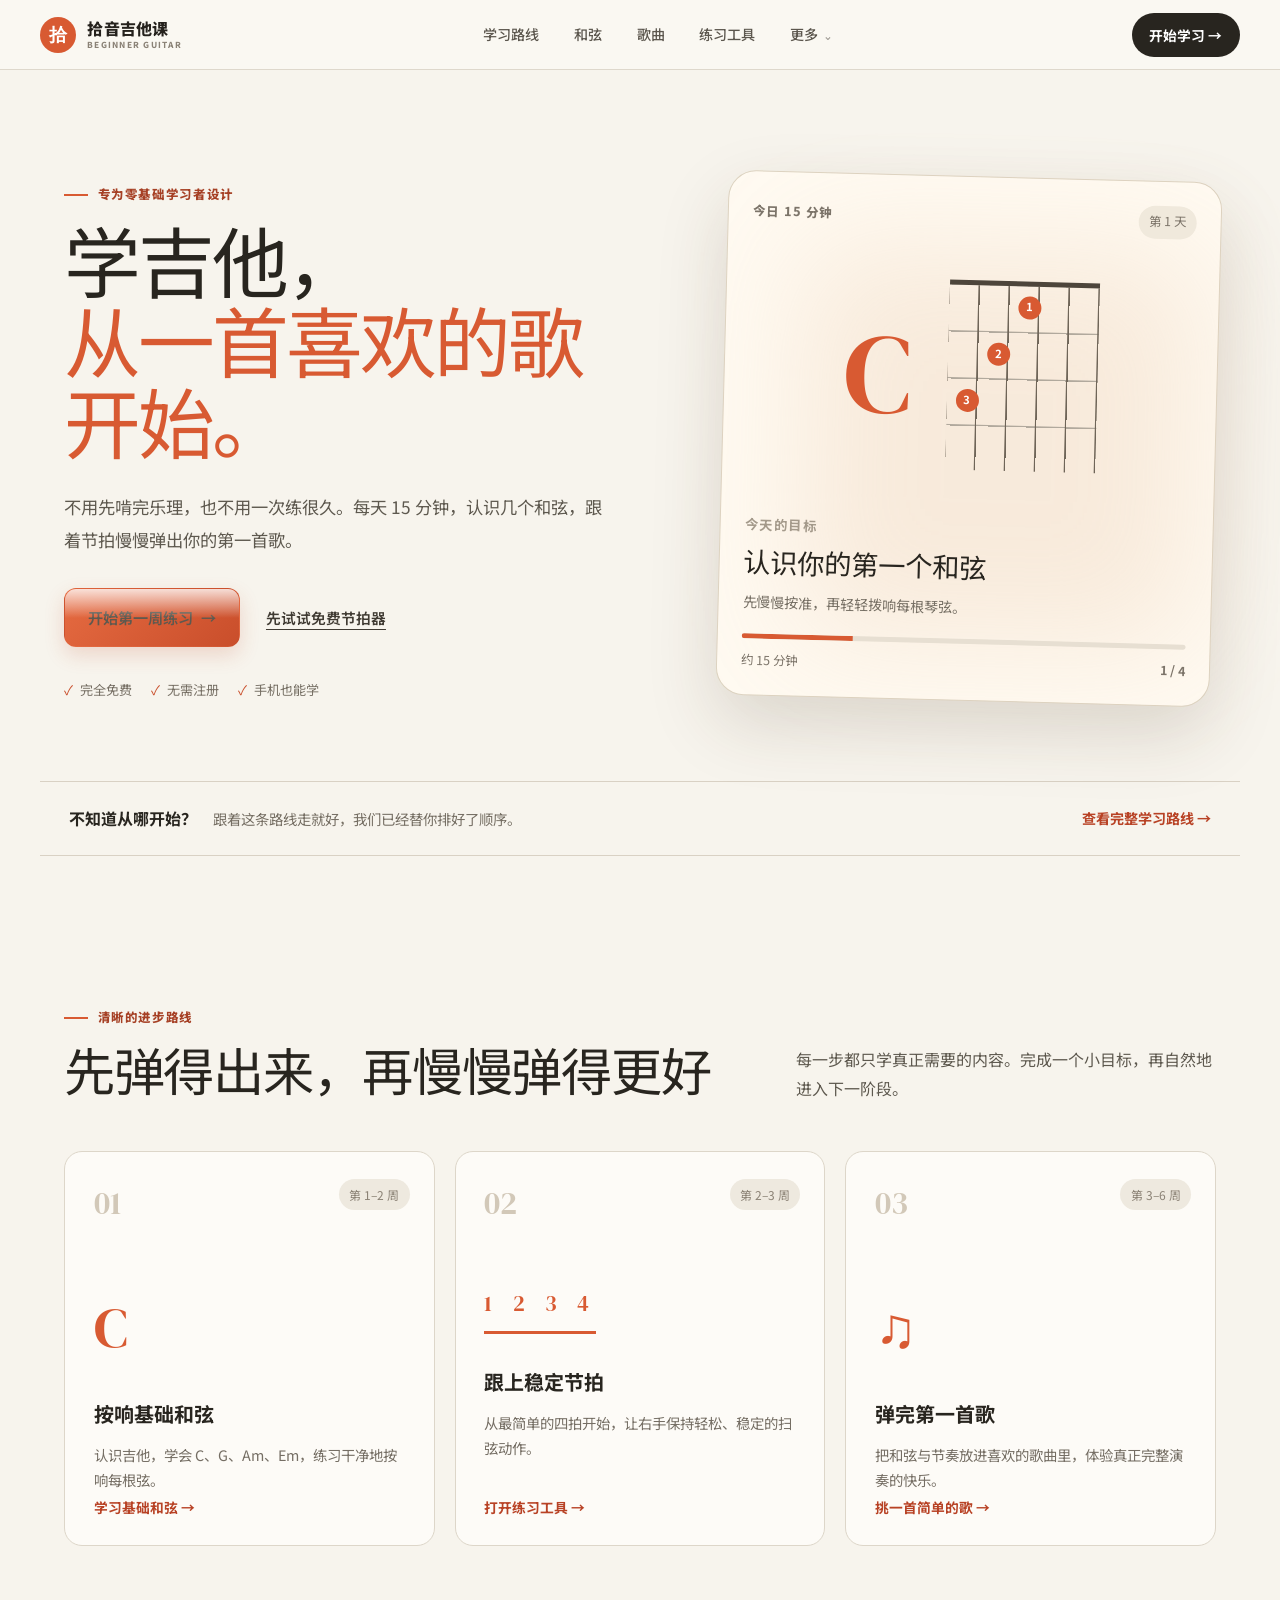
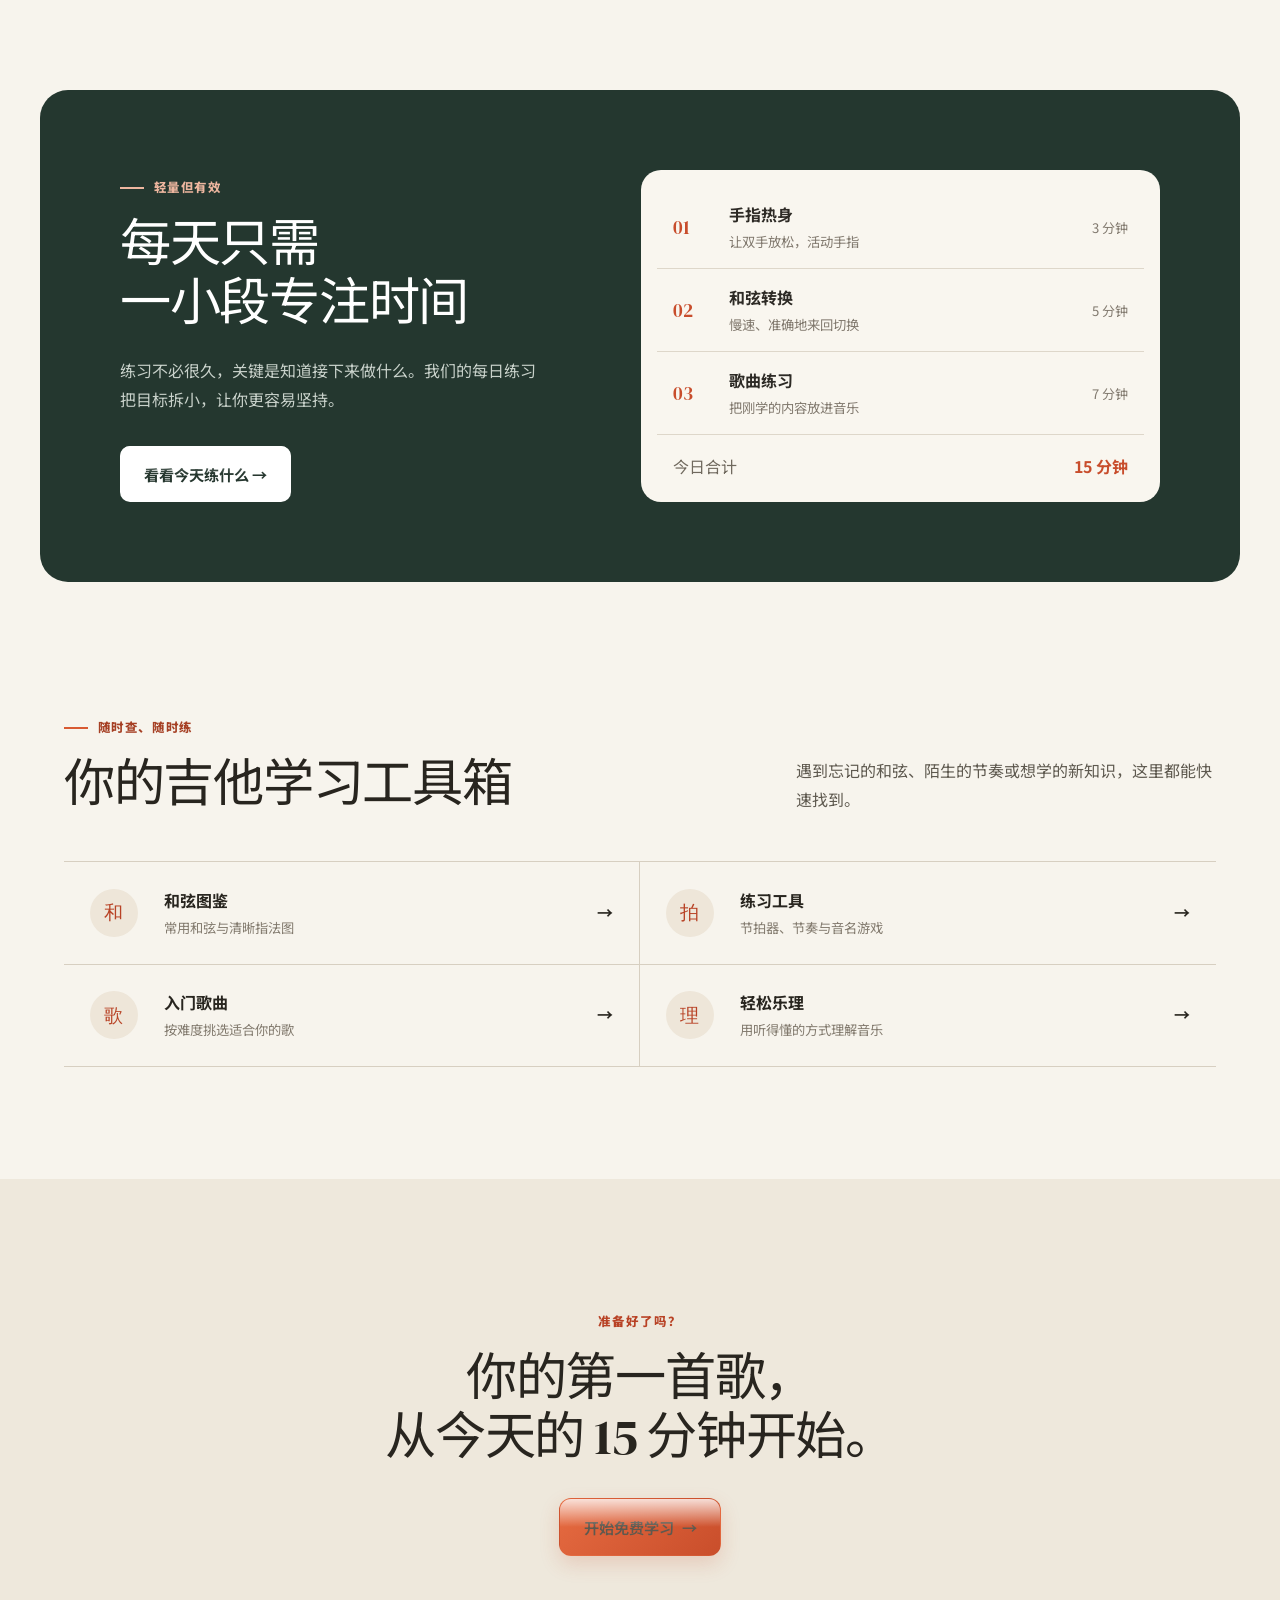
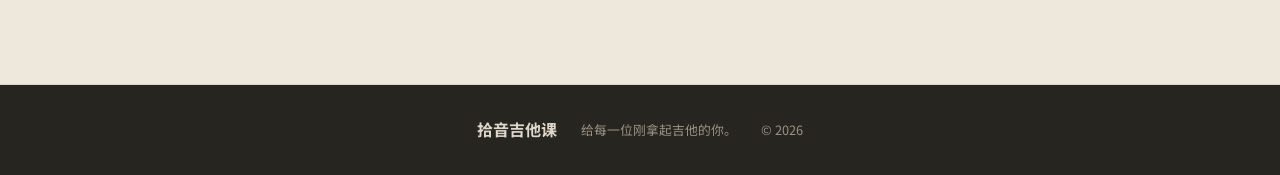
<file: index.html>
<!DOCTYPE html>
<html lang="zh-CN">
<head>
  <meta charset="UTF-8">
  <meta name="viewport" content="width=device-width, initial-scale=1.0">
  <link rel="icon" href="data:,">
  <title>拾音吉他课｜零基础也能轻松开始</title>
  <meta name="description" content="为吉他初学者设计的免费学习指南。从调音、和弦到完整弹唱，每天15分钟，沿着清晰路线稳步进步。">
  <link rel="stylesheet" href="css/style.css?v=12">
  <link rel="preconnect" href="https://fonts.googleapis.com">
  <link rel="preconnect" href="https://fonts.gstatic.com" crossorigin>
  <link href="https://fonts.googleapis.com/css2?family=Noto+Sans+SC:wght@400;500;600;700;800&family=DM+Serif+Display&display=swap" rel="stylesheet">
</head>
<body class="home-page">
  <main>
    <section class="home-hero">
      <div class="home-hero__copy">
        <span class="eyebrow"><span></span> 专为零基础学习者设计</span>
        <h1>学吉他，<br><em>从一首喜欢的歌开始。</em></h1>
        <p class="home-hero__lead">不用先啃完乐理，也不用一次练很久。每天 15 分钟，认识几个和弦，跟着节拍慢慢弹出你的第一首歌。</p>
        <div class="home-actions">
          <a class="btn btn-primary btn-large" href="roadmap.html">开始第一周练习 <span>→</span></a>
          <a class="text-link" href="practice-tools.html">先试试免费节拍器</a>
        </div>
        <ul class="hero-promises" aria-label="课程特点">
          <li><span>✓</span> 完全免费</li>
          <li><span>✓</span> 无需注册</li>
          <li><span>✓</span> 手机也能学</li>
        </ul>
      </div>

      <div class="lesson-preview" aria-label="今日练习预览">
        <div class="preview-top">
          <span class="preview-label">今日 15 分钟</span>
          <span class="preview-count">第 1 天</span>
        </div>
        <div class="chord-visual" aria-hidden="true">
          <div class="chord-name">C</div>
          <div class="mini-fretboard">
            <i></i><i></i><i></i><i></i><i></i>
            <b style="--x:3;--y:1">1</b>
            <b style="--x:2;--y:2">2</b>
            <b style="--x:1;--y:3">3</b>
          </div>
        </div>
        <div class="preview-copy">
          <small>今天的目标</small>
          <h2>认识你的第一个和弦</h2>
          <p>先慢慢按准，再轻轻拨响每根琴弦。</p>
        </div>
        <div class="progress-line"><span></span></div>
        <div class="preview-footer"><span>约 15 分钟</span><strong>1 / 4</strong></div>
      </div>
    </section>

    <section class="beginner-strip">
      <div><strong>不知道从哪开始？</strong><span>跟着这条路线走就好，我们已经替你排好了顺序。</span></div>
      <a href="roadmap.html">查看完整学习路线 →</a>
    </section>

    <section class="home-section">
      <div class="home-heading">
        <div>
          <span class="eyebrow"><span></span> 清晰的进步路线</span>
          <h2>先弹得出来，再慢慢弹得更好</h2>
        </div>
        <p>每一步都只学真正需要的内容。完成一个小目标，再自然地进入下一阶段。</p>
      </div>
      <div class="journey-grid">
        <a href="chords.html" class="journey-card">
          <span class="journey-number">01</span>
          <span class="journey-time">第 1–2 周</span>
          <div class="journey-icon">C</div>
          <h3>按响基础和弦</h3>
          <p>认识吉他，学会 C、G、Am、Em，练习干净地按响每根弦。</p>
          <b>学习基础和弦 →</b>
        </a>
        <a href="practice-tools.html" class="journey-card">
          <span class="journey-number">02</span>
          <span class="journey-time">第 2–3 周</span>
          <div class="journey-icon journey-icon--rhythm">1 2 3 4</div>
          <h3>跟上稳定节拍</h3>
          <p>从最简单的四拍开始，让右手保持轻松、稳定的扫弦动作。</p>
          <b>打开练习工具 →</b>
        </a>
        <a href="songs.html" class="journey-card">
          <span class="journey-number">03</span>
          <span class="journey-time">第 3–6 周</span>
          <div class="journey-icon">♫</div>
          <h3>弹完第一首歌</h3>
          <p>把和弦与节奏放进喜欢的歌曲里，体验真正完整演奏的快乐。</p>
          <b>挑一首简单的歌 →</b>
        </a>
      </div>
    </section>

    <section class="daily-section">
      <div class="daily-copy">
        <span class="eyebrow eyebrow--light"><span></span> 轻量但有效</span>
        <h2>每天只需<br>一小段专注时间</h2>
        <p>练习不必很久，关键是知道接下来做什么。我们的每日练习把目标拆小，让你更容易坚持。</p>
        <a class="btn btn-light" href="roadmap.html">看看今天练什么 →</a>
      </div>
      <div class="routine-card">
        <div class="routine-row"><span>01</span><div><strong>手指热身</strong><small>让双手放松，活动手指</small></div><time>3 分钟</time></div>
        <div class="routine-row"><span>02</span><div><strong>和弦转换</strong><small>慢速、准确地来回切换</small></div><time>5 分钟</time></div>
        <div class="routine-row"><span>03</span><div><strong>歌曲练习</strong><small>把刚学的内容放进音乐</small></div><time>7 分钟</time></div>
        <div class="routine-total"><span>今日合计</span><strong>15 分钟</strong></div>
      </div>
    </section>

    <section class="resource-section">
      <div class="home-heading">
        <div><span class="eyebrow"><span></span> 随时查、随时练</span><h2>你的吉他学习工具箱</h2></div>
        <p>遇到忘记的和弦、陌生的节奏或想学的新知识，这里都能快速找到。</p>
      </div>
      <div class="resource-grid">
        <a href="chords.html"><span>和</span><div><h3>和弦图鉴</h3><p>常用和弦与清晰指法图</p></div><b>→</b></a>
        <a href="practice-tools.html"><span>拍</span><div><h3>练习工具</h3><p>节拍器、节奏与音名游戏</p></div><b>→</b></a>
        <a href="songs.html"><span>歌</span><div><h3>入门歌曲</h3><p>按难度挑选适合你的歌</p></div><b>→</b></a>
        <a href="theory.html"><span>理</span><div><h3>轻松乐理</h3><p>用听得懂的方式理解音乐</p></div><b>→</b></a>
      </div>
    </section>

    <section class="final-cta">
      <span>准备好了吗？</span>
      <h2>你的第一首歌，<br>从今天的 15 分钟开始。</h2>
      <a class="btn btn-primary btn-large" href="roadmap.html">开始免费学习 <span>→</span></a>
    </section>
  </main>
  <footer class="footer home-footer"><strong>拾音吉他课</strong><p>给每一位刚拿起吉他的你。</p><span>© 2026</span></footer>
  <script src="js/nav.js?v=7"></script>
</body>
</html>
</file>
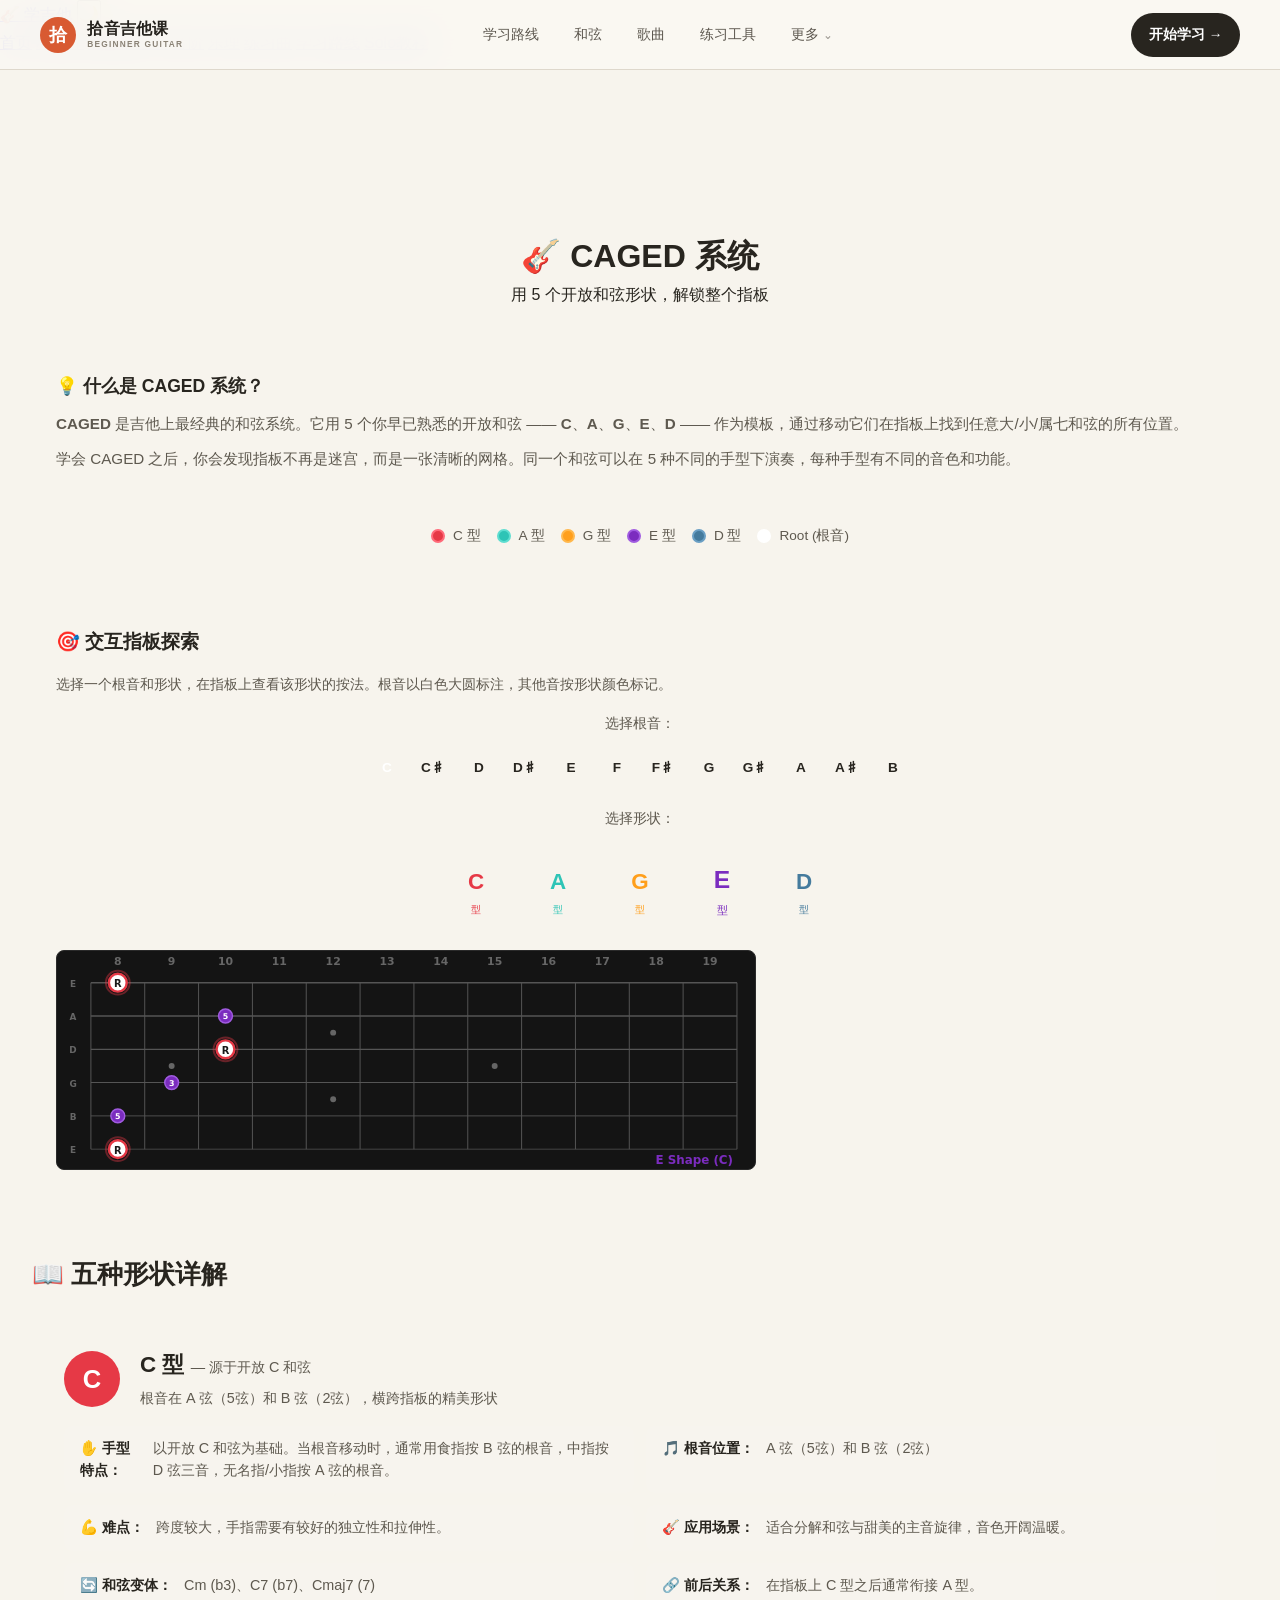
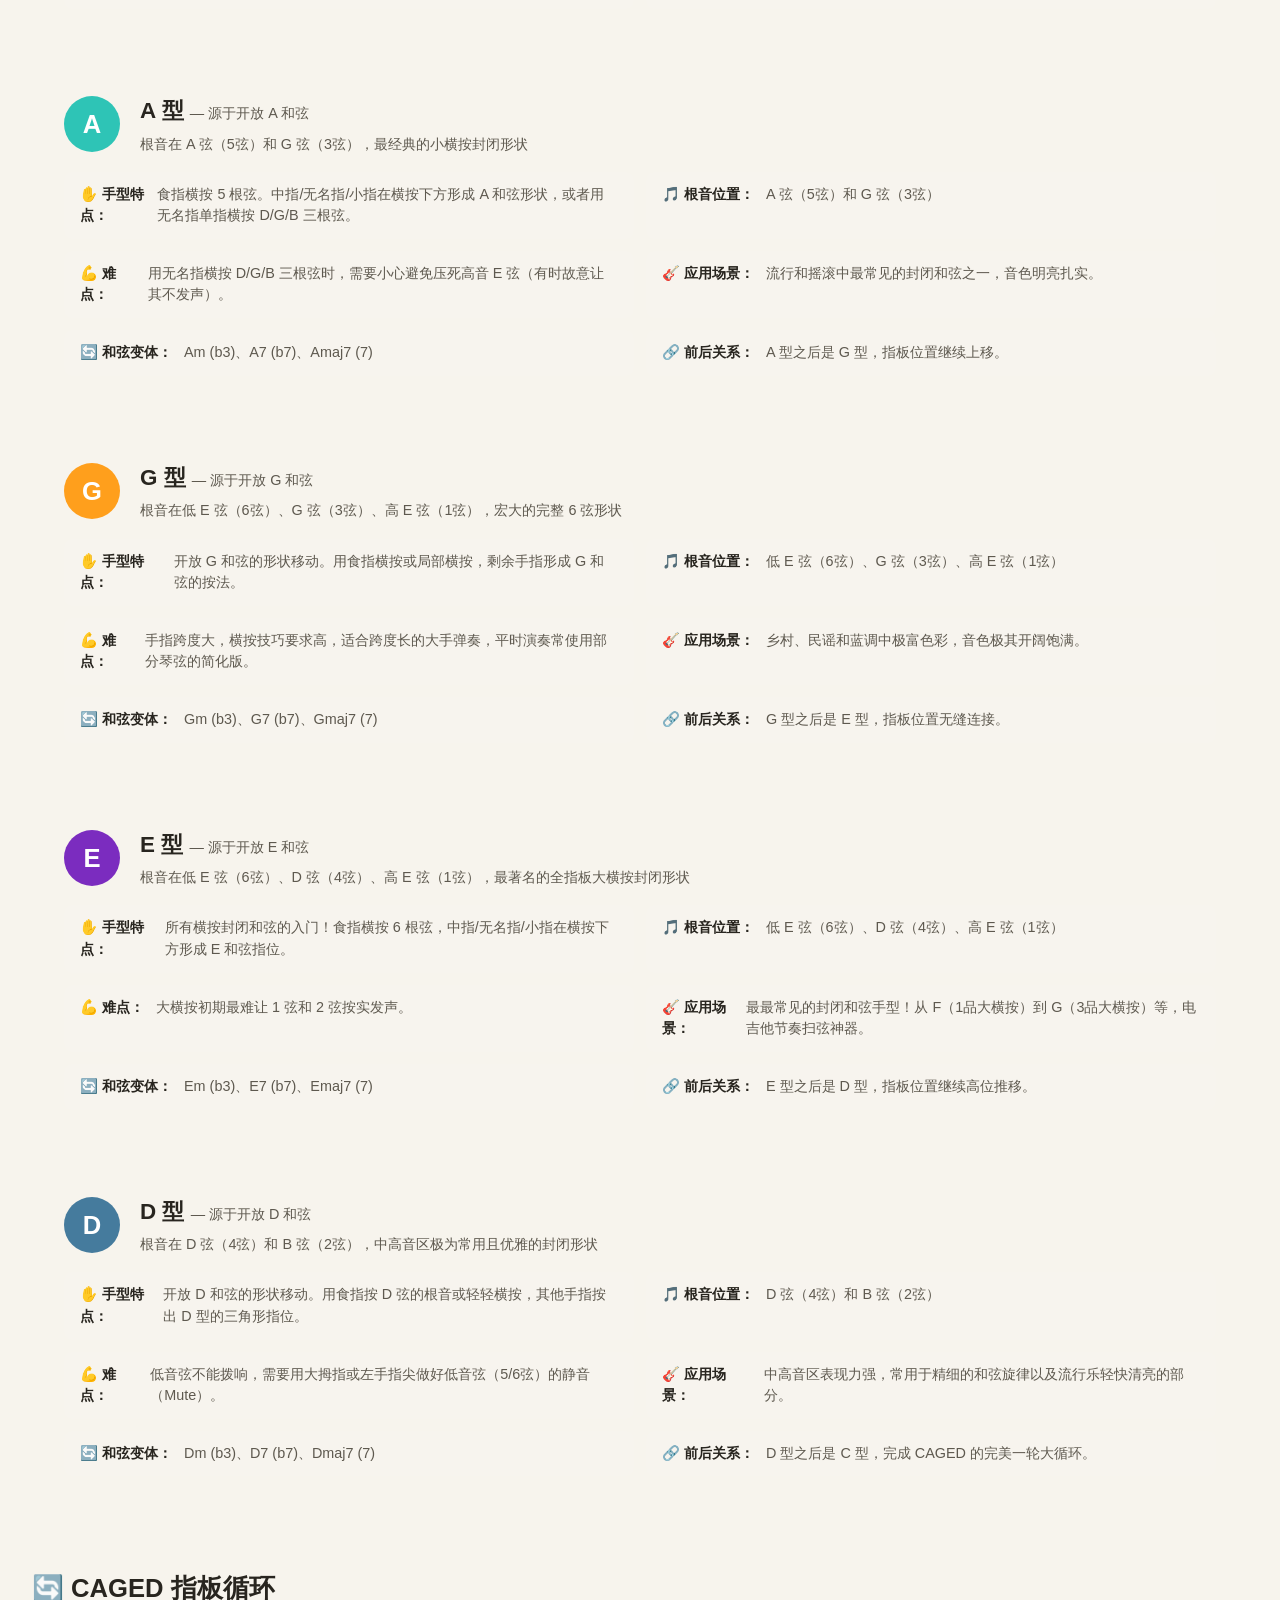
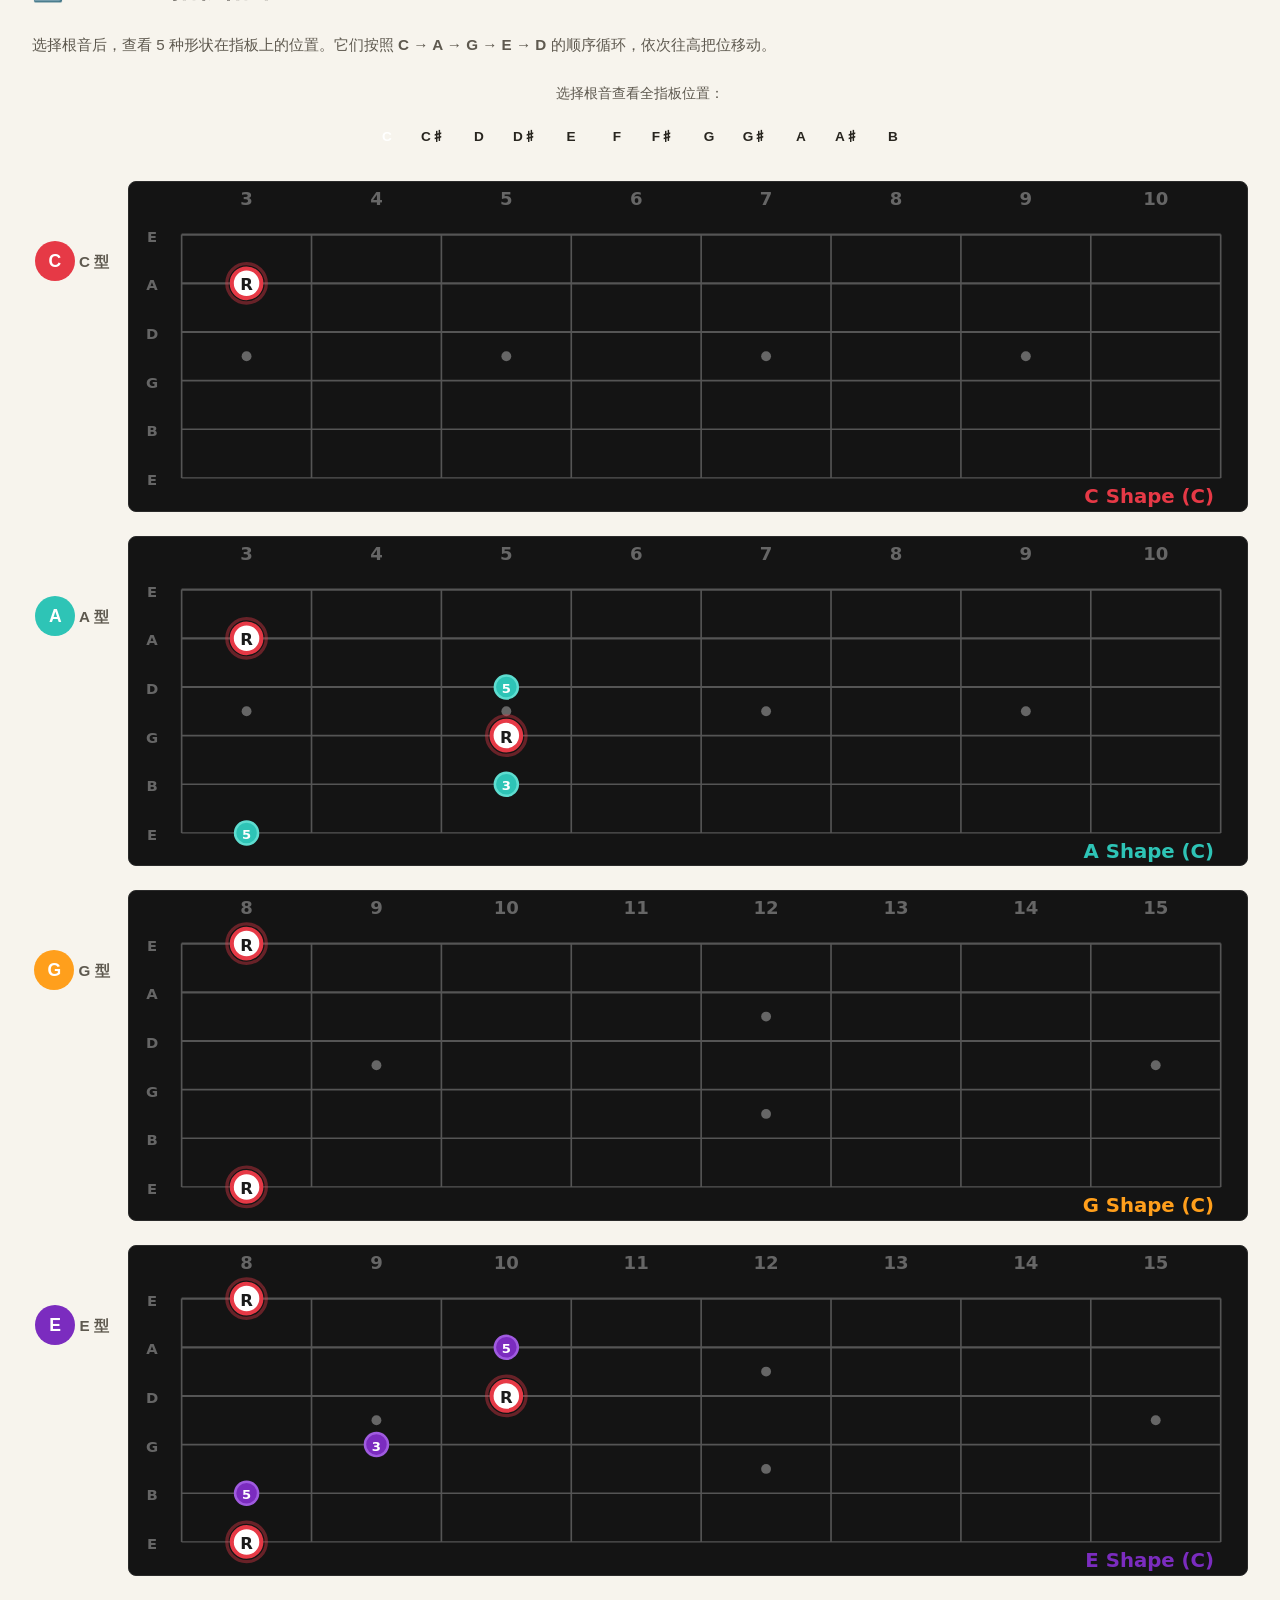
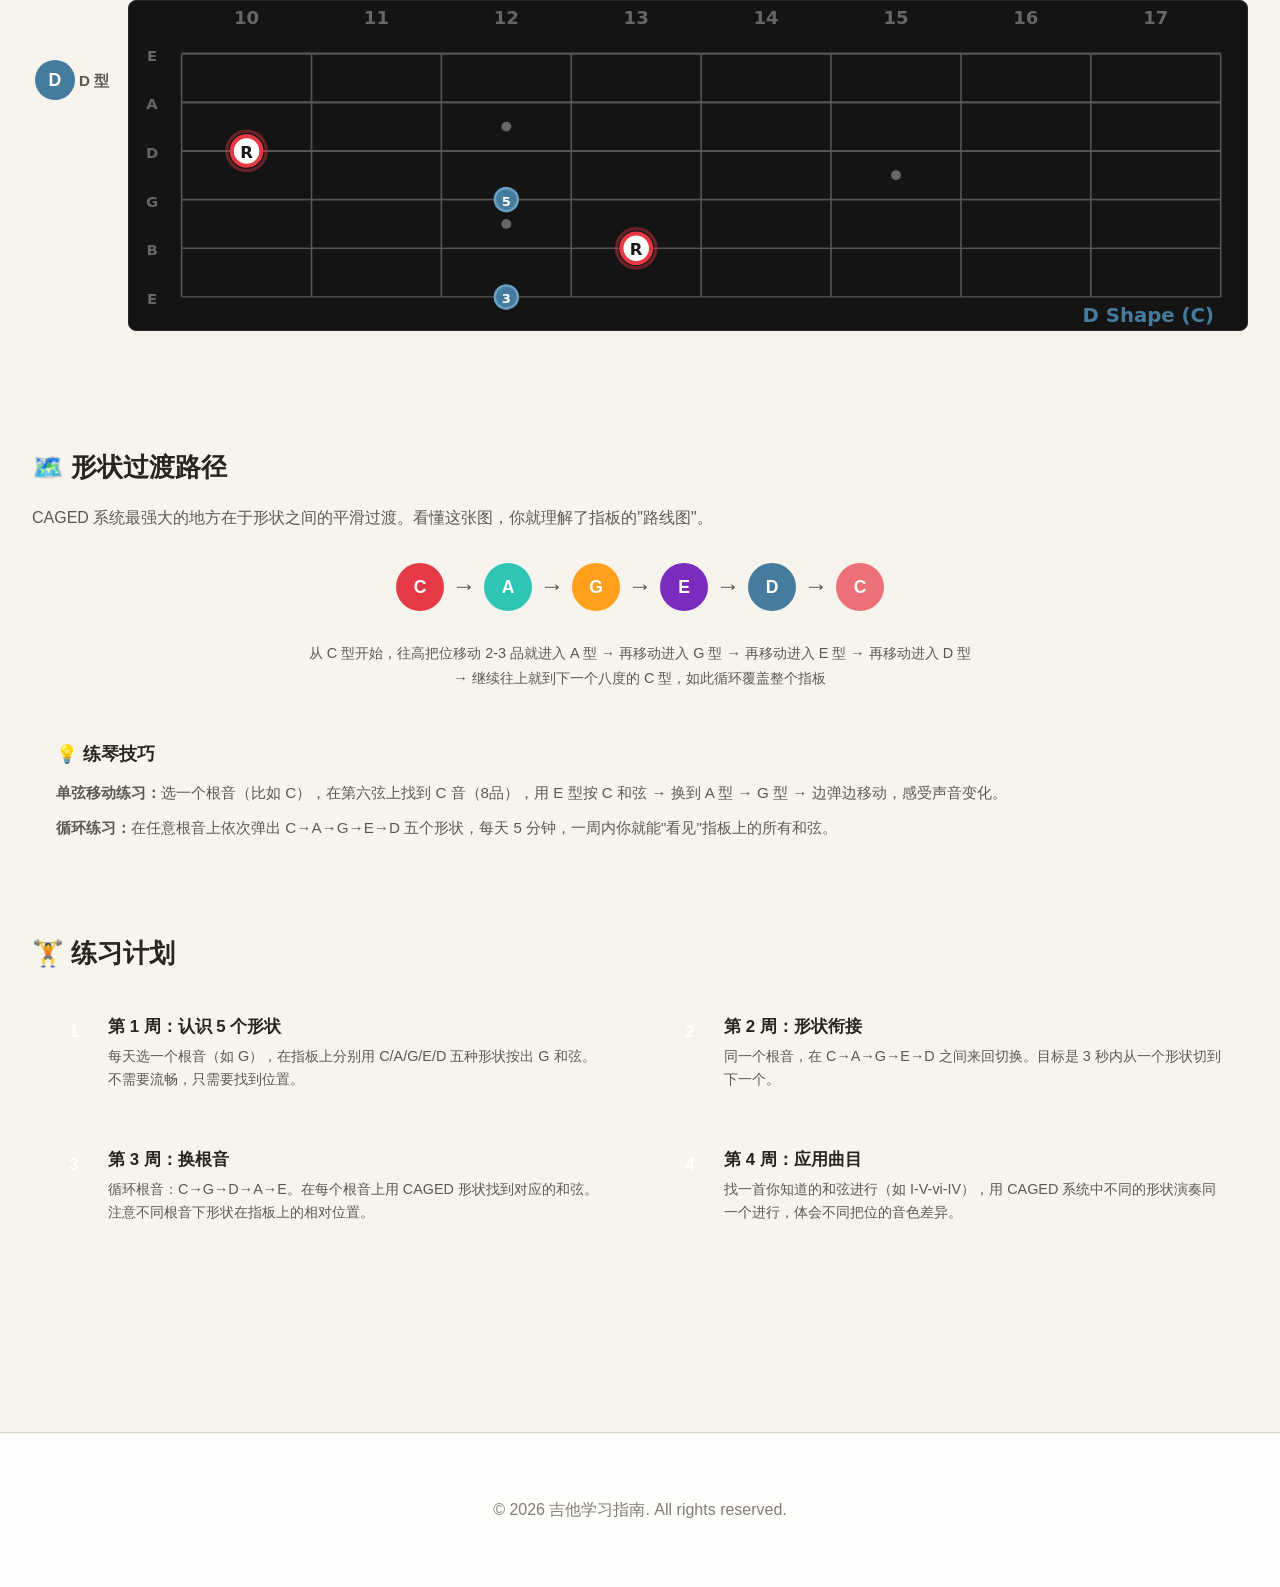
<file: caged.html>
<!DOCTYPE html>
<html lang="zh-CN">
<head>
  <meta charset="UTF-8">
  <meta name="viewport" content="width=device-width, initial-scale=1.0">
  <link rel="icon" href="data:,">
  <title>CAGED 系统 | 学吉他</title>
  <link rel="stylesheet" href="css/style.css">
  <style>
    /* --- CAGED System Page Styles --- */

    /* Intro section */
    .caged-intro {
      max-width: 1600px;
      margin: 0 auto;
      padding: 0 2rem 2.5rem;
    }

    .caged-intro h2 {
      font-size: 1.6rem;
      font-weight: 700;
      margin: 32px 0 16px;
      color: var(--text-primary);
    }

    .caged-intro p {
      font-size: 1rem;
      color: var(--text-secondary);
      line-height: 1.8;
      margin-bottom: 16px;
    }

    .caged-intro .highlight-box {
      background: var(--card-bg);
      border: 1px solid var(--card-border);
      border-radius: var(--radius);
      padding: 24px;
      margin: 20px 0;
    }

    .caged-intro .highlight-box h4 {
      font-size: 1.1rem;
      margin-bottom: 10px;
      color: var(--accent);
    }

    .caged-intro .highlight-box p {
      margin-bottom: 8px;
      font-size: 0.95rem;
    }

    /* Shape selector */
    .shape-selector {
      display: flex;
      gap: 10px;
      justify-content: center;
      flex-wrap: wrap;
      margin: 24px 0;
    }

    .shape-btn {
      display: flex;
      flex-direction: column;
      align-items: center;
      justify-content: center;
      width: 72px;
      height: 72px;
      border-radius: 50%;
      border: 3px solid var(--card-border);
      background: var(--card-bg);
      color: var(--text-primary);
      font-size: 1.4rem;
      font-weight: 800;
      cursor: pointer;
      transition: all var(--transition);
    }

    .shape-btn:hover {
      transform: scale(1.1);
    }

    .shape-btn .shape-sub {
      font-size: 0.6rem;
      font-weight: 500;
      margin-top: 2px;
    }

    .shape-btn.active {
      border-color: currentColor;
      box-shadow: 0 0 20px rgba(255,255,255,0.1);
      transform: scale(1.1);
    }

    /* Root note selector */
    .root-selector {
      display: flex;
      gap: 6px;
      justify-content: center;
      flex-wrap: wrap;
      margin: 12px 0 20px;
    }

    .root-btn {
      width: 40px;
      height: 40px;
      border-radius: 50%;
      border: 2px solid var(--card-border);
      background: var(--card-bg);
      color: var(--text-primary);
      font-size: 0.85rem;
      font-weight: 600;
      cursor: pointer;
      transition: all var(--transition);
    }

    .root-btn:hover {
      border-color: var(--accent);
      color: var(--accent);
    }

    .root-btn.active {
      border-color: var(--accent);
      background: var(--accent);
      color: #fff;
    }

    /* Fretboard container */
    .fretboard-display {
      max-width: 1600px;
      margin: 0 auto;
      padding: 0 2rem 2.5rem;
    }

    .fretboard-display .fb-card {
      background: var(--card-bg);
      border: 1px solid var(--card-border);
      border-radius: var(--radius);
      padding: 24px;
      margin-bottom: 20px;
    }

    .fretboard-display .fb-card h3 {
      font-size: 1.2rem;
      margin-bottom: 16px;
      color: var(--text-primary);
    }

    .fretboard-display .fb-card .fb-description {
      font-size: 0.9rem;
      color: var(--text-secondary);
      margin-bottom: 16px;
    }

    .fretboard-display .fb-card svg {
      background: #141414;
      border-radius: 8px;
      border: 1px solid #2a2a2a;
    }

    /* All positions overview */
    .caged-overview {
      max-width: 1600px;
      margin: 0 auto;
      padding: 0 2rem 3.75rem;
    }

    .caged-overview h2 {
      font-size: 1.6rem;
      font-weight: 700;
      margin-bottom: 24px;
      color: var(--text-primary);
    }

    .caged-row {
      display: flex;
      gap: 16px;
      align-items: flex-start;
      margin-bottom: 24px;
    }

    .caged-row-label {
      flex: 0 0 80px;
      text-align: center;
      padding-top: 60px;
      font-weight: 600;
      color: var(--text-secondary);
      font-size: 0.95rem;
    }

    .caged-row-label .shape-badge {
      display: inline-block;
      width: 40px;
      height: 40px;
      line-height: 40px;
      border-radius: 50%;
      color: #fff;
      font-weight: 800;
      font-size: 1.1rem;
      margin-bottom: 6px;
    }

    .caged-fretboard {
      flex: 1;
    }

    .caged-fretboard svg {
      background: #141414;
      border-radius: 8px;
      border: 1px solid #2a2a2a;
      width: 100%;
      height: auto;
    }

    /* Practice section */
    .practice-tips {
      max-width: 1600px;
      margin: 0 auto;
      padding: 0 2rem 3.75rem;
    }

    .practice-tips h2 {
      font-size: 1.6rem;
      font-weight: 700;
      margin-bottom: 20px;
      color: var(--text-primary);
    }

    .practice-tips .tip-grid {
      display: grid;
      grid-template-columns: 1fr;
      gap: 16px;
    }

    .practice-tips .tip-card {
      background: var(--card-bg);
      border: 1px solid var(--card-border);
      border-radius: var(--radius);
      padding: 20px 24px;
      display: flex;
      gap: 16px;
      align-items: flex-start;
    }

    .practice-tips .tip-card .tip-num {
      flex: 0 0 36px;
      height: 36px;
      line-height: 36px;
      text-align: center;
      background: var(--accent);
      color: #fff;
      border-radius: 50%;
      font-weight: 700;
      font-size: 1rem;
    }

    .practice-tips .tip-card .tip-content h4 {
      font-size: 1.05rem;
      margin-bottom: 4px;
      color: var(--text-primary);
    }

    .practice-tips .tip-card .tip-content p {
      font-size: 0.9rem;
      color: var(--text-secondary);
      line-height: 1.6;
    }

    @media (min-width: 768px) {
      .practice-tips .tip-grid {
        grid-template-columns: repeat(2, 1fr);
      }
    }

    /* Shape legend */
    .shape-legend {
      display: flex;
      gap: 16px;
      flex-wrap: wrap;
      justify-content: center;
      margin: 16px 0;
    }

    .shape-legend-item {
      display: flex;
      align-items: center;
      gap: 8px;
      font-size: 0.85rem;
      color: var(--text-secondary);
    }

    .shape-legend-item .legend-dot {
      width: 14px;
      height: 14px;
      border-radius: 50%;
      border: 2px solid transparent;
    }

    /* Shape detail card */
    .shape-detail {
      max-width: 1600px;
      margin: 0 auto;
      padding: 0 2rem 2.5rem;
    }

    .shape-detail-card {
      background: var(--card-bg);
      border: 1px solid var(--card-border);
      border-radius: var(--radius);
      padding: 32px;
      margin-bottom: 20px;
    }

    .shape-detail-card .shape-header {
      display: flex;
      gap: 20px;
      align-items: center;
      margin-bottom: 16px;
    }

    .shape-detail-card .shape-badge-lg {
      width: 56px;
      height: 56px;
      line-height: 56px;
      text-align: center;
      border-radius: 50%;
      color: #fff;
      font-weight: 800;
      font-size: 1.6rem;
      flex-shrink: 0;
    }

    .shape-detail-card .shape-header-text h3 {
      font-size: 1.4rem;
      font-weight: 700;
      margin-bottom: 4px;
    }

    .shape-detail-card .shape-header-text p {
      font-size: 0.9rem;
      color: var(--text-secondary);
    }

    .shape-detail-card .shape-notes {
      display: grid;
      grid-template-columns: 1fr;
      gap: 12px;
    }

    .shape-detail-card .shape-notes li {
      display: flex;
      gap: 12px;
      align-items: flex-start;
      padding: 12px 16px;
      background: rgba(255,255,255,0.03);
      border-radius: 8px;
      font-size: 0.9rem;
      color: var(--text-secondary);
      line-height: 1.5;
    }

    .shape-detail-card .shape-notes li strong {
      color: var(--text-primary);
    }

    @media (min-width: 768px) {
      .shape-detail-card .shape-notes {
        grid-template-columns: repeat(2, 1fr);
      }
    }

    /* Transition map */
    .transition-map {
      max-width: 800px;
      margin: 30px auto;
      display: flex;
      align-items: center;
      justify-content: center;
      flex-wrap: wrap;
      gap: 8px;
    }

    .transition-map .tm-shape {
      width: 48px;
      height: 48px;
      line-height: 48px;
      text-align: center;
      border-radius: 50%;
      color: #fff;
      font-weight: 800;
      font-size: 1.1rem;
    }

    .transition-map .tm-arrow {
      font-size: 1.5rem;
      color: var(--text-secondary);
    }
  </style>
</head>
<body>

  <!-- ===== Navigation ===== -->
  <nav class="navbar">
    <div class="container">
      <a href="index.html" class="logo">🎸 学吉他</a>
      <button class="theme-toggle" aria-label="切换主题" onclick="toggleTheme()">🌙</button>
      <button class="hamburger" aria-label="菜单">
        <span></span>
        <span></span>
        <span></span>
      </button>
      <div class="nav-links">
        <a href="index.html">首页</a>
        <a href="chords.html">和弦库</a>
        <a href="chord-mastery.html">突破前三品</a>
        <a href="scales.html">音阶</a>
        <a href="theory.html">乐理</a>
        <a href="songs.html">练习曲</a>
        <a href="roadmap.html">学习路线</a>
        <a href="solo.html">Solo教程</a>
      </div>
    </div>
  </nav>

  <!-- ===== Page Content ===== -->
  <div class="page-content">

    <!-- Page Header -->
    <header class="page-header">
      <h1>🎸 CAGED 系统</h1>
      <p>用 5 个开放和弦形状，解锁整个指板</p>
    </header>

    <!-- Intro -->
    <section class="caged-intro">
      <div class="highlight-box">
        <h4>💡 什么是 CAGED 系统？</h4>
        <p><strong>CAGED</strong> 是吉他上最经典的和弦系统。它用 5 个你早已熟悉的开放和弦 —— <strong>C</strong>、<strong>A</strong>、<strong>G</strong>、<strong>E</strong>、<strong>D</strong> —— 作为模板，通过移动它们在指板上找到任意大/小/属七和弦的所有位置。</p>
        <p>学会 CAGED 之后，你会发现指板不再是迷宫，而是一张清晰的网格。同一个和弦可以在 5 种不同的手型下演奏，每种手型有不同的音色和功能。</p>
      </div>

      <!-- Shape Legend -->
      <div class="shape-legend">
        <div class="shape-legend-item">
          <div class="legend-dot" style="background:#e63946;border-color:#ff6b7a;"></div>
          <span>C 型</span>
        </div>
        <div class="shape-legend-item">
          <div class="legend-dot" style="background:#2ec4b6;border-color:#5eddd0;"></div>
          <span>A 型</span>
        </div>
        <div class="shape-legend-item">
          <div class="legend-dot" style="background:#ff9f1c;border-color:#ffb84d;"></div>
          <span>G 型</span>
        </div>
        <div class="shape-legend-item">
          <div class="legend-dot" style="background:#7b2cbf;border-color:#a05be0;"></div>
          <span>E 型</span>
        </div>
        <div class="shape-legend-item">
          <div class="legend-dot" style="background:#457b9d;border-color:#6a9fc4;"></div>
          <span>D 型</span>
        </div>
        <div class="shape-legend-item">
          <div class="legend-dot" style="background:#fff;border:#e63946;"></div>
          <span>Root (根音)</span>
        </div>
      </div>
    </section>

    <!-- Interactive Shape Viewer -->
    <section class="fretboard-display">
      <div class="fb-card">
        <h3>🎯 交互指板探索</h3>
        <p class="fb-description">选择一个根音和形状，在指板上查看该形状的按法。根音以白色大圆标注，其他音按形状颜色标记。</p>

        <!-- Root note selector -->
        <div style="text-align:center;margin-bottom:8px;color:var(--text-secondary);font-size:0.9rem;">选择根音：</div>
        <div class="root-selector" id="rootSelector">
        </div>

        <!-- Shape selector -->
        <div style="text-align:center;margin-bottom:8px;color:var(--text-secondary);font-size:0.9rem;margin-top:12px;">选择形状：</div>
        <div class="shape-selector" id="shapeSelector">
        </div>

        <!-- Fretboard -->
        <div id="interactiveFretboard" style="margin-top:16px;"></div>
      </div>
    </section>

    <!-- Shape Detail Cards -->
    <section class="shape-detail" id="shapeDetail">
      <h2 style="font-size:1.6rem;font-weight:700;margin-bottom:20px;color:var(--text-primary);">📖 五种形状详解</h2>

      <!-- C Shape -->
      <div class="shape-detail-card" id="detail-C">
        <div class="shape-header">
          <div class="shape-badge-lg" style="background:#e63946;">C</div>
          <div class="shape-header-text">
            <h3>C 型 <span style="font-size:0.9rem;font-weight:400;color:var(--text-secondary);">— 源于开放 C 和弦</span></h3>
            <p>根音在 A 弦（5弦）和 B 弦（2弦），横跨指板的精美形状</p>
          </div>
        </div>
        <ul class="shape-notes">
          <li><strong>✋ 手型特点：</strong>以开放 C 和弦为基础。当根音移动时，通常用食指按 B 弦的根音，中指按 D 弦三音，无名指/小指按 A 弦的根音。</li>
          <li><strong>🎵 根音位置：</strong>A 弦（5弦）和 B 弦（2弦）</li>
          <li><strong>💪 难点：</strong>跨度较大，手指需要有较好的独立性和拉伸性。</li>
          <li><strong>🎸 应用场景：</strong>适合分解和弦与甜美的主音旋律，音色开阔温暖。</li>
          <li><strong>🔄 和弦变体：</strong>Cm (b3)、C7 (b7)、Cmaj7 (7)</li>
          <li><strong>🔗 前后关系：</strong>在指板上 C 型之后通常衔接 A 型。</li>
        </ul>
      </div>

      <!-- A Shape -->
      <div class="shape-detail-card" id="detail-A">
        <div class="shape-header">
          <div class="shape-badge-lg" style="background:#2ec4b6;">A</div>
          <div class="shape-header-text">
            <h3>A 型 <span style="font-size:0.9rem;font-weight:400;color:var(--text-secondary);">— 源于开放 A 和弦</span></h3>
            <p>根音在 A 弦（5弦）和 G 弦（3弦），最经典的小横按封闭形状</p>
          </div>
        </div>
        <ul class="shape-notes">
          <li><strong>✋ 手型特点：</strong>食指横按 5 根弦。中指/无名指/小指在横按下方形成 A 和弦形状，或者用无名指单指横按 D/G/B 三根弦。</li>
          <li><strong>🎵 根音位置：</strong>A 弦（5弦）和 G 弦（3弦）</li>
          <li><strong>💪 难点：</strong>用无名指横按 D/G/B 三根弦时，需要小心避免压死高音 E 弦（有时故意让其不发声）。</li>
          <li><strong>🎸 应用场景：</strong>流行和摇滚中最常见的封闭和弦之一，音色明亮扎实。</li>
          <li><strong>🔄 和弦变体：</strong>Am (b3)、A7 (b7)、Amaj7 (7)</li>
          <li><strong>🔗 前后关系：</strong>A 型之后是 G 型，指板位置继续上移。</li>
        </ul>
      </div>

      <!-- G Shape -->
      <div class="shape-detail-card" id="detail-G">
        <div class="shape-header">
          <div class="shape-badge-lg" style="background:#ff9f1c;">G</div>
          <div class="shape-header-text">
            <h3>G 型 <span style="font-size:0.9rem;font-weight:400;color:var(--text-secondary);">— 源于开放 G 和弦</span></h3>
            <p>根音在低 E 弦（6弦）、G 弦（3弦）、高 E 弦（1弦），宏大的完整 6 弦形状</p>
          </div>
        </div>
        <ul class="shape-notes">
          <li><strong>✋ 手型特点：</strong>开放 G 和弦的形状移动。用食指横按或局部横按，剩余手指形成 G 和弦的按法。</li>
          <li><strong>🎵 根音位置：</strong>低 E 弦（6弦）、G 弦（3弦）、高 E 弦（1弦）</li>
          <li><strong>💪 难点：</strong>手指跨度大，横按技巧要求高，适合跨度长的大手弹奏，平时演奏常使用部分琴弦的简化版。</li>
          <li><strong>🎸 应用场景：</strong>乡村、民谣和蓝调中极富色彩，音色极其开阔饱满。</li>
          <li><strong>🔄 和弦变体：</strong>Gm (b3)、G7 (b7)、Gmaj7 (7)</li>
          <li><strong>🔗 前后关系：</strong>G 型之后是 E 型，指板位置无缝连接。</li>
        </ul>
      </div>

      <!-- E Shape -->
      <div class="shape-detail-card" id="detail-E">
        <div class="shape-header">
          <div class="shape-badge-lg" style="background:#7b2cbf;">E</div>
          <div class="shape-header-text">
            <h3>E 型 <span style="font-size:0.9rem;font-weight:400;color:var(--text-secondary);">— 源于开放 E 和弦</span></h3>
            <p>根音在低 E 弦（6弦）、D 弦（4弦）、高 E 弦（1弦），最著名的全指板大横按封闭形状</p>
          </div>
        </div>
        <ul class="shape-notes">
          <li><strong>✋ 手型特点：</strong>所有横按封闭和弦的入门！食指横按 6 根弦，中指/无名指/小指在横按下方形成 E 和弦指位。</li>
          <li><strong>🎵 根音位置：</strong>低 E 弦（6弦）、D 弦（4弦）、高 E 弦（1弦）</li>
          <li><strong>💪 难点：</strong>大横按初期最难让 1 弦和 2 弦按实发声。</li>
          <li><strong>🎸 应用场景：</strong>最最常见的封闭和弦手型！从 F（1品大横按）到 G（3品大横按）等，电吉他节奏扫弦神器。</li>
          <li><strong>🔄 和弦变体：</strong>Em (b3)、E7 (b7)、Emaj7 (7)</li>
          <li><strong>🔗 前后关系：</strong>E 型之后是 D 型，指板位置继续高位推移。</li>
        </ul>
      </div>

      <!-- D Shape -->
      <div class="shape-detail-card" id="detail-D">
        <div class="shape-header">
          <div class="shape-badge-lg" style="background:#457b9d;">D</div>
          <div class="shape-header-text">
            <h3>D 型 <span style="font-size:0.9rem;font-weight:400;color:var(--text-secondary);">— 源于开放 D 和弦</span></h3>
            <p>根音在 D 弦（4弦）和 B 弦（2弦），中高音区极为常用且优雅的封闭形状</p>
          </div>
        </div>
        <ul class="shape-notes">
          <li><strong>✋ 手型特点：</strong>开放 D 和弦的形状移动。用食指按 D 弦的根音或轻轻横按，其他手指按出 D 型的三角形指位。</li>
          <li><strong>🎵 根音位置：</strong>D 弦（4弦）和 B 弦（2弦）</li>
          <li><strong>💪 难点：</strong>低音弦不能拨响，需要用大拇指或左手指尖做好低音弦（5/6弦）的静音（Mute）。</li>
          <li><strong>🎸 应用场景：</strong>中高音区表现力强，常用于精细的和弦旋律以及流行乐轻快清亮的部分。</li>
          <li><strong>🔄 和弦变体：</strong>Dm (b3)、D7 (b7)、Dmaj7 (7)</li>
          <li><strong>🔗 前后关系：</strong>D 型之后是 C 型，完成 CAGED 的完美一轮大循环。</li>
        </ul>
      </div>
    </section>

    <!-- The CAGED Cycle -->
    <section class="caged-overview">
      <h2>🔄 CAGED 指板循环</h2>
      <p style="color:var(--text-secondary);margin-bottom:24px;font-size:0.95rem;">
        选择根音后，查看 5 种形状在指板上的位置。它们按照 <strong>C → A → G → E → D</strong> 的顺序循环，依次往高把位移动。
      </p>

      <!-- Root selector for overview -->
      <div style="text-align:center;margin-bottom:24px;">
        <div style="font-size:0.9rem;color:var(--text-secondary);margin-bottom:8px;">选择根音查看全指板位置：</div>
        <div class="root-selector" id="overviewRootSelector"></div>
      </div>

      <div id="cagedOverviewContainer"></div>
    </section>

    <!-- Transition Map -->
    <section class="caged-intro">
      <h2>🗺️ 形状过渡路径</h2>
      <p>CAGED 系统最强大的地方在于形状之间的平滑过渡。看懂这张图，你就理解了指板的"路线图"。</p>

      <div class="transition-map">
        <div class="tm-shape" style="background:#e63946;">C</div>
        <span class="tm-arrow">→</span>
        <div class="tm-shape" style="background:#2ec4b6;">A</div>
        <span class="tm-arrow">→</span>
        <div class="tm-shape" style="background:#ff9f1c;">G</div>
        <span class="tm-arrow">→</span>
        <div class="tm-shape" style="background:#7b2cbf;">E</div>
        <span class="tm-arrow">→</span>
        <div class="tm-shape" style="background:#457b9d;">D</div>
        <span class="tm-arrow">→</span>
        <div class="tm-shape" style="background:#e63946;opacity:0.7;">C</div>
      </div>

      <div style="text-align:center;margin-top:20px;color:var(--text-secondary);font-size:0.9rem;line-height:1.8;">
        从 C 型开始，往高把位移动 2-3 品就进入 A 型 → 再移动进入 G 型 → 再移动进入 E 型 → 再移动进入 D 型<br>
        → 继续往上就到下一个八度的 C 型，如此循环覆盖整个指板
      </div>

      <div class="highlight-box" style="margin-top:24px;">
        <h4>💡 练琴技巧</h4>
        <p><strong>单弦移动练习：</strong>选一个根音（比如 C），在第六弦上找到 C 音（8品），用 E 型按 C 和弦 → 换到 A 型 → G 型 → 边弹边移动，感受声音变化。</p>
        <p><strong>循环练习：</strong>在任意根音上依次弹出 C→A→G→E→D 五个形状，每天 5 分钟，一周内你就能"看见"指板上的所有和弦。</p>
      </div>
    </section>

    <!-- Practice Tips -->
    <section class="practice-tips">
      <h2>🏋️ 练习计划</h2>
      <div class="tip-grid">
        <div class="tip-card">
          <div class="tip-num">1</div>
          <div class="tip-content">
            <h4>第 1 周：认识 5 个形状</h4>
            <p>每天选一个根音（如 G），在指板上分别用 C/A/G/E/D 五种形状按出 G 和弦。不需要流畅，只需要找到位置。</p>
          </div>
        </div>
        <div class="tip-card">
          <div class="tip-num">2</div>
          <div class="tip-content">
            <h4>第 2 周：形状衔接</h4>
            <p>同一个根音，在 C→A→G→E→D 之间来回切换。目标是 3 秒内从一个形状切到下一个。</p>
          </div>
        </div>
        <div class="tip-card">
          <div class="tip-num">3</div>
          <div class="tip-content">
            <h4>第 3 周：换根音</h4>
            <p>循环根音：C→G→D→A→E。在每个根音上用 CAGED 形状找到对应的和弦。注意不同根音下形状在指板上的相对位置。</p>
          </div>
        </div>
        <div class="tip-card">
          <div class="tip-num">4</div>
          <div class="tip-content">
            <h4>第 4 周：应用曲目</h4>
            <p>找一首你知道的和弦进行（如 I-V-vi-IV），用 CAGED 系统中不同的形状演奏同一个进行，体会不同把位的音色差异。</p>
          </div>
        </div>
      </div>
    </section>

  </div>

  <!-- ===== Footer ===== -->
  <footer class="footer">
    <p>&copy; 2026 吉他学习指南. All rights reserved.</p>
  </footer>

  <!-- ===== Scripts ===== -->
  <script src="js/nav.js?v=6"></script>
  <script src="js/fretboard-renderer.js?v=4"></script>
  <script>
    (function () {
      'use strict';

      var ALL_NOTES = ['C', 'C#', 'D', 'D#', 'E', 'F', 'F#', 'G', 'G#', 'A', 'A#', 'B'];
      var NOTE_LABELS = { 'C#': 'C♯', 'D#': 'D♯', 'F#': 'F♯', 'G#': 'G♯', 'A#': 'A♯' };

      var currentRoot = 'C';
      var currentShape = 'E';

      var colorMap = {
        C: { main: '#e63946', active: '#ff5a67' },
        A: { main: '#2ec4b6', active: '#50ddd0' },
        G: { main: '#ff9f1c', active: '#ffb84d' },
        E: { main: '#7b2cbf', active: '#9a4fe0' },
        D: { main: '#457b9d', active: '#5a9fc4' }
      };

      // --- Build root note selector ---
      function buildRootSelector(containerId, onChange) {
        var container = document.getElementById(containerId);
        container.innerHTML = '';
        ALL_NOTES.forEach(function(note) {
          var btn = document.createElement('button');
          btn.className = 'root-btn';
          btn.textContent = NOTE_LABELS[note] || note;
          if (note === currentRoot) btn.classList.add('active');
          btn.addEventListener('click', function() {
            currentRoot = note;
            container.querySelectorAll('.root-btn').forEach(function(b) { b.classList.remove('active'); });
            btn.classList.add('active');
            if (onChange) onChange(note);
          });
          container.appendChild(btn);
        });
      }

      // --- Build shape selector ---
      function buildShapeSelector(containerId, onChange) {
        var container = document.getElementById(containerId);
        container.innerHTML = '';
        var shapes = ['C', 'A', 'G', 'E', 'D'];
        shapes.forEach(function(shape) {
          var btn = document.createElement('button');
          btn.className = 'shape-btn';
          var c = colorMap[shape];
          btn.style.color = c.main;
          btn.style.borderColor = c.main;
          btn.innerHTML = shape + '<span class="shape-sub">型</span>';
          if (shape === currentShape) btn.classList.add('active');
          var oldOnChange = onChange;
          btn.addEventListener('click', function() {
            currentShape = shape;
            container.querySelectorAll('.shape-btn').forEach(function(b) { b.classList.remove('active'); });
            btn.classList.add('active');
            if (oldOnChange) oldOnChange(shape);
          });
          container.appendChild(btn);
        });
      }

      // --- Render interactive fretboard ---
      function renderInteractive() {
        var fbEl = document.getElementById('interactiveFretboard');
        fbEl.innerHTML = '';

        // Show the single shape in detail from a better starting fret
        // Calculate where the shape sits
        var shapeDef = window.CAGED_SHAPES[currentShape];
        var rootStr = shapeDef.rootStrings[0];
        var openNote = ['E', 'A', 'D', 'G', 'B', 'E'][rootStr];
        var rootIdx = ALL_NOTES.indexOf(currentRoot);
        var openIdx = ALL_NOTES.indexOf(openNote);
        var rootFret = (rootIdx - openIdx + 12) % 12;
        
        // Calculate minimum fret of the shape to determine starting fret
        var minFret = rootFret;
        shapeDef.shape.forEach(function(p) {
          var fret = rootFret + p[1];
          if (fret < minFret) minFret = fret;
        });
        var startFret = Math.max(0, minFret);

        window.renderFretboard(fbEl, {
          numFrets: 12,
          startFret: startFret,
          cagedShape: currentShape,
          rootNote: currentRoot,
          width: 700,
          height: 220,
          showLabels: true
        });
      }

      // --- Render all CAGED positions overview ---
      function renderOverview(rootNote) {
        var c = document.getElementById('cagedOverviewContainer');
        c.innerHTML = '';
        window.renderAllCAGEDPositions('cagedOverviewContainer', rootNote, 8);
      }

      // --- Initialize ---
      function init() {
        // Root selectors
        buildRootSelector('rootSelector', function(note) {
          document.getElementById('overviewRootSelector').querySelectorAll('.root-btn').forEach(function(b) {
            b.classList.remove('active');
            if (ALL_NOTES[Array.from(document.getElementById('overviewRootSelector').children).indexOf(b)] === note) {
              b.classList.add('active');
            }
          });
          renderInteractive();
          renderOverview(note);
        });

        buildRootSelector('overviewRootSelector', function(note) {
          document.getElementById('rootSelector').querySelectorAll('.root-btn').forEach(function(b) {
            b.classList.remove('active');
            if (ALL_NOTES[Array.from(document.getElementById('rootSelector').children).indexOf(b)] === note) {
              b.classList.add('active');
            }
          });
          currentRoot = note;
          renderInteractive();
          renderOverview(note);
        });

        // Shape selector
        buildShapeSelector('shapeSelector', function() {
          renderInteractive();
        });

        // Sync root selectors
        var allRootBtns = document.querySelectorAll('.root-btn');
        allRootBtns.forEach(function(btn, i) {
          if (ALL_NOTES[i] === currentRoot) {
            btn.classList.add('active');
          }
        });

        // Initial render
        renderInteractive();
        renderOverview('C');
      }

      if (window.CAGED_SHAPES) {
        init();
      } else {
        // Fretboard renderer may not be loaded yet; wait for it
        var checkInterval = setInterval(function() {
          if (window.CAGED_SHAPES) {
            clearInterval(checkInterval);
            init();
          }
        }, 100);
        // Timeout after 3 seconds
        setTimeout(function() { clearInterval(checkInterval); }, 3000);
      }

    })();
  </script>

</body>
</html>
</file>
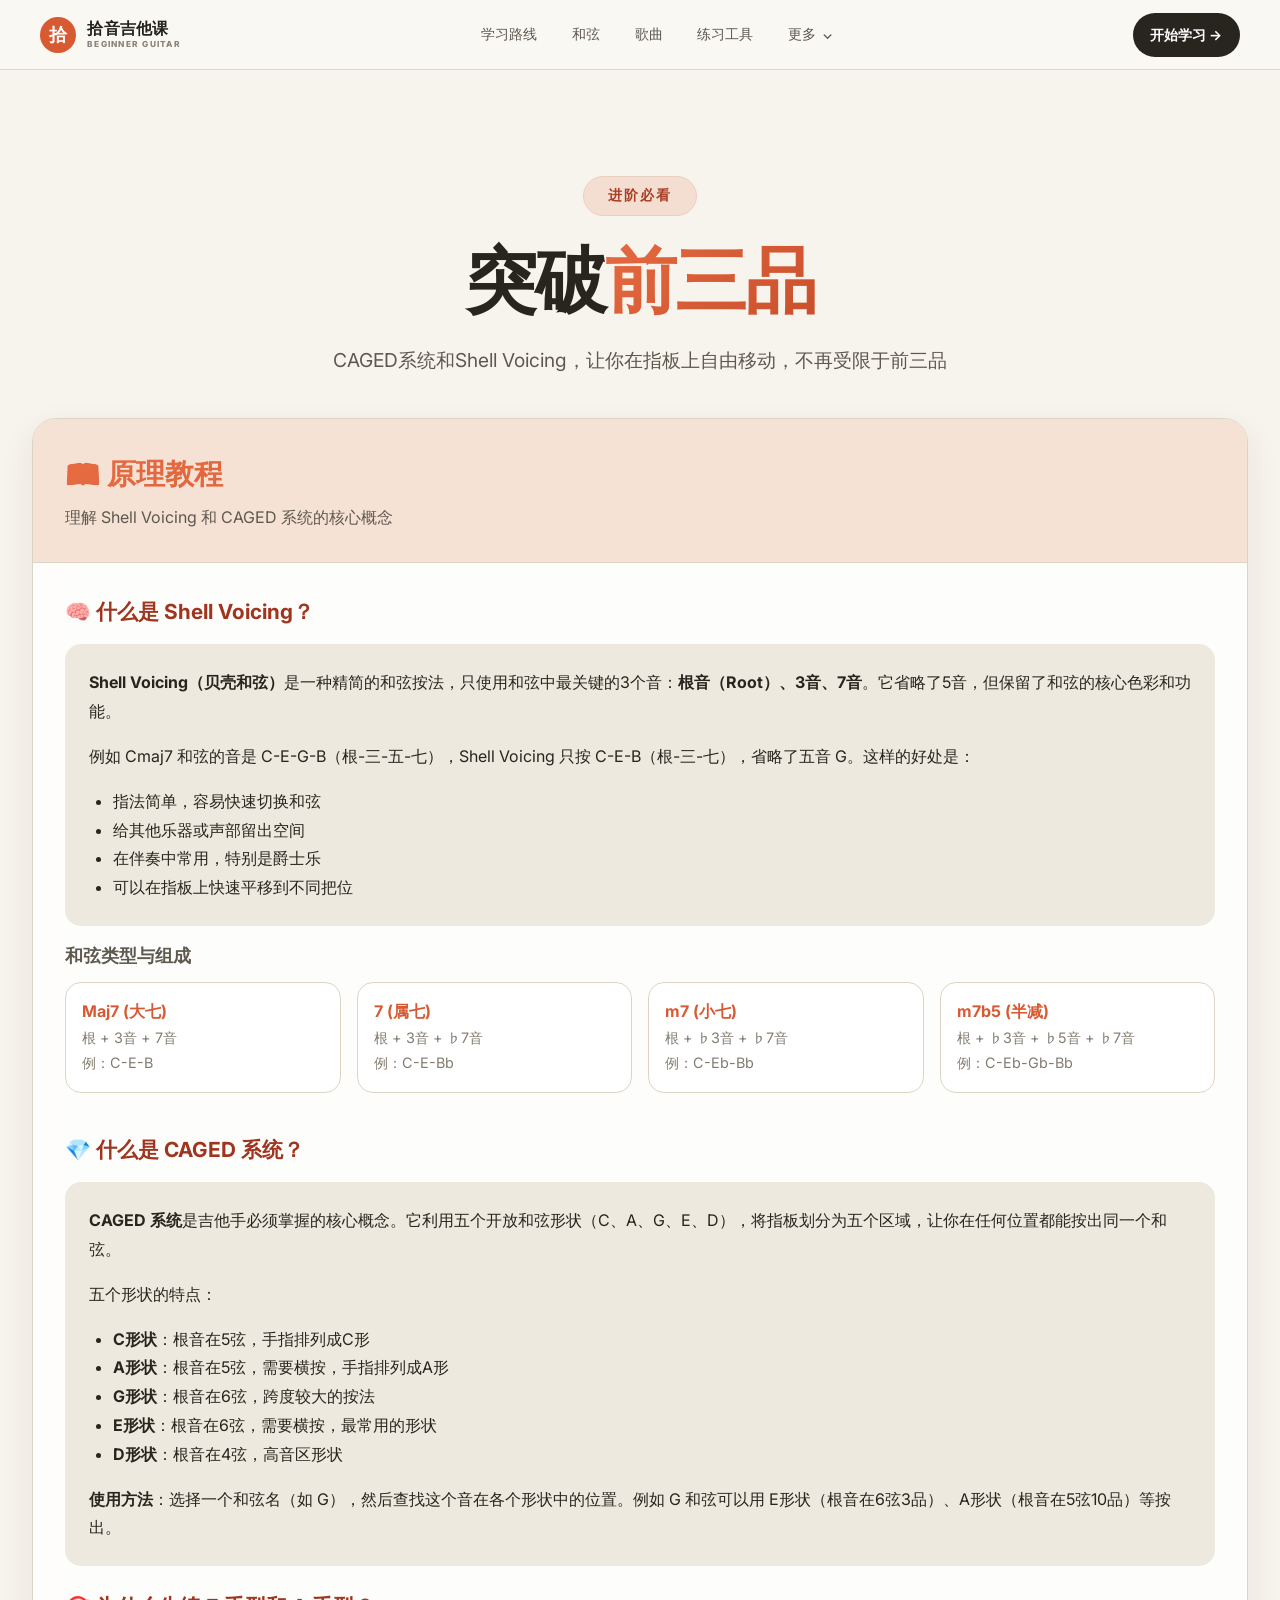
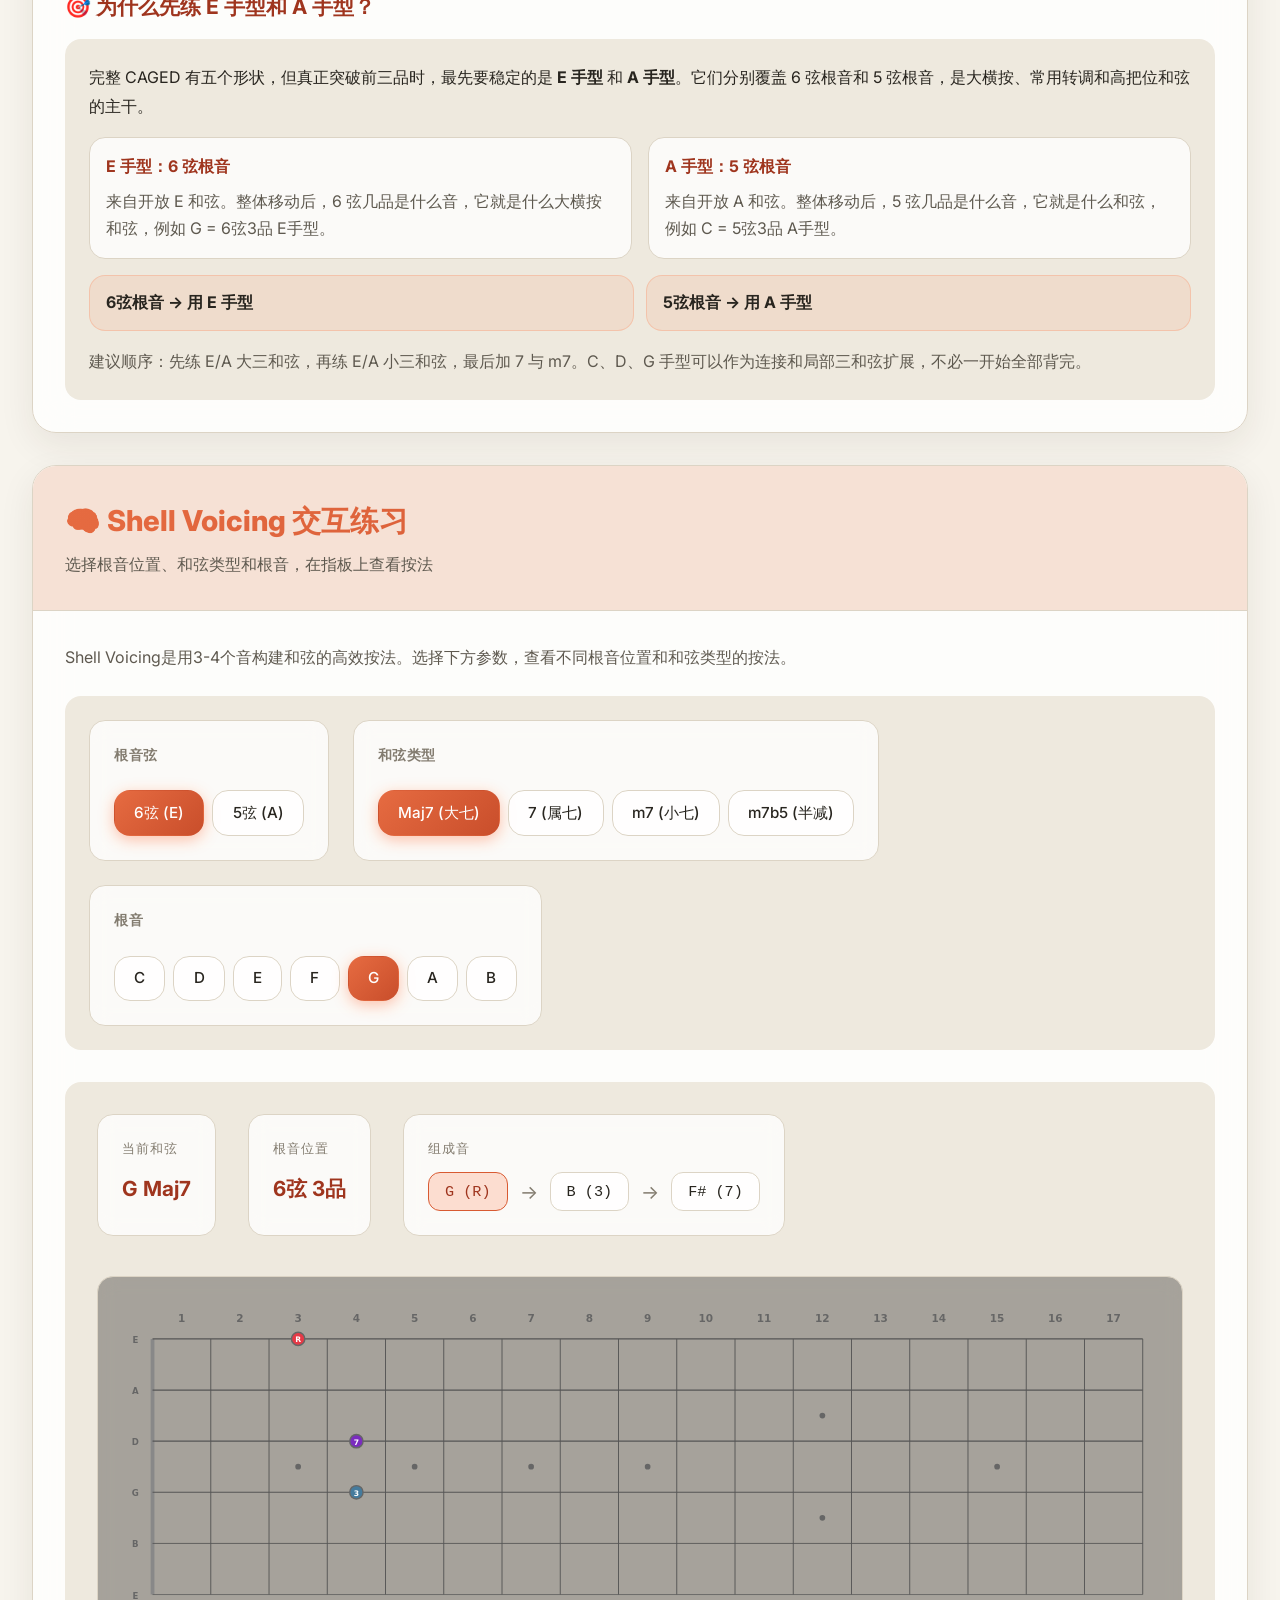
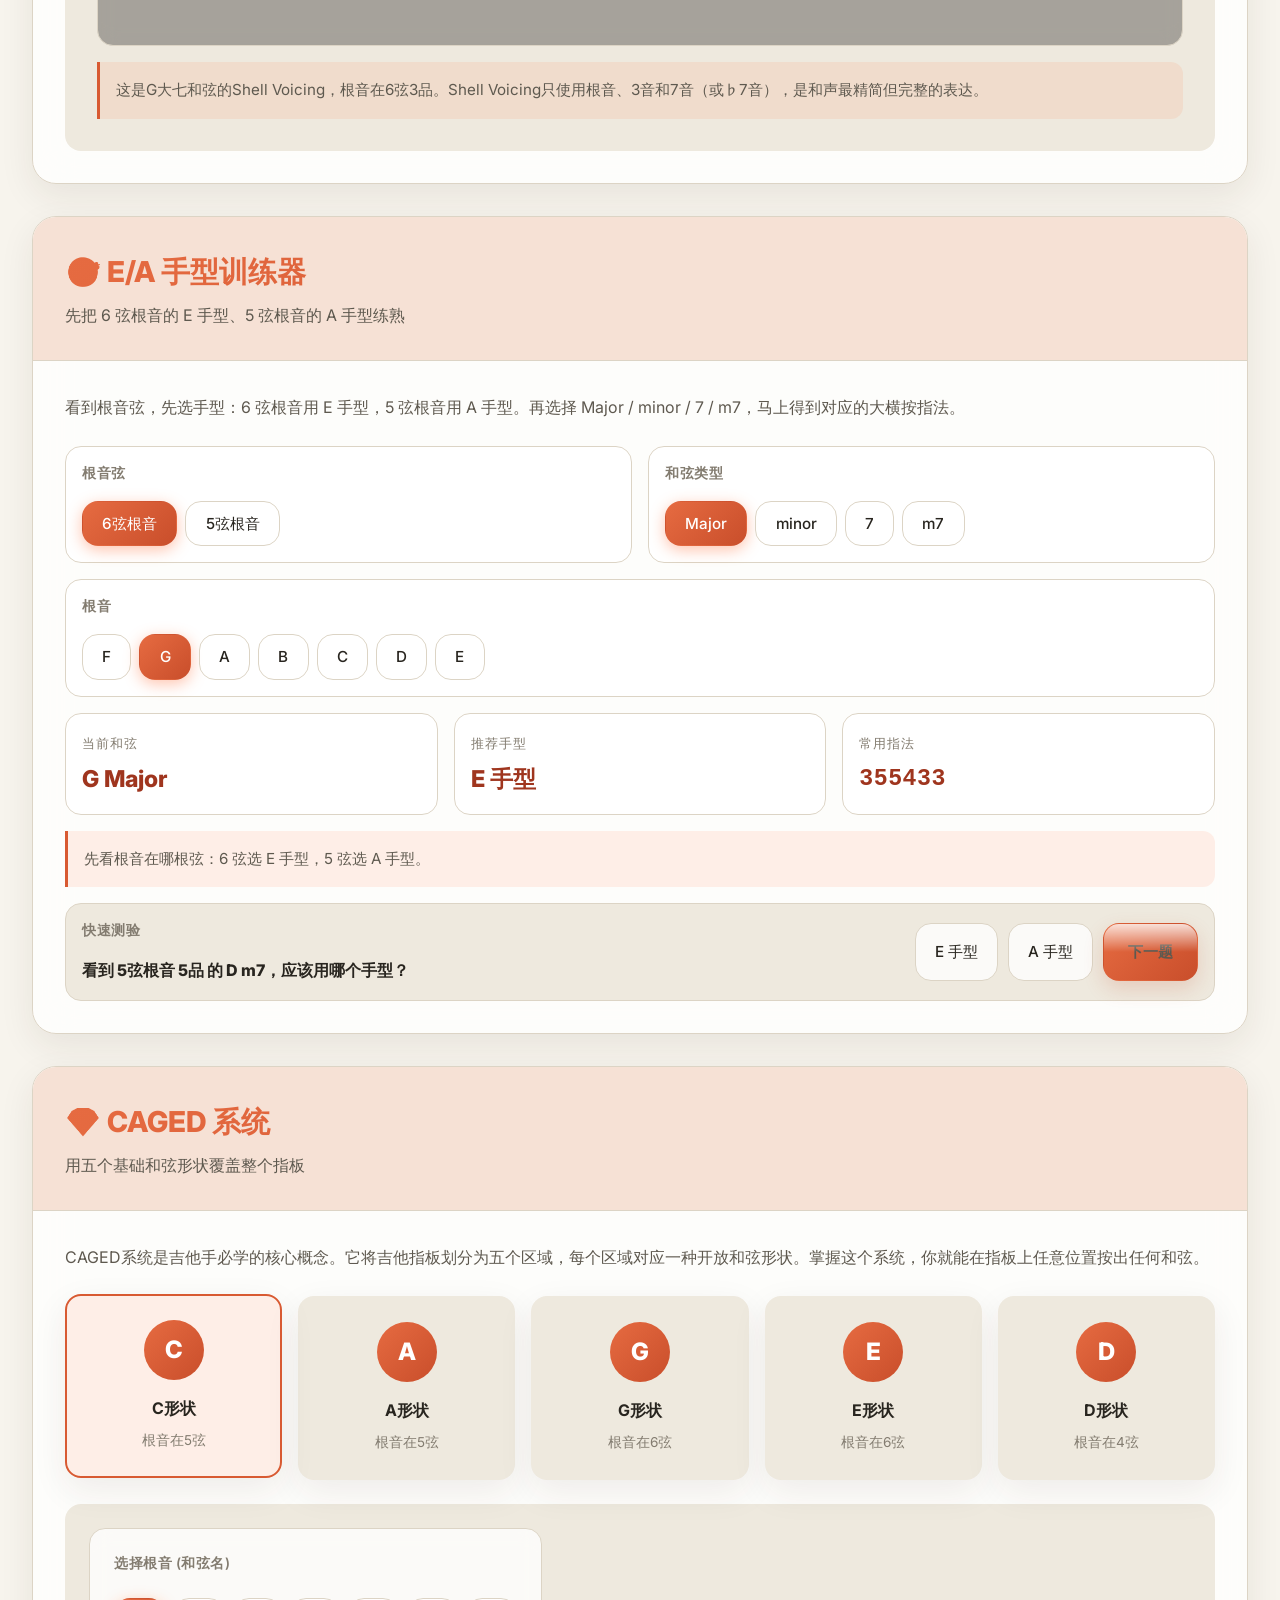
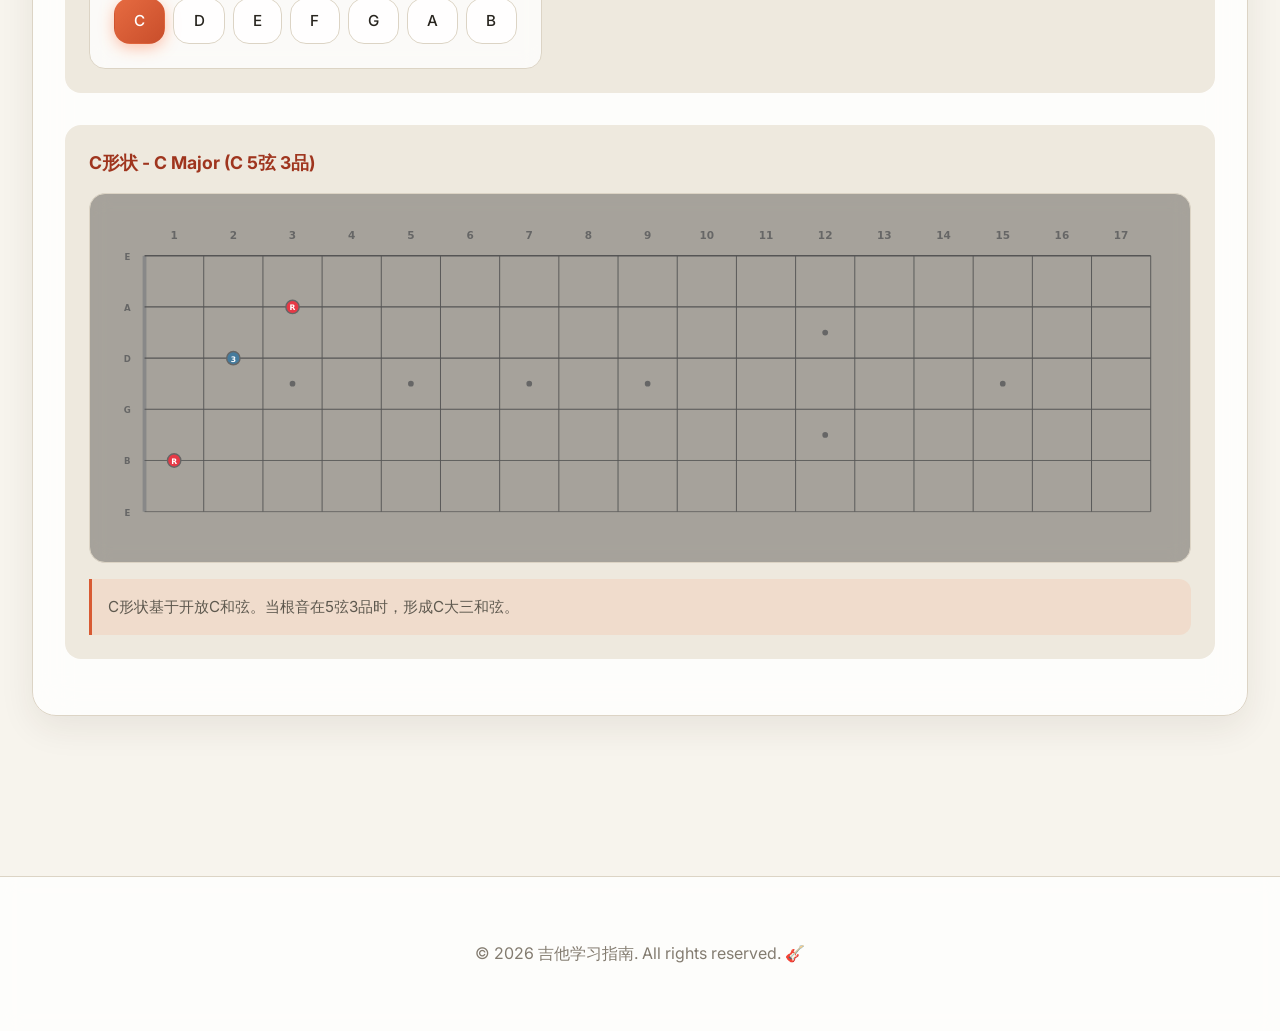
<file: chord-mastery.html>
<!DOCTYPE html>
<html lang="zh-CN">
<head>
  <meta charset="UTF-8">
  <meta name="viewport" content="width=device-width, initial-scale=1.0">
  <link rel="icon" href="data:,">
  <title>突破前三品 | 吉他学习指南</title>
  <meta name="description" content="CAGED系统和Shell Voicing，让你在指板上自由移动">
  <link rel="stylesheet" href="css/style.css?v=10">
  <link rel="preconnect" href="https://fonts.googleapis.com">
  <link rel="preconnect" href="https://fonts.gstatic.com" crossorigin>
  <link href="https://fonts.googleapis.com/css2?family=Inter:wght@400;500;600;700;800&display=swap" rel="stylesheet">
  <style>
    .mastery-container {
      max-width: 1600px;
      margin: 0 auto;
      padding: 0 2rem;
    }
    
    .method-card {
      background: var(--glass-bg);
      border: 1px solid var(--glass-border);
      border-radius: var(--radius-lg);
      margin-bottom: 2rem;
      overflow: hidden;
      backdrop-filter: blur(20px);
    }
    
    .method-header {
      padding: 2rem;
      background: var(--gradient-glow);
      border-bottom: 1px solid var(--glass-border);
    }
    
    .method-title {
      font-size: 1.8rem;
      font-weight: 800;
      margin-bottom: 0.5rem;
    }
    
    .method-subtitle {
      color: var(--text-secondary);
      font-size: 1rem;
    }
    
    .method-content {
      padding: 2rem;
    }

    /* CAGED Section Styles */
    .concept-grid {
      display: grid;
      grid-template-columns: repeat(auto-fit, minmax(150px, 1fr));
      gap: 1rem;
      margin: 1.5rem 0;
    }
    
    .concept-card {
      background: var(--bg-secondary);
      border-radius: var(--radius-md);
      padding: 1.5rem;
      text-align: center;
      cursor: pointer;
      transition: var(--transition-fast);
      border: 2px solid transparent;
    }
    
    .concept-card:hover,
    .concept-card.active {
      border-color: var(--accent-primary);
      transform: translateY(-2px);
    }
    
    .concept-card.active {
      background: rgba(255, 107, 53, 0.1);
    }
    
    .concept-letter {
      width: 60px;
      height: 60px;
      background: var(--gradient-primary);
      border-radius: 50%;
      display: flex;
      align-items: center;
      justify-content: center;
      font-size: 1.5rem;
      font-weight: 800;
      margin: 0 auto 1rem;
      color: white;
    }
    
    .concept-name {
      font-weight: 700;
      margin-bottom: 0.5rem;
    }
    
    .concept-desc {
      color: var(--text-muted);
      font-size: 0.85rem;
    }
    
    .fretboard-section {
      background: var(--bg-secondary);
      border-radius: var(--radius-md);
      padding: 1.5rem;
      margin: 1.5rem 0;
    }
    
    .fretboard-title {
      font-size: 1.1rem;
      font-weight: 700;
      margin-bottom: 1rem;
      color: var(--accent-secondary);
    }
    
    .fretboard-container {
      overflow-x: auto;
      margin: 1rem 0;
    }
    
    .shape-info {
      background: rgba(255, 107, 53, 0.1);
      border-left: 3px solid var(--accent-primary);
      padding: 1rem;
      border-radius: 0 var(--radius-sm) var(--radius-sm) 0;
      margin-top: 1rem;
      font-size: 0.95rem;
      line-height: 1.6;
    }

    /* Shell Voicing Interactive Section */
    .shell-controls {
      display: flex;
      gap: 1.5rem;
      flex-wrap: wrap;
      margin-bottom: 2rem;
      padding: 1.5rem;
      background: var(--bg-secondary);
      border-radius: var(--radius-md);
    }
    
    .control-group {
      display: flex;
      flex-direction: column;
      gap: 0.5rem;
    }
    
    .control-label {
      font-size: 0.85rem;
      color: var(--text-muted);
      font-weight: 600;
      text-transform: uppercase;
      letter-spacing: 0.5px;
    }
    
    .control-options {
      display: flex;
      gap: 0.5rem;
      flex-wrap: wrap;
    }
    
    .option-btn {
      padding: 0.6rem 1.2rem;
      background: var(--glass-bg);
      border: 1px solid var(--glass-border);
      border-radius: var(--radius-md);
      color: var(--text-primary);
      font-size: 0.95rem;
      font-weight: 500;
      cursor: pointer;
      transition: var(--transition-fast);
    }
    
    .option-btn:hover {
      border-color: var(--accent-primary);
      transform: translateY(-2px);
    }
    
    .option-btn.active {
      background: var(--gradient-primary);
      border-color: transparent;
      color: white;
      box-shadow: 0 4px 15px rgba(255, 107, 53, 0.4);
    }
    
    .shell-display {
      background: var(--bg-secondary);
      border-radius: var(--radius-md);
      padding: 2rem;
    }
    
    .shell-info {
      display: flex;
      gap: 2rem;
      margin-bottom: 1.5rem;
      flex-wrap: wrap;
    }
    
    .info-block {
      display: flex;
      flex-direction: column;
      gap: 0.3rem;
    }
    
    .info-label {
      font-size: 0.8rem;
      color: var(--text-muted);
      text-transform: uppercase;
    }
    
    .info-value {
      font-size: 1.3rem;
      font-weight: 700;
      color: var(--accent-secondary);
    }
    
    .chord-formula {
      display: flex;
      gap: 0.75rem;
      align-items: center;
      flex-wrap: wrap;
    }
    
    .formula-note {
      padding: 0.4rem 1rem;
      background: var(--glass-bg);
      border-radius: var(--radius-sm);
      font-family: 'Fira Code', monospace;
      font-size: 0.95rem;
      border: 1px solid var(--glass-border);
    }
    
    .formula-note.root {
      background: rgba(255, 107, 53, 0.2);
      border-color: var(--accent-primary);
      color: var(--accent-secondary);
    }
    
    .formula-arrow {
      color: var(--text-muted);
      font-size: 1.2rem;
    }

    .ea-principle-grid,
    .ea-trainer-grid {
      display: grid;
      grid-template-columns: repeat(2, minmax(0, 1fr));
      gap: 1rem;
      margin: 1rem 0;
    }

    .ea-principle-card,
    .ea-trainer-panel {
      background: var(--glass-bg);
      border: 1px solid var(--glass-border);
      border-radius: var(--radius-md);
      padding: 1rem;
    }

    .ea-principle-card strong,
    .ea-trainer-panel strong {
      color: var(--accent-secondary);
    }

    .ea-rule-strip {
      display: grid;
      grid-template-columns: repeat(2, minmax(0, 1fr));
      gap: 0.75rem;
      margin-top: 1rem;
    }

    .ea-rule {
      padding: 0.9rem 1rem;
      border-radius: var(--radius-md);
      background: rgba(255, 107, 53, 0.1);
      border: 1px solid rgba(255, 107, 53, 0.22);
      font-weight: 700;
      color: var(--text-primary);
    }

    .ea-display {
      display: grid;
      grid-template-columns: repeat(3, minmax(0, 1fr));
      gap: 1rem;
      margin-top: 1rem;
    }

    .ea-big-value {
      display: block;
      margin-top: 0.35rem;
      font-size: 1.45rem;
      font-weight: 800;
      color: var(--accent-secondary);
    }

    .ea-fingering {
      font-family: 'Fira Code', monospace;
      letter-spacing: 0.5px;
    }

    .ea-quiz-row {
      display: grid;
      grid-template-columns: 1fr auto;
      gap: 1rem;
      align-items: center;
      margin-top: 1rem;
      padding: 1rem;
      background: var(--bg-secondary);
      border-radius: var(--radius-md);
      border: 1px solid var(--glass-border);
    }

    .ea-answer-buttons {
      display: flex;
      gap: 0.6rem;
      flex-wrap: wrap;
    }
    
    @media (max-width: 768px) {
      .mastery-container {
        padding: 0 1rem;
      }
      
      .shell-controls {
        flex-direction: column;
      }
      
      .control-group {
        width: 100%;
      }

      .ea-principle-grid,
      .ea-trainer-grid,
      .ea-rule-strip,
      .ea-display,
      .ea-quiz-row {
        grid-template-columns: 1fr;
      }
    }
  </style>
</head>
<body>
  <!-- Page Content -->
  <div class="page-content">
    <!-- Page Header -->
    <div class="page-header">
      <span class="section-tag">进阶必看</span>
      <h1 class="page-title">突破<span>前三品</span></h1>
      <p class="section-desc">
        CAGED系统和Shell Voicing，让你在指板上自由移动，不再受限于前三品
      </p>
    </div>

    <div class="mastery-container">
      <!-- Theory Section -->
      <div class="method-card">
        <div class="method-header">
          <h2 class="method-title">📖 原理教程</h2>
          <p class="method-subtitle">理解 Shell Voicing 和 CAGED 系统的核心概念</p>
        </div>
        <div class="method-content">
          <!-- Shell Voicing Theory -->
          <div style="margin-bottom: 2.5rem;">
            <h3 style="font-size: 1.3rem; margin-bottom: 1rem; color: var(--accent-secondary);">🧠 什么是 Shell Voicing？</h3>
            <div style="background: var(--bg-secondary); border-radius: var(--radius-md); padding: 1.5rem; margin-bottom: 1rem;">
              <p style="line-height: 1.8; margin-bottom: 1rem;">
                <strong>Shell Voicing（贝壳和弦）</strong>是一种精简的和弦按法，只使用和弦中最关键的3个音：<strong>根音（Root）、3音、7音</strong>。它省略了5音，但保留了和弦的核心色彩和功能。
              </p>
              <p style="line-height: 1.8; margin-bottom: 1rem;">
                例如 Cmaj7 和弦的音是 C-E-G-B（根-三-五-七），Shell Voicing 只按 C-E-B（根-三-七），省略了五音 G。这样的好处是：
              </p>
              <ul style="margin-left: 1.5rem; line-height: 1.8;">
                <li>指法简单，容易快速切换和弦</li>
                <li>给其他乐器或声部留出空间</li>
                <li>在伴奏中常用，特别是爵士乐</li>
                <li>可以在指板上快速平移到不同把位</li>
              </ul>
            </div>
            
            <h4 style="font-size: 1.1rem; margin-bottom: 0.75rem; color: var(--text-secondary);">和弦类型与组成</h4>
            <div style="display: grid; grid-template-columns: repeat(auto-fit, minmax(200px, 1fr)); gap: 1rem; margin-bottom: 1rem;">
              <div style="background: var(--glass-bg); padding: 1rem; border-radius: var(--radius-md); border: 1px solid var(--glass-border);">
                <strong style="color: var(--accent-primary);">Maj7 (大七)</strong><br>
                <span style="font-size: 0.9rem; color: var(--text-muted);">根 + 3音 + 7音<br>例：C-E-B</span>
              </div>
              <div style="background: var(--glass-bg); padding: 1rem; border-radius: var(--radius-md); border: 1px solid var(--glass-border);">
                <strong style="color: var(--accent-primary);">7 (属七)</strong><br>
                <span style="font-size: 0.9rem; color: var(--text-muted);">根 + 3音 + ♭7音<br>例：C-E-Bb</span>
              </div>
              <div style="background: var(--glass-bg); padding: 1rem; border-radius: var(--radius-md); border: 1px solid var(--glass-border);">
                <strong style="color: var(--accent-primary);">m7 (小七)</strong><br>
                <span style="font-size: 0.9rem; color: var(--text-muted);">根 + ♭3音 + ♭7音<br>例：C-Eb-Bb</span>
              </div>
              <div style="background: var(--glass-bg); padding: 1rem; border-radius: var(--radius-md); border: 1px solid var(--glass-border);">
                <strong style="color: var(--accent-primary);">m7b5 (半减)</strong><br>
                <span style="font-size: 0.9rem; color: var(--text-muted);">根 + ♭3音 + ♭5音 + ♭7音<br>例：C-Eb-Gb-Bb</span>
              </div>
            </div>
          </div>
          
          <!-- CAGED Theory -->
          <div>
            <h3 style="font-size: 1.3rem; margin-bottom: 1rem; color: var(--accent-secondary);">💎 什么是 CAGED 系统？</h3>
            <div style="background: var(--bg-secondary); border-radius: var(--radius-md); padding: 1.5rem; margin-bottom: 1rem;">
              <p style="line-height: 1.8; margin-bottom: 1rem;">
                <strong>CAGED 系统</strong>是吉他手必须掌握的核心概念。它利用五个开放和弦形状（C、A、G、E、D），将指板划分为五个区域，让你在任何位置都能按出同一个和弦。
              </p>
              <p style="line-height: 1.8; margin-bottom: 1rem;">
                五个形状的特点：
              </p>
              <ul style="margin-left: 1.5rem; line-height: 1.8; margin-bottom: 1rem;">
                <li><strong>C形状</strong>：根音在5弦，手指排列成C形</li>
                <li><strong>A形状</strong>：根音在5弦，需要横按，手指排列成A形</li>
                <li><strong>G形状</strong>：根音在6弦，跨度较大的按法</li>
                <li><strong>E形状</strong>：根音在6弦，需要横按，最常用的形状</li>
                <li><strong>D形状</strong>：根音在4弦，高音区形状</li>
              </ul>
              <p style="line-height: 1.8;">
                <strong>使用方法</strong>：选择一个和弦名（如 G），然后查找这个音在各个形状中的位置。例如 G 和弦可以用 E形状（根音在6弦3品）、A形状（根音在5弦10品）等按出。
              </p>
            </div>

            <h3 style="font-size: 1.3rem; margin: 1.5rem 0 1rem; color: var(--accent-secondary);">🎯 为什么先练 E 手型和 A 手型？</h3>
            <div style="background: var(--bg-secondary); border-radius: var(--radius-md); padding: 1.5rem;">
              <p style="line-height: 1.8; margin-bottom: 1rem;">
                完整 CAGED 有五个形状，但真正突破前三品时，最先要稳定的是 <strong>E 手型</strong> 和 <strong>A 手型</strong>。它们分别覆盖 6 弦根音和 5 弦根音，是大横按、常用转调和高把位和弦的主干。
              </p>
              <div class="ea-principle-grid">
                <div class="ea-principle-card">
                  <strong>E 手型：6 弦根音</strong>
                  <p style="margin-top: 0.5rem; color: var(--text-secondary); line-height: 1.7;">来自开放 E 和弦。整体移动后，6 弦几品是什么音，它就是什么大横按和弦，例如 G = 6弦3品 E手型。</p>
                </div>
                <div class="ea-principle-card">
                  <strong>A 手型：5 弦根音</strong>
                  <p style="margin-top: 0.5rem; color: var(--text-secondary); line-height: 1.7;">来自开放 A 和弦。整体移动后，5 弦几品是什么音，它就是什么和弦，例如 C = 5弦3品 A手型。</p>
                </div>
              </div>
              <div class="ea-rule-strip">
                <div class="ea-rule">6弦根音 → 用 E 手型</div>
                <div class="ea-rule">5弦根音 → 用 A 手型</div>
              </div>
              <p style="line-height: 1.8; margin-top: 1rem; color: var(--text-secondary);">
                建议顺序：先练 E/A 大三和弦，再练 E/A 小三和弦，最后加 7 与 m7。C、D、G 手型可以作为连接和局部三和弦扩展，不必一开始全部背完。
              </p>
            </div>
          </div>
        </div>
      </div>

      <!-- Shell Voicing Interactive Section -->
      <div class="method-card">
        <div class="method-header">
          <h2 class="method-title">🧠 Shell Voicing 交互练习</h2>
          <p class="method-subtitle">选择根音位置、和弦类型和根音，在指板上查看按法</p>
        </div>
        <div class="method-content">
          <p style="color: var(--text-secondary); line-height: 1.8; margin-bottom: 1.5rem;">
            Shell Voicing是用3-4个音构建和弦的高效按法。选择下方参数，查看不同根音位置和和弦类型的按法。
          </p>
          
          <!-- Controls -->
          <div class="shell-controls">
            <!-- Root String Selection -->
            <div class="control-group">
              <span class="control-label">根音弦</span>
              <div class="control-options" id="stringSelector">
                <button class="option-btn active" data-string="6">6弦 (E)</button>
                <button class="option-btn" data-string="5">5弦 (A)</button>
              </div>
            </div>
            
            <!-- Chord Type Selection -->
            <div class="control-group">
              <span class="control-label">和弦类型</span>
              <div class="control-options" id="typeSelector">
                <button class="option-btn active" data-type="maj7">Maj7 (大七)</button>
                <button class="option-btn" data-type="7">7 (属七)</button>
                <button class="option-btn" data-type="m7">m7 (小七)</button>
                <button class="option-btn" data-type="m7b5">m7b5 (半减)</button>
              </div>
            </div>
            
            <!-- Root Note Selection -->
            <div class="control-group">
              <span class="control-label">根音</span>
              <div class="control-options" id="rootSelector">
                <button class="option-btn" data-root="C">C</button>
                <button class="option-btn" data-root="D">D</button>
                <button class="option-btn" data-root="E">E</button>
                <button class="option-btn" data-root="F">F</button>
                <button class="option-btn active" data-root="G">G</button>
                <button class="option-btn" data-root="A">A</button>
                <button class="option-btn" data-root="B">B</button>
              </div>
            </div>
          </div>
          
          <!-- Display Area -->
          <div class="shell-display">
            <div class="shell-info">
              <div class="info-block">
                <span class="info-label">当前和弦</span>
                <span class="info-value" id="chordName">G Maj7</span>
              </div>
              <div class="info-block">
                <span class="info-label">根音位置</span>
                <span class="info-value" id="rootPosition">6弦 3品</span>
              </div>
              <div class="info-block">
                <span class="info-label">组成音</span>
                <div class="chord-formula" id="chordFormula">
                  <span class="formula-note root">G (根)</span>
                  <span class="formula-arrow">→</span>
                  <span class="formula-note">B (3)</span>
                  <span class="formula-arrow">→</span>
                  <span class="formula-note">F# (7)</span>
                </div>
              </div>
            </div>
            
            <div class="fretboard-container" id="shellFretboard"></div>
            
            <div class="shape-info" id="shellInfo">
              这是G大七和弦的Shell Voicing，根音在6弦3品。按法：食指按6弦3品（根音G），中指按5弦2品（7音F#），无名指按4弦0品（3音B）。
            </div>
          </div>
        </div>
      </div>

      <!-- E/A Shape Trainer -->
      <div class="method-card" id="eaTrainerCard">
        <div class="method-header">
          <h2 class="method-title">🎯 E/A 手型训练器</h2>
          <p class="method-subtitle">先把 6 弦根音的 E 手型、5 弦根音的 A 手型练熟</p>
        </div>
        <div class="method-content">
          <p style="color: var(--text-secondary); line-height: 1.8; margin-bottom: 1.5rem;">
            看到根音弦，先选手型：6 弦根音用 E 手型，5 弦根音用 A 手型。再选择 Major / minor / 7 / m7，马上得到对应的大横按指法。
          </p>

          <div class="ea-trainer-grid">
            <div class="ea-trainer-panel">
              <span class="control-label">根音弦</span>
              <div class="control-options" id="eaRootStringSelector" style="margin-top: 0.75rem;">
                <button class="option-btn active" data-shape="E">6弦根音</button>
                <button class="option-btn" data-shape="A">5弦根音</button>
              </div>
            </div>
            <div class="ea-trainer-panel">
              <span class="control-label">和弦类型</span>
              <div class="control-options" id="eaTypeSelector" style="margin-top: 0.75rem;">
                <button class="option-btn active" data-type="maj">Major</button>
                <button class="option-btn" data-type="min">minor</button>
                <button class="option-btn" data-type="dom7">7</button>
                <button class="option-btn" data-type="min7">m7</button>
              </div>
            </div>
            <div class="ea-trainer-panel" style="grid-column: 1 / -1;">
              <span class="control-label">根音</span>
              <div class="control-options" id="eaRootSelector" style="margin-top: 0.75rem;">
                <button class="option-btn" data-root="F">F</button>
                <button class="option-btn active" data-root="G">G</button>
                <button class="option-btn" data-root="A">A</button>
                <button class="option-btn" data-root="B">B</button>
                <button class="option-btn" data-root="C">C</button>
                <button class="option-btn" data-root="D">D</button>
                <button class="option-btn" data-root="E">E</button>
              </div>
            </div>
          </div>

          <div class="ea-display">
            <div class="ea-trainer-panel">
              <span class="info-label">当前和弦</span>
              <span class="ea-big-value" id="eaChordName">G Major</span>
            </div>
            <div class="ea-trainer-panel">
              <span class="info-label">推荐手型</span>
              <span class="ea-big-value" id="eaShapeName">E 手型</span>
            </div>
            <div class="ea-trainer-panel">
              <span class="info-label">常用指法</span>
              <span class="ea-big-value ea-fingering" id="eaFingering">355433</span>
            </div>
          </div>

          <div class="shape-info" id="eaTrainerFeedback">
            6弦根音 G 在 3 品，所以用 E 手型。先确认根音，再套形状。
          </div>

          <div class="ea-quiz-row">
            <div>
              <span class="control-label">快速测验</span>
              <div id="eaShapeAnswer" style="margin-top: 0.4rem; font-weight: 800; color: var(--text-primary);">看到 6弦 3品 的 G Major，应该用哪个手型？</div>
            </div>
            <div class="ea-answer-buttons">
              <button class="option-btn" data-answer="E">E 手型</button>
              <button class="option-btn" data-answer="A">A 手型</button>
              <button class="btn btn-primary" id="nextEaQuestionBtn" type="button">下一题</button>
            </div>
          </div>
        </div>
      </div>

      <!-- CAGED Section -->
      <div class="method-card">
        <div class="method-header">
          <h2 class="method-title">💎 CAGED 系统</h2>
          <p class="method-subtitle">用五个基础和弦形状覆盖整个指板</p>
        </div>
        <div class="method-content">
          <p style="color: var(--text-secondary); line-height: 1.8; margin-bottom: 1.5rem;">
            CAGED系统是吉他手必学的核心概念。它将吉他指板划分为五个区域，每个区域对应一种开放和弦形状。掌握这个系统，你就能在指板上任意位置按出任何和弦。
          </p>
          
          <div class="concept-grid">
            <div class="concept-card active" data-shape="C">
              <div class="concept-letter">C</div>
              <div class="concept-name">C形状</div>
              <div class="concept-desc">根音在5弦</div>
            </div>
            <div class="concept-card" data-shape="A">
              <div class="concept-letter">A</div>
              <div class="concept-name">A形状</div>
              <div class="concept-desc">根音在5弦</div>
            </div>
            <div class="concept-card" data-shape="G">
              <div class="concept-letter">G</div>
              <div class="concept-name">G形状</div>
              <div class="concept-desc">根音在6弦</div>
            </div>
            <div class="concept-card" data-shape="E">
              <div class="concept-letter">E</div>
              <div class="concept-name">E形状</div>
              <div class="concept-desc">根音在6弦</div>
            </div>
            <div class="concept-card" data-shape="D">
              <div class="concept-letter">D</div>
              <div class="concept-name">D形状</div>
              <div class="concept-desc">根音在4弦</div>
            </div>
          </div>
          
          <!-- CAGED Root Note Selection -->
          <div class="shell-controls" style="margin-top: 1.5rem;">
            <div class="control-group">
              <span class="control-label">选择根音 (和弦名)</span>
              <div class="control-options" id="cagedRootSelector">
                <button class="option-btn active" data-root="C">C</button>
                <button class="option-btn" data-root="D">D</button>
                <button class="option-btn" data-root="E">E</button>
                <button class="option-btn" data-root="F">F</button>
                <button class="option-btn" data-root="G">G</button>
                <button class="option-btn" data-root="A">A</button>
                <button class="option-btn" data-root="B">B</button>
              </div>
            </div>
          </div>
          
          <div class="fretboard-section">
            <div class="fretboard-title" id="cagedTitle">C Shape - C Major (根音在3品)</div>
            <div class="fretboard-container" id="cagedFretboard"></div>
            <div class="shape-info" id="cagedInfo">
              C形状基于开放C和弦，移动到第3品时形成C和弦（根音在5弦3品C音）。这是CAGED系统中最高位置的形状，常用于连接A形状。
            </div>
          </div>
        </div>
      </div>
    </div>
  </div>

  <!-- Footer -->
  <footer class="footer">
    <p>&copy; 2026 吉他学习指南. All rights reserved. 🎸</p>
  </footer>

  <script src="js/nav.js?v=6"></script>
  <script src="js/fretboard-renderer.js?v=4"></script>
  <script>
    (function() {
      // ==================== SHELL VOICING INTERACTIVE ====================
      
      // State
      var currentString = 6;  // 5 or 6
      var currentType = 'maj7';  // maj7, 7, m7, m7b5
      var currentRoot = 'G';  // C, D, E, F, G, A, B
      
      // Note frequencies for audio
      var NOTE_FREQS = {
        'C': 261.63, 'C#': 277.18, 'D': 293.66, 'D#': 311.13,
        'E': 329.63, 'F': 349.23, 'F#': 369.99, 'G': 392.00,
        'G#': 415.30, 'A': 440.00, 'A#': 466.16, 'B': 493.88
      };
      
      // Shell voicing formulas (intervals from root)
      var SHELL_FORMULAS = {
        'maj7': { name: 'Maj7', intervals: [0, 4, 11], labels: ['R', '3', '7'] },
        '7': { name: '7', intervals: [0, 4, 10], labels: ['R', '3', '♭7'] },
        'm7': { name: 'm7', intervals: [0, 3, 10], labels: ['R', '♭3', '♭7'] },
        'm7b5': { name: 'm7b5', intervals: [0, 3, 6, 10], labels: ['R', '♭3', '♭5', '♭7'] }
      };
      
      // String tunings (standard tuning)
      var STRING_TUNINGS = ['E', 'B', 'G', 'D', 'A', 'E'];  // 1-6 strings
      
      // Get note at fret on string
      function getNoteAtFret(stringIndex, fret) {
        var openNote = STRING_TUNINGS[stringIndex];
        var notes = ['C', 'C#', 'D', 'D#', 'E', 'F', 'F#', 'G', 'G#', 'A', 'A#', 'B'];
        var openIndex = notes.indexOf(openNote);
        var noteIndex = (openIndex + fret) % 12;
        return notes[noteIndex];
      }
      
      // Get fret position for note on string
      function getFretForNote(stringIndex, targetNote) {
        var notes = ['C', 'C#', 'D', 'D#', 'E', 'F', 'F#', 'G', 'G#', 'A', 'A#', 'B'];
        var openNote = STRING_TUNINGS[stringIndex];
        var openIndex = notes.indexOf(openNote);
        var targetIndex = notes.indexOf(targetNote);
        if (targetIndex === -1) return -1;
        
        var fret = (targetIndex - openIndex + 12) % 12;
        return fret;
      }
      
      // Calculate shell voicing notes - fixed string sets
      function calculateShellVoicing(root, type, rootString) {
        var formula = SHELL_FORMULAS[type];
        var notes = [];
        var rootFret = getFretForNote(rootString === 6 ? 5 : 4, root);
        
        // If rootFret is not found, default to 0
        if (rootFret < 0) rootFret = 0;
        
        // Root note
        var rootNoteObj = {
          string: rootString === 6 ? 5 : 4,  // index 5 for 6th string, index 4 for 5th string
          fret: rootFret,
          note: root,
          label: 'R',
          interval: 0
        };
        notes.push(rootNoteObj);
        
        if (rootString === 6) {
          // Root on 6th string
          // 4th string (index 3) is 7th
          // 3rd string (index 2) is 3rd
          var f7, f3, l7, l3;
          if (type === 'maj7') {
            f7 = rootFret + 1; l7 = '7';
            f3 = rootFret + 1; l3 = '3';
          } else if (type === '7') {
            f7 = rootFret;     l7 = '♭7';
            f3 = rootFret + 1; l3 = '3';
          } else if (type === 'm7') {
            f7 = rootFret;     l7 = '♭7';
            f3 = rootFret;     l3 = '♭3';
          } else if (type === 'm7b5') {
            f7 = rootFret;     l7 = '♭7';
            f3 = rootFret;     l3 = '♭3';
          }
          
          notes.push({
            string: 3, // 4th string (D)
            fret: f7,
            note: getNoteAtFret(3, f7),
            label: l7,
            interval: type === 'maj7' ? 11 : 10
          });
          
          notes.push({
            string: 2, // 3rd string (G)
            fret: f3,
            note: getNoteAtFret(2, f3),
            label: l3,
            interval: (type === 'maj7' || type === '7') ? 4 : 3
          });
          
        } else {
          // Root on 5th string
          // 3rd string (index 2) is 7th
          // 2nd string (index 1) is 3rd
          var f7, f3, l7, l3;
          if (type === 'maj7') {
            f7 = rootFret + 1; l7 = '7';
            f3 = rootFret + 2; l3 = '3';
          } else if (type === '7') {
            f7 = rootFret;     l7 = '♭7';
            f3 = rootFret + 2; l3 = '3';
          } else if (type === 'm7') {
            f7 = rootFret;     l7 = '♭7';
            f3 = rootFret + 1; l3 = '♭3';
          } else if (type === 'm7b5') {
            f7 = rootFret;     l7 = '♭7';
            f3 = rootFret + 1; l3 = '♭3';
          }
          
          notes.push({
            string: 2, // 3rd string (G)
            fret: f7,
            note: getNoteAtFret(2, f7),
            label: l7,
            interval: type === 'maj7' ? 11 : 10
          });
          
          notes.push({
            string: 1, // 2nd string (B)
            fret: f3,
            note: getNoteAtFret(1, f3),
            label: l3,
            interval: (type === 'maj7' || type === '7') ? 4 : 3
          });
        }
        
        // Filter out notes with frets > 16 or < 0
        notes = notes.filter(function(n) { return n.fret >= 0 && n.fret <= 16; });
        
        return {
          root: root,
          type: type,
          rootString: rootString,
          rootFret: rootFret,
          notes: notes,
          formula: formula
        };
      }
      
      // Color mapping for intervals
      function getIntervalColor(label) {
        var colors = {
          'R': '#e63946',
          '3': '#457b9d',
          '♭3': '#457b9d',
          '5': '#ff9f1c',
          '♭5': '#2ec4b6',
          '7': '#7b2cbf',
          '♭7': '#7b2cbf'
        };
        return colors[label] || '#666';
      }
      
      // Update shell voicing display
      function updateShellDisplay() {
        var voicing = calculateShellVoicing(currentRoot, currentType, currentString);
        var formula = SHELL_FORMULAS[currentType];
        
        // Update info
        document.getElementById('chordName').textContent = currentRoot + ' ' + formula.name;
        
        // Use the calculated root fret
        var rootFret = voicing.rootFret;
        document.getElementById('rootPosition').textContent = 
          (currentString === 6 ? '6弦' : '5弦') + ' ' + (rootFret === 0 ? '空弦' : rootFret + '品');
        
        // Update formula display
        var formulaHtml = '';
        formula.labels.forEach(function(label, i) {
          var interval = formula.intervals[i];
          var noteIndex = (['C', 'C#', 'D', 'D#', 'E', 'F', 'F#', 'G', 'G#', 'A', 'A#', 'B'].indexOf(currentRoot) + interval) % 12;
          var note = ['C', 'C#', 'D', 'D#', 'E', 'F', 'F#', 'G', 'G#', 'A', 'A#', 'B'][noteIndex];
          
          if (i > 0) {
            formulaHtml += '<span class="formula-arrow">→</span>';
          }
          formulaHtml += '<span class="formula-note ' + (label === 'R' ? 'root' : '') + '">' + 
                         note + ' (' + label + ')</span>';
        });
        document.getElementById('chordFormula').innerHTML = formulaHtml;
        
        // Generate fretboard notes - convert string index to match renderer
        var fretboardNotes = voicing.notes.map(function(n) {
          return {
            string: 5 - n.string,  // Convert: getFretForNote index -> renderer index
            fret: n.fret,
            label: n.label,
            color: getIntervalColor(n.label)
          };
        });
        
        // Find min fret for display
        var minFret = Math.min.apply(null, fretboardNotes.map(function(n) { return n.fret; }));
        var startFret = Math.max(0, minFret - 1);
        
        // Render fretboard - show 16 frets (0-16)
        var container = document.getElementById('shellFretboard');
        container.style.width = '100%';
        container.style.overflowX = 'auto';
        if (window.renderFretboard) {
          window.renderFretboard(container, {
            numFrets: 17,
            startFret: 0,
            showLabels: true,
            notes: fretboardNotes,
            width: Math.max(container.offsetWidth, 900),
            height: 320
          });
        }
        
        // Update info text
        var typeNames = {
          'maj7': '大七',
          '7': '属七',
          'm7': '小七',
          'm7b5': '半减七'
        };
        var stringName = currentString === 6 ? '6弦' : '5弦';
        var rootPos = rootFret === 0 ? '空弦' : rootFret + '品';
        
        document.getElementById('shellInfo').textContent = 
          '这是' + currentRoot + typeNames[currentType] + '和弦的Shell Voicing，根音在' + 
          stringName + rootPos + '。Shell Voicing只使用根音、3音和7音（或♭7音），是和声最精简但完整的表达。';
      }
      
      // Event listeners for controls
      document.querySelectorAll('#stringSelector .option-btn').forEach(function(btn) {
        btn.addEventListener('click', function() {
          document.querySelectorAll('#stringSelector .option-btn').forEach(function(b) {
            b.classList.remove('active');
          });
          this.classList.add('active');
          currentString = parseInt(this.dataset.string);
          updateShellDisplay();
        });
      });
      
      document.querySelectorAll('#typeSelector .option-btn').forEach(function(btn) {
        btn.addEventListener('click', function() {
          document.querySelectorAll('#typeSelector .option-btn').forEach(function(b) {
            b.classList.remove('active');
          });
          this.classList.add('active');
          currentType = this.dataset.type;
          updateShellDisplay();
        });
      });
      
      document.querySelectorAll('#rootSelector .option-btn').forEach(function(btn) {
        btn.addEventListener('click', function() {
          document.querySelectorAll('#rootSelector .option-btn').forEach(function(b) {
            b.classList.remove('active');
          });
          this.classList.add('active');
          currentRoot = this.dataset.root;
          updateShellDisplay();
        });
      });
      
      // Initial render
      updateShellDisplay();

      // ==================== E/A SHAPE TRAINER ====================

      var eaShape = 'E';
      var eaType = 'maj';
      var eaRoot = 'G';
      var eaQuestion = null;

      var EA_SHAPES = {
        E: {
          name: 'E 手型',
          stringLabel: '6弦根音',
          frets: { F: 1, G: 3, A: 5, B: 7, C: 8, D: 10, E: 12 },
          patterns: {
            maj: { name: 'Major', suffix: '', offsets: [0, 2, 2, 1, 0, 0] },
            min: { name: 'minor', suffix: 'm', offsets: [0, 2, 2, 0, 0, 0] },
            dom7: { name: '7',     suffix: '7',  offsets: [0, 2, 0, 1, 0, 0] },
            min7: { name: 'm7',    suffix: 'm7', offsets: [0, 2, 0, 0, 0, 0] }
          }
        },
        A: {
          name: 'A 手型',
          stringLabel: '5弦根音',
          frets: { B: 2, C: 3, D: 5, E: 7, F: 8, G: 10, A: 12 },
          patterns: {
            maj: { name: 'Major', suffix: '', offsets: ['x', 0, 2, 2, 2, 0] },
            min: { name: 'minor', suffix: 'm', offsets: ['x', 0, 2, 2, 1, 0] },
            dom7: { name: '7',     suffix: '7',  offsets: ['x', 0, 2, 0, 2, 0] },
            min7: { name: 'm7',    suffix: 'm7', offsets: ['x', 0, 2, 0, 1, 0] }
          }
        }
      };

      function eaFingering(shapeKey, typeKey, root) {
        var shape = EA_SHAPES[shapeKey];
        var base = shape.frets[root];
        var pattern = shape.patterns[typeKey];
        return pattern.offsets.map(function(offset) {
          return offset === 'x' ? 'x' : String(base + offset);
        }).join('');
      }

      function updateEaTrainer() {
        var shape = EA_SHAPES[eaShape];
        var pattern = shape.patterns[eaType];
        var rootFret = shape.frets[eaRoot];
        var chordName = eaRoot + pattern.suffix;
        document.getElementById('eaChordName').textContent = eaRoot + ' ' + pattern.name;
        document.getElementById('eaShapeName').textContent = shape.name;
        document.getElementById('eaFingering').textContent = eaFingering(eaShape, eaType, eaRoot);
        document.getElementById('eaTrainerFeedback').textContent =
          shape.stringLabel + ' ' + eaRoot + ' 在 ' + rootFret + ' 品，所以用 ' + shape.name + '。' +
          chordName + ' 常用指法：' + eaFingering(eaShape, eaType, eaRoot) + '。先确认根音，再套形状。';
      }

      function setEaActive(selector, attr, value) {
        document.querySelectorAll(selector + ' .option-btn').forEach(function(btn) {
          btn.classList.toggle('active', btn.dataset[attr] === value);
        });
      }

      function makeEaQuestion() {
        var shapes = ['E', 'A'];
        var rootsByShape = { E: ['F', 'G', 'A', 'B', 'C', 'D'], A: ['B', 'C', 'D', 'E', 'F', 'G'] };
        var types = ['maj', 'min', 'dom7', 'min7'];
        var shapeKey = shapes[Math.floor(Math.random() * shapes.length)];
        var root = rootsByShape[shapeKey][Math.floor(Math.random() * rootsByShape[shapeKey].length)];
        var type = types[Math.floor(Math.random() * types.length)];
        var shape = EA_SHAPES[shapeKey];
        var pattern = shape.patterns[type];
        eaQuestion = { shape: shapeKey, root: root, type: type };
        document.getElementById('eaShapeAnswer').textContent =
          '看到 ' + shape.stringLabel + ' ' + shape.frets[root] + '品 的 ' + root + ' ' + pattern.name + '，应该用哪个手型？';
        document.getElementById('eaTrainerFeedback').textContent = '先看根音在哪根弦：6 弦选 E 手型，5 弦选 A 手型。';
      }

      function checkEaAnswer(answer) {
        if (!eaQuestion) makeEaQuestion();
        var ok = answer === eaQuestion.shape;
        var shape = EA_SHAPES[eaQuestion.shape];
        var pattern = shape.patterns[eaQuestion.type];
        document.getElementById('eaTrainerFeedback').textContent = ok
          ? '答对！' + shape.stringLabel + ' 对应 ' + shape.name + '。' + eaQuestion.root + pattern.suffix + ' 指法是 ' + eaFingering(eaQuestion.shape, eaQuestion.type, eaQuestion.root) + '。'
          : '再想一次：' + shape.stringLabel + ' 应该用 ' + shape.name + '，口诀是 6弦根音 → 用 E 手型，5弦根音 → 用 A 手型。';
      }

      document.querySelectorAll('#eaRootStringSelector .option-btn').forEach(function(btn) {
        btn.addEventListener('click', function() {
          eaShape = this.dataset.shape;
          setEaActive('#eaRootStringSelector', 'shape', eaShape);
          if (!EA_SHAPES[eaShape].frets[eaRoot]) eaRoot = eaShape === 'E' ? 'G' : 'C';
          setEaActive('#eaRootSelector', 'root', eaRoot);
          updateEaTrainer();
        });
      });

      document.querySelectorAll('#eaTypeSelector .option-btn').forEach(function(btn) {
        btn.addEventListener('click', function() {
          eaType = this.dataset.type;
          setEaActive('#eaTypeSelector', 'type', eaType);
          updateEaTrainer();
        });
      });

      document.querySelectorAll('#eaRootSelector .option-btn').forEach(function(btn) {
        btn.addEventListener('click', function() {
          eaRoot = this.dataset.root;
          if (!EA_SHAPES[eaShape].frets[eaRoot]) eaShape = eaRoot === 'F' ? 'E' : 'A';
          setEaActive('#eaRootStringSelector', 'shape', eaShape);
          setEaActive('#eaRootSelector', 'root', eaRoot);
          updateEaTrainer();
        });
      });

      document.querySelectorAll('.ea-answer-buttons [data-answer]').forEach(function(btn) {
        btn.addEventListener('click', function() { checkEaAnswer(this.dataset.answer); });
      });

      document.getElementById('nextEaQuestionBtn').addEventListener('click', makeEaQuestion);
      updateEaTrainer();
      makeEaQuestion();

      // ==================== CAGED SYSTEM ====================
      
      var currentCAGEDShape = 'C';
      var currentCAGEDRoot = 'C';
      
      // CAGED shape data - CORRECTED based on standard guitar CAGED system
      // All patterns shown for C Major chord
      // String index: 0=6弦(low E), 1=5弦(A), 2=4弦(D), 3=3弦(G), 4=2弦(B), 5=1弦(high E)
      var CAGED_SHAPES = {
        'C': {
          name: 'C形状',
          rootString: 5,  // 根音在5弦
          rootFret: 3,    // C音在5弦3品
          // 基于开放C和弦: x32010
          pattern: [
            {string: 5, fret: 0, note: 'E', label: '3'},   // 1弦0品 = E (大三度)
            {string: 4, fret: 1, note: 'C', label: 'R'},   // 2弦1品 = C (根音)
            {string: 3, fret: 0, note: 'G', label: '5'},   // 3弦0品 = G (纯五度)
            {string: 2, fret: 2, note: 'E', label: '3'},   // 4弦2品 = E (大三度)
            {string: 1, fret: 3, note: 'C', label: 'R'},   // 5弦3品 = C (根音)
            {string: 0, fret: -1, note: 'X', label: 'X'}   // 6弦不发声
          ]
        },
        'A': {
          name: 'A形状',
          rootString: 5,  // 根音在5弦
          rootFret: 3,    // C音在5弦3品(横按)
          // 基于A和弦形状: x35553
          pattern: [
            {string: 5, fret: 3, note: 'G', label: '5'},   // 1弦3品 = G (纯五度)
            {string: 4, fret: 5, note: 'E', label: '3'},   // 2弦5品 = E (大三度)
            {string: 3, fret: 5, note: 'C', label: 'R'},   // 3弦5品 = C (根音)
            {string: 2, fret: 5, note: 'G', label: '5'},   // 4弦5品 = G (纯五度)
            {string: 1, fret: 3, note: 'C', label: 'R'},   // 5弦3品 = C (根音) - 横按
            {string: 0, fret: 3, note: 'G', label: '5'}    // 6弦3品 = G (纯五度) - 横按
          ]
        },
        'G': {
          name: 'G形状',
          rootString: 6,  // 根音在6弦
          rootFret: 8,    // C音在6弦8品
          // 基于G和弦形状: 875558
          pattern: [
            {string: 5, fret: 8, note: 'C', label: 'R'},   // 1弦8品 = C (根音)
            {string: 4, fret: 5, note: 'E', label: '3'},   // 2弦5品 = E (大三度)
            {string: 3, fret: 5, note: 'C', label: 'R'},   // 3弦5品 = C (根音)
            {string: 2, fret: 5, note: 'G', label: '5'},   // 4弦5品 = G (纯五度)
            {string: 1, fret: 7, note: 'E', label: '3'},   // 5弦7品 = E (大三度)
            {string: 0, fret: 8, note: 'C', label: 'R'}    // 6弦8品 = C (根音)
          ]
        },
        'E': {
          name: 'E形状',
          rootString: 6,  // 根音在6弦
          rootFret: 8,    // C音在6弦8品(横按)
          // 基于E和弦形状: 022100 横按到8品
          pattern: [
            {string: 5, fret: 8, note: 'C', label: 'R'},   // 1弦8品 = C (根音) - 横按
            {string: 4, fret: 8, note: 'G', label: '5'},   // 2弦8品 = G (纯五度) - 横按
            {string: 3, fret: 9, note: 'E', label: '3'},   // 3弦9品 = E (大三度)
            {string: 2, fret: 10, note: 'C', label: 'R'},  // 4弦10品 = C (根音)
            {string: 1, fret: 10, note: 'G', label: '5'},  // 5弦10品 = G (纯五度)
            {string: 0, fret: 8, note: 'C', label: 'R'}    // 6弦8品 = C (根音) - 横按
          ]
        },
        'D': {
          name: 'D形状',
          rootString: 4,  // 根音在4弦(D弦)
          rootFret: 10,   // C音在4弦10品
          // 基于D和弦形状: xx10-12-13-12 移动到C调
          pattern: [
            {string: 5, fret: 12, note: 'E', label: '3'},  // 1弦12品 = E (大三度)
            {string: 4, fret: 13, note: 'C', label: 'R'},  // 2弦13品 = C (根音)
            {string: 3, fret: 12, note: 'G', label: '5'},  // 3弦12品 = G (纯五度)
            {string: 2, fret: 10, note: 'C', label: 'R'},  // 4弦10品 = C (根音)
            {string: 1, fret: -1, note: 'X', label: 'X'},  // 5弦不发声
            {string: 0, fret: -1, note: 'X', label: 'X'}   // 6弦不发声
          ]
        }
      };
      
      // Calculate semitone offset between notes
      function getSemitoneOffset(fromNote, toNote) {
        var notes = ['C', 'C#', 'D', 'D#', 'E', 'F', 'F#', 'G', 'G#', 'A', 'A#', 'B'];
        var fromIdx = notes.indexOf(fromNote);
        var toIdx = notes.indexOf(toNote);
        return (toIdx - fromIdx + 12) % 12;
      }
      
      // Render CAGED shape with selected root
      function renderCAGED() {
        var shapeData = CAGED_SHAPES[currentCAGEDShape];
        if (!shapeData) return;
        
        // Calculate how many semitones to transpose from C to target root
        // CAGED patterns are stored for C major, so we need to shift by the interval from C to target
        var transpose = getSemitoneOffset('C', currentCAGEDRoot);
        
        // Transpose pattern to new root as a whole shape (preserve chord shape)
        var rawNotes = shapeData.pattern.map(function(p) {
          if (p.label === 'X' || p.fret < 0) return null;
          return {
            string: p.string,
            fret: p.fret + transpose,
            label: p.label
          };
        }).filter(function(n) { return n !== null; });

        // Find min and max frets of the transposed shape to check boundaries
        var minFret = 99;
        var maxFret = -99;
        rawNotes.forEach(function(n) {
          if (n.fret < minFret) minFret = n.fret;
          if (n.fret > maxFret) maxFret = n.fret;
        });

        // Shift the entire shape down by 12 frets if any fret > 16 or if we can keep it in lower part (minFret >= 12)
        var finalShift = 0;
        if (maxFret > 16 || minFret >= 12) {
          if (minFret - 12 >= 0) {
            finalShift = -12;
          }
        }

        // Apply final shift and map to final notes list
        var notes = rawNotes.map(function(n) {
          var finalFret = n.fret + finalShift;
          return {
            string: n.string,
            fret: finalFret,
            label: n.label,
            color: n.label === 'R' ? '#e63946' : (n.label === '3' ? '#457b9d' : '#ff9f1c')
          };
        });

        // Calculate the actual root fret shown in the title
        var newRootFret = shapeData.rootFret + transpose + finalShift;
        
        document.getElementById('cagedTitle').textContent = 
          currentCAGEDShape + '形状 - ' + currentCAGEDRoot + ' Major (' + 
          currentCAGEDRoot + ' ' + shapeData.rootString + '弦 ' + (newRootFret === 0 ? '空弦' : newRootFret + '品') + ')';
        
        // Render - show 17 frets (0-16)
        var container = document.getElementById('cagedFretboard');
        container.style.width = '100%';
        container.style.overflowX = 'auto';
        if (window.renderFretboard) {
          window.renderFretboard(container, {
            numFrets: 17,
            startFret: 0,
            showLabels: true,
            notes: notes,
            width: Math.max(container.offsetWidth, 900),
            height: 320
          });
        }
        
        // Update description
        var descriptions = {
          'C': 'C形状基于开放C和弦。当根音在5弦' + newRootFret + '品时，形成' + currentCAGEDRoot + '大三和弦。',
          'A': 'A形状基于开放A和弦。当根音在5弦' + newRootFret + '品时，形成' + currentCAGEDRoot + '大三和弦。',
          'G': 'G形状基于开放G和弦。当根音在6弦' + newRootFret + '品时，形成' + currentCAGEDRoot + '大三和弦。',
          'E': 'E形状基于开放E和弦。当根音在6弦' + newRootFret + '品时，形成' + currentCAGEDRoot + '大三和弦。',
          'D': 'D形状基于开放D和弦。当根音在4弦' + newRootFret + '品时，形成' + currentCAGEDRoot + '大三和弦。'
        };
        document.getElementById('cagedInfo').textContent = descriptions[currentCAGEDShape];
      }
      
      // CAGED shape click handlers
      document.querySelectorAll('.concept-card').forEach(function(card) {
        card.addEventListener('click', function() {
          document.querySelectorAll('.concept-card').forEach(function(c) {
            c.classList.remove('active');
          });
          this.classList.add('active');
          currentCAGEDShape = this.dataset.shape;
          renderCAGED();
        });
      });
      
      // CAGED root note selector
      document.querySelectorAll('#cagedRootSelector .option-btn').forEach(function(btn) {
        btn.addEventListener('click', function() {
          document.querySelectorAll('#cagedRootSelector .option-btn').forEach(function(b) {
            b.classList.remove('active');
          });
          this.classList.add('active');
          currentCAGEDRoot = this.dataset.root;
          renderCAGED();
        });
      });
      
      // Initial render
      renderCAGED();
    })();
  </script>
</body>
</html>
</file>
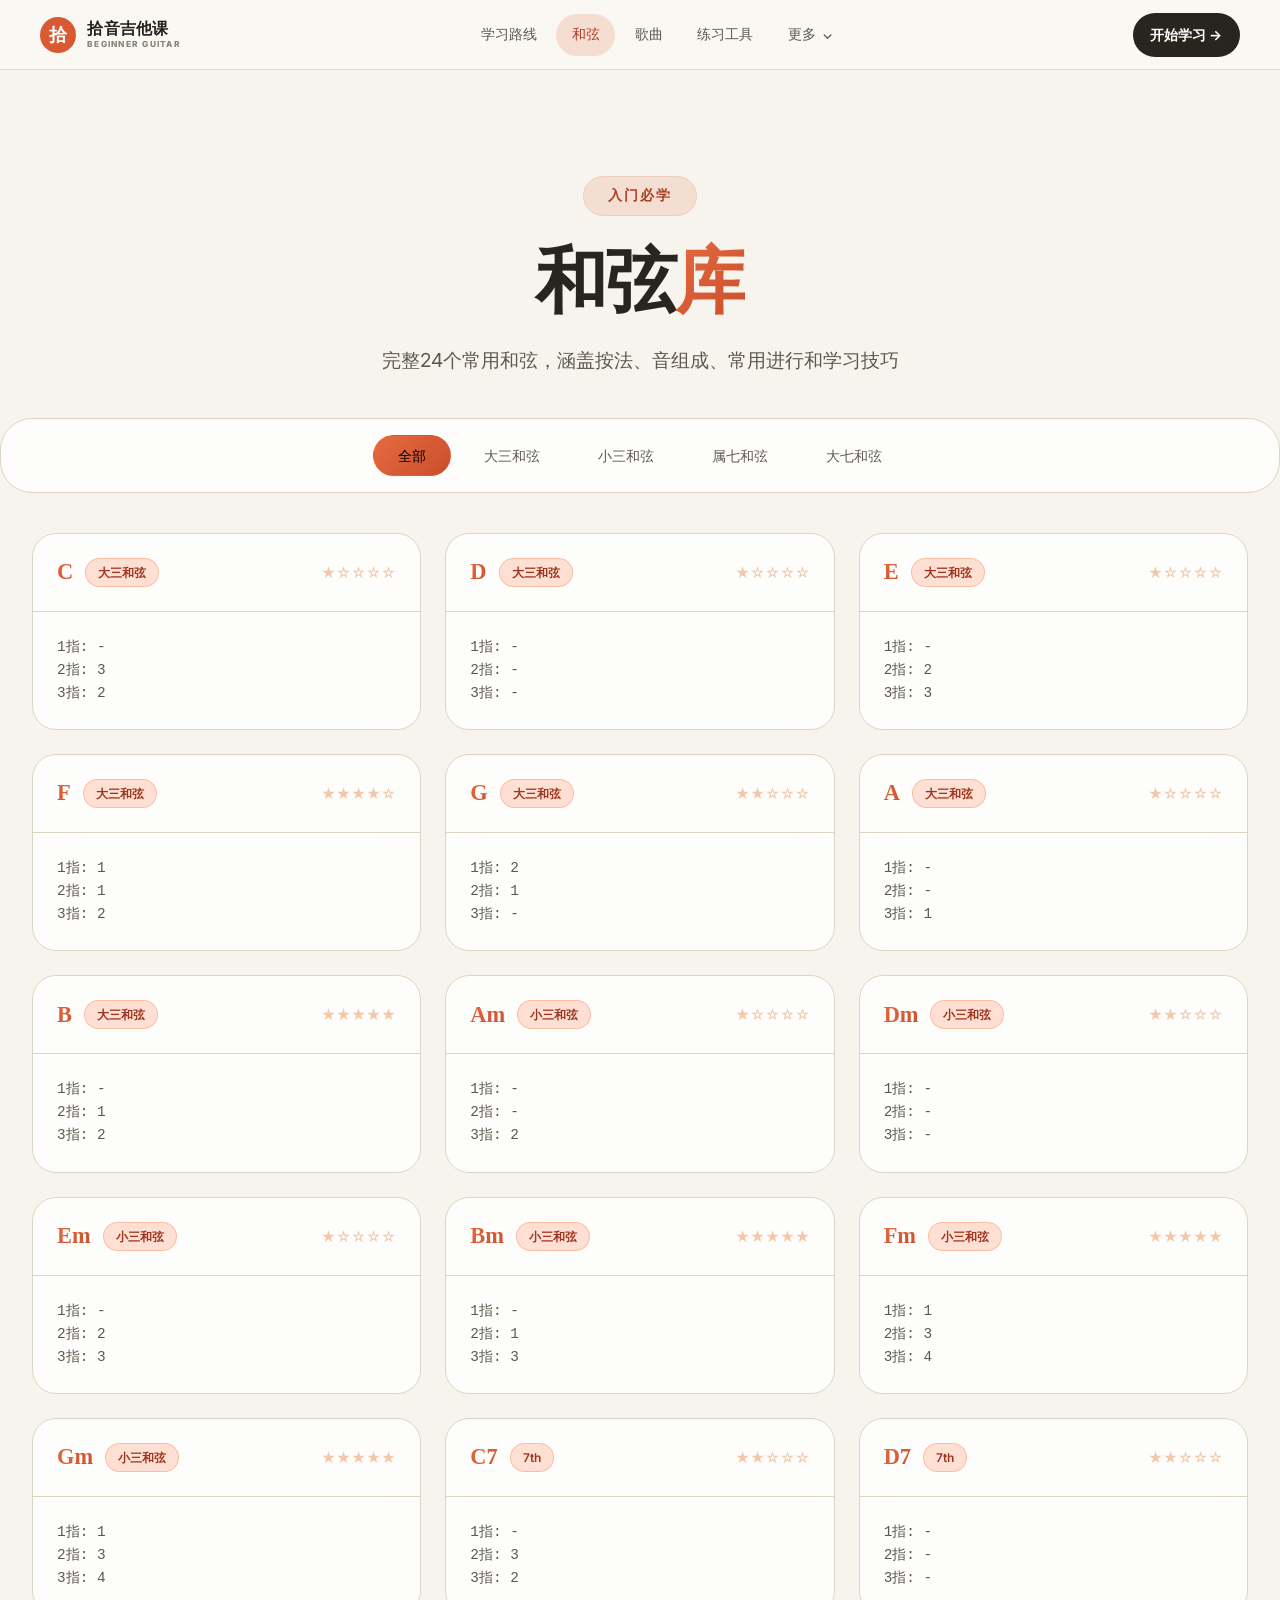
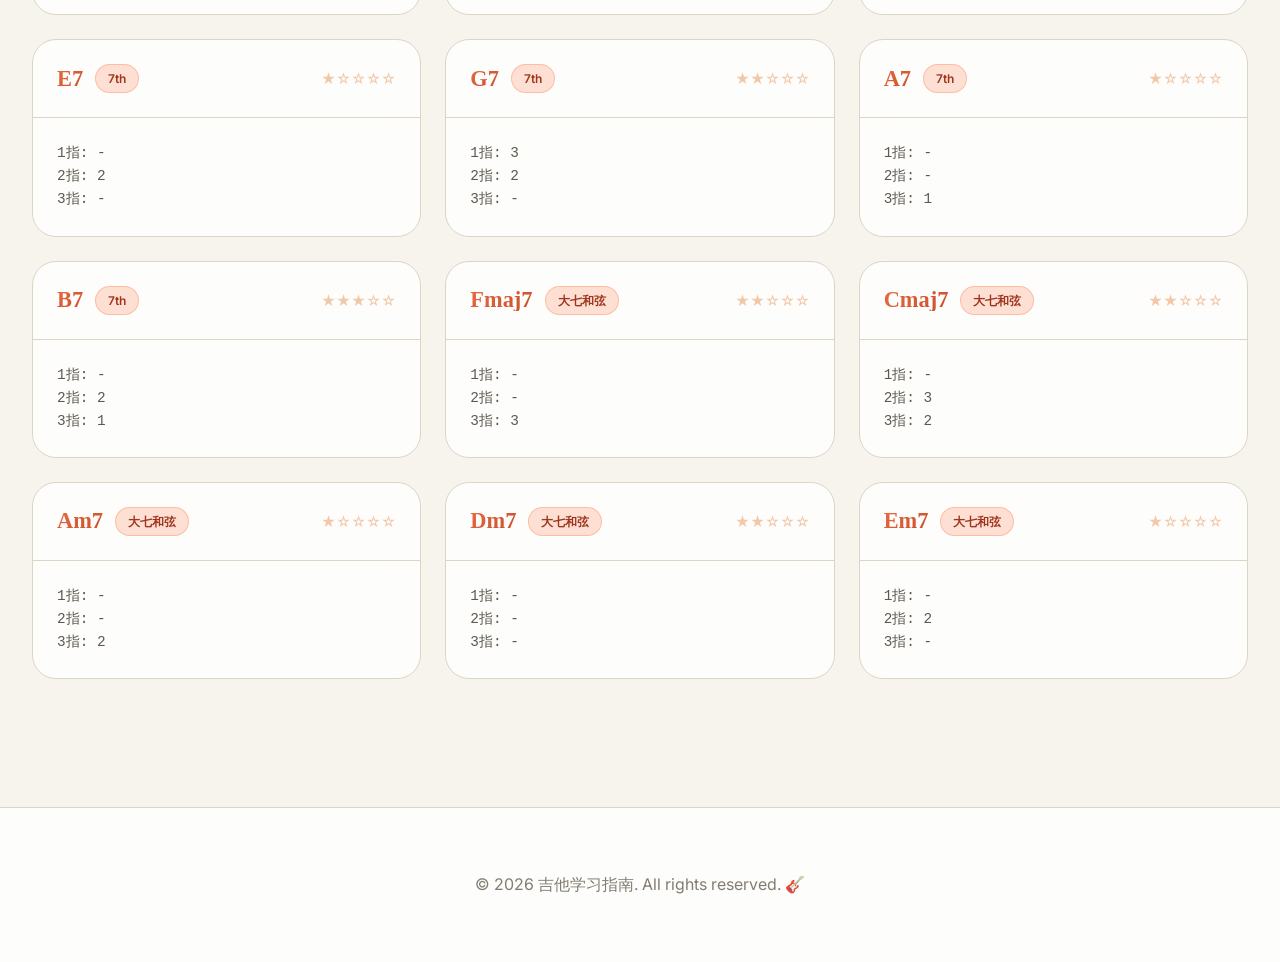
<file: chords.html>
<!DOCTYPE html>
<html lang="zh-CN">
<head>
  <meta charset="UTF-8">
  <meta name="viewport" content="width=device-width, initial-scale=1.0">
  <link rel="icon" href="data:,">
  <title>和弦库 | 吉他学习指南</title>
  <meta name="description" content="完整的吉他和弦库，包含常用24个和弦的按法、音组成和指板图">
  <link rel="stylesheet" href="css/style.css?v=4">
  <link rel="preconnect" href="https://fonts.googleapis.com">
  <link rel="preconnect" href="https://fonts.gstatic.com" crossorigin>
  <link href="https://fonts.googleapis.com/css2?family=Inter:wght@400;500;600;700;800&display=swap" rel="stylesheet">
  <style>
    .chord-grid {
      display: grid;
      grid-template-columns: repeat(auto-fill, minmax(320px, 1fr));
      gap: 1.5rem;
      padding: 0 2rem;
      max-width: 1600px;
      margin: 0 auto;
      align-items: start; /* 关键：每个卡片保持自己的高度，不延伸填充整个行 */
    }
    
    .chord-card {
      background: var(--glass-bg);
      border: 1px solid var(--glass-border);
      border-radius: var(--radius-lg);
      overflow: hidden;
      transition: var(--transition-normal);
      backdrop-filter: blur(20px);
      cursor: pointer;
      align-self: start; /* 关键：卡片不延伸填充行高度 */
    }
    
    .chord-card:hover {
      transform: translateY(-4px);
      border-color: rgba(255, 107, 53, 0.3);
      box-shadow: 0 20px 40px rgba(0, 0, 0, 0.4);
    }
    
    .chord-card.expanded {
      /* Only expand height, not width - stay in grid */
      cursor: default;
    }
    
    .chord-header {
      padding: 1.5rem;
      display: flex;
      justify-content: space-between;
      align-items: center;
      border-bottom: 1px solid var(--glass-border);
    }
    
    .chord-title {
      display: flex;
      align-items: center;
      gap: 0.75rem;
    }
    
    .chord-name {
      font-size: 1.4rem;
      font-weight: 800;
      background: var(--gradient-primary);
      -webkit-background-clip: text;
      -webkit-text-fill-color: transparent;
      background-clip: text;
    }
    
    .chord-badge {
      padding: 0.25rem 0.75rem;
      background: rgba(255, 107, 53, 0.2);
      border: 1px solid rgba(255, 107, 53, 0.3);
      border-radius: var(--radius-xl);
      font-size: 0.75rem;
      font-weight: 600;
      color: var(--accent-secondary);
    }
    
    .chord-body {
      padding: 1.5rem;
    }
    
    .chord-preview {
      display: flex;
      gap: 1rem;
      align-items: center;
    }
    
    .chord-fingers {
      font-family: 'Fira Code', monospace;
      font-size: 0.9rem;
      color: var(--text-secondary);
      line-height: 1.6;
    }
    
    .chord-details {
      max-height: 0;
      overflow: hidden;
      transition: max-height var(--transition-slow);
    }
    
    .chord-card.expanded .chord-details {
      max-height: 2000px;
    }
    
    .detail-section {
      padding: 1.5rem;
      border-top: 1px solid var(--glass-border);
    }
    
    .detail-title {
      font-size: 0.9rem;
      font-weight: 700;
      color: var(--accent-secondary);
      margin-bottom: 1rem;
      text-transform: uppercase;
      letter-spacing: 0.5px;
    }
    
    .notes-container {
      display: flex;
      gap: 0.5rem;
      flex-wrap: wrap;
      margin-bottom: 1rem;
    }
    
    .note-badge {
      padding: 0.5rem 1rem;
      background: var(--bg-secondary);
      border-radius: var(--radius-sm);
      font-family: 'Fira Code', monospace;
      font-size: 0.9rem;
    }
    
    .note-badge.root {
      background: rgba(255, 107, 53, 0.2);
      border: 1px solid rgba(255, 107, 53, 0.3);
      color: var(--accent-secondary);
    }
    
    .progressions-list {
      display: flex;
      flex-wrap: wrap;
      gap: 0.5rem;
    }
    
    .progression-tag {
      padding: 0.4rem 0.8rem;
      background: var(--bg-secondary);
      border-radius: var(--radius-xl);
      font-size: 0.85rem;
      color: var(--text-secondary);
    }
    
    .tips-box {
      background: rgba(255, 107, 53, 0.1);
      border-left: 3px solid var(--accent-primary);
      padding: 1rem;
      border-radius: 0 var(--radius-sm) var(--radius-sm) 0;
      font-size: 0.95rem;
      line-height: 1.6;
    }
    
    .fretboard-container {
      background: var(--bg-secondary);
      border-radius: var(--radius-md);
      padding: 1rem;
      margin-top: 1rem;
      overflow-x: auto;
    }
    
    .status-message {
      text-align: center;
      padding: 4rem 2rem;
      color: var(--text-muted);
    }
    
    @media (max-width: 768px) {
      .chord-grid {
        grid-template-columns: 1fr;
        padding: 0 1rem;
      }
    }
  </style>
</head>
<body>
  <!-- Page Content -->
  <div class="page-content">
    <!-- Page Header -->
    <div class="page-header">
      <span class="section-tag">入门必学</span>
      <h1 class="page-title">和弦<span>库</span></h1>
      <p class="section-desc">
        完整24个常用和弦，涵盖按法、音组成、常用进行和学习技巧
      </p>
    </div>

    <!-- Filter Tabs -->
    <div class="filter-tabs" id="filterTabs">
      <button class="filter-tab active" data-filter="all">全部</button>
      <button class="filter-tab" data-filter="major">大三和弦</button>
      <button class="filter-tab" data-filter="minor">小三和弦</button>
      <button class="filter-tab" data-filter="dom7">属七和弦</button>
      <button class="filter-tab" data-filter="maj7">大七和弦</button>
    </div>

    <!-- Chord Grid -->
    <div class="chord-grid" id="chordGrid">
      <div class="status-message">加载中...</div>
    </div>
  </div>

  <!-- Footer -->
  <footer class="footer">
    <p>&copy; 2026 吉他学习指南. All rights reserved. 🎸</p>
  </footer>

  <script src="js/nav.js?v=6"></script>
  <script src="js/fretboard-renderer.js?v=4"></script>
  <script>
    (function() {
      var grid = document.getElementById('chordGrid');
      var filterTabs = document.getElementById('filterTabs');
      var currentFilter = 'all';
      var chordsData = [];
      var expandedCard = null;

      // Load chords data
      var xhr = new XMLHttpRequest();
      xhr.open('GET', 'data/chords.json', true);
      xhr.onreadystatechange = function() {
        if (xhr.readyState === 4 && xhr.status === 200) {
          try {
            var data = JSON.parse(xhr.responseText);
            chordsData = data.chords || [];
            renderChords();
          } catch (e) {
            grid.innerHTML = '<div class="status-message">无法加载和弦数据</div>';
          }
        }
      };
      xhr.send();

      // Filter tabs
      filterTabs.addEventListener('click', function(e) {
        if (e.target.classList.contains('filter-tab')) {
          document.querySelectorAll('.filter-tab').forEach(function(tab) {
            tab.classList.remove('active');
          });
          e.target.classList.add('active');
          currentFilter = e.target.dataset.filter;
          renderChords();
        }
      });

      function renderChords() {
        var filtered = currentFilter === 'all' 
          ? chordsData 
          : chordsData.filter(function(c) {
              if (currentFilter === 'major') return c.category === 'major';
              if (currentFilter === 'minor') return c.category === 'minor';
              if (currentFilter === 'dom7') return c.category === 'dom7';
              if (currentFilter === 'maj7') return c.category === 'maj7';
              return true;
            });

        if (filtered.length === 0) {
          grid.innerHTML = '<div class="status-message">暂无数据</div>';
          return;
        }

        grid.innerHTML = '';
        filtered.forEach(function(chord, index) {
          var card = createChordCard(chord, index);
          grid.appendChild(card);
        });
      }

      function createChordCard(chord, index) {
        var card = document.createElement('div');
        card.className = 'chord-card';
        card.dataset.index = index;

        var difficultyStars = '★'.repeat(chord.difficulty || 1) + '☆'.repeat(5 - (chord.difficulty || 1));
        var categoryName = {
          'major': '大三和弦',
          'minor': '小三和弦', 
          'dom7': '属七和弦',
          'maj7': '大七和弦'
        }[chord.category] || chord.category;

        card.innerHTML = 
          '<div class="chord-header">' +
            '<div class="chord-title">' +
              '<span class="chord-name">' + escapeHtml(chord.name) + '</span>' +
              '<span class="chord-badge">' + escapeHtml(categoryName) + '</span>' +
            '</div>' +
            '<div style="color: var(--accent-tertiary); font-size: 0.9rem;">' + difficultyStars + '</div>' +
          '</div>' +
          '<div class="chord-body">' +
            '<div class="chord-preview">' +
              '<div class="chord-fingers">' +
                '<div>1指: ' + (chord.fingers && chord.fingers[0] ? escapeHtml(chord.fingers[0]) : '-') + '</div>' +
                '<div>2指: ' + (chord.fingers && chord.fingers[1] ? escapeHtml(chord.fingers[1]) : '-') + '</div>' +
                '<div>3指: ' + (chord.fingers && chord.fingers[2] ? escapeHtml(chord.fingers[2]) : '-') + '</div>' +
              '</div>' +
            '</div>' +
          '</div>' +
          '<div class="chord-details">' +
            '<div class="detail-section">' +
              '<div class="detail-title">音组成</div>' +
              '<div class="notes-container">' +
                (chord.notes || []).map(function(note, i) {
                  return '<span class="note-badge ' + (i === 0 ? 'root' : '') + '">' + escapeHtml(note) + '</span>';
                }).join('') +
              '</div>' +
            '</div>' +
            '<div class="detail-section">' +
              '<div class="detail-title">常见进行</div>' +
              '<div class="progressions-list">' +
                (chord.commonProgressions || []).map(function(prog) {
                  return '<span class="progression-tag">' + escapeHtml(prog) + '</span>';
                }).join('') +
              '</div>' +
            '</div>' +
            '<div class="detail-section">' +
              '<div class="detail-title">学习提示</div>' +
              '<div class="tips-box">' + escapeHtml(chord.tips || '暂无提示') + '</div>' +
            '</div>' +
            '<div class="detail-section">' +
              '<div class="detail-title">指板位置</div>' +
              '<div class="fretboard-container" id="fretboard-' + index + '"></div>' +
            '</div>' +
          '</div>';

        card.addEventListener('click', function(e) {
          // Toggle current card independently (don't close others)
          card.classList.toggle('expanded');

          if (card.classList.contains('expanded')) {
            setTimeout(function() {
              renderFretboardForChord(chord, 'fretboard-' + index);
            }, 100);
          }
        });

        return card;
      }

      function renderFretboardForChord(chord, containerId) {
        var container = document.getElementById(containerId);
        if (!container || !window.renderFretboard) return;

        var notes = (chord.fretboardNotes || []).map(function(n) {
          return {
            string: n.string,
            fret: n.fret,
            label: n.label,
            color: n.color
          };
        });

        window.renderFretboard(container, {
          numFrets: 5,
          startFret: 0,
          showLabels: true,
          notes: notes,
          width: container.offsetWidth,
          height: 180
        });
      }

      function escapeHtml(text) {
        var div = document.createElement('div');
        div.textContent = text;
        return div.innerHTML;
      }
    })();
  </script>
</body>
</html>
</file>
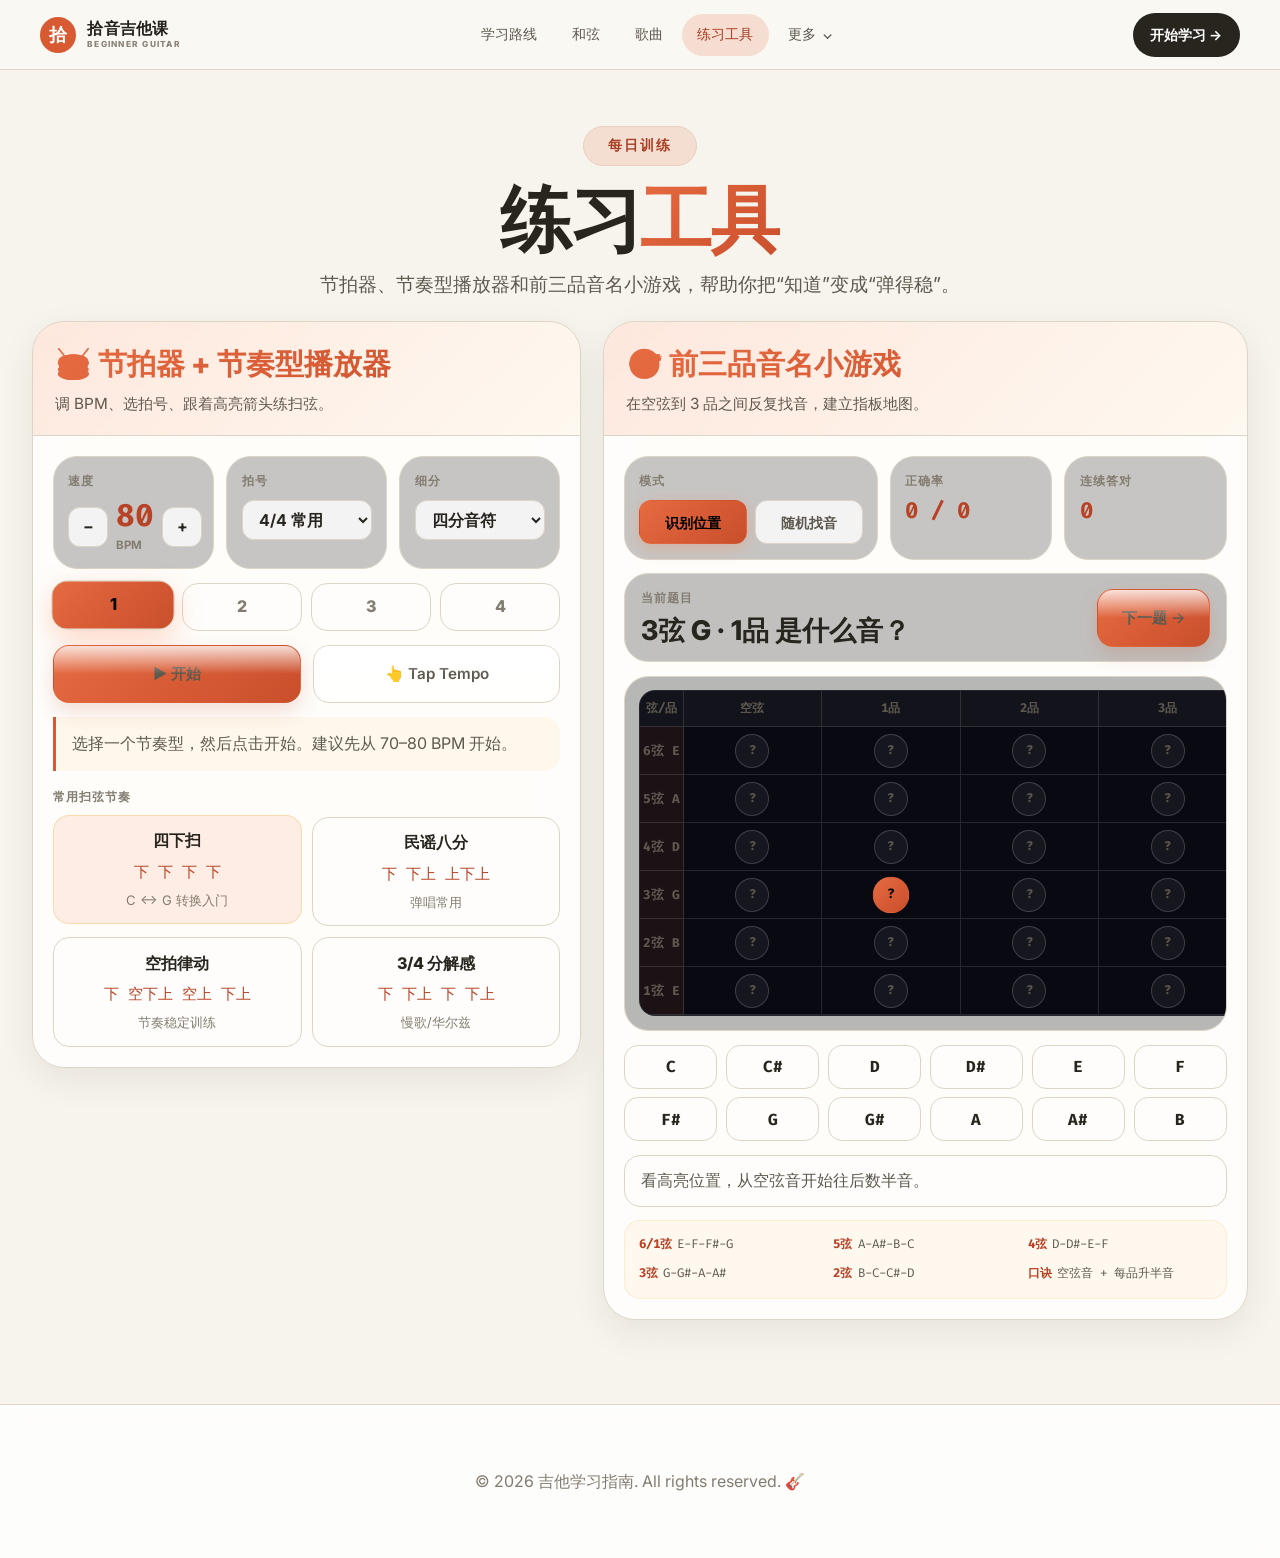
<file: practice-tools.html>
<!DOCTYPE html>
<html lang="zh-CN">
<head>
  <meta charset="UTF-8">
  <meta name="viewport" content="width=device-width, initial-scale=1.0">
  <link rel="icon" href="data:,">
  <title>练习工具 | 吉他学习指南</title>
  <meta name="description" content="节拍器、节奏型播放器和前三品音名小游戏，帮助吉他初学者稳定节奏并熟悉前三品音名。">
  <link rel="stylesheet" href="css/style.css?v=11">
  <link rel="preconnect" href="https://fonts.googleapis.com">
  <link rel="preconnect" href="https://fonts.gstatic.com" crossorigin>
  <link href="https://fonts.googleapis.com/css2?family=Inter:wght@400;500;600;700;800&family=Fira+Code:wght@500;700&display=swap" rel="stylesheet">
  <style>
    .page-content {
      padding-top: calc(70px + 2.4rem);
      padding-bottom: 1.25rem;
    }

    .page-header {
      margin-bottom: 1.35rem;
      padding-top: 1.1rem;
      padding-bottom: 0;
    }

    .section-tag {
      margin-bottom: 0.8rem;
    }

    .page-title {
      margin-bottom: 0.75rem;
    }

    .section-desc {
      line-height: 1.55;
    }

    .tools-container {
      max-width: 1600px;
      margin: 0 auto;
      padding: 0 2rem;
    }

    .tools-grid {
      display: grid;
      grid-template-columns: minmax(360px, 0.92fr) minmax(520px, 1.08fr);
      gap: 1.35rem;
      align-items: start;
    }

    .tool-card {
      background: var(--glass-bg);
      border: 1px solid var(--glass-border);
      border-radius: var(--radius-xl);
      overflow: hidden;
      backdrop-filter: blur(20px) saturate(150%);
      box-shadow: var(--glass-shadow);
    }

    .tool-header {
      padding: 1.15rem 1.35rem;
      background: linear-gradient(135deg, rgba(255,122,69,0.16) 0%, rgba(255,179,71,0.06) 100%);
      border-bottom: 1px solid var(--glass-border);
    }

    .tool-title {
      font-size: clamp(1.35rem, 2.3vw, 1.85rem);
      font-weight: 800;
      margin-bottom: 0.25rem;
      background: var(--gradient-primary);
      -webkit-background-clip: text;
      -webkit-text-fill-color: transparent;
      background-clip: text;
    }

    .tool-subtitle {
      color: var(--text-secondary);
      font-size: 0.96rem;
    }

    .tool-body {
      padding: 1.25rem;
    }

    .compact-grid {
      display: grid;
      grid-template-columns: repeat(3, minmax(0, 1fr));
      gap: 0.75rem;
      margin-bottom: 0.85rem;
    }

    .meter-panel {
      background: rgba(0,0,0,0.22);
      border: 1px solid var(--glass-border);
      border-radius: var(--radius-lg);
      padding: 0.9rem;
      min-width: 0;
    }

    .panel-label {
      display: block;
      color: var(--text-muted);
      font-size: 0.75rem;
      font-weight: 700;
      text-transform: uppercase;
      letter-spacing: 1px;
      margin-bottom: 0.65rem;
    }

    .bpm-control {
      display: grid;
      grid-template-columns: 40px 1fr 40px;
      gap: 0.5rem;
      align-items: center;
    }

    .mini-btn, .tool-select {
      border: 1px solid var(--glass-border);
      background: var(--glass-bg);
      color: var(--text-primary);
      border-radius: 12px;
      min-height: 40px;
      font-weight: 700;
      cursor: pointer;
      transition: var(--transition-fast);
    }

    .mini-btn:hover, .tool-select:hover {
      border-color: var(--glass-border-light);
      background: var(--glass-bg-hover);
    }

    .bpm-display {
      text-align: center;
      font-family: 'Fira Code', monospace;
      font-size: 1.95rem;
      font-weight: 800;
      color: var(--text-accent);
      line-height: 1;
      white-space: nowrap;
    }

    .bpm-unit {
      display: block;
      color: var(--text-muted);
      font-size: 0.72rem;
      font-weight: 700;
      margin-top: 0.25rem;
    }

    .tool-select {
      width: 100%;
      padding: 0 0.75rem;
      color-scheme: dark;
    }

    .beat-row {
      display: grid;
      grid-template-columns: repeat(4, 1fr);
      gap: 0.55rem;
      margin: 0.85rem 0;
    }

    .beat-dot {
      height: 48px;
      border-radius: 16px;
      display: grid;
      place-items: center;
      font-weight: 800;
      color: var(--text-muted);
      background: rgba(255,255,255,0.04);
      border: 1px solid var(--glass-border);
      transition: transform 80ms ease, background 80ms ease, color 80ms ease;
    }

    .beat-dot.active {
      transform: translateY(-2px) scale(1.03);
      color: #080810;
      background: var(--gradient-primary);
      box-shadow: 0 10px 28px rgba(255,122,69,0.28);
    }

    .metronome-actions {
      display: grid;
      grid-template-columns: 1fr 1fr;
      gap: 0.75rem;
      margin-bottom: 0.85rem;
    }

    .wide-btn {
      width: 100%;
      min-height: 44px;
    }

    .rhythm-grid {
      display: grid;
      grid-template-columns: repeat(2, minmax(0, 1fr));
      gap: 0.65rem;
    }

    .rhythm-card {
      border: 1px solid var(--glass-border);
      border-radius: var(--radius-md);
      background: rgba(255,255,255,0.045);
      padding: 0.8rem;
      cursor: pointer;
      transition: var(--transition-fast);
      min-width: 0;
    }

    .rhythm-card:hover, .rhythm-card.active {
      background: rgba(255,122,69,0.12);
      border-color: rgba(255,179,71,0.34);
      transform: translateY(-2px);
    }

    .rhythm-name {
      font-weight: 800;
      color: var(--text-primary);
      margin-bottom: 0.35rem;
    }

    .rhythm-pattern {
      font-family: 'Fira Code', monospace;
      color: var(--text-accent);
      font-size: 0.96rem;
      white-space: nowrap;
      overflow: hidden;
      text-overflow: ellipsis;
    }

    .rhythm-desc {
      color: var(--text-muted);
      font-size: 0.82rem;
      margin-top: 0.35rem;
    }

    .now-playing {
      background: rgba(255,179,71,0.08);
      border-left: 3px solid var(--accent-primary);
      border-radius: 0 var(--radius-md) var(--radius-md) 0;
      color: var(--text-secondary);
      padding: 0.9rem 1rem;
      min-height: 48px;
    }

    .game-layout {
      display: grid;
      grid-template-columns: 1fr;
      gap: 0.85rem;
    }

    .game-topbar {
      display: grid;
      grid-template-columns: 1.25fr 0.8fr 0.8fr;
      gap: 0.75rem;
      align-items: stretch;
    }

    .mode-switch {
      display: grid;
      grid-template-columns: 1fr 1fr;
      gap: 0.5rem;
    }

    .mode-switch .option-btn {
      min-height: 44px;
      font-weight: 700;
      white-space: nowrap;
    }

    .stat-value {
      font-family: 'Fira Code', monospace;
      font-size: 1.4rem;
      line-height: 1;
      color: var(--text-accent);
      font-weight: 800;
    }

    .question-card {
      display: grid;
      grid-template-columns: minmax(0, 1fr) auto;
      gap: 0.85rem;
      align-items: center;
      background: rgba(0,0,0,0.24);
      border: 1px solid var(--glass-border);
      border-radius: var(--radius-lg);
      padding: 0.85rem 1rem;
    }

    .question-label {
      color: var(--text-muted);
      font-size: 0.78rem;
      font-weight: 700;
      text-transform: uppercase;
      letter-spacing: 1px;
      margin-bottom: 0.35rem;
    }

    .question-text {
      font-size: clamp(1.25rem, 2.6vw, 1.7rem);
      font-weight: 800;
      color: var(--text-primary);
      line-height: 1.25;
    }

    .fretboard-game-wrap {
      overflow-x: auto;
      background: rgba(0,0,0,0.28);
      border: 1px solid var(--glass-border);
      border-radius: var(--radius-lg);
      padding: 0.85rem;
    }

    .fretboard-game {
      min-width: 600px;
      display: grid;
      grid-template-columns: 44px repeat(4, minmax(96px, 1fr));
      gap: 0;
      border: 1px solid rgba(255,255,255,0.12);
      border-radius: 16px;
      overflow: hidden;
      background: #090912;
    }

    .fret-cell, .fret-head {
      min-height: 48px;
      display: grid;
      place-items: center;
      border-right: 1px solid rgba(255,255,255,0.12);
      border-bottom: 1px solid rgba(255,255,255,0.12);
      color: var(--text-muted);
      font-family: 'Fira Code', monospace;
      font-weight: 700;
      position: relative;
    }

    .fret-head {
      min-height: 36px;
      background: rgba(255,255,255,0.04);
      font-size: 0.78rem;
      color: var(--text-secondary);
    }

    .fret-label {
      background: rgba(255,122,69,0.08);
      color: var(--text-secondary);
      font-size: 0.8rem;
    }

    .fret-button {
      width: 34px;
      height: 34px;
      border-radius: 50%;
      border: 1px solid rgba(255,255,255,0.18);
      background: rgba(255,255,255,0.055);
      color: var(--text-secondary);
      cursor: pointer;
      font-family: 'Fira Code', monospace;
      font-size: 0.78rem;
      font-weight: 800;
      transition: var(--transition-fast);
    }

    .fret-button:hover, .fret-button.highlight {
      color: #050508;
      background: var(--gradient-primary);
      border-color: transparent;
      transform: scale(1.08);
    }

    .fret-button.correct {
      color: #04130d;
      background: #43d17a;
      border-color: transparent;
      box-shadow: 0 0 0 5px rgba(67,209,122,0.14);
    }

    .fret-button.wrong {
      color: #fff;
      background: #e63946;
      border-color: transparent;
      box-shadow: 0 0 0 5px rgba(230,57,70,0.12);
    }

    .answers-grid {
      display: grid;
      grid-template-columns: repeat(6, minmax(0, 1fr));
      gap: 0.55rem;
    }

    .answer-btn {
      min-height: 44px;
      border-radius: 14px;
      border: 1px solid var(--glass-border);
      background: rgba(255,255,255,0.045);
      color: var(--text-primary);
      font-family: 'Fira Code', monospace;
      font-weight: 800;
      cursor: pointer;
      transition: var(--transition-fast);
    }

    .answer-btn:hover {
      background: var(--glass-bg-hover);
      transform: translateY(-1px);
    }

    .answer-btn.correct {
      background: #43d17a;
      color: #04130d;
      border-color: transparent;
    }

    .answer-btn.wrong {
      background: #e63946;
      color: white;
      border-color: transparent;
    }

    .feedback {
      min-height: 46px;
      display: flex;
      align-items: center;
      padding: 0.75rem 1rem;
      color: var(--text-secondary);
      background: rgba(255,255,255,0.045);
      border: 1px solid var(--glass-border);
      border-radius: var(--radius-md);
    }

    .note-map-hint {
      display: grid;
      grid-template-columns: repeat(3, minmax(0, 1fr));
      gap: 0.6rem;
      padding: 0.85rem;
      background: rgba(255,179,71,0.07);
      border: 1px solid rgba(255,179,71,0.18);
      border-radius: var(--radius-md);
    }

    .note-map-item {
      font-family: 'Fira Code', monospace;
      font-size: 0.78rem;
      color: var(--text-secondary);
      white-space: nowrap;
    }

    .note-map-item strong {
      color: var(--text-accent);
      margin-right: 0.35rem;
    }

    @media (max-width: 1080px) {
      .tools-grid { grid-template-columns: 1fr; }
      .game-topbar { grid-template-columns: 1fr 1fr; }
      .game-topbar .meter-panel:first-child { grid-column: 1 / -1; }
    }

    @media (max-width: 720px) {
      .tools-container { padding: 0 1rem; }
      .tool-body, .tool-header { padding: 1rem; }
      .compact-grid, .rhythm-grid, .metronome-actions, .game-topbar, .question-card { grid-template-columns: 1fr; }
      .mode-switch { grid-template-columns: repeat(2, minmax(0, 1fr)); }
      .answers-grid { grid-template-columns: repeat(3, minmax(0, 1fr)); }
      .note-map-hint { grid-template-columns: 1fr; }
      .beat-row { grid-template-columns: repeat(4, minmax(54px, 1fr)); overflow-x: auto; }
    }
  </style>
</head>
<body>
  <div class="page-content">
    <div class="page-header">
      <span class="section-tag">每日训练</span>
      <h1 class="page-title">练习<span>工具</span></h1>
      <p class="section-desc">节拍器、节奏型播放器和前三品音名小游戏，帮助你把“知道”变成“弹得稳”。</p>
    </div>

    <main class="tools-container">
      <div class="tools-grid">
        <section class="tool-card" id="metronomeCard">
          <div class="tool-header">
            <h2 class="tool-title">🥁 节拍器 + 节奏型播放器</h2>
            <p class="tool-subtitle">调 BPM、选拍号、跟着高亮箭头练扫弦。</p>
          </div>
          <div class="tool-body">
            <div class="compact-grid">
              <div class="meter-panel">
                <span class="panel-label">速度</span>
                <div class="bpm-control">
                  <button class="mini-btn" id="bpmDownBtn" type="button" aria-label="降低 BPM">−</button>
                  <div>
                    <div class="bpm-display" id="bpmValue">80</div>
                    <span class="bpm-unit">BPM</span>
                  </div>
                  <button class="mini-btn" id="bpmUpBtn" type="button" aria-label="提高 BPM">+</button>
                </div>
              </div>
              <div class="meter-panel">
                <label class="panel-label" for="timeSignatureSelect">拍号</label>
                <select class="tool-select" id="timeSignatureSelect">
                  <option value="4">4/4 常用</option>
                  <option value="3">3/4 华尔兹</option>
                  <option value="6">6/8 摇摆</option>
                </select>
              </div>
              <div class="meter-panel">
                <label class="panel-label" for="subdivisionSelect">细分</label>
                <select class="tool-select" id="subdivisionSelect">
                  <option value="1">四分音符</option>
                  <option value="2">八分音符</option>
                  <option value="4">十六分音符</option>
                </select>
              </div>
            </div>

            <div class="beat-row" id="beatRow" aria-label="节拍灯">
              <div class="beat-dot active">1</div>
              <div class="beat-dot">2</div>
              <div class="beat-dot">3</div>
              <div class="beat-dot">4</div>
            </div>

            <div class="metronome-actions">
              <button class="btn btn-primary wide-btn" id="startMetronomeBtn" type="button">▶ 开始</button>
              <button class="btn wide-btn" id="tapTempoBtn" type="button">👆 Tap Tempo</button>
            </div>

            <div class="now-playing" id="rhythmStatus">选择一个节奏型，然后点击开始。建议先从 70–80 BPM 开始。</div>

            <div style="height: 1rem;"></div>
            <span class="panel-label">常用扫弦节奏</span>
            <div class="rhythm-grid" id="rhythmPatternGrid">
              <button class="rhythm-card active" type="button" data-pattern="D D D D" data-name="四下扫" data-desc="最稳的入门节奏，每拍一个下扫。">
                <div class="rhythm-name">四下扫</div>
                <div class="rhythm-pattern">下 下 下 下</div>
                <div class="rhythm-desc">C ↔ G 转换入门</div>
              </button>
              <button class="rhythm-card" type="button" data-pattern="D DU UDU" data-name="民谣八分" data-desc="最常见流行/民谣扫弦。">
                <div class="rhythm-name">民谣八分</div>
                <div class="rhythm-pattern">下 下上 上下上</div>
                <div class="rhythm-desc">弹唱常用</div>
              </button>
              <button class="rhythm-card" type="button" data-pattern="D - DU - U DU" data-name="空拍律动" data-desc="带空拍，训练右手持续摆动。">
                <div class="rhythm-name">空拍律动</div>
                <div class="rhythm-pattern">下 空下上 空上 下上</div>
                <div class="rhythm-desc">节奏稳定训练</div>
              </button>
              <button class="rhythm-card" type="button" data-pattern="D DU D DU" data-name="3/4 分解感" data-desc="适合慢歌和三拍子。">
                <div class="rhythm-name">3/4 分解感</div>
                <div class="rhythm-pattern">下 下上 下 下上</div>
                <div class="rhythm-desc">慢歌/华尔兹</div>
              </button>
            </div>
          </div>
        </section>

        <section class="tool-card" id="noteGameCard">
          <div class="tool-header">
            <h2 class="tool-title">🎯 前三品音名小游戏</h2>
            <p class="tool-subtitle">在空弦到 3 品之间反复找音，建立指板地图。</p>
          </div>
          <div class="tool-body game-layout">
            <div class="game-topbar">
              <div class="meter-panel">
                <span class="panel-label">模式</span>
                <div class="mode-switch" id="gameModeSwitch">
                  <button class="option-btn active" type="button" data-mode="identify">识别位置</button>
                  <button class="option-btn" type="button" data-mode="find">随机找音</button>
                </div>
              </div>
              <div class="meter-panel">
                <span class="panel-label">正确率</span>
                <div class="stat-value" id="scoreValue">0 / 0</div>
              </div>
              <div class="meter-panel">
                <span class="panel-label">连续答对</span>
                <div class="stat-value" id="streakValue">0</div>
              </div>
            </div>

            <div class="question-card">
              <div>
                <div class="question-label">当前题目</div>
                <div class="question-text" id="questionText">载入题目中…</div>
              </div>
              <button class="btn btn-primary" id="nextQuestionBtn" type="button">下一题 →</button>
            </div>

            <div class="fretboard-game-wrap">
              <div class="fretboard-game" id="fretboardGame" aria-label="前三品可点击指板"></div>
            </div>

            <div class="answers-grid" id="answerOptions" aria-label="音名答案选项"></div>
            <div class="feedback" id="gameFeedback">提示：空弦也算在“前三品地图”里。先记住 6 根空弦 E A D G B E。</div>
            <div class="note-map-hint" id="noteMapHint" aria-label="前三品速记表">
              <div class="note-map-item"><strong>6/1弦</strong>E-F-F#-G</div>
              <div class="note-map-item"><strong>5弦</strong>A-A#-B-C</div>
              <div class="note-map-item"><strong>4弦</strong>D-D#-E-F</div>
              <div class="note-map-item"><strong>3弦</strong>G-G#-A-A#</div>
              <div class="note-map-item"><strong>2弦</strong>B-C-C#-D</div>
              <div class="note-map-item"><strong>口诀</strong>空弦音 + 每品升半音</div>
            </div>
          </div>
        </section>
      </div>
    </main>
  </div>

  <footer class="footer">
    <p>&copy; 2026 吉他学习指南. All rights reserved. 🎸</p>
  </footer>

  <script src="js/nav.js?v=7"></script>
  <script src="js/fretboard-renderer.js?v=4"></script>
  <script>
    (function() {
      'use strict';

      var NOTE_ORDER = ['C', 'C#', 'D', 'D#', 'E', 'F', 'F#', 'G', 'G#', 'A', 'A#', 'B'];
      var STRING_TUNING_LOW_TO_HIGH = ['E', 'A', 'D', 'G', 'B', 'E'];
      var STRING_LABELS = ['6弦 E', '5弦 A', '4弦 D', '3弦 G', '2弦 B', '1弦 E'];

      function noteAt(stringIndex, fret) {
        var openIndex = NOTE_ORDER.indexOf(STRING_TUNING_LOW_TO_HIGH[stringIndex]);
        return NOTE_ORDER[(openIndex + fret) % 12];
      }

      // ==================== Metronome + Rhythm Player ====================
      var bpm = 80;
      var isPlaying = false;
      var timerId = null;
      var beatIndex = 0;
      var audioCtx = null;
      var selectedPattern = { name: '四下扫', pattern: 'D D D D', desc: '最稳的入门节奏，每拍一个下扫。' };
      var tapTimes = [];

      var bpmValue = document.getElementById('bpmValue');
      var beatRow = document.getElementById('beatRow');
      var status = document.getElementById('rhythmStatus');
      var timeSignatureSelect = document.getElementById('timeSignatureSelect');
      var subdivisionSelect = document.getElementById('subdivisionSelect');
      var startBtn = document.getElementById('startMetronomeBtn');

      function clamp(value, min, max) { return Math.max(min, Math.min(max, value)); }

      function setBpm(next) {
        bpm = clamp(Math.round(next), 40, 220);
        bpmValue.textContent = bpm;
        if (isPlaying) restartMetronome();
      }

      function getPatternSteps() {
        return selectedPattern.pattern.trim().split(/\s+/);
      }

      function updateBeatDots() {
        var beats = parseInt(timeSignatureSelect.value, 10);
        beatRow.innerHTML = '';
        for (var i = 0; i < beats; i++) {
          var dot = document.createElement('div');
          dot.className = 'beat-dot' + (i === beatIndex % beats ? ' active' : '');
          dot.textContent = i + 1;
          beatRow.appendChild(dot);
        }
      }

      function ensureAudio() {
        if (!audioCtx) audioCtx = new (window.AudioContext || window.webkitAudioContext)();
        if (audioCtx.state === 'suspended') audioCtx.resume();
      }

      function clickSound(accent, symbol) {
        ensureAudio();
        var now = audioCtx.currentTime;
        var osc = audioCtx.createOscillator();
        var gain = audioCtx.createGain();
        var isRest = symbol === '-';
        osc.type = symbol === 'U' ? 'triangle' : 'square';
        osc.frequency.value = isRest ? 220 : (accent ? 1120 : (symbol === 'U' ? 760 : 920));
        gain.gain.setValueAtTime(isRest ? 0.018 : 0.15, now);
        gain.gain.exponentialRampToValueAtTime(0.001, now + (isRest ? 0.045 : 0.075));
        osc.connect(gain).connect(audioCtx.destination);
        osc.start(now);
        osc.stop(now + 0.08);
      }

      function rhythmLabel(symbol) {
        if (symbol === 'D') return '下扫';
        if (symbol === 'U') return '上扫';
        if (symbol === 'DU') return '下上';
        if (symbol === 'UDU') return '上下上';
        if (symbol === '-') return '空拍';
        return symbol;
      }

      function tick() {
        var beats = parseInt(timeSignatureSelect.value, 10);
        var steps = getPatternSteps();
        var symbol = steps[beatIndex % steps.length];
        updateBeatDots();
        clickSound(beatIndex % beats === 0, symbol === 'DU' ? 'D' : symbol);
        status.textContent = selectedPattern.name + '：第 ' + ((beatIndex % beats) + 1) + ' 拍 · ' + rhythmLabel(symbol) + '（' + bpm + ' BPM）';
        beatIndex += 1;
      }

      function intervalMs() {
        var subdiv = parseInt(subdivisionSelect.value, 10);
        return 60000 / bpm / subdiv;
      }

      function startMetronome() {
        if (isPlaying) return;
        isPlaying = true;
        startBtn.textContent = '⏸ 停止';
        beatIndex = 0;
        tick();
        timerId = window.setInterval(tick, intervalMs());
      }

      function stopMetronome() {
        isPlaying = false;
        startBtn.textContent = '▶ 开始';
        if (timerId) window.clearInterval(timerId);
        timerId = null;
        status.textContent = '已停止。换和弦训练建议：每 4 拍换一次，先求稳再提速。';
      }

      function restartMetronome() {
        if (!isPlaying) { updateBeatDots(); return; }
        if (timerId) window.clearInterval(timerId);
        beatIndex = 0;
        tick();
        timerId = window.setInterval(tick, intervalMs());
      }

      document.getElementById('bpmDownBtn').addEventListener('click', function() { setBpm(bpm - 5); });
      document.getElementById('bpmUpBtn').addEventListener('click', function() { setBpm(bpm + 5); });
      startBtn.addEventListener('click', function() { isPlaying ? stopMetronome() : startMetronome(); });
      timeSignatureSelect.addEventListener('change', restartMetronome);
      subdivisionSelect.addEventListener('change', restartMetronome);
      document.getElementById('tapTempoBtn').addEventListener('click', function() {
        var now = Date.now();
        tapTimes.push(now);
        tapTimes = tapTimes.filter(function(t) { return now - t < 3000; }).slice(-5);
        if (tapTimes.length >= 2) {
          var gaps = [];
          for (var i = 1; i < tapTimes.length; i++) gaps.push(tapTimes[i] - tapTimes[i - 1]);
          var avg = gaps.reduce(function(a, b) { return a + b; }, 0) / gaps.length;
          setBpm(60000 / avg);
          status.textContent = 'Tap Tempo 已设置为 ' + bpm + ' BPM。';
        } else {
          status.textContent = '继续点击 Tap Tempo 计算速度。';
        }
      });

      document.querySelectorAll('#rhythmPatternGrid .rhythm-card').forEach(function(card) {
        card.addEventListener('click', function() {
          document.querySelectorAll('#rhythmPatternGrid .rhythm-card').forEach(function(c) { c.classList.remove('active'); });
          card.classList.add('active');
          selectedPattern = { name: card.dataset.name, pattern: card.dataset.pattern, desc: card.dataset.desc };
          status.textContent = selectedPattern.name + '：' + selectedPattern.desc;
          restartMetronome();
        });
      });
      updateBeatDots();

      // ==================== First Three Frets Note Game ====================
      var mode = 'identify';
      var currentQuestion = null;
      var correct = 0;
      var total = 0;
      var streak = 0;
      var answered = false;

      var fretboard = document.getElementById('fretboardGame');
      var answers = document.getElementById('answerOptions');
      var questionText = document.getElementById('questionText');
      var feedback = document.getElementById('gameFeedback');
      var scoreValue = document.getElementById('scoreValue');
      var streakValue = document.getElementById('streakValue');

      function buildPositions() {
        var positions = [];
        for (var s = 0; s < 6; s++) {
          for (var f = 0; f <= 3; f++) {
            positions.push({ string: s, fret: f, note: noteAt(s, f) });
          }
        }
        return positions;
      }
      var POSITIONS = buildPositions();

      function renderFretboard() {
        fretboard.innerHTML = '';
        var corner = document.createElement('div');
        corner.className = 'fret-head';
        corner.textContent = '弦/品';
        fretboard.appendChild(corner);
        ['空弦', '1品', '2品', '3品'].forEach(function(label) {
          var h = document.createElement('div');
          h.className = 'fret-head';
          h.textContent = label;
          fretboard.appendChild(h);
        });
        for (var s = 0; s < 6; s++) {
          var label = document.createElement('div');
          label.className = 'fret-cell fret-label';
          label.textContent = STRING_LABELS[s];
          fretboard.appendChild(label);
          for (var f = 0; f <= 3; f++) {
            var cell = document.createElement('div');
            cell.className = 'fret-cell';
            var btn = document.createElement('button');
            btn.type = 'button';
            btn.className = 'fret-button';
            btn.dataset.string = s;
            btn.dataset.fret = f;
            btn.dataset.note = noteAt(s, f);
            btn.setAttribute('aria-label', STRING_LABELS[s] + ' ' + (f === 0 ? '空弦' : f + '品'));
            btn.textContent = '?';
            btn.addEventListener('click', handleFretClick);
            cell.appendChild(btn);
            fretboard.appendChild(cell);
          }
        }
      }

      function revealPosition(pos) {
        document.querySelectorAll('.fret-button').forEach(function(btn) {
          if (+btn.dataset.string === pos.string && +btn.dataset.fret === pos.fret) {
            btn.textContent = btn.dataset.note;
          }
        });
      }

      function revealMatchingNotes(note) {
        document.querySelectorAll('.fret-button').forEach(function(btn) {
          if (btn.dataset.note === note) {
            btn.textContent = btn.dataset.note;
            btn.classList.add('correct');
          }
        });
      }

      function makeQuestion() {
        answered = false;
        document.querySelectorAll('.answer-btn, .fret-button').forEach(function(el) {
          el.classList.remove('correct', 'wrong', 'highlight');
          if (el.classList.contains('fret-button')) el.textContent = '?';
        });
        var pos = POSITIONS[Math.floor(Math.random() * POSITIONS.length)];
        currentQuestion = pos;
        if (mode === 'identify') {
          questionText.textContent = STRING_LABELS[pos.string] + ' · ' + (pos.fret === 0 ? '空弦' : pos.fret + '品') + ' 是什么音？';
          document.querySelectorAll('.fret-button').forEach(function(btn) {
            if (+btn.dataset.string === pos.string && +btn.dataset.fret === pos.fret) btn.classList.add('highlight');
          });
          feedback.textContent = '看高亮位置，从空弦音开始往后数半音。';
        } else {
          questionText.textContent = '请在前三品找到所有 ' + pos.note + ' 音中的任意一个';
          feedback.textContent = '点击指板上的位置。答对后会显示这个位置的音名。';
        }
      }

      function renderAnswers() {
        answers.innerHTML = '';
        NOTE_ORDER.forEach(function(note) {
          var btn = document.createElement('button');
          btn.type = 'button';
          btn.className = 'answer-btn';
          btn.textContent = note;
          btn.dataset.note = note;
          btn.addEventListener('click', function() { handleAnswer(note, btn); });
          answers.appendChild(btn);
        });
      }

      function updateScore(isCorrect) {
        total += 1;
        if (isCorrect) { correct += 1; streak += 1; }
        else { streak = 0; }
        scoreValue.textContent = correct + ' / ' + total;
        streakValue.textContent = streak;
      }

      function handleAnswer(note, btn) {
        if (answered || mode !== 'identify') return;
        answered = true;
        var ok = note === currentQuestion.note;
        btn.classList.add(ok ? 'correct' : 'wrong');
        document.querySelectorAll('.answer-btn').forEach(function(b) {
          if (b.dataset.note === currentQuestion.note) b.classList.add('correct');
        });
        updateScore(ok);
        revealPosition(currentQuestion);
        feedback.textContent = ok ? '答对！' + currentQuestion.note + ' 就在这个位置。' : '再记一次：正确答案是 ' + currentQuestion.note + '，从这根空弦往后数半音。';
      }

      function handleFretClick(event) {
        if (mode !== 'find' || answered) return;
        var btn = event.currentTarget;
        var ok = btn.dataset.note === currentQuestion.note;
        answered = true;
        btn.textContent = btn.dataset.note;
        btn.classList.add(ok ? 'correct' : 'wrong');
        revealMatchingNotes(currentQuestion.note);
        updateScore(ok);
        feedback.textContent = ok ? '找到了！' + btn.dataset.note + '：' + STRING_LABELS[+btn.dataset.string] + ' ' + (+btn.dataset.fret === 0 ? '空弦' : btn.dataset.fret + '品') + '。' : '这格是 ' + btn.dataset.note + '，绿色才是 ' + currentQuestion.note + '。';
      }

      document.querySelectorAll('#gameModeSwitch .option-btn').forEach(function(btn) {
        btn.addEventListener('click', function() {
          document.querySelectorAll('#gameModeSwitch .option-btn').forEach(function(b) { b.classList.remove('active'); });
          btn.classList.add('active');
          mode = btn.dataset.mode;
          renderFretboard();
          makeQuestion();
        });
      });
      document.getElementById('nextQuestionBtn').addEventListener('click', makeQuestion);

      renderAnswers();
      renderFretboard();
      makeQuestion();

      window.__practiceToolsTest = {
        noteAt: noteAt,
        setBpm: setBpm,
        get bpm() { return bpm; },
        get currentQuestion() { return currentQuestion; },
        positions: POSITIONS,
        get selectedPattern() { return selectedPattern; },
        stopMetronome: stopMetronome
      };
    })();
  </script>
</body>
</html>
</file>
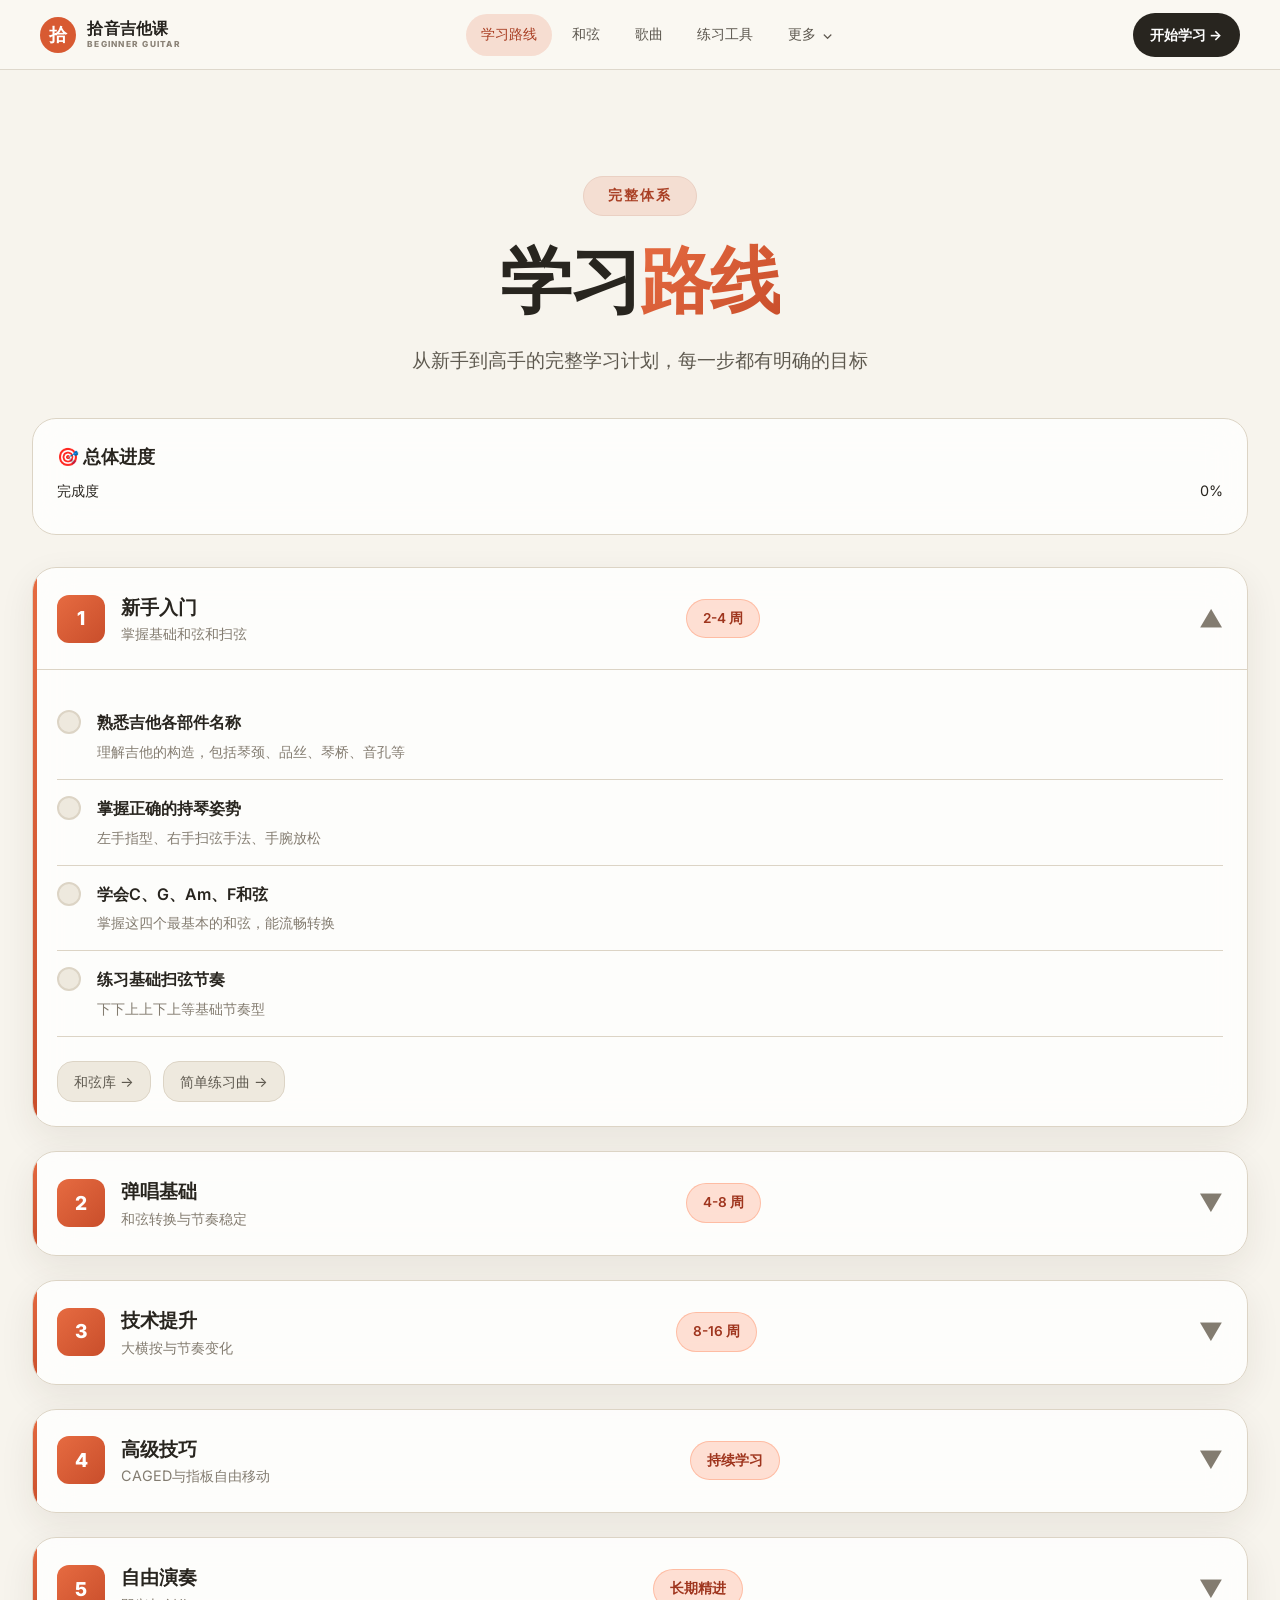
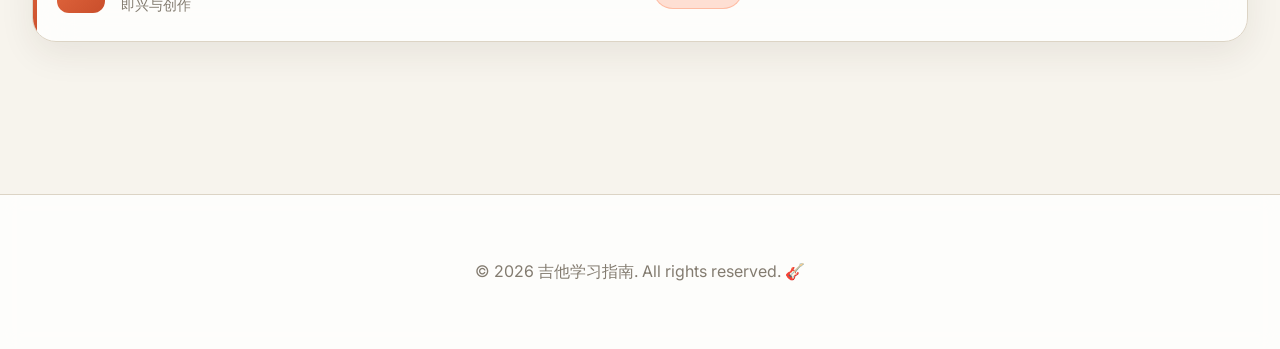
<file: roadmap.html>
<!DOCTYPE html>
<html lang="zh-CN">
<head>
  <meta charset="UTF-8">
  <meta name="viewport" content="width=device-width, initial-scale=1.0">
  <link rel="icon" href="data:,">
  <title>学习路线 | 吉他学习指南</title>
  <meta name="description" content="系统化的吉他学习路线图，从新手到高手的完整学习计划">
  <link rel="stylesheet" href="css/style.css?v=4">
  <link rel="preconnect" href="https://fonts.googleapis.com">
  <link rel="preconnect" href="https://fonts.gstatic.com" crossorigin>
  <link href="https://fonts.googleapis.com/css2?family=Inter:wght@400;500;600;700;800&display=swap" rel="stylesheet">
  <style>
    .roadmap-container {
      max-width: 1600px;
      margin: 0 auto;
      padding: 0 2rem;
    }
    
    .stage-card {
      background: var(--glass-bg);
      border: 1px solid var(--glass-border);
      border-radius: var(--radius-lg);
      margin-bottom: 1.5rem;
      overflow: hidden;
      transition: var(--transition-normal);
      backdrop-filter: blur(20px);
      position: relative;
    }
    
    .stage-card::before {
      content: '';
      position: absolute;
      left: 0;
      top: 0;
      bottom: 0;
      width: 4px;
      background: var(--gradient-primary);
    }
    
    .stage-card:hover {
      transform: translateY(-4px);
      border-color: rgba(255, 107, 53, 0.3);
      box-shadow: 0 20px 40px rgba(0, 0, 0, 0.4);
    }
    
    .stage-header {
      padding: 1.5rem;
      display: flex;
      justify-content: space-between;
      align-items: center;
      cursor: pointer;
      border-bottom: 1px solid transparent;
      transition: var(--transition-fast);
    }
    
    .stage-card.open .stage-header {
      border-bottom-color: var(--glass-border);
    }
    
    .stage-title-group {
      display: flex;
      align-items: center;
      gap: 1rem;
    }
    
    .stage-number {
      width: 48px;
      height: 48px;
      background: var(--gradient-primary);
      border-radius: 12px;
      display: flex;
      align-items: center;
      justify-content: center;
      font-weight: 800;
      font-size: 1.2rem;
      color: white;
    }
    
    .stage-title {
      font-size: 1.2rem;
      font-weight: 700;
    }
    
    .stage-subtitle {
      color: var(--text-muted);
      font-size: 0.9rem;
    }
    
    .stage-duration {
      padding: 0.5rem 1rem;
      background: rgba(255, 107, 53, 0.2);
      border: 1px solid rgba(255, 107, 53, 0.3);
      border-radius: var(--radius-xl);
      font-size: 0.85rem;
      font-weight: 600;
      color: var(--accent-secondary);
    }
    
    .stage-toggle {
      font-size: 1.5rem;
      color: var(--text-muted);
      transition: transform var(--transition-fast);
    }
    
    .stage-card.open .stage-toggle {
      transform: rotate(180deg);
    }
    
    .stage-body {
      max-height: 0;
      overflow: hidden;
      transition: max-height var(--transition-slow);
    }
    
    .stage-card.open .stage-body {
      max-height: 2000px;
    }
    
    .stage-content {
      padding: 1.5rem;
    }
    
    .milestone {
      display: flex;
      gap: 1rem;
      padding: 1rem 0;
      border-bottom: 1px solid var(--glass-border);
    }
    
    .milestone:last-child {
      border-bottom: none;
    }
    
    .milestone-check {
      width: 24px;
      height: 24px;
      background: var(--bg-secondary);
      border: 2px solid var(--glass-border);
      border-radius: 50%;
      display: flex;
      align-items: center;
      justify-content: center;
      flex-shrink: 0;
      cursor: pointer;
      transition: var(--transition-fast);
    }
    
    .milestone-check:hover,
    .milestone-check.checked {
      background: var(--gradient-primary);
      border-color: transparent;
    }
    
    .milestone-check.checked::after {
      content: '✓';
      color: white;
      font-size: 0.8rem;
    }
    
    .milestone-content {
      flex: 1;
    }
    
    .milestone-title {
      font-weight: 600;
      margin-bottom: 0.25rem;
    }
    
    .milestone-desc {
      color: var(--text-muted);
      font-size: 0.9rem;
    }
    
    .stage-resources {
      display: flex;
      gap: 0.75rem;
      margin-top: 1.5rem;
      flex-wrap: wrap;
    }
    
    .resource-link {
      padding: 0.5rem 1rem;
      background: var(--bg-secondary);
      border: 1px solid var(--glass-border);
      border-radius: var(--radius-md);
      color: var(--text-secondary);
      text-decoration: none;
      font-size: 0.9rem;
      transition: var(--transition-fast);
    }
    
    .resource-link:hover {
      border-color: var(--accent-primary);
      color: white;
    }
    
    .progress-overview {
      background: var(--glass-bg);
      border: 1px solid var(--glass-border);
      border-radius: var(--radius-lg);
      padding: 1.5rem;
      margin-bottom: 2rem;
      backdrop-filter: blur(20px);
    }
    
    .progress-bar-container {
      margin-top: 1rem;
    }
    
    .progress-bar-label {
      display: flex;
      justify-content: space-between;
      margin-bottom: 0.5rem;
      font-size: 0.9rem;
    }
    
    @media (max-width: 768px) {
      .roadmap-container {
        padding: 0 1rem;
      }
      
      .stage-title {
        font-size: 1rem;
      }
      
      .stage-duration {
        display: none;
      }
    }
  </style>
</head>
<body>
  <!-- Page Content -->
  <div class="page-content">
    <!-- Page Header -->
    <div class="page-header">
      <span class="section-tag">完整体系</span>
      <h1 class="page-title">学习<span>路线</span></h1>
      <p class="section-desc">
        从新手到高手的完整学习计划，每一步都有明确的目标
      </p>
    </div>

    <!-- Progress Overview -->
    <div class="roadmap-container">
      <div class="progress-overview">
        <h3 style="font-size: 1.1rem; font-weight: 700; margin-bottom: 0.5rem;">🎯 总体进度</h3>
        <div class="progress-bar-label">
          <span>完成度</span>
          <span id="progressPercent">0%</span>
        </div>
        <div class="progress-bar">
          <div class="progress-fill" id="progressFill" style="width: 0%"></div>
        </div>
      </div>
    </div>

    <!-- Roadmap Stages -->
    <div class="roadmap-container" id="roadmapContainer">
      <!-- Stage 1 -->
      <div class="stage-card open" data-stage="1">
        <div class="stage-header">
          <div class="stage-title-group">
            <div class="stage-number">1</div>
            <div>
              <div class="stage-title">新手入门</div>
              <div class="stage-subtitle">掌握基础和弦和扫弦</div>
            </div>
          </div>
          <span class="stage-duration">2-4 周</span>
          <div class="stage-toggle">▼</div>
        </div>
        <div class="stage-body">
          <div class="stage-content">
            <div class="milestone">
              <div class="milestone-check" data-id="1-1"></div>
              <div class="milestone-content">
                <div class="milestone-title">熟悉吉他各部件名称</div>
                <div class="milestone-desc">理解吉他的构造，包括琴颈、品丝、琴桥、音孔等</div>
              </div>
            </div>
            <div class="milestone">
              <div class="milestone-check" data-id="1-2"></div>
              <div class="milestone-content">
                <div class="milestone-title">掌握正确的持琴姿势</div>
                <div class="milestone-desc">左手指型、右手扫弦手法、手腕放松</div>
              </div>
            </div>
            <div class="milestone">
              <div class="milestone-check" data-id="1-3"></div>
              <div class="milestone-content">
                <div class="milestone-title">学会C、G、Am、F和弦</div>
                <div class="milestone-desc">掌握这四个最基本的和弦，能流畅转换</div>
              </div>
            </div>
            <div class="milestone">
              <div class="milestone-check" data-id="1-4"></div>
              <div class="milestone-content">
                <div class="milestone-title">练习基础扫弦节奏</div>
                <div class="milestone-desc">下下上上下上等基础节奏型</div>
              </div>
            </div>
            <div class="stage-resources">
              <a href="chords.html" class="resource-link">和弦库 →</a>
              <a href="songs.html" class="resource-link">简单练习曲 →</a>
            </div>
          </div>
        </div>
      </div>

      <!-- Stage 2 -->
      <div class="stage-card" data-stage="2">
        <div class="stage-header">
          <div class="stage-title-group">
            <div class="stage-number">2</div>
            <div>
              <div class="stage-title">弹唱基础</div>
              <div class="stage-subtitle">和弦转换与节奏稳定</div>
            </div>
          </div>
          <span class="stage-duration">4-8 周</span>
          <div class="stage-toggle">▼</div>
        </div>
        <div class="stage-body">
          <div class="stage-content">
            <div class="milestone">
              <div class="milestone-check" data-id="2-1"></div>
              <div class="milestone-content">
                <div class="milestone-title">扩展和弦库</div>
                <div class="milestone-desc">学会Em、Dm、E7、A7等更多和弦</div>
              </div>
            </div>
            <div class="milestone">
              <div class="milestone-check" data-id="2-2"></div>
              <div class="milestone-content">
                <div class="milestone-title">和弦转换练习</div>
                <div class="milestone-desc">能流畅转换常用和弦进行</div>
              </div>
            </div>
            <div class="milestone">
              <div class="milestone-check" data-id="2-3"></div>
              <div class="milestone-content">
                <div class="milestone-title">弹唱简单歌曲</div>
                <div class="milestone-desc">能完整弹唱一首简单的歌曲</div>
              </div>
            </div>
            <div class="stage-resources">
              <a href="songs.html" class="resource-link">练习曲目 →</a>
            </div>
          </div>
        </div>
      </div>

      <!-- Stage 3 -->
      <div class="stage-card" data-stage="3">
        <div class="stage-header">
          <div class="stage-title-group">
            <div class="stage-number">3</div>
            <div>
              <div class="stage-title">技术提升</div>
              <div class="stage-subtitle">大横按与节奏变化</div>
            </div>
          </div>
          <span class="stage-duration">8-16 周</span>
          <div class="stage-toggle">▼</div>
        </div>
        <div class="stage-body">
          <div class="stage-content">
            <div class="milestone">
              <div class="milestone-check" data-id="3-1"></div>
              <div class="milestone-content">
                <div class="milestone-title">掌握大横按和弦</div>
                <div class="milestone-desc">F和弦大横按法、Bm简化按法</div>
              </div>
            </div>
            <div class="milestone">
              <div class="milestone-check" data-id="3-2"></div>
              <div class="milestone-content">
                <div class="milestone-title">学习分解和弦</div>
                <div class="milestone-desc">丰富扫弦的层次感</div>
              </div>
            </div>
            <div class="milestone">
              <div class="milestone-check" data-id="3-3"></div>
              <div class="milestone-content">
                <div class="milestone-title">理解基础乐理</div>
                <div class="milestone-desc">调性、和弦构成、基本进行</div>
              </div>
            </div>
            <div class="stage-resources">
              <a href="theory.html" class="resource-link">乐理知识 →</a>
            </div>
          </div>
        </div>
      </div>

      <!-- Stage 4 -->
      <div class="stage-card" data-stage="4">
        <div class="stage-header">
          <div class="stage-title-group">
            <div class="stage-number">4</div>
            <div>
              <div class="stage-title">高级技巧</div>
              <div class="stage-subtitle">CAGED与指板自由移动</div>
            </div>
          </div>
          <span class="stage-duration">持续学习</span>
          <div class="stage-toggle">▼</div>
        </div>
        <div class="stage-body">
          <div class="stage-content">
            <div class="milestone">
              <div class="milestone-check" data-id="4-1"></div>
              <div class="milestone-content">
                <div class="milestone-title">学习CAGED系统</div>
                <div class="milestone-desc">在指板上自由移动和弦形状</div>
              </div>
            </div>
            <div class="milestone">
              <div class="milestone-check" data-id="4-2"></div>
              <div class="milestone-content">
                <div class="milestone-title">五声音阶入门</div>
                <div class="milestone-desc">掌握基础的Solo技巧</div>
              </div>
            </div>
            <div class="stage-resources">
              <a href="chord-mastery.html" class="resource-link">突破前三品 →</a>
              <a href="solo.html" class="resource-link">Solo教程 →</a>
            </div>
          </div>
        </div>
      </div>

      <!-- Stage 5 -->
      <div class="stage-card" data-stage="5">
        <div class="stage-header">
          <div class="stage-title-group">
            <div class="stage-number">5</div>
            <div>
              <div class="stage-title">自由演奏</div>
              <div class="stage-subtitle">即兴与创作</div>
            </div>
          </div>
          <span class="stage-duration">长期精进</span>
          <div class="stage-toggle">▼</div>
        </div>
        <div class="stage-body">
          <div class="stage-content">
            <div class="milestone">
              <div class="milestone-check" data-id="5-1"></div>
              <div class="milestone-content">
                <div class="milestone-title">五声音阶自由即兴</div>
                <div class="milestone-desc">能在伴奏上自由即兴演奏</div>
              </div>
            </div>
            <div class="milestone">
              <div class="milestone-check" data-id="5-2"></div>
              <div class="milestone-content">
                <div class="milestone-title">创作自己的音乐</div>
                <div class="milestone-desc">写出自己的歌曲和Solo</div>
              </div>
            </div>
            <div class="stage-resources">
              <a href="solo.html" class="resource-link">进阶Solo →</a>
              <a href="scales.html" class="resource-link">音阶库 →</a>
            </div>
          </div>
        </div>
      </div>
    </div>
  </div>

  <!-- Footer -->
  <footer class="footer">
    <p>&copy; 2026 吉他学习指南. All rights reserved. 🎸</p>
  </footer>

  <script src="js/nav.js?v=6"></script>
  <script src="js/fretboard-renderer.js?v=4"></script>
  <script>
    (function() {
      // Accordion functionality
      document.querySelectorAll('.stage-header').forEach(function(header) {
        header.addEventListener('click', function() {
          var card = this.closest('.stage-card');
          card.classList.toggle('open');
        });
      });

      // Progress tracking
      var checkboxes = document.querySelectorAll('.milestone-check');
      var progressFill = document.getElementById('progressFill');
      var progressPercent = document.getElementById('progressPercent');

      // Load saved progress
      var saved = localStorage.getItem('roadmap-progress');
      var checked = saved ? JSON.parse(saved) : {};

      checkboxes.forEach(function(box) {
        var id = box.dataset.id;
        if (checked[id]) {
          box.classList.add('checked');
        }

        box.addEventListener('click', function() {
          this.classList.toggle('checked');
          checked[id] = this.classList.contains('checked');
          localStorage.setItem('roadmap-progress', JSON.stringify(checked));
          updateProgress();
        });
      });

      function updateProgress() {
        var total = checkboxes.length;
        var done = document.querySelectorAll('.milestone-check.checked').length;
        var percent = Math.round((done / total) * 100);
        
        progressFill.style.width = percent + '%';
        progressPercent.textContent = percent + '%';
      }

      updateProgress();
    })();
  </script>
</body>
</html>
</file>
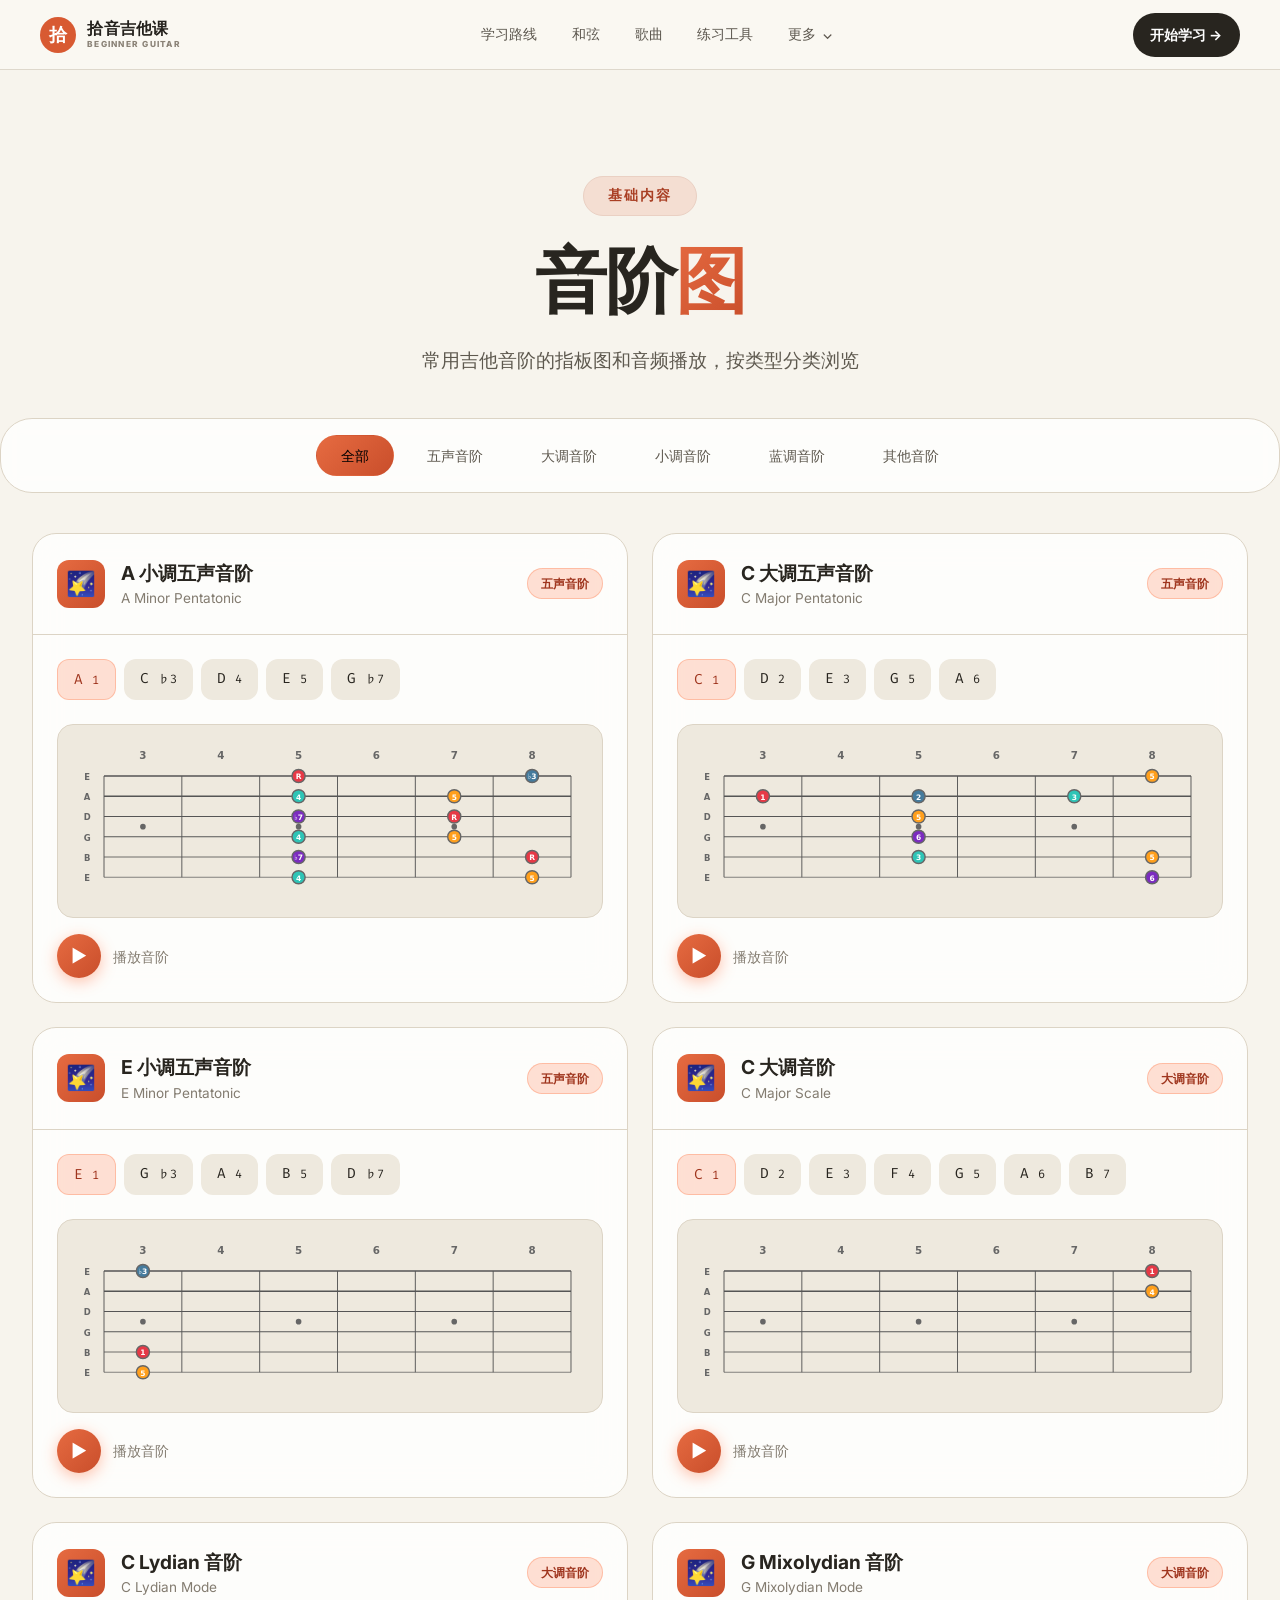
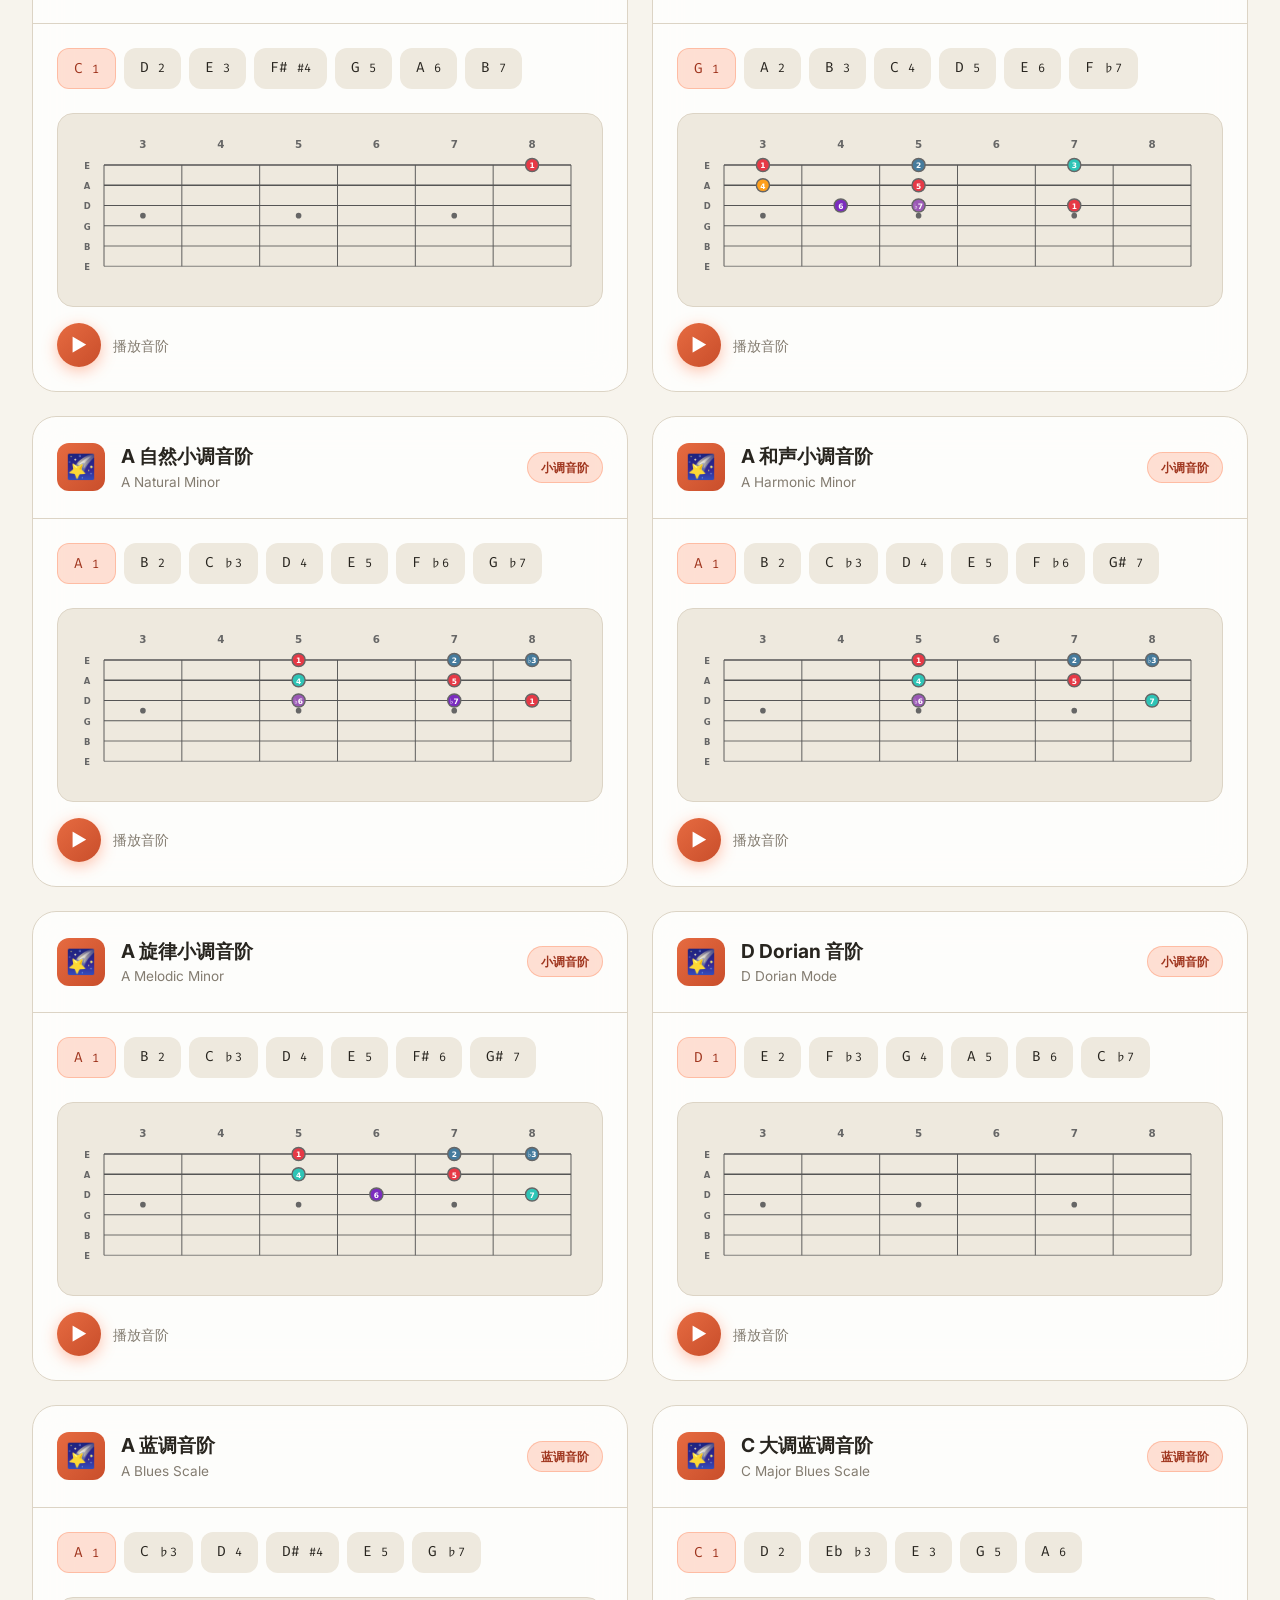
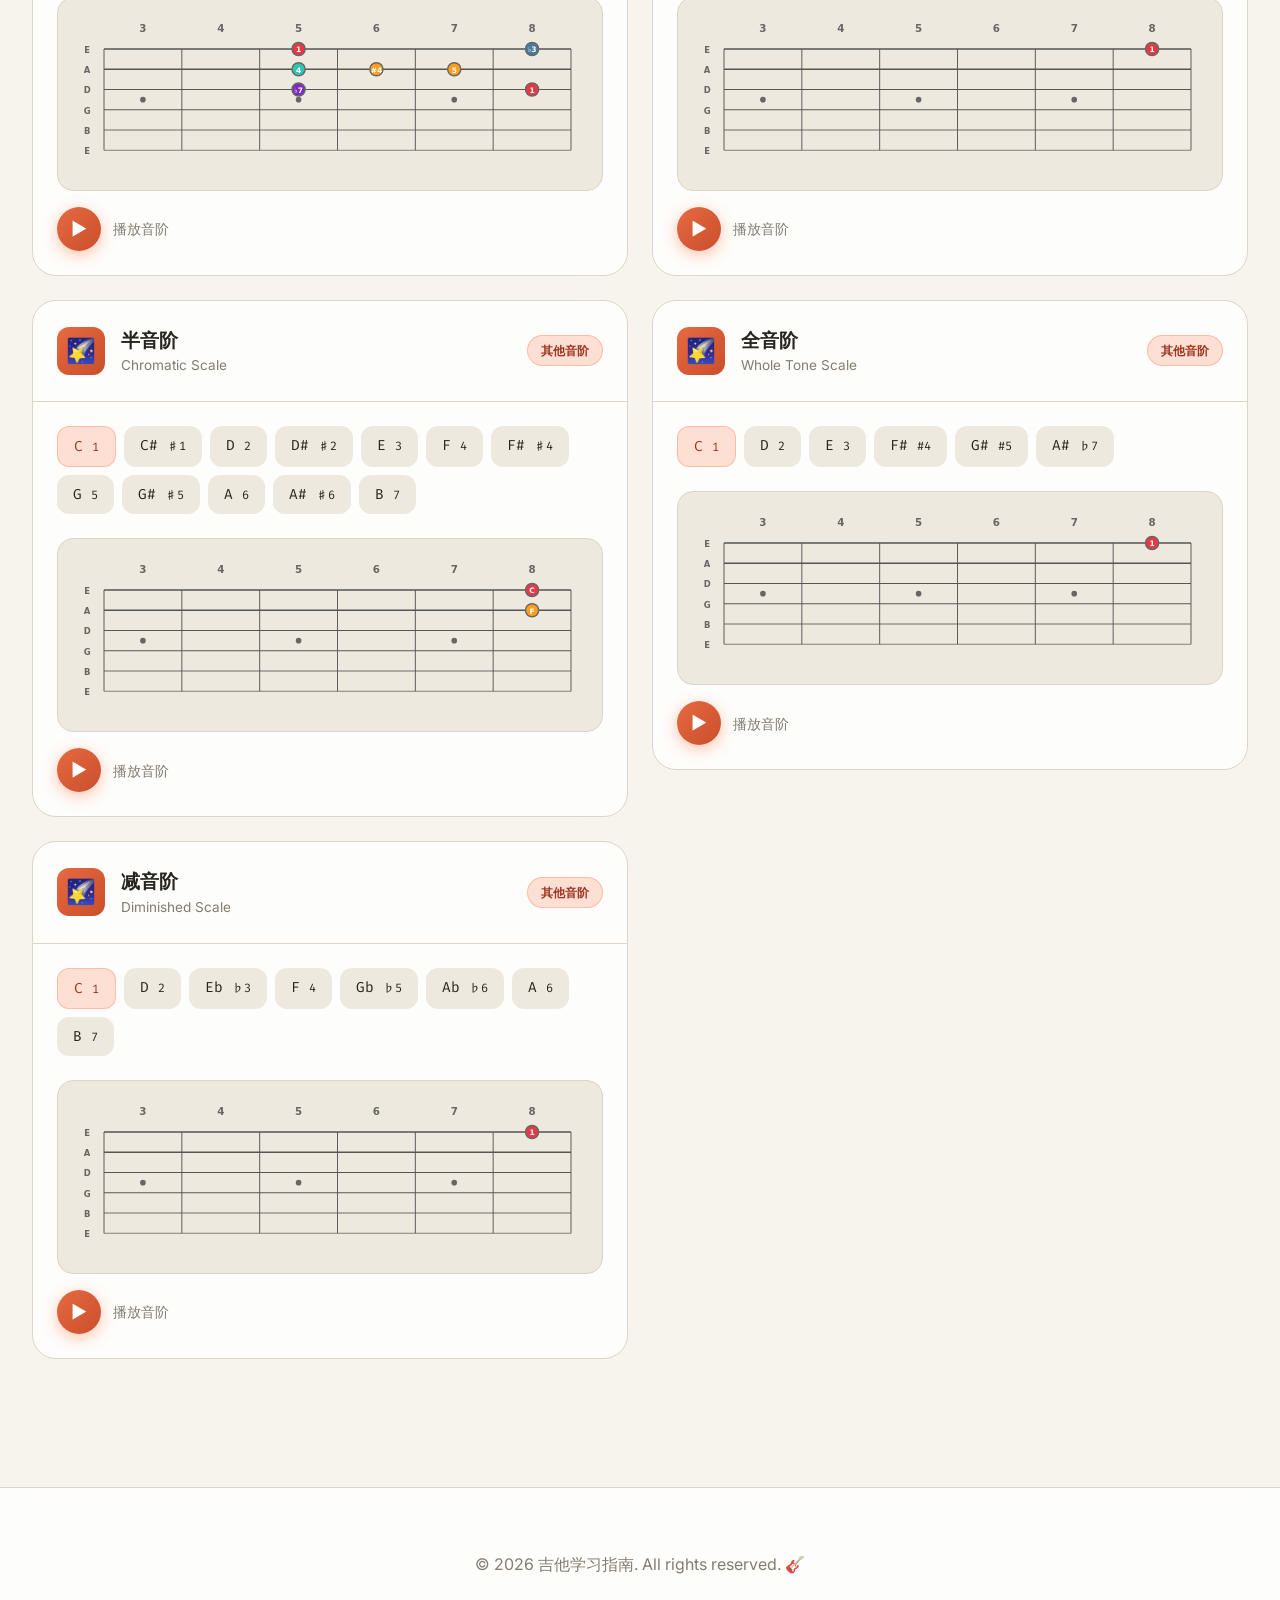
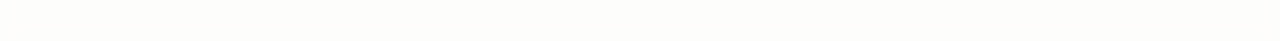
<file: scales.html>
<!DOCTYPE html>
<html lang="zh-CN">
<head>
  <meta charset="UTF-8">
  <meta name="viewport" content="width=device-width, initial-scale=1.0">
  <link rel="icon" href="data:,">
  <title>音阶图 | 吉他学习指南</title>
  <meta name="description" content="五声、自然、和声小调等常用音阶，配合音频播放功能，可视化指板图">
  <link rel="stylesheet" href="css/style.css?v=5">
  <link rel="preconnect" href="https://fonts.googleapis.com">
  <link rel="preconnect" href="https://fonts.gstatic.com" crossorigin>
  <link href="https://fonts.googleapis.com/css2?family=Inter:wght@400;500;600;700;800&family=Fira+Code:wght@400;500&display=swap" rel="stylesheet">
  <style>
    .scales-grid {
      display: grid;
      grid-template-columns: repeat(auto-fill, minmax(420px, 1fr));
      gap: 1.5rem;
      padding: 0 2rem;
      max-width: 1600px;
      margin: 0 auto;
    }
    
    .scale-card {
      background: var(--glass-bg);
      border: 1px solid var(--glass-border);
      border-radius: var(--radius-lg);
      overflow: hidden;
      transition: var(--transition-normal);
      backdrop-filter: blur(20px);
    }
    
    .scale-card:hover {
      transform: translateY(-4px);
      border-color: rgba(255, 107, 53, 0.3);
      box-shadow: 0 20px 40px rgba(0, 0, 0, 0.4);
    }
    
    .scale-header {
      padding: 1.5rem;
      border-bottom: 1px solid var(--glass-border);
      display: flex;
      justify-content: space-between;
      align-items: center;
    }
    
    .scale-title-group {
      display: flex;
      align-items: center;
      gap: 1rem;
    }
    
    .scale-icon {
      width: 48px;
      height: 48px;
      background: var(--gradient-primary);
      border-radius: 12px;
      display: flex;
      align-items: center;
      justify-content: center;
      font-size: 1.5rem;
    }
    
    .scale-name {
      font-size: 1.2rem;
      font-weight: 700;
    }
    
    .scale-name span {
      display: block;
      font-size: 0.85rem;
      font-weight: 400;
      color: var(--text-muted);
    }
    
    .scale-type {
      padding: 0.3rem 0.8rem;
      background: rgba(255, 107, 53, 0.2);
      border: 1px solid rgba(255, 107, 53, 0.3);
      border-radius: var(--radius-xl);
      font-size: 0.75rem;
      font-weight: 600;
      color: var(--accent-secondary);
    }
    
    .scale-body {
      padding: 1.5rem;
    }
    
    .scale-notes {
      display: flex;
      gap: 0.5rem;
      flex-wrap: wrap;
      margin-bottom: 1.5rem;
    }
    
    .note-badge {
      padding: 0.5rem 1rem;
      background: var(--bg-secondary);
      border-radius: var(--radius-sm);
      font-family: 'Fira Code', monospace;
      font-size: 0.9rem;
      transition: var(--transition-fast);
    }
    
    .note-badge:hover {
      background: rgba(255, 107, 53, 0.2);
      border: 1px solid rgba(255, 107, 53, 0.3);
      color: var(--accent-secondary);
    }
    
    .note-badge.root {
      background: rgba(255, 107, 53, 0.2);
      border: 1px solid rgba(255, 107, 53, 0.3);
      color: var(--accent-secondary);
    }
    
    .fretboard-container {
      background: var(--bg-secondary);
      border-radius: var(--radius-md);
      padding: 1rem;
      margin-bottom: 1rem;
      overflow-x: auto;
    }
    
    .audio-controls {
      display: flex;
      gap: 0.75rem;
      align-items: center;
    }
    
    .play-btn {
      width: 44px;
      height: 44px;
      border-radius: 50%;
      background: var(--gradient-primary);
      border: none;
      color: white;
      font-size: 1.1rem;
      cursor: pointer;
      display: flex;
      align-items: center;
      justify-content: center;
      transition: var(--transition-fast);
      box-shadow: 0 4px 15px rgba(255, 107, 53, 0.4);
    }
    
    .play-btn:hover {
      transform: scale(1.1);
      box-shadow: 0 6px 20px rgba(255, 107, 53, 0.6);
    }
    
    .play-label {
      color: var(--text-muted);
      font-size: 0.9rem;
    }
    
    .status-message {
      text-align: center;
      padding: 4rem 2rem;
      color: var(--text-muted);
    }
    
    @media (max-width: 768px) {
      .scales-grid {
        grid-template-columns: 1fr;
        padding: 0 1rem;
      }
      
      .filter-tabs {
        padding: 0 1rem;
      }
    }
  </style>
</head>
<body>
  <!-- Page Content -->
  <div class="page-content">
    <!-- Page Header -->
    <div class="page-header">
      <span class="section-tag">基础内容</span>
      <h1 class="page-title">音阶<span>图</span></h1>
      <p class="section-desc">
        常用吉他音阶的指板图和音频播放，按类型分类浏览
      </p>
    </div>

    <!-- Filter Tabs -->
    <div class="filter-tabs" id="filterTabs">
      <button class="filter-tab active" data-filter="all">全部</button>
      <button class="filter-tab" data-filter="pentatonic">五声音阶</button>
      <button class="filter-tab" data-filter="major">大调音阶</button>
      <button class="filter-tab" data-filter="minor">小调音阶</button>
      <button class="filter-tab" data-filter="blues">蓝调音阶</button>
      <button class="filter-tab" data-filter="other">其他音阶</button>
    </div>

    <!-- Scales Grid -->
    <div class="scales-grid" id="scalesGrid">
      <div class="status-message">加载中...</div>
    </div>
  </div>

  <!-- Footer -->
  <footer class="footer">
    <p>&copy; 2026 吉他学习指南. All rights reserved. 🎸</p>
  </footer>

  <script src="js/nav.js?v=6"></script>
  <script src="js/fretboard-renderer.js?v=4"></script>
  <script>
    (function() {
      var grid = document.getElementById('scalesGrid');
      var filterTabs = document.getElementById('filterTabs');
      var currentFilter = 'all';
      var audioCtx = null;

      // Scale data - organized by type
      var scalesData = [
        // 五声音阶
        {
          id: 'pentatonic-minor',
          name: 'A 小调五声音阶',
          enName: 'A Minor Pentatonic',
          type: 'pentatonic',
          typeName: '五声音阶',
          notes: ['A', 'C', 'D', 'E', 'G'],
          intervals: ['1', '♭3', '4', '5', '♭7'],
          pattern: [
            {string: 0, fret: 5, label: 'R', color: '#e63946'},
            {string: 0, fret: 8, label: '♭3', color: '#457b9d'},
            {string: 1, fret: 5, label: '4', color: '#2ec4b6'},
            {string: 1, fret: 7, label: '5', color: '#ff9f1c'},
            {string: 2, fret: 5, label: '♭7', color: '#7b2cbf'},
            {string: 2, fret: 7, label: 'R', color: '#e63946'},
            {string: 3, fret: 5, label: '4', color: '#2ec4b6'},
            {string: 3, fret: 7, label: '5', color: '#ff9f1c'},
            {string: 4, fret: 5, label: '♭7', color: '#7b2cbf'},
            {string: 4, fret: 8, label: 'R', color: '#e63946'},
            {string: 5, fret: 5, label: '4', color: '#2ec4b6'},
            {string: 5, fret: 8, label: '5', color: '#ff9f1c'}
          ]
        },
        {
          id: 'pentatonic-major',
          name: 'C 大调五声音阶',
          enName: 'C Major Pentatonic',
          type: 'pentatonic',
          typeName: '五声音阶',
          notes: ['C', 'D', 'E', 'G', 'A'],
          intervals: ['1', '2', '3', '5', '6'],
          pattern: [
            {string: 0, fret: 8, label: '5', color: '#ff9f1c'},
            {string: 1, fret: 3, label: '1', color: '#e63946'},
            {string: 1, fret: 5, label: '2', color: '#457b9d'},
            {string: 1, fret: 7, label: '3', color: '#2ec4b6'},
            {string: 2, fret: 5, label: '5', color: '#ff9f1c'},
            {string: 3, fret: 5, label: '6', color: '#7b2cbf'},
            {string: 4, fret: 5, label: '3', color: '#2ec4b6'},
            {string: 4, fret: 8, label: '5', color: '#ff9f1c'},
            {string: 5, fret: 8, label: '6', color: '#7b2cbf'}
          ]
        },
        {
          id: 'pentatonic-e-minor',
          name: 'E 小调五声音阶',
          enName: 'E Minor Pentatonic',
          type: 'pentatonic',
          typeName: '五声音阶',
          notes: ['E', 'G', 'A', 'B', 'D'],
          intervals: ['1', '♭3', '4', '5', '♭7'],
          pattern: [
            {string: 0, fret: 0, label: '1', color: '#e63946'},
            {string: 0, fret: 3, label: '♭3', color: '#457b9d'},
            {string: 1, fret: 0, label: '4', color: '#2ec4b6'},
            {string: 1, fret: 2, label: '5', color: '#ff9f1c'},
            {string: 2, fret: 0, label: '♭7', color: '#7b2cbf'},
            {string: 2, fret: 2, label: '1', color: '#e63946'},
            {string: 3, fret: 0, label: '4', color: '#2ec4b6'},
            {string: 3, fret: 2, label: '5', color: '#ff9f1c'},
            {string: 4, fret: 0, label: '♭7', color: '#7b2cbf'},
            {string: 4, fret: 3, label: '1', color: '#e63946'},
            {string: 5, fret: 0, label: '4', color: '#2ec4b6'},
            {string: 5, fret: 3, label: '5', color: '#ff9f1c'}
          ]
        },
        // 大调音阶
        {
          id: 'major',
          name: 'C 大调音阶',
          enName: 'C Major Scale',
          type: 'major',
          typeName: '大调音阶',
          notes: ['C', 'D', 'E', 'F', 'G', 'A', 'B'],
          intervals: ['1', '2', '3', '4', '5', '6', '7'],
          pattern: [
            {string: 0, fret: 8, label: '1', color: '#e63946'},
            {string: 0, fret: 10, label: '2', color: '#457b9d'},
            {string: 0, fret: 12, label: '3', color: '#2ec4b6'},
            {string: 1, fret: 8, label: '4', color: '#ff9f1c'},
            {string: 1, fret: 10, label: '5', color: '#e63946'},
            {string: 2, fret: 9, label: '6', color: '#7b2cbf'},
            {string: 2, fret: 10, label: '7', color: '#2ec4b6'},
            {string: 2, fret: 12, label: '1', color: '#e63946'},
            {string: 3, fret: 10, label: '2', color: '#457b9d'},
            {string: 3, fret: 12, label: '3', color: '#2ec4b6'},
            {string: 4, fret: 10, label: '4', color: '#ff9f1c'},
            {string: 4, fret: 12, label: '5', color: '#e63946'},
            {string: 4, fret: 13, label: '6', color: '#7b2cbf'},
            {string: 5, fret: 12, label: '1', color: '#e63946'}
          ]
        },
        {
          id: 'lydian',
          name: 'C Lydian 音阶',
          enName: 'C Lydian Mode',
          type: 'major',
          typeName: '大调音阶',
          notes: ['C', 'D', 'E', 'F#', 'G', 'A', 'B'],
          intervals: ['1', '2', '3', '#4', '5', '6', '7'],
          pattern: [
            {string: 0, fret: 8, label: '1', color: '#e63946'},
            {string: 0, fret: 10, label: '2', color: '#457b9d'},
            {string: 0, fret: 12, label: '3', color: '#2ec4b6'},
            {string: 1, fret: 9, label: '#4', color: '#ff9f1c'},
            {string: 1, fret: 10, label: '5', color: '#e63946'},
            {string: 2, fret: 9, label: '6', color: '#7b2cbf'},
            {string: 2, fret: 12, label: '7', color: '#2ec4b6'},
            {string: 3, fret: 10, label: '1', color: '#e63946'},
            {string: 3, fret: 12, label: '2', color: '#457b9d'}
          ]
        },
        {
          id: 'mixolydian',
          name: 'G Mixolydian 音阶',
          enName: 'G Mixolydian Mode',
          type: 'major',
          typeName: '大调音阶',
          notes: ['G', 'A', 'B', 'C', 'D', 'E', 'F'],
          intervals: ['1', '2', '3', '4', '5', '6', '♭7'],
          pattern: [
            {string: 0, fret: 3, label: '1', color: '#e63946'},
            {string: 0, fret: 5, label: '2', color: '#457b9d'},
            {string: 0, fret: 7, label: '3', color: '#2ec4b6'},
            {string: 1, fret: 3, label: '4', color: '#ff9f1c'},
            {string: 1, fret: 5, label: '5', color: '#e63946'},
            {string: 2, fret: 4, label: '6', color: '#7b2cbf'},
            {string: 2, fret: 5, label: '♭7', color: '#9b59b6'},
            {string: 2, fret: 7, label: '1', color: '#e63946'}
          ]
        },
        // 小调音阶
        {
          id: 'natural-minor',
          name: 'A 自然小调音阶',
          enName: 'A Natural Minor',
          type: 'minor',
          typeName: '小调音阶',
          notes: ['A', 'B', 'C', 'D', 'E', 'F', 'G'],
          intervals: ['1', '2', '♭3', '4', '5', '♭6', '♭7'],
          pattern: [
            {string: 0, fret: 5, label: '1', color: '#e63946'},
            {string: 0, fret: 7, label: '2', color: '#457b9d'},
            {string: 0, fret: 8, label: '♭3', color: '#457b9d'},
            {string: 1, fret: 5, label: '4', color: '#2ec4b6'},
            {string: 1, fret: 7, label: '5', color: '#e63946'},
            {string: 2, fret: 5, label: '♭6', color: '#9b59b6'},
            {string: 2, fret: 7, label: '♭7', color: '#7b2cbf'},
            {string: 2, fret: 8, label: '1', color: '#e63946'}
          ]
        },
        {
          id: 'harmonic-minor',
          name: 'A 和声小调音阶',
          enName: 'A Harmonic Minor',
          type: 'minor',
          typeName: '小调音阶',
          notes: ['A', 'B', 'C', 'D', 'E', 'F', 'G#'],
          intervals: ['1', '2', '♭3', '4', '5', '♭6', '7'],
          pattern: [
            {string: 0, fret: 5, label: '1', color: '#e63946'},
            {string: 0, fret: 7, label: '2', color: '#457b9d'},
            {string: 0, fret: 8, label: '♭3', color: '#457b9d'},
            {string: 1, fret: 5, label: '4', color: '#2ec4b6'},
            {string: 1, fret: 7, label: '5', color: '#e63946'},
            {string: 2, fret: 5, label: '♭6', color: '#9b59b6'},
            {string: 2, fret: 8, label: '7', color: '#2ec4b6'},
            {string: 2, fret: 9, label: '1', color: '#e63946'}
          ]
        },
        {
          id: 'melodic-minor',
          name: 'A 旋律小调音阶',
          enName: 'A Melodic Minor',
          type: 'minor',
          typeName: '小调音阶',
          notes: ['A', 'B', 'C', 'D', 'E', 'F#', 'G#'],
          intervals: ['1', '2', '♭3', '4', '5', '6', '7'],
          pattern: [
            {string: 0, fret: 5, label: '1', color: '#e63946'},
            {string: 0, fret: 7, label: '2', color: '#457b9d'},
            {string: 0, fret: 8, label: '♭3', color: '#457b9d'},
            {string: 1, fret: 5, label: '4', color: '#2ec4b6'},
            {string: 1, fret: 7, label: '5', color: '#e63946'},
            {string: 2, fret: 6, label: '6', color: '#7b2cbf'},
            {string: 2, fret: 8, label: '7', color: '#2ec4b6'},
            {string: 2, fret: 9, label: '1', color: '#e63946'}
          ]
        },
        {
          id: 'dorian',
          name: 'D Dorian 音阶',
          enName: 'D Dorian Mode',
          type: 'minor',
          typeName: '小调音阶',
          notes: ['D', 'E', 'F', 'G', 'A', 'B', 'C'],
          intervals: ['1', '2', '♭3', '4', '5', '6', '♭7'],
          pattern: [
            {string: 0, fret: 10, label: '1', color: '#e63946'},
            {string: 0, fret: 12, label: '2', color: '#457b9d'},
            {string: 0, fret: 13, label: '♭3', color: '#457b9d'},
            {string: 1, fret: 10, label: '4', color: '#2ec4b6'},
            {string: 1, fret: 12, label: '5', color: '#e63946'},
            {string: 2, fret: 10, label: '6', color: '#7b2cbf'},
            {string: 2, fret: 12, label: '♭7', color: '#9b59b6'},
            {string: 3, fret: 10, label: '1', color: '#e63946'}
          ]
        },
        // 蓝调音阶
        {
          id: 'blues',
          name: 'A 蓝调音阶',
          enName: 'A Blues Scale',
          type: 'blues',
          typeName: '蓝调音阶',
          notes: ['A', 'C', 'D', 'D#', 'E', 'G'],
          intervals: ['1', '♭3', '4', '#4', '5', '♭7'],
          pattern: [
            {string: 0, fret: 5, label: '1', color: '#e63946'},
            {string: 0, fret: 8, label: '♭3', color: '#457b9d'},
            {string: 1, fret: 5, label: '4', color: '#2ec4b6'},
            {string: 1, fret: 6, label: '#4', color: '#ff9f1c'},
            {string: 1, fret: 7, label: '5', color: '#ff9f1c'},
            {string: 2, fret: 5, label: '♭7', color: '#7b2cbf'},
            {string: 2, fret: 8, label: '1', color: '#e63946'}
          ]
        },
        {
          id: 'major-blues',
          name: 'C 大调蓝调音阶',
          enName: 'C Major Blues Scale',
          type: 'blues',
          typeName: '蓝调音阶',
          notes: ['C', 'D', 'Eb', 'E', 'G', 'A'],
          intervals: ['1', '2', '♭3', '3', '5', '6'],
          pattern: [
            {string: 0, fret: 8, label: '1', color: '#e63946'},
            {string: 0, fret: 10, label: '2', color: '#457b9d'},
            {string: 0, fret: 11, label: '♭3', color: '#457b9d'},
            {string: 0, fret: 12, label: '3', color: '#2ec4b6'},
            {string: 1, fret: 10, label: '5', color: '#ff9f1c'},
            {string: 2, fret: 9, label: '6', color: '#7b2cbf'}
          ]
        },
        // 其他音阶
        {
          id: 'chromatic',
          name: '半音阶',
          enName: 'Chromatic Scale',
          type: 'other',
          typeName: '其他音阶',
          notes: ['C', 'C#', 'D', 'D#', 'E', 'F', 'F#', 'G', 'G#', 'A', 'A#', 'B'],
          intervals: ['1', '♯1', '2', '♯2', '3', '4', '♯4', '5', '♯5', '6', '♯6', '7'],
          pattern: [
            {string: 0, fret: 8, label: 'C', color: '#e63946'},
            {string: 0, fret: 9, label: 'C#', color: '#457b9d'},
            {string: 0, fret: 10, label: 'D', color: '#457b9d'},
            {string: 0, fret: 11, label: 'D#', color: '#457b9d'},
            {string: 0, fret: 12, label: 'E', color: '#2ec4b6'},
            {string: 1, fret: 8, label: 'F', color: '#ff9f1c'},
            {string: 1, fret: 9, label: 'F#', color: '#ff9f1c'}
          ]
        },
        {
          id: 'whole-tone',
          name: '全音阶',
          enName: 'Whole Tone Scale',
          type: 'other',
          typeName: '其他音阶',
          notes: ['C', 'D', 'E', 'F#', 'G#', 'A#'],
          intervals: ['1', '2', '3', '#4', '#5', '♭7'],
          pattern: [
            {string: 0, fret: 8, label: '1', color: '#e63946'},
            {string: 0, fret: 10, label: '2', color: '#457b9d'},
            {string: 0, fret: 12, label: '3', color: '#2ec4b6'},
            {string: 1, fret: 9, label: '#4', color: '#ff9f1c'},
            {string: 1, fret: 11, label: '#5', color: '#e63946'},
            {string: 2, fret: 10, label: '♭7', color: '#7b2cbf'}
          ]
        },
        {
          id: 'diminished',
          name: '减音阶',
          enName: 'Diminished Scale',
          type: 'other',
          typeName: '其他音阶',
          notes: ['C', 'D', 'Eb', 'F', 'Gb', 'Ab', 'A', 'B'],
          intervals: ['1', '2', '♭3', '4', '♭5', '♭6', '6', '7'],
          pattern: [
            {string: 0, fret: 8, label: '1', color: '#e63946'},
            {string: 0, fret: 10, label: '2', color: '#457b9d'},
            {string: 0, fret: 11, label: '♭3', color: '#457b9d'},
            {string: 0, fret: 13, label: '4', color: '#2ec4b6'},
            {string: 1, fret: 9, label: '♭5', color: '#ff9f1c'},
            {string: 1, fret: 11, label: '♭6', color: '#7b2cbf'}
          ]
        }
      ];

      function renderScales() {
        grid.innerHTML = '';
        
        var filtered = currentFilter === 'all' 
          ? scalesData 
          : scalesData.filter(function(s) {
              return s.type === currentFilter;
            });
        
        if (filtered.length === 0) {
          grid.innerHTML = '<div class="status-message">暂无数据</div>';
          return;
        }
        
        filtered.forEach(function(scale, index) {
          var card = createScaleCard(scale, index);
          grid.appendChild(card);
        });
      }

      function createScaleCard(scale, index) {
        var card = document.createElement('div');
        card.className = 'scale-card';

        var notesHtml = scale.notes.map(function(note, i) {
          return '<span class="note-badge ' + (i === 0 ? 'root' : '') + '">' + 
                 escapeHtml(note) + ' <small>' + escapeHtml(scale.intervals[i]) + '</small></span>';
        }).join('');

        var fretboardHtml = '';
        if (scale.pattern && scale.pattern.length > 0) {
          fretboardHtml = '<div class="fretboard-container" id="fretboard-' + index + '"></div>';
        }

        card.innerHTML = 
          '<div class="scale-header">' +
            '<div class="scale-title-group">' +
              '<div class="scale-icon">🌠</div>' +
              '<div class="scale-name">' + 
                escapeHtml(scale.name) + 
                '<span>' + escapeHtml(scale.enName) + '</span>' +
              '</div>' +
            '</div>' +
            '<span class="scale-type">' + escapeHtml(scale.typeName) + '</span>' +
          '</div>' +
          '<div class="scale-body">' +
            '<div class="scale-notes">' + notesHtml + '</div>' +
            fretboardHtml +
            '<div class="audio-controls">' +
              '<button class="play-btn" data-scale="' + index + '">▶</button>' +
              '<span class="play-label">播放音阶</span>' +
            '</div>' +
          '</div>';

        // Render fretboard
        if (scale.pattern && scale.pattern.length > 0) {
          setTimeout(function() {
            var container = document.getElementById('fretboard-' + index);
            if (container && window.renderFretboard) {
              window.renderFretboard(container, {
                numFrets: 6,
                startFret: 3,
                showLabels: true,
                notes: scale.pattern,
                width: container.offsetWidth,
                height: 160
              });
            }
          }, 0);
        }

        // Audio playback
        var playBtn = card.querySelector('.play-btn');
        playBtn.addEventListener('click', function() {
          playScale(scale);
        });

        return card;
      }

      // Filter tabs
      filterTabs.addEventListener('click', function(e) {
        if (e.target.classList.contains('filter-tab')) {
          document.querySelectorAll('.filter-tab').forEach(function(tab) {
            tab.classList.remove('active');
          });
          e.target.classList.add('active');
          currentFilter = e.target.dataset.filter;
          renderScales();
        }
      });

      function playScale(scale) {
        if (!audioCtx) {
          audioCtx = new (window.AudioContext || window.webkitAudioContext)();
        }
        if (audioCtx.state === 'suspended') {
          audioCtx.resume();
        }

        var baseFreqs = {
          'C': 261.63, 'C#': 277.18, 'Db': 277.18, 'D': 293.66, 'D#': 311.13, 'Eb': 311.13,
          'E': 329.63, 'F': 349.23, 'F#': 369.99, 'Gb': 369.99, 'G': 392.00,
          'G#': 415.30, 'Ab': 415.30, 'A': 440.00, 'A#': 466.16, 'Bb': 466.16, 'B': 493.88
        };

        scale.notes.forEach(function(note, i) {
          setTimeout(function() {
            var freq = baseFreqs[note];
            if (!freq) {
              // Try to find enharmonic equivalent
              var enharmonics = {'C': 'B#', 'C#': 'Db', 'D': 'C##', 'D#': 'Eb', 'E': 'Fb', 'F': 'E#', 
                                'F#': 'Gb', 'G': 'F##', 'G#': 'Ab', 'A': 'G##', 'A#': 'Bb', 'B': 'Cb'};
              var enharmonic = Object.keys(enharmonics).find(function(k) { return enharmonics[k] === note; });
              freq = baseFreqs[enharmonic] || 440;
            }
            
            var osc = audioCtx.createOscillator();
            var gain = audioCtx.createGain();
            
            osc.type = 'triangle';
            osc.frequency.value = freq;
            
            gain.gain.setValueAtTime(0.3, audioCtx.currentTime);
            gain.gain.exponentialRampToValueAtTime(0.01, audioCtx.currentTime + 0.5);
            
            osc.connect(gain);
            gain.connect(audioCtx.destination);
            
            osc.start();
            osc.stop(audioCtx.currentTime + 0.5);
          }, i * 500);
        });
      }

      function escapeHtml(text) {
        var div = document.createElement('div');
        div.textContent = text;
        return div.innerHTML;
      }

      renderScales();
    })();
  </script>
</body>
</html>
</file>
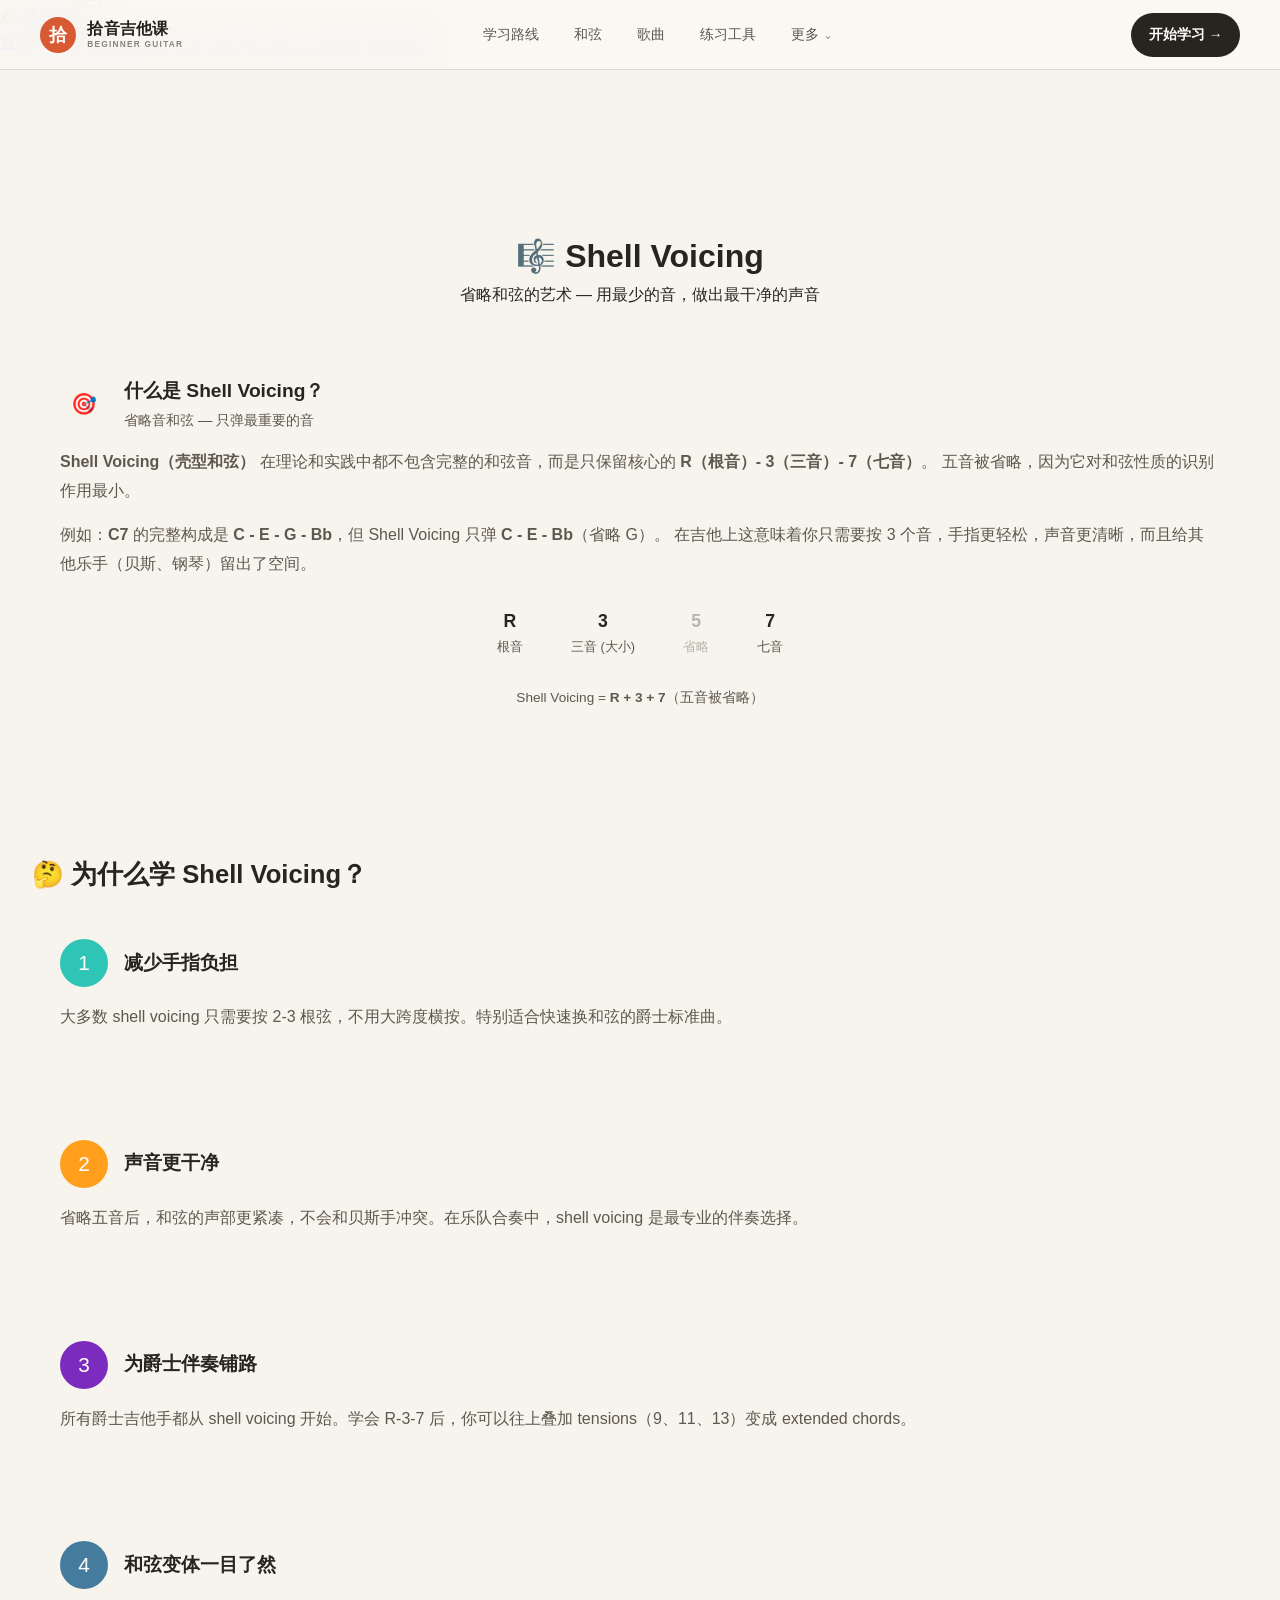
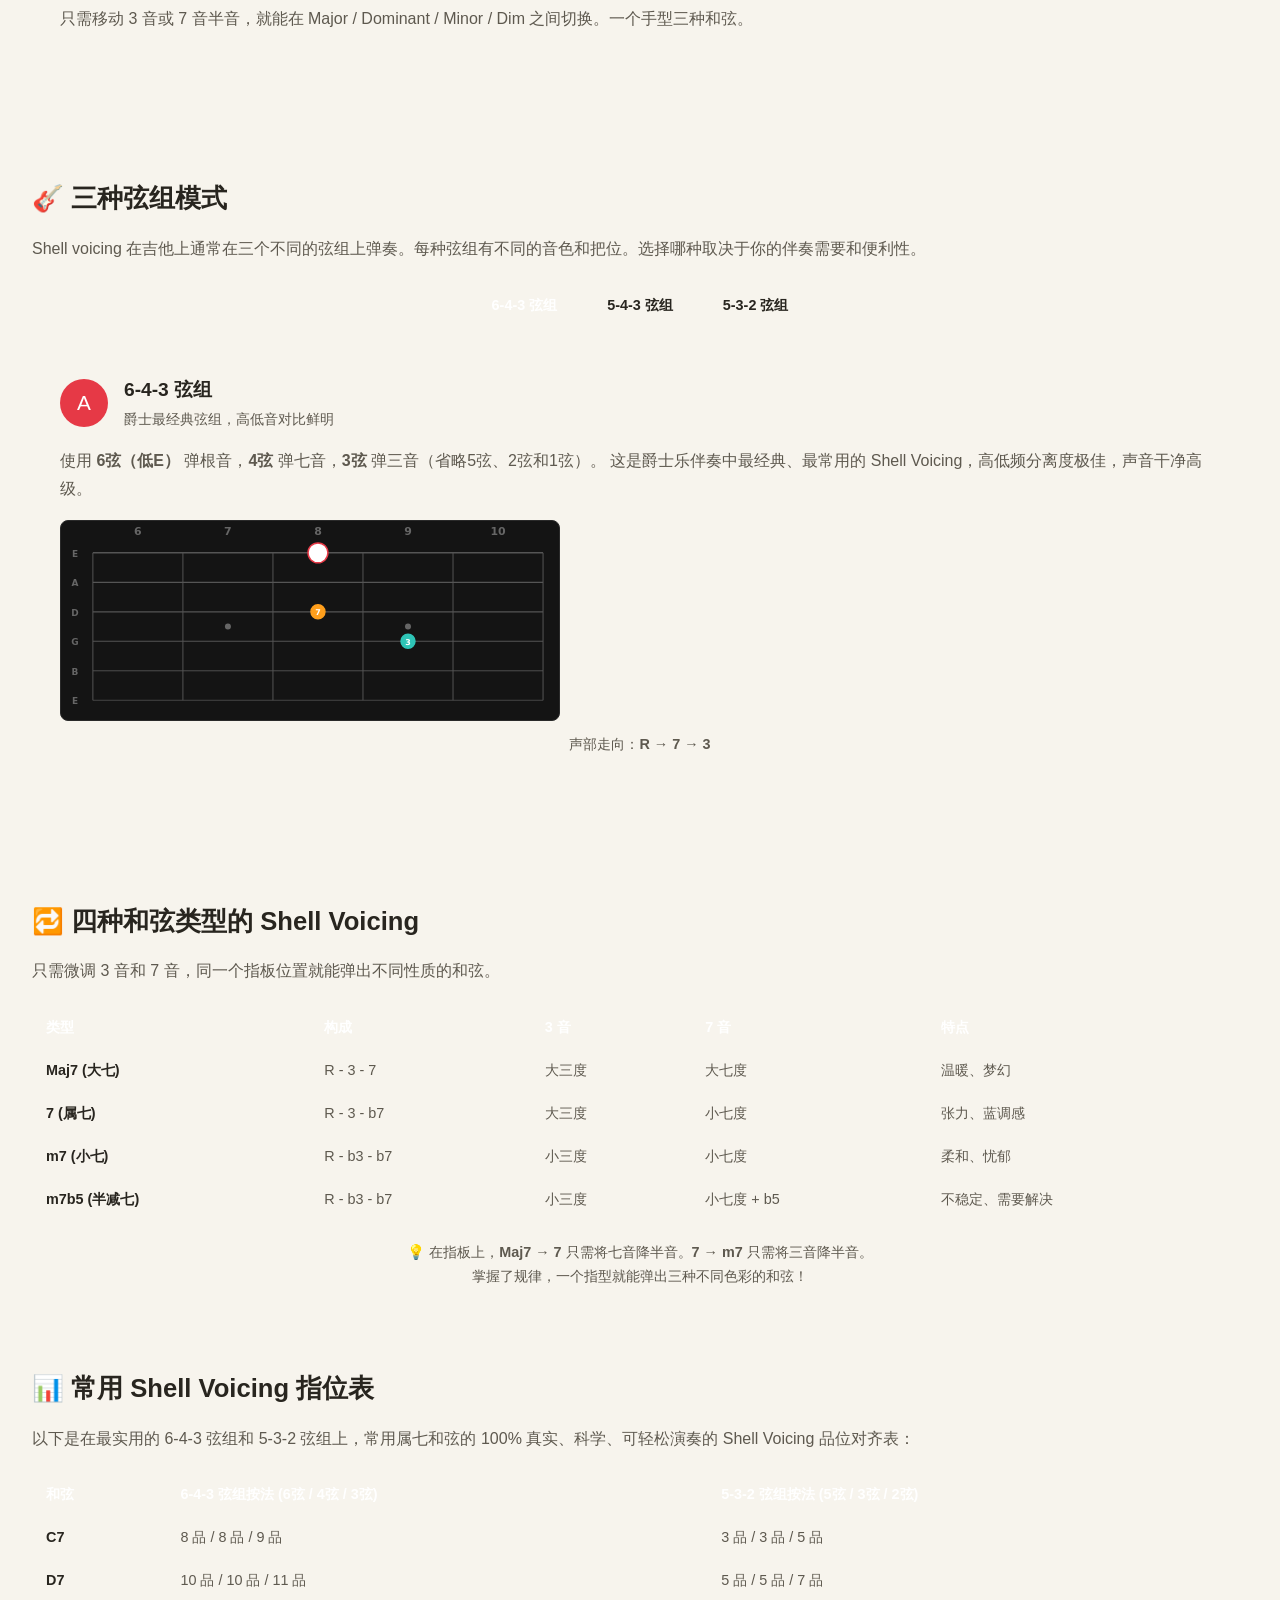
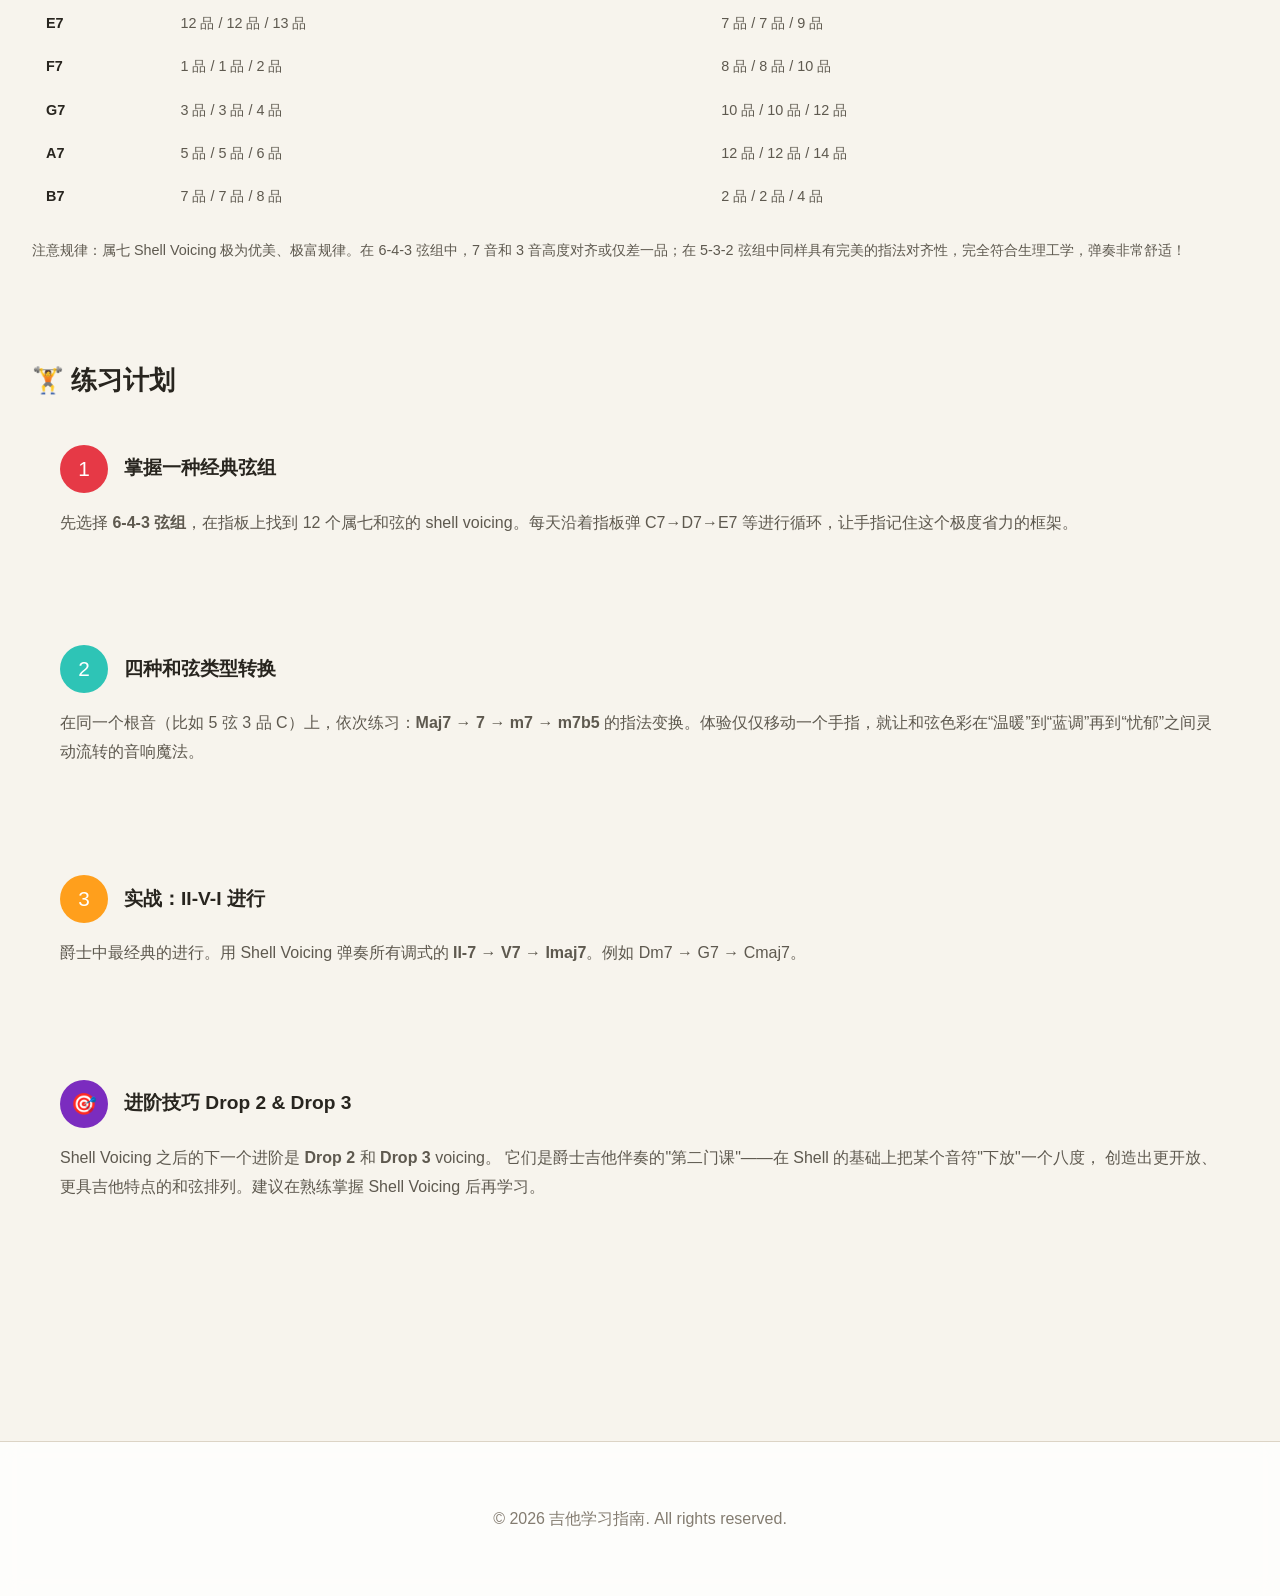
<file: shell-voicing.html>
<!DOCTYPE html>
<html lang="zh-CN">
<head>
  <meta charset="UTF-8">
  <meta name="viewport" content="width=device-width, initial-scale=1.0">
  <link rel="icon" href="data:,">
  <title>Shell Voicing | 学吉他</title>
  <link rel="stylesheet" href="css/style.css">
  <style>
    /* --- Shell Voicing Page Styles --- */
    .sv-section {
      max-width: 1600px;
      margin: 0 auto;
      padding: 0 2rem 3rem;
    }

    .sv-section h2 {
      font-size: 1.6rem;
      font-weight: 700;
      margin: 32px 0 16px;
      color: var(--text-primary);
    }

    .sv-section p {
      font-size: 1rem;
      color: var(--text-secondary);
      line-height: 1.8;
      margin-bottom: 16px;
    }

    .sv-card {
      background: var(--card-bg);
      border: 1px solid var(--card-border);
      border-radius: var(--radius);
      padding: 28px;
      margin-bottom: 20px;
    }

    .sv-card .sv-card-header {
      display: flex;
      gap: 16px;
      align-items: center;
      margin-bottom: 16px;
    }

    .sv-card .sv-card-header .sv-icon {
      flex: 0 0 48px;
      height: 48px;
      line-height: 48px;
      text-align: center;
      border-radius: 50%;
      background: var(--accent);
      color: #fff;
      font-size: 1.3rem;
    }

    .sv-card .sv-card-header h3 {
      font-size: 1.2rem;
      font-weight: 700;
      color: var(--text-primary);
    }

    .sv-card .sv-card-header h3 small {
      font-weight: 400;
      font-size: 0.9rem;
      color: var(--text-secondary);
      display: block;
      margin-top: 2px;
    }

    .sv-card ul {
      margin: 12px 0;
      padding: 0;
    }

    .sv-card ul li {
      padding: 8px 0 8px 24px;
      position: relative;
      font-size: 0.95rem;
      color: var(--text-secondary);
      line-height: 1.6;
    }

    .sv-card ul li::before {
      content: '•';
      position: absolute;
      left: 6px;
      color: var(--accent);
      font-weight: bold;
    }

    .sv-card ul li strong {
      color: var(--text-primary);
    }

    /* Formula display */
    .formula-box {
      display: flex;
      flex-wrap: wrap;
      gap: 12px;
      justify-content: center;
      margin: 16px 0;
    }

    .formula-item {
      background: var(--card-bg);
      border: 1px solid var(--card-border);
      border-radius: 8px;
      padding: 12px 18px;
      text-align: center;
    }

    .formula-item .formula-degree {
      font-size: 1.1rem;
      font-weight: 700;
      color: var(--accent);
    }

    .formula-item .formula-name {
      font-size: 0.8rem;
      color: var(--text-secondary);
      margin-top: 2px;
    }

    /* Fretboard container */
    .sv-fretboard-wrapper {
      margin: 16px 0;
      overflow-x: auto;
    }

    .sv-fretboard-wrapper svg {
      background: #141414;
      border-radius: 8px;
      border: 1px solid #2a2a2a;
      max-width: 100%;
      height: auto;
    }

    /* Comparison table */
    .sv-table-wrap {
      overflow-x: auto;
      margin: 20px 0;
    }

    .sv-table {
      width: 100%;
      border-collapse: collapse;
      font-size: 0.9rem;
    }

    .sv-table th {
      background: var(--accent);
      color: #fff;
      font-weight: 600;
      padding: 10px 14px;
      text-align: left;
    }

    .sv-table th:first-child {
      border-radius: 8px 0 0 0;
    }

    .sv-table th:last-child {
      border-radius: 0 8px 0 0;
    }

    .sv-table td {
      padding: 10px 14px;
      border-bottom: 1px solid var(--card-border);
      color: var(--text-secondary);
    }

    .sv-table td:first-child {
      font-weight: 600;
      color: var(--text-primary);
    }

    .sv-table tr:hover td {
      background: rgba(255,255,255,0.03);
    }

    /* Voicing type selector */
    .voicing-type-selector {
      display: flex;
      gap: 10px;
      flex-wrap: wrap;
      justify-content: center;
      margin: 20px 0;
    }

    .voicing-type-btn {
      padding: 10px 20px;
      border-radius: 20px;
      border: 2px solid var(--card-border);
      background: var(--card-bg);
      color: var(--text-primary);
      font-size: 0.9rem;
      font-weight: 600;
      cursor: pointer;
      transition: all var(--transition);
    }

    .voicing-type-btn:hover {
      border-color: var(--accent);
      color: var(--accent);
    }

    .voicing-type-btn.active {
      border-color: var(--accent);
      background: var(--accent);
      color: #fff;
    }

    /* String group badge */
    .string-group-badge {
      display: inline-block;
      padding: 4px 12px;
      border-radius: 10px;
      background: rgba(230,57,70,0.12);
      color: var(--accent);
      font-size: 0.85rem;
      font-weight: 600;
    }

    @media (min-width: 768px) {
      .sv-card .two-col {
        display: grid;
        grid-template-columns: 1fr 1fr;
        gap: 16px;
      }
    }

    .note-highlight {
      color: var(--accent);
      font-weight: 600;
    }
  </style>
</head>
<body>

  <!-- ===== Navigation ===== -->
  <nav class="navbar">
    <div class="container">
      <a href="index.html" class="logo">🎸 学吉他</a>
      <button class="theme-toggle" aria-label="切换主题" onclick="toggleTheme()">🌙</button>
      <button class="hamburger" aria-label="菜单">
        <span></span>
        <span></span>
        <span></span>
      </button>
      <div class="nav-links">
        <a href="index.html">首页</a>
        <a href="chords.html">和弦库</a>
        <a href="chord-mastery.html">突破前三品</a>
        <a href="scales.html">音阶</a>
        <a href="theory.html">乐理</a>
        <a href="songs.html">练习曲</a>
        <a href="roadmap.html">学习路线</a>
        <a href="solo.html">Solo教程</a>
      </div>
    </div>
  </nav>

  <!-- ===== Page Content ===== -->
  <div class="page-content">

    <!-- Page Header -->
    <header class="page-header">
      <h1>🎼 Shell Voicing</h1>
      <p>省略和弦的艺术 — 用最少的音，做出最干净的声音</p>
    </header>

    <!-- Intro -->
    <section class="sv-section">
      <div class="sv-card">
        <div class="sv-card-header">
          <div class="sv-icon">🎯</div>
          <h3>什么是 Shell Voicing？<small>省略音和弦 — 只弹最重要的音</small></h3>
        </div>
        <p>
          <strong>Shell Voicing（壳型和弦）</strong> 在理论和实践中都不包含完整的和弦音，而是只保留核心的 <strong>R（根音）- 3（三音）- 7（七音）</strong>。
          五音被省略，因为它对和弦性质的识别作用最小。
        </p>
        <p>
          例如：<strong>C7</strong> 的完整构成是 <strong>C - E - G - Bb</strong>，但 Shell Voicing 只弹 <strong>C - E - Bb</strong>（省略 G）。
          在吉他上这意味着你只需要按 3 个音，手指更轻松，声音更清晰，而且给其他乐手（贝斯、钢琴）留出了空间。
        </p>
        <div style="margin-top:16px;">
          <div class="formula-box">
            <div class="formula-item">
              <div class="formula-degree">R</div>
              <div class="formula-name">根音</div>
            </div>
            <div class="formula-item">
              <div class="formula-degree">3</div>
              <div class="formula-name">三音 (大小)</div>
            </div>
            <div class="formula-item" style="opacity:0.4;">
              <div class="formula-degree" style="color:var(--text-secondary);">5</div>
              <div class="formula-name">省略</div>
            </div>
            <div class="formula-item">
              <div class="formula-degree">7</div>
              <div class="formula-name">七音</div>
            </div>
          </div>
          <p style="text-align:center;font-size:0.85rem;color:var(--text-secondary);margin-top:8px;">
            Shell Voicing = <span class="note-highlight">R + 3 + 7</span>（五音被省略）
          </p>
        </div>
      </div>
    </section>

    <!-- Why Shell Voicing -->
    <section class="sv-section">
      <h2>🤔 为什么学 Shell Voicing？</h2>
      <div style="display:grid;grid-template-columns:1fr;gap:16px;">
        <div class="sv-card">
          <div class="sv-card-header">
            <div class="sv-icon" style="background:#2ec4b6;">1</div>
            <h3>减少手指负担</h3>
          </div>
          <p>大多数 shell voicing 只需要按 2-3 根弦，不用大跨度横按。特别适合快速换和弦的爵士标准曲。</p>
        </div>
        <div class="sv-card">
          <div class="sv-card-header">
            <div class="sv-icon" style="background:#ff9f1c;">2</div>
            <h3>声音更干净</h3>
          </div>
          <p>省略五音后，和弦的声部更紧凑，不会和贝斯手冲突。在乐队合奏中，shell voicing 是最专业的伴奏选择。</p>
        </div>
        <div class="sv-card">
          <div class="sv-card-header">
            <div class="sv-icon" style="background:#7b2cbf;">3</div>
            <h3>为爵士伴奏铺路</h3>
          </div>
          <p>所有爵士吉他手都从 shell voicing 开始。学会 R-3-7 后，你可以往上叠加 tensions（9、11、13）变成 extended chords。</p>
        </div>
        <div class="sv-card">
          <div class="sv-card-header">
            <div class="sv-icon" style="background:#457b9d;">4</div>
            <h3>和弦变体一目了然</h3>
          </div>
          <p>只需移动 3 音或 7 音半音，就能在 Major / Dominant / Minor / Dim 之间切换。一个手型三种和弦。</p>
        </div>
      </div>
    </section>

    <!-- Three String Groups -->
    <section class="sv-section">
      <h2>🎸 三种弦组模式</h2>
      <p>
        Shell voicing 在吉他上通常在三个不同的弦组上弹奏。每种弦组有不同的音色和把位。选择哪种取决于你的伴奏需要和便利性。
      </p>

      <div class="voicing-type-selector" id="stringGroupSelector">
        <button class="voicing-type-btn active" data-group="643">6-4-3 弦组</button>
        <button class="voicing-type-btn" data-group="543">5-4-3 弦组</button>
        <button class="voicing-type-btn" data-group="532">5-3-2 弦组</button>
      </div>

      <div id="stringGroupContent">

        <!-- 6-4-3 -->
        <div class="voicing-detail" data-group="643">
          <div class="sv-card">
            <div class="sv-card-header">
              <div class="sv-icon" style="background:#e63946;">A</div>
              <h3>6-4-3 弦组 <small>爵士最经典弦组，高低音对比鲜明</small></h3>
            </div>
            <p>
              使用 <strong>6弦（低E）</strong> 弹根音，<strong>4弦</strong> 弹七音，<strong>3弦</strong> 弹三音（省略5弦、2弦和1弦）。
              这是爵士乐伴奏中最经典、最常用的 Shell Voicing，高低频分离度极佳，声音干净高级。
            </p>
            <div class="sv-fretboard-wrapper" id="fb-group-643"></div>
          </div>
        </div>

        <!-- 5-4-3 -->
        <div class="voicing-detail" data-group="543" style="display:none;">
          <div class="sv-card">
            <div class="sv-card-header">
              <div class="sv-icon" style="background:#2ec4b6;">B</div>
              <h3>5-4-3 弦组 <small>中间区域，均衡温润</small></h3>
            </div>
            <p>
              使用 <strong>5弦（A）</strong> 弹根音，<strong>4弦</strong> 弹三音，<strong>3弦</strong> 弹七音（省略6弦、2弦和1弦）。
              音色更紧凑饱满，手指排列也非常自然，是中频段伴奏的中流砥柱。
            </p>
            <div class="sv-fretboard-wrapper" id="fb-group-543"></div>
          </div>
        </div>

        <!-- 5-3-2 -->
        <div class="voicing-detail" data-group="532" style="display:none;">
          <div class="sv-card">
            <div class="sv-card-header">
              <div class="sv-icon" style="background:#ff9f1c;">C</div>
              <h3>5-3-2 弦组 <small>高音区域，清亮利落</small></h3>
            </div>
            <p>
              使用 <strong>5弦（A）</strong> 弹根音，<strong>3弦</strong> 弹七音，<strong>2弦</strong> 弹三音（省略6弦、4弦和1弦）。
              高音明亮清晰，空灵通透，极其适合为歌手弹唱伴奏。
            </p>
            <div class="sv-fretboard-wrapper" id="fb-group-532"></div>
          </div>
        </div>

      </div>
    </section>

    <!-- Chord Type Variations -->
    <section class="sv-section">
      <h2>🔁 四种和弦类型的 Shell Voicing</h2>
      <p>只需微调 3 音和 7 音，同一个指板位置就能弹出不同性质的和弦。</p>

      <div class="sv-table-wrap">
        <table class="sv-table">
          <thead>
            <tr>
              <th>类型</th>
              <th>构成</th>
              <th>3 音</th>
              <th>7 音</th>
              <th>特点</th>
            </tr>
          </thead>
          <tbody>
            <tr>
              <td>Maj7 (大七)</td>
              <td>R - 3 - 7</td>
              <td>大三度</td>
              <td>大七度</td>
              <td>温暖、梦幻</td>
            </tr>
            <tr>
              <td>7 (属七)</td>
              <td>R - 3 - b7</td>
              <td>大三度</td>
              <td>小七度</td>
              <td>张力、蓝调感</td>
            </tr>
            <tr>
              <td>m7 (小七)</td>
              <td>R - b3 - b7</td>
              <td>小三度</td>
              <td>小七度</td>
              <td>柔和、忧郁</td>
            </tr>
            <tr>
              <td>m7b5 (半减七)</td>
              <td>R - b3 - b7</td>
              <td>小三度</td>
              <td>小七度 + b5</td>
              <td>不稳定、需要解决</td>
            </tr>
          </tbody>
        </table>
      </div>

      <div style="margin-top:12px;color:var(--text-secondary);font-size:0.9rem;text-align:center;">
        💡 在指板上，<strong>Maj7 → 7</strong> 只需将七音降半音。<strong>7 → m7</strong> 只需将三音降半音。<br>
        掌握了规律，一个指型就能弹出三种不同色彩的和弦！
      </div>
    </section>

    <!-- Fretboard Positions -->
    <section class="sv-section">
      <h2>📊 常用 Shell Voicing 指位表</h2>
      <p>以下是在最实用的 6-4-3 弦组和 5-3-2 弦组上，常用属七和弦的 100% 真实、科学、可轻松演奏的 Shell Voicing 品位对齐表：</p>

      <div class="sv-table-wrap">
        <table class="sv-table">
          <thead>
            <tr>
              <th>和弦</th>
              <th>6-4-3 弦组按法 (6弦 / 4弦 / 3弦)</th>
              <th>5-3-2 弦组按法 (5弦 / 3弦 / 2弦)</th>
            </tr>
          </thead>
          <tbody>
            <tr><td>C7</td><td>8 品 / 8 品 / 9 品</td><td>3 品 / 3 品 / 5 品</td></tr>
            <tr><td>D7</td><td>10 品 / 10 品 / 11 品</td><td>5 品 / 5 品 / 7 品</td></tr>
            <tr><td>E7</td><td>12 品 / 12 品 / 13 品</td><td>7 品 / 7 品 / 9 品</td></tr>
            <tr><td>F7</td><td>1 品 / 1 品 / 2 品</td><td>8 品 / 8 品 / 10 品</td></tr>
            <tr><td>G7</td><td>3 品 / 3 品 / 4 品</td><td>10 品 / 10 品 / 12 品</td></tr>
            <tr><td>A7</td><td>5 品 / 5 品 / 6 品</td><td>12 品 / 12 品 / 14 品</td></tr>
            <tr><td>B7</td><td>7 品 / 7 品 / 8 品</td><td>2 品 / 2 品 / 4 品</td></tr>
          </tbody>
        </table>
      </div>

      <p style="margin-top:12px;color:var(--text-secondary);font-size:0.9rem;">
        注意规律：属七 Shell Voicing 极为优美、极富规律。在 6-4-3 弦组中，7 音和 3 音高度对齐或仅差一品；在 5-3-2 弦组中同样具有完美的指法对齐性，完全符合生理工学，弹奏非常舒适！
      </p>
    </section>

    <!-- Practice Section -->
    <section class="sv-section">
      <h2>🏋️ 练习计划</h2>
      <div style="display:grid;grid-template-columns:1fr;gap:16px;">
        <div class="sv-card">
          <div class="sv-card-header">
            <div class="sv-icon" style="background:#e63946;">1</div>
            <h3>掌握一种经典弦组</h3>
          </div>
          <p>先选择 <strong>6-4-3 弦组</strong>，在指板上找到 12 个属七和弦的 shell voicing。每天沿着指板弹 C7→D7→E7 等进行循环，让手指记住这个极度省力的框架。</p>
        </div>
        <div class="sv-card">
          <div class="sv-card-header">
            <div class="sv-icon" style="background:#2ec4b6;">2</div>
            <h3>四种和弦类型转换</h3>
          </div>
          <p>在同一个根音（比如 5 弦 3 品 C）上，依次练习：<strong>Maj7 → 7 → m7 → m7b5</strong> 的指法变换。体验仅仅移动一个手指，就让和弦色彩在“温暖”到“蓝调”再到“忧郁”之间灵动流转的音响魔法。</p>
        </div>
        <div class="sv-card">
          <div class="sv-card-header">
            <div class="sv-icon" style="background:#ff9f1c;">3</div>
            <h3>实战：II-V-I 进行</h3>
          </div>
          <p>爵士中最经典的进行。用 Shell Voicing 弹奏所有调式的 <strong>II-7 → V7 → Imaj7</strong>。例如 Dm7 → G7 → Cmaj7。</p>
        </div>
      </div>

      <div class="sv-card" style="margin-top:20px;">
        <div class="sv-card-header">
          <div class="sv-icon" style="background:#7b2cbf;">🎯</div>
          <h3>进阶技巧 Drop 2 & Drop 3</h3>
        </div>
        <p>
          Shell Voicing 之后的下一个进阶是 <strong>Drop 2</strong> 和 <strong>Drop 3</strong> voicing。
          它们是爵士吉他伴奏的"第二门课"——在 Shell 的基础上把某个音符"下放"一个八度，
          创造出更开放、更具吉他特点的和弦排列。建议在熟练掌握 Shell Voicing 后再学习。
        </p>
      </div>
    </section>

  </div>

  <!-- ===== Footer ===== -->
  <footer class="footer">
    <p>&copy; 2026 吉他学习指南. All rights reserved.</p>
  </footer>

  <!-- ===== Scripts ===== -->
  <script src="js/nav.js?v=6"></script>
  <script src="js/fretboard-renderer.js?v=4"></script>
  <script>
    (function () {
      'use strict';

      var ALL_NOTES = ['C', 'C#', 'D', 'D#', 'E', 'F', 'F#', 'G', 'G#', 'A', 'A#', 'B'];

      var SHELL_NOTES_COLOR = '#e63946';
      var ROOT_NOTE_COLOR  = '#ffffff';
      var THIRD_NOTE_COLOR = '#2ec4b6';
      var SEVENTH_NOTE_COLOR = '#ff9f1c';

      // --- String group definitions ---
      // Each group: which strings play which role
      // In renderer, string index: 0=6弦(low E), 1=5弦(A), 2=4弦(D), 3=3弦(G), 4=2弦(B), 5=1弦(high E)
      var STRING_GROUPS = {
        '643': {
          name: '6-4-3 弦组',
          description: '低音厚重，高低音对比鲜明',
          notes: [
            { string: 0, fret: 8,  label: 'R', color: ROOT_NOTE_COLOR, stroke: SHELL_NOTES_COLOR, root: true }, // 6弦8品 C
            { string: 2, fret: 8,  label: '7', color: SEVENTH_NOTE_COLOR, stroke: SEVENTH_NOTE_COLOR },        // 4弦8品 Bb
            { string: 3, fret: 9,  label: '3', color: THIRD_NOTE_COLOR, stroke: THIRD_NOTE_COLOR }            // 3弦9品 E
          ],
          numFrets: 5,
          startFret: 6
        },
        '543': {
          name: '5-4-3 弦组',
          description: '中间区域，均衡温润',
          notes: [
            { string: 1, fret: 3,  label: 'R', color: ROOT_NOTE_COLOR, stroke: SHELL_NOTES_COLOR, root: true }, // 5弦3品 C
            { string: 2, fret: 2,  label: '3', color: THIRD_NOTE_COLOR, stroke: THIRD_NOTE_COLOR },            // 4弦2品 E
            { string: 3, fret: 3,  label: '7', color: SEVENTH_NOTE_COLOR, stroke: SEVENTH_NOTE_COLOR }         // 3弦3品 Bb
          ],
          numFrets: 5,
          startFret: 1
        },
        '532': {
          name: '5-3-2 弦组',
          description: '高音区域，清亮利落',
          notes: [
            { string: 1, fret: 3,  label: 'R', color: ROOT_NOTE_COLOR, stroke: SHELL_NOTES_COLOR, root: true }, // 5弦3品 C
            { string: 3, fret: 3,  label: '7', color: SEVENTH_NOTE_COLOR, stroke: SEVENTH_NOTE_COLOR },        // 3弦3品 Bb
            { string: 4, fret: 5,  label: '3', color: THIRD_NOTE_COLOR, stroke: THIRD_NOTE_COLOR }            // 2弦5品 E
          ],
          numFrets: 6,
          startFret: 2
        }
      };

      // --- Render a string group ---
      function renderStringGroup(groupId) {
        var group = STRING_GROUPS[groupId];
        var containerId = 'fb-group-' + groupId;
        var container = document.getElementById(containerId);
        if (!container) return;

        container.innerHTML = '';

        // Add a title
        var title = document.createElement('div');
        title.style.cssText = 'text-align:center;margin-bottom:12px;color:var(--text-secondary);font-size:0.85rem;';
        title.textContent = '以 C7 为例的 ' + group.name + ' Shell Voicing 指位';
        container.appendChild(title);

        // Build notes with larger dots for root
        var customNotes = group.notes.map(function(n) {
          return {
            string: n.string,
            fret: n.fret,
            label: n.label,
            color: n.color,
            stroke: n.stroke,
            r: n.root ? 10 : 7
          };
        });

        // Legend
        var legend = document.createElement('div');
        legend.style.cssText = 'display:flex;gap:16px;justify-content:center;margin-bottom:12px;flex-wrap:wrap;';
        legend.innerHTML =
          '<span style="display:flex;align-items:center;gap:4px;font-size:0.8rem;color:var(--text-secondary);"><span style="display:inline-block;width:12px;height:12px;border-radius:50%;background:' + ROOT_NOTE_COLOR + ';border:2px solid ' + SHELL_NOTES_COLOR + ';"></span> 根音(R)</span>' +
          '<span style="display:flex;align-items:center;gap:4px;font-size:0.8rem;color:var(--text-secondary);"><span style="display:inline-block;width:12px;height:12px;border-radius:50%;background:' + THIRD_NOTE_COLOR + ';"></span> 三音(3)</span>' +
          '<span style="display:flex;align-items:center;gap:4px;font-size:0.8rem;color:var(--text-secondary);"><span style="display:inline-block;width:12px;height:12px;border-radius:50%;background:' + SEVENTH_NOTE_COLOR + ';"></span> 七音(7)</span>';
        container.appendChild(legend);

        // Render fretboard
        window.renderFretboard(container, {
          numFrets: group.numFrets,
          startFret: group.startFret,
          notes: customNotes,
          rootNote: 'C',
          width: 500,
          height: 200,
          showLabels: true,
          highlightRoots: false
        });

        // Add note description below
        var desc = document.createElement('div');
        desc.style.cssText = 'text-align:center;margin-top:12px;font-size:0.9rem;color:var(--text-secondary);line-height:1.6;';

        var noteLabels = group.notes.map(function(n) {
          return '<span class="note-highlight">' + n.label + '</span>';
        }).join(' → ');
        desc.innerHTML = '声部走向：' + noteLabels;
        container.appendChild(desc);
      }

      // --- String group selector ---
      function initStringGroupSelector() {
        var btns = document.querySelectorAll('.voicing-type-btn');
        btns.forEach(function(btn) {
          btn.addEventListener('click', function() {
            btns.forEach(function(b) { b.classList.remove('active'); });
            btn.classList.add('active');

            var group = btn.dataset.group;
            document.querySelectorAll('.voicing-detail').forEach(function(d) {
              d.style.display = d.dataset.group === group ? 'block' : 'none';
            });
          });
        });
      }

      // --- Initialize ---
      function init() {
        if (!window.renderFretboard) {
          // Renderer may not be loaded yet; wait for it
          var checkInterval = setInterval(function() {
            if (window.renderFretboard) {
              clearInterval(checkInterval);
              initStringGroupSelector();
              renderStringGroup('643');
              renderStringGroup('543');
              renderStringGroup('532');
            }
          }, 100);
          setTimeout(function() { clearInterval(checkInterval); }, 3000);
          return;
        }

        initStringGroupSelector();

        // Render all three string groups
        renderStringGroup('643');
        renderStringGroup('543');
        renderStringGroup('532');
      }

      if (document.readyState === 'complete' || document.readyState === 'interactive') {
        init();
      } else {
        document.addEventListener('DOMContentLoaded', init);
      }

    })();
  </script>

</body>
</html>
</file>
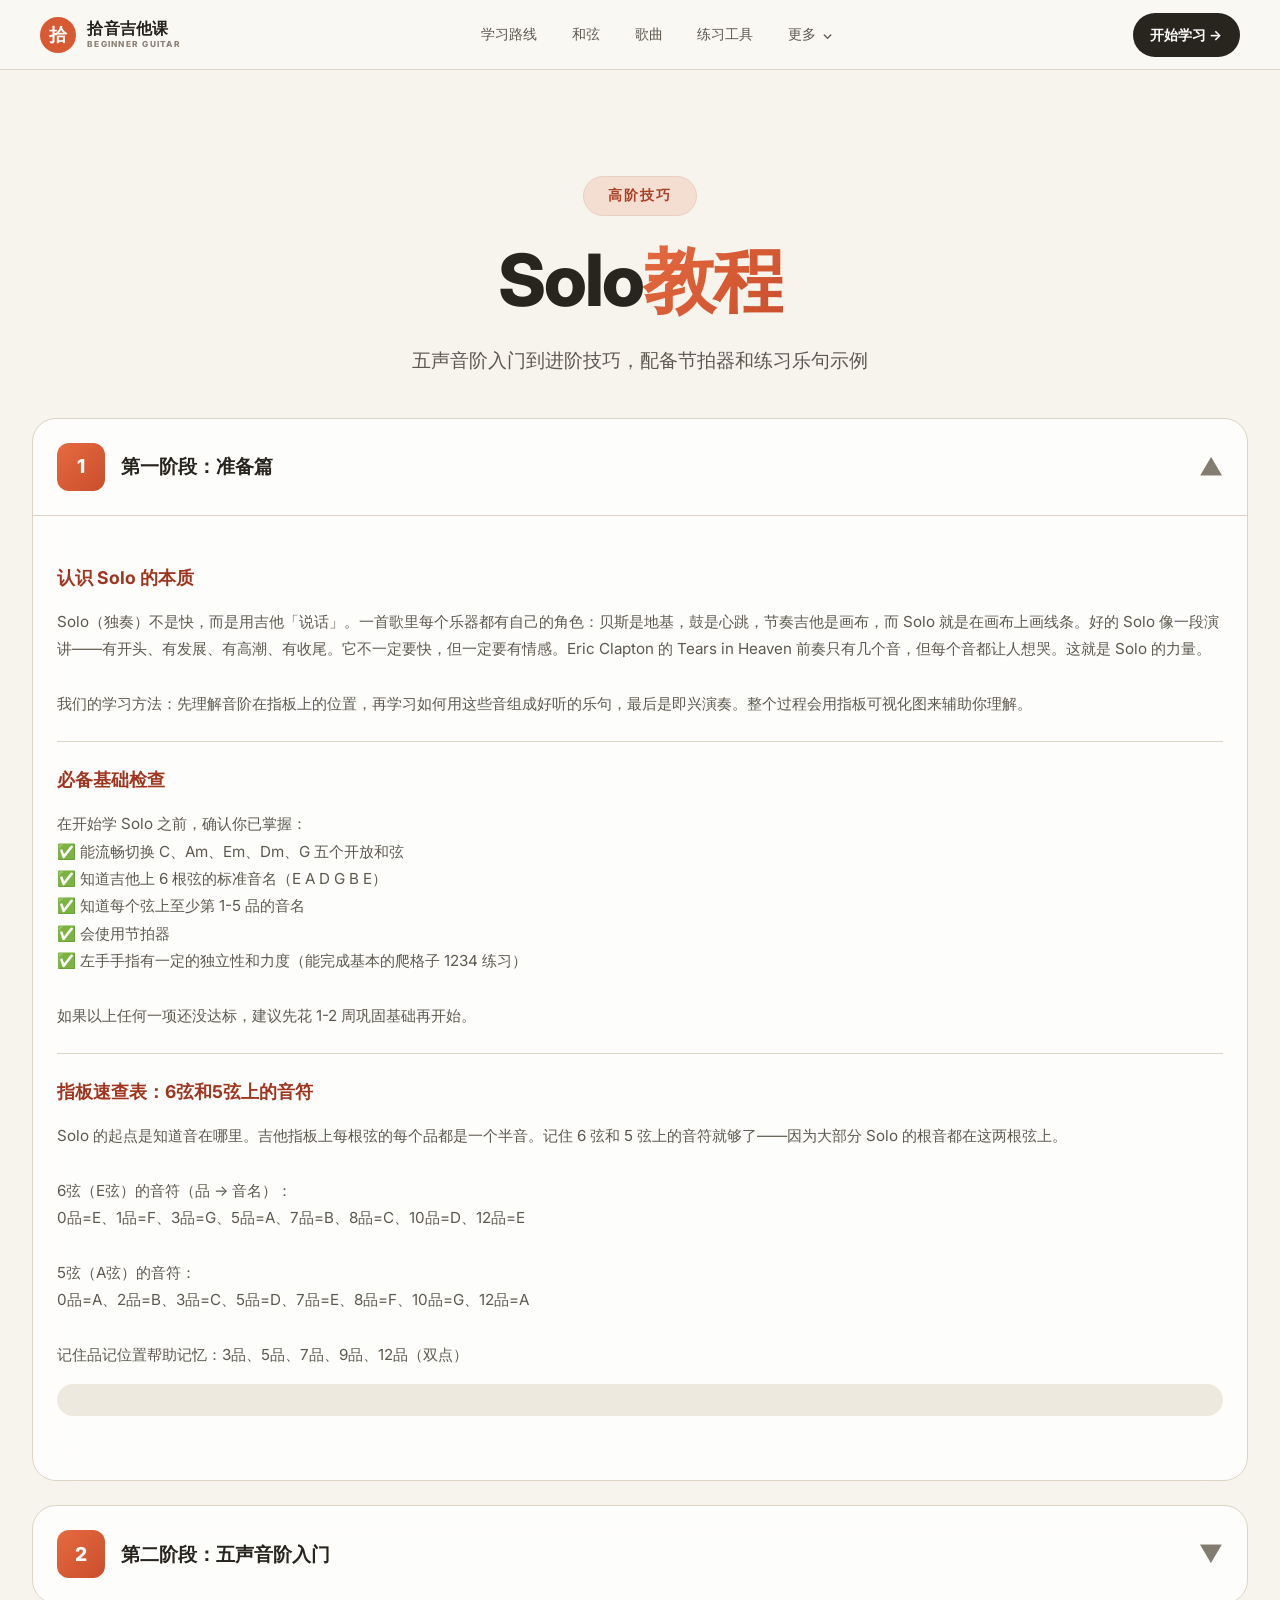
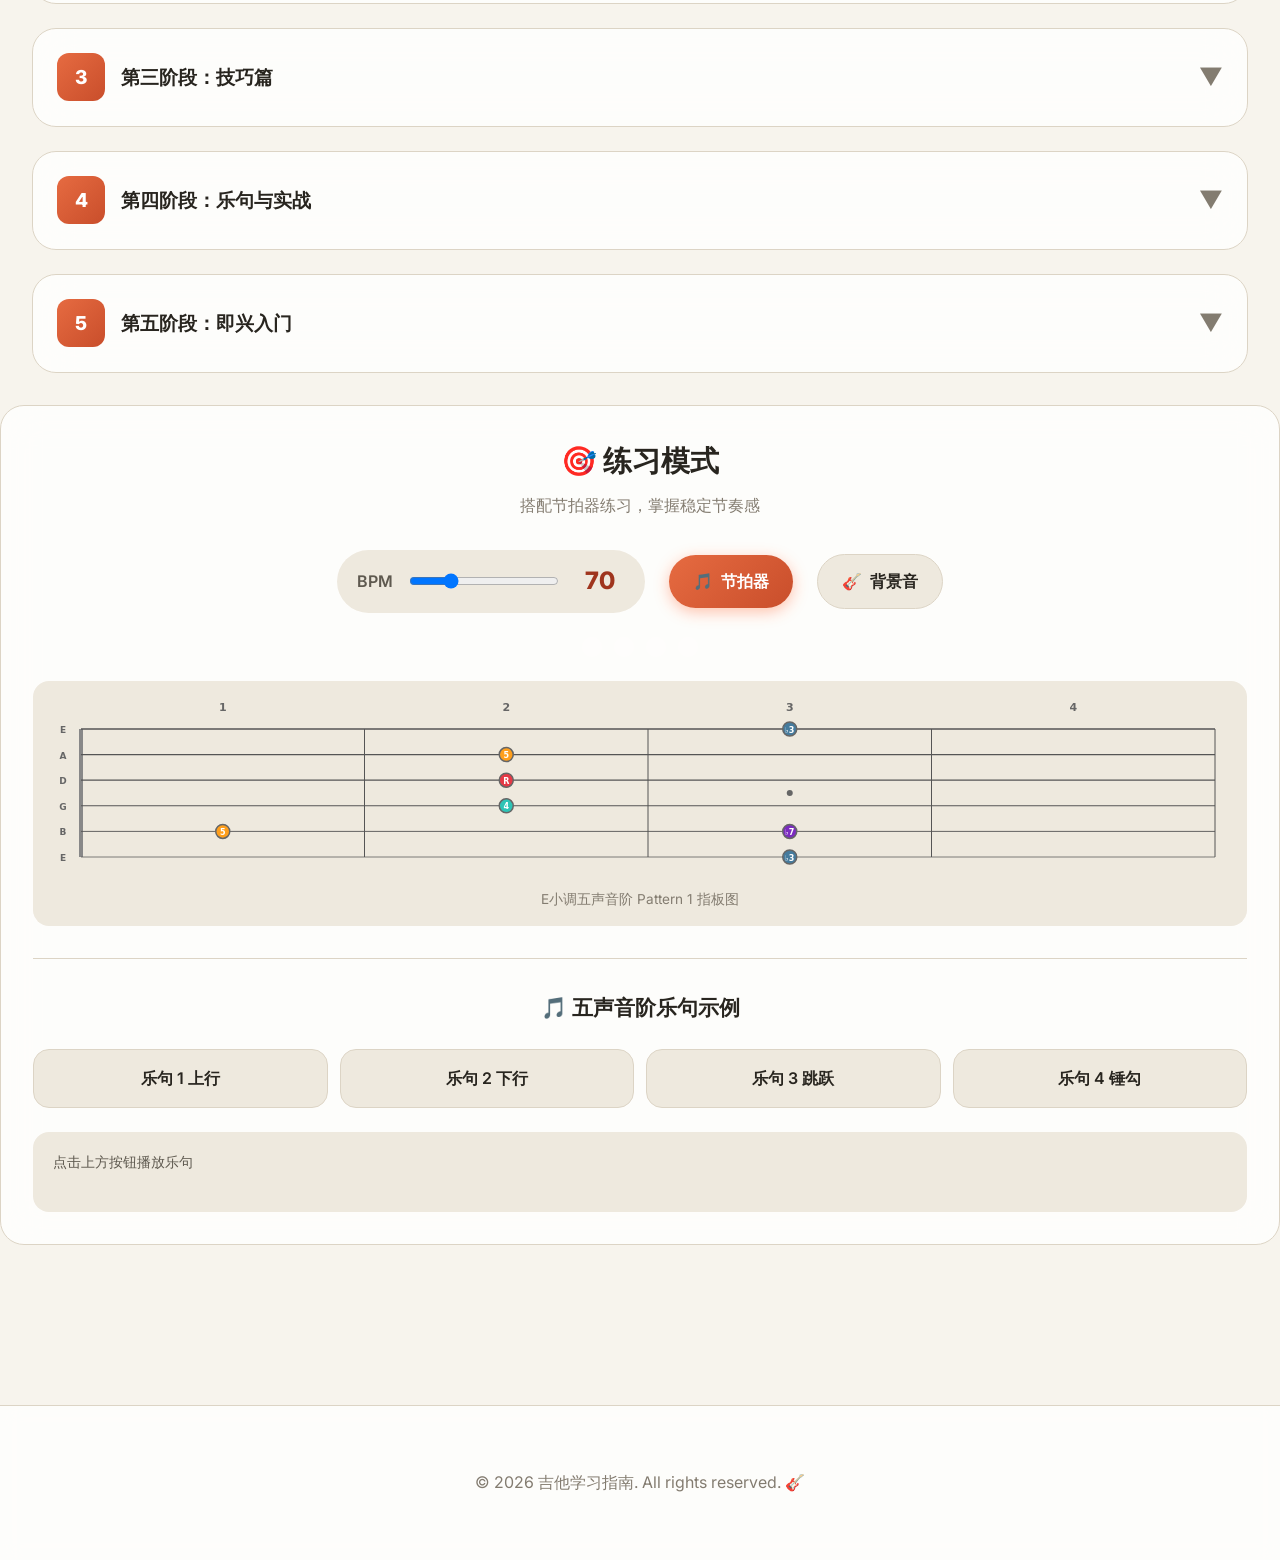
<file: solo.html>
<!DOCTYPE html>
<html lang="zh-CN">
<head>
  <meta charset="UTF-8">
  <meta name="viewport" content="width=device-width, initial-scale=1.0">
  <link rel="icon" href="data:,">
  <title>Solo教程 | 吉他学习指南</title>
  <meta name="description" content="五声音阶入门到进阶技巧，配备节拍器和练习乐句示例">
  <link rel="stylesheet" href="css/style.css?v=4">
  <link rel="preconnect" href="https://fonts.googleapis.com">
  <link rel="preconnect" href="https://fonts.gstatic.com" crossorigin>
  <link href="https://fonts.googleapis.com/css2?family=Inter:wght@400;500;600;700;800&display=swap" rel="stylesheet">
  <style>
  .phases-container {
      max-width: 1600px;
      margin: 0 auto;
      padding: 0 2rem;
    }
    
    .phase-card {
      background: var(--glass-bg);
      border: 1px solid var(--glass-border);
      border-radius: var(--radius-lg);
      margin-bottom: 1.5rem;
      overflow: hidden;
      transition: var(--transition-normal);
      backdrop-filter: blur(20px);
    }
    
    .phase-card:hover {
      border-color: rgba(255, 107, 53, 0.3);
    }
    
    .phase-header {
      padding: 1.5rem;
      display: flex;
      justify-content: space-between;
      align-items: center;
      cursor: pointer;
      border-bottom: 1px solid transparent;
      transition: var(--transition-fast);
    }
    
    .phase-card.open .phase-header {
      border-bottom-color: var(--glass-border);
    }
    
    .phase-title-group {
      display: flex;
      align-items: center;
      gap: 1rem;
    }
    
    .phase-number {
      width: 48px;
      height: 48px;
      background: var(--gradient-primary);
      border-radius: 12px;
      display: flex;
      align-items: center;
      justify-content: center;
      font-weight: 800;
      font-size: 1.2rem;
      color: white;
      flex-shrink: 0;
    }
    
    .phase-title {
      font-size: 1.2rem;
      font-weight: 700;
    }
    
    .phase-badge {
      padding: 0.3rem 0.8rem;
      background: rgba(255, 107, 53, 0.2);
      border: 1px solid rgba(255, 107, 53, 0.3);
      border-radius: var(--radius-xl);
      font-size: 0.75rem;
      font-weight: 600;
      color: var(--accent-secondary);
    }
    
    .phase-toggle {
      font-size: 1.5rem;
      color: var(--text-muted);
      transition: transform var(--transition-fast);
    }
    
    .phase-card.open .phase-toggle {
      transform: rotate(180deg);
    }
    
    .phase-body {
      max-height: 0;
      overflow: hidden;
      transition: max-height var(--transition-slow);
    }
    
    .phase-card.open .phase-body {
      max-height: 8000px;
    }
    
    .phase-content {
      padding: 1.5rem;
    }
    
    .section-item {
      padding: 1.5rem 0;
      border-bottom: 1px solid var(--glass-border);
    }
    
    .section-item:last-child {
      border-bottom: none;
    }
    
    .section-title {
      font-size: 1.1rem;
      font-weight: 700;
      color: var(--accent-secondary);
      margin-bottom: 1rem;
      display: flex;
      align-items: center;
      gap: 0.5rem;
    }
    
    .section-content {
      color: var(--text-secondary);
      line-height: 1.8;
      font-size: 0.95rem;
      white-space: pre-wrap;
    }
    
    .fretboard-wrapper {
      background: var(--bg-secondary);
      border-radius: var(--radius-md);
      padding: 1rem;
      margin: 1rem 0;
      overflow-x: auto;
    }
    
    .fretboard-desc {
      text-align: center;
      color: var(--text-muted);
      font-size: 0.85rem;
      margin-top: 0.75rem;
    }
    
    /* Practice Section */
    .practice-section {
      background: var(--glass-bg);
      border: 1px solid var(--glass-border);
      border-radius: var(--radius-lg);
      padding: 2rem;
      margin: 2rem 0;
      max-width: 100%;
      backdrop-filter: blur(20px);
    }
    
    .practice-header {
      text-align: center;
      margin-bottom: 2rem;
    }
    
    .practice-header h2 {
      font-size: 1.8rem;
      font-weight: 800;
      margin-bottom: 0.5rem;
    }
    
    .practice-header p {
      color: var(--text-muted);
    }
    
    .practice-controls {
      display: flex;
      flex-wrap: wrap;
      gap: 1.5rem;
      justify-content: center;
      align-items: center;
      margin-bottom: 1.5rem;
    }
    
    .bpm-control {
      display: flex;
      align-items: center;
      gap: 1rem;
      background: var(--bg-secondary);
      padding: 0.75rem 1.25rem;
      border-radius: var(--radius-xl);
    }
    
    .bpm-control label {
      font-weight: 600;
      color: var(--text-secondary);
    }
    
    .bpm-value {
      font-size: 1.5rem;
      font-weight: 800;
      color: var(--accent-secondary);
      min-width: 50px;
      text-align: center;
    }
    
    .practice-btn {
      padding: 0.875rem 1.5rem;
      border-radius: var(--radius-xl);
      font-weight: 600;
      cursor: pointer;
      transition: var(--transition-fast);
      border: none;
      display: flex;
      align-items: center;
      gap: 0.5rem;
    }
    
    .practice-btn.metronome {
      background: var(--gradient-primary);
      color: white;
      box-shadow: 0 4px 15px rgba(255, 107, 53, 0.4);
    }
    
    .practice-btn.metronome:hover {
      transform: translateY(-2px);
      box-shadow: 0 8px 25px rgba(255, 107, 53, 0.6);
    }
    
    .practice-btn.backing {
      background: var(--bg-secondary);
      color: var(--text-primary);
      border: 1px solid var(--glass-border);
    }
    
    .practice-btn.backing:hover {
      border-color: var(--accent-primary);
    }
    
    .beat-indicator {
      display: flex;
      justify-content: center;
      gap: 12px;
      margin: 1.5rem 0;
    }
    
    .beat-dot {
      width: 20px;
      height: 20px;
      border-radius: 50%;
      background: rgba(255, 255, 255, 0.1);
      transition: all var(--transition-fast);
    }
    
    .beat-dot.active {
      background: var(--gradient-primary);
      box-shadow: 0 0 20px rgba(255, 107, 53, 0.8);
      transform: scale(1.3);
    }
    
    .beat-dot:first-child.active {
      background: linear-gradient(135deg, #ff6b35 0%, #ff4444 100%);
    }
    
    .lick-section {
      margin-top: 2rem;
      padding-top: 2rem;
      border-top: 1px solid var(--glass-border);
    }
    
    .lick-section h3 {
      text-align: center;
      font-size: 1.3rem;
      font-weight: 700;
      margin-bottom: 1.5rem;
    }
    
    .lick-buttons {
      display: grid;
      grid-template-columns: repeat(auto-fit, minmax(140px, 1fr));
      gap: 0.75rem;
      margin-bottom: 1.5rem;
    }
    
    .lick-btn {
      padding: 1rem;
      background: var(--bg-secondary);
      border: 1px solid var(--glass-border);
      border-radius: var(--radius-md);
      color: var(--text-primary);
      font-weight: 600;
      cursor: pointer;
      transition: var(--transition-fast);
    }
    
    .lick-btn:hover {
      border-color: var(--accent-primary);
      background: rgba(255, 107, 53, 0.1);
    }
    
    .lick-display {
      background: var(--bg-secondary);
      border-radius: var(--radius-md);
      padding: 1.25rem;
      font-family: 'Fira Code', monospace;
      font-size: 0.9rem;
      line-height: 1.6;
      color: var(--text-secondary);
      white-space: pre-wrap;
      min-height: 80px;
    }
    
    @media (max-width: 768px) {
      .phases-container {
        padding: 0 1rem;
      }
      
      .practice-section {
        padding: 1.5rem;
        margin: 1.5rem 1rem;
      }
      
      .practice-controls {
        flex-direction: column;
      }
      
      .phase-title {
        font-size: 1rem;
      }
    }
  </style>
</head>
<body>
  <!-- Page Content -->
  <div class="page-content">
    <!-- Page Header -->
    <div class="page-header">
      <span class="section-tag">高阶技巧</span>
      <h1 class="page-title">Solo<span>教程</span></h1>
      <p class="section-desc">
        五声音阶入门到进阶技巧，配备节拍器和练习乐句示例
      </p>
    </div>

    <!-- Phases Container -->
    <div class="phases-container" id="phasesContainer">
      <div class="status-message">加载中...</div>
    </div>

    <!-- Practice Section -->
    <div class="practice-section">
      <div class="practice-header">
        <h2>🎯 练习模式</h2>
        <p>搭配节拍器练习，掌握稳定节奏感</p>
      </div>
      
      <div class="practice-controls">
        <div class="bpm-control">
          <label>BPM</label>
          <input type="range" id="bpmSlider" min="40" max="160" value="70" style="width: 150px;">
          <span class="bpm-value" id="bpmDisplay">70</span>
        </div>
        <button class="practice-btn metronome" id="btnMetronome">
          <span>🎵</span> 节拍器
        </button>
        <button class="practice-btn backing" id="btnBacking">
          <span>🎸</span> 背景音
        </button>
      </div>
      
      <div class="beat-indicator">
        <div class="beat-dot" data-beat="1"></div>
        <div class="beat-dot" data-beat="2"></div>
        <div class="beat-dot" data-beat="3"></div>
        <div class="beat-dot" data-beat="4"></div>
      </div>
      
      <div class="fretboard-wrapper">
        <div id="practiceFretboard"></div>
        <div class="fretboard-desc">E小调五声音阶 Pattern 1 指板图</div>
      </div>
      
      <div class="lick-section">
        <h3>🎵 五声音阶乐句示例</h3>
        <div class="lick-buttons">
          <button class="lick-btn" data-lick="1">乐句 1 上行</button>
          <button class="lick-btn" data-lick="2">乐句 2 下行</button>
          <button class="lick-btn" data-lick="3">乐句 3 跳跃</button>
          <button class="lick-btn" data-lick="4">乐句 4 锤勾</button>
        </div>
        <div class="lick-display" id="lickDisplay">点击上方按钮播放乐句</div>
      </div>
    </div>
  </div>

  <!-- Footer -->
  <footer class="footer">
    <p>&copy; 2026 吉他学习指南. All rights reserved. 🎸</p>
  </footer>

  <script src="js/nav.js?v=6"></script>
  <script src="js/fretboard-renderer.js?v=4"></script>
  <script>
    (function() {
      // Load phases data
      var container = document.getElementById('phasesContainer');
      var xhr = new XMLHttpRequest();
      xhr.open('GET', 'data/solo.json', true);
      xhr.onreadystatechange = function() {
        if (xhr.readyState === 4 && xhr.status === 200) {
          try {
            var data = JSON.parse(xhr.responseText);
            renderPhases(data.soloLessons || []);
          } catch (e) {
            container.innerHTML = '<div class="status-message">无法加载教程数据</div>';
          }
        }
      };
      xhr.send();

      function renderPhases(phases) {
        if (!phases.length) {
          container.innerHTML = '<div class="status-message">暂无数据</div>';
          return;
        }

        container.innerHTML = '';
        phases.forEach(function(phase, index) {
          var card = createPhaseCard(phase, index);
          container.appendChild(card);
        });
      }

      function createPhaseCard(phase, index) {
        var card = document.createElement('div');
        card.className = 'phase-card';
        if (index === 0) card.classList.add('open');

        var sectionsHtml = (phase.sections || []).map(function(section) {
          var fretboardHtml = '';
          if (section.fretboard) {
            fretboardHtml = '<div class="fretboard-wrapper"><div id="fretboard-' + index + '-' + section.heading.replace(/\s+/g, '') + '"></div></div>';
          }
          
          return '<div class="section-item">' +
            '<div class="section-title">' + escapeHtml(section.heading) + '</div>' +
            '<div class="section-content">' + escapeHtml(section.content).replace(/\n/g, '<br>') + '</div>' +
            fretboardHtml +
            (section.example && section.example.notes ? 
              '<div class="example-player" style="margin-top:12px;">' +
                '<button class="practice-btn btn-backing" data-example-notes="' + 
                  escapeHtml(JSON.stringify(section.example.notes)) + '" ' +
                  'data-example-bpm="' + (section.example.bpm || 80) + '" ' +
                  'data-example-desc="' + escapeHtml(section.example.description || '示例') + '" ' +
                  'style="font-size:0.8rem;padding:6px 12px;">' +
                  '🎵 播放' + escapeHtml(section.example.description || '示例') +
                '</button>' +
              '</div>' : '') +
          '</div>';
        }).join('');

        card.innerHTML = 
          '<div class="phase-header">' +
            '<div class="phase-title-group">' +
              '<div class="phase-number">' + (index + 1) + '</div>' +
              '<div>' +
                '<div class="phase-title">' + escapeHtml(phase.phase) + '</div>' +
              '</div>' +
            '</div>' +
            '<div class="phase-toggle">▼</div>' +
          '</div>' +
          '<div class="phase-body">' +
            '<div class="phase-content">' + sectionsHtml + '</div>' +
          '</div>';

        card.querySelector('.phase-header').addEventListener('click', function() {
          card.classList.toggle('open');
          
          // Render fretboards if expanding
          if (card.classList.contains('open') && phase.sections) {
            phase.sections.forEach(function(section) {
              if (section.fretboard) {
                var id = 'fretboard-' + index + '-' + section.heading.replace(/\s+/g, '');
                renderSectionFretboard(section.fretboard, id);
              }
            });
          }
        });

        return card;
      }

      function renderSectionFretboard(config, containerId) {
        var container = document.getElementById(containerId);
        if (!container || !window.renderFretboard) return;
        
        window.renderFretboard(container, {
          numFrets: config.numFrets || 5,
          startFret: config.startFret || 0,
          showLabels: true,
          notes: config.notes || [],
          width: container.offsetWidth,
          height: 180
        });
      }

      function escapeHtml(text) {
        var div = document.createElement('div');
        div.textContent = text;
        return div.innerHTML;
      }

      // Metronome and Practice Mode
      var bpmSlider = document.getElementById('bpmSlider');
      var bpmDisplay = document.getElementById('bpmDisplay');
      var btnMetronome = document.getElementById('btnMetronome');
      var btnBacking = document.getElementById('btnBacking');
      var beatDots = document.querySelectorAll('.beat-dot');
      var lickDisplay = document.getElementById('lickDisplay');
      
      var metronomeRunning = false;
      var metronomeTimer = null;
      var currentBeat = 0;
      var audioCtx = null;

      bpmSlider.addEventListener('input', function() {
        bpmDisplay.textContent = this.value;
        if (metronomeRunning) {
          stopMetronome();
          startMetronome();
        }
      });

      btnMetronome.addEventListener('click', function() {
        // Ensure audio context is created on user gesture
        if (!audioCtx) {
          audioCtx = new (window.AudioContext || window.webkitAudioContext)();
        }
        if (audioCtx.state === 'suspended') {
          audioCtx.resume();
        }
        
        if (metronomeRunning) {
          stopMetronome();
        } else {
          startMetronome();
        }
      });

      function startMetronome() {
        if (!audioCtx) audioCtx = new (window.AudioContext || window.webkitAudioContext)();
        
        var bpm = parseInt(bpmSlider.value);
        var interval = 60000 / bpm;
        
        metronomeRunning = true;
        btnMetronome.innerHTML = '<span>⏹</span> 停止';
        
        playClick();
        
        metronomeTimer = setInterval(function() {
          currentBeat = (currentBeat + 1) % 4;
          playClick();
        }, interval);
      }

      function stopMetronome() {
        metronomeRunning = false;
        btnMetronome.innerHTML = '<span>🎵</span> 节拍器';
        clearInterval(metronomeTimer);
        metronomeTimer = null;
        beatDots.forEach(function(dot) { dot.classList.remove('active'); });
      }

      function playClick() {
        beatDots.forEach(function(dot, i) {
          dot.classList.toggle('active', i === currentBeat);
        });
        
        if (audioCtx && audioCtx.state === 'suspended') {
          audioCtx.resume();
        }
        
        var osc = audioCtx.createOscillator();
        var gain = audioCtx.createGain();
        
        osc.type = 'sine';
        osc.frequency.value = currentBeat === 0 ? 1000 : 800;
        
        gain.gain.setValueAtTime(0.3, audioCtx.currentTime);
        gain.gain.exponentialRampToValueAtTime(0.01, audioCtx.currentTime + 0.05);
        
        osc.connect(gain);
        gain.connect(audioCtx.destination);
        
        osc.start();
        osc.stop(audioCtx.currentTime + 0.05);
      }

      // Lick Player
      var LICKS = {
        1: { name: '上行音阶', notes: [[0,0],[0,3],[1,0],[1,2],[2,0],[2,2],[3,0],[3,2],[4,1],[4,3],[5,0],[5,3]] },
        2: { name: '下行音阶', notes: [[5,3],[5,0],[4,3],[4,1],[3,2],[3,0],[2,2],[2,0],[1,2],[1,0],[0,3],[0,0]] },
        3: { name: '跳跃音符', notes: [[0,0],[2,2],[1,0],[3,2],[0,3],[4,1],[1,2],[5,0]] },
        4: { name: '锤勾弦组合', notes: [[0,0],[0,3],[0,0],[1,0],[1,2],[1,0],[2,0],[2,2],[2,0],[3,0],[3,2],[3,0]] }
      };

      document.querySelectorAll('.lick-btn').forEach(function(btn) {
        btn.addEventListener('click', function() {
          // Ensure audio context is created on user gesture
          if (!audioCtx) {
            audioCtx = new (window.AudioContext || window.webkitAudioContext)();
          }
          if (audioCtx.state === 'suspended') {
            audioCtx.resume();
          }
          
          var lickId = this.dataset.lick;
          var lick = LICKS[lickId];
          if (!lick) return;
          
          if (metronomeTimer) stopMetronome();
          
          lickDisplay.textContent = '▶ 播放: ' + lick.name + '\n' + 
            lick.notes.map(function(n) {
              var strings = ['6弦','5弦','4弦','3弦','2弦','1弦'];
              var notes = ['E','F','F#','G','G#','A','A#','B','C','C#','D','D#'];
              var string = strings[n[0]];
              var fret = n[1];
              var note = notes[(['E','A','D','G','B','E'].indexOf(['E','A','D','G','B','E'][n[0]]) + fret) % 12];
              return string + fret + '品(' + note + ')';
            }).join(' → ');
          
          if (!audioCtx) audioCtx = new (window.AudioContext || window.webkitAudioContext)();
          if (audioCtx.state === 'suspended') audioCtx.resume();
          
          var dur = 60000 / 90;
          lick.notes.forEach(function(n, i) {
            setTimeout(function() {
              var osc = audioCtx.createOscillator();
              var gain = audioCtx.createGain();
              osc.type = 'triangle';
              
              var freqs = [82.41, 110.00, 146.83, 196.00, 246.94, 329.63];
              osc.frequency.value = freqs[n[0]] * Math.pow(2, n[1]/12);
              
              gain.gain.setValueAtTime(0.25, audioCtx.currentTime);
              gain.gain.exponentialRampToValueAtTime(0.01, audioCtx.currentTime + 0.25);
              osc.connect(gain);
              gain.connect(audioCtx.destination);
              osc.start();
              osc.stop(audioCtx.currentTime + 0.25);
            }, i * dur);
          });
        });
      });

      // Example Player - for individual technique demonstrations
      document.addEventListener('click', function(e) {
        if (e.target.matches('[data-example-notes]')) {
          e.preventDefault();
          
          // Stop any existing playback
          if (window.exampleTimer) {
            clearTimeout(window.exampleTimer);
            window.exampleTimer = null;
          }
          if (window.exampleAudioCtx) {
            window.exampleAudioCtx.close();
            window.exampleAudioCtx = null;
          }
          
          // Get data from button
          var notes = JSON.parse(e.target.dataset.exampleNotes);
          var bpm = parseInt(e.target.dataset.exampleBpm) || 80;
          var desc = e.target.dataset.exampleDesc || '示例';
          
          // Create audio context
          window.exampleAudioCtx = new (window.AudioContext || window.webkitAudioContext)();
          if (window.exampleAudioCtx.state === 'suspended') {
            window.exampleAudioCtx.resume();
          }
          
          // Play the example
          var dur = 60000 / bpm;
          e.target.textContent = '⏸ 停止';
          e.target.classList.add('playing');
          
          notes.forEach(function(note, idx) {
            window.exampleTimer = setTimeout(function() {
              try {
                var osc = window.exampleAudioCtx.createOscillator();
                var gain = window.exampleAudioCtx.createGain();
                
                // Calculate frequency from string and fret
                var baseFreqs = [329.63, 246.94, 196.00, 146.83, 110.00, 82.41]; // 1-6 string
                var freq = baseFreqs[note[0]] * Math.pow(2, note[1]/12);
                
                osc.type = 'triangle';
                osc.frequency.value = freq;
                
                // Envelope
                gain.gain.setValueAtTime(0.3, window.exampleAudioCtx.currentTime);
                gain.gain.exponentialRampToValueAtTime(0.01, window.exampleAudioCtx.currentTime + 0.2);
                
                osc.connect(gain);
                gain.connect(window.exampleAudioCtx.destination);
                
                osc.start();
                osc.stop(window.exampleAudioCtx.currentTime + 0.2);
                
                // Highlight the button for visual feedback
                e.target.style.background = 'var(--accent)';
                setTimeout(function() {
                  e.target.style.background = '';
                }, 150);
                
              } catch(err) {
                console.error('Example playback error:', err);
              }
            }, idx * dur);
          });
          
          // Reset button after playback
          var totalDur = notes.length * dur + 200;
          setTimeout(function() {
            e.target.textContent = '🎵 播放' + desc;
            e.target.classList.remove('playing');
          }, totalDur);
        }
      });

      // Render practice fretboard
      function renderPracticeFretboard() {
        var el = document.getElementById('practiceFretboard');
        if (!el || !window.renderFretboard) return;
        
        window.renderFretboard(el, {
          numFrets: 4,
          startFret: 0,
          showLabels: true,
          notes: [
            { string: 0, fret: 0, label: 'R', color: '#e63946' },
            { string: 0, fret: 3, label: '♭3', color: '#457b9d' },
            { string: 1, fret: 0, label: '4', color: '#2ec4b6' },
            { string: 1, fret: 2, label: '5', color: '#ff9f1c' },
            { string: 2, fret: 0, label: '♭7', color: '#7b2cbf' },
            { string: 2, fret: 2, label: 'R', color: '#e63946' },
            { string: 3, fret: 0, label: '♭3', color: '#457b9d' },
            { string: 3, fret: 2, label: '4', color: '#2ec4b6' },
            { string: 4, fret: 1, label: '5', color: '#ff9f1c' },
            { string: 4, fret: 3, label: '♭7', color: '#7b2cbf' },
            { string: 5, fret: 0, label: 'R', color: '#e63946' },
            { string: 5, fret: 3, label: '♭3', color: '#457b9d' }
          ],
          width: el.offsetWidth,
          height: 180
        });
      }

      if (document.readyState === 'loading') {
        document.addEventListener('DOMContentLoaded', renderPracticeFretboard);
      } else {
        renderPracticeFretboard();
      }
    })();
  </script>
</body>
</html>
</file>
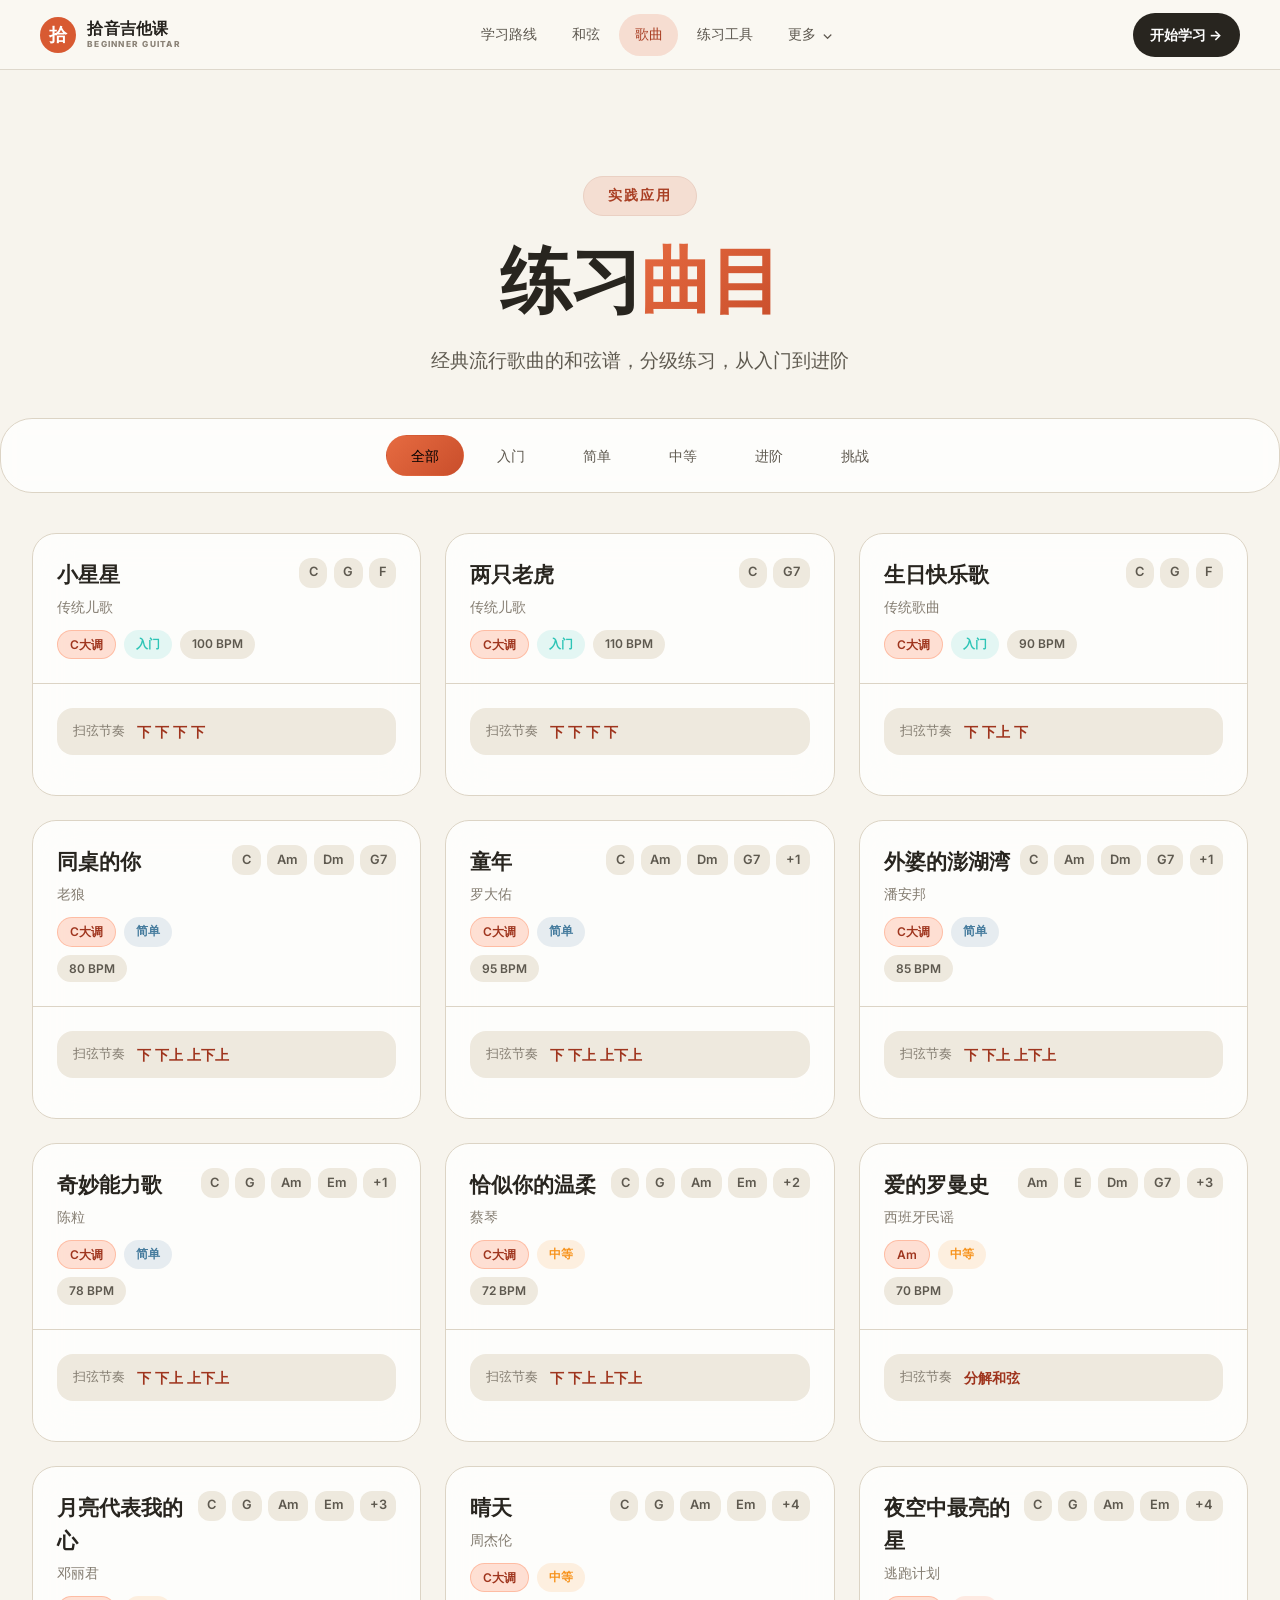
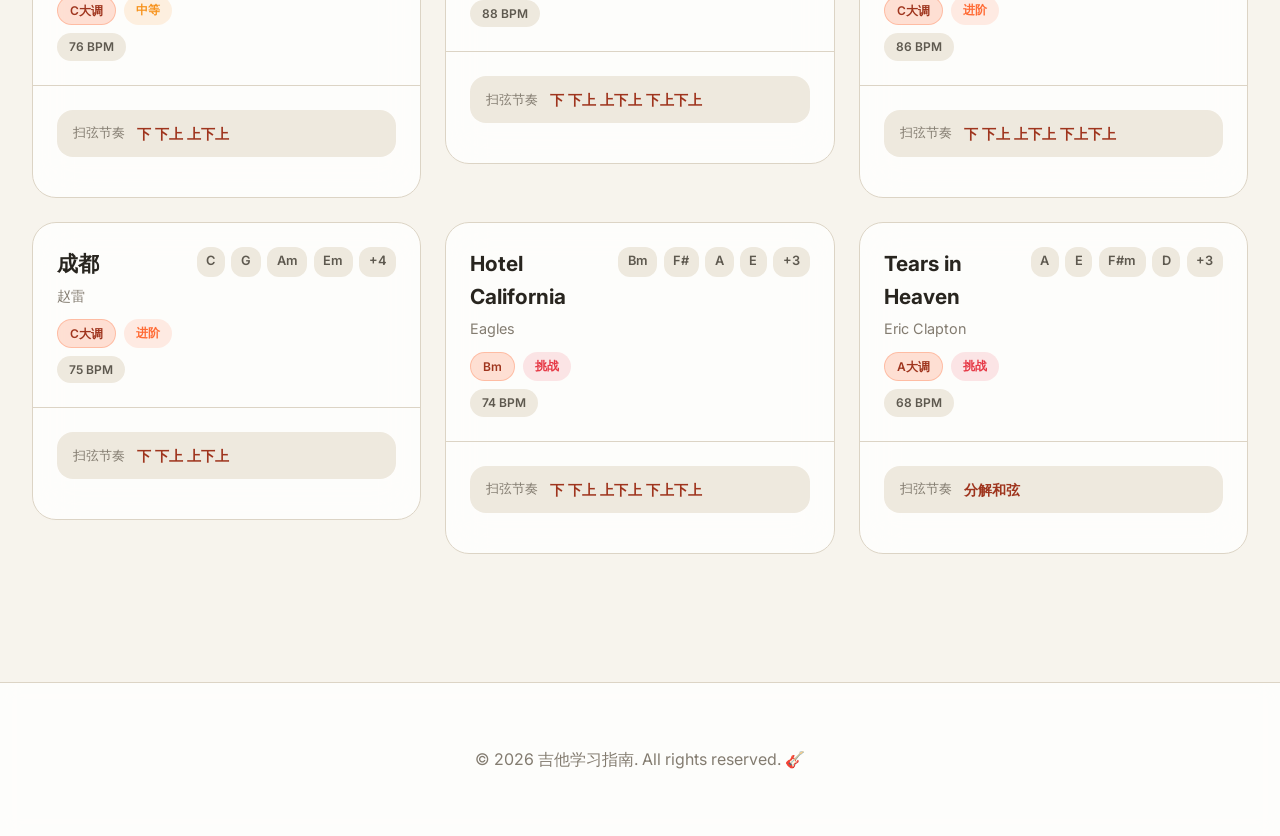
<file: songs.html>
<!DOCTYPE html>
<html lang="zh-CN">
<head>
  <meta charset="UTF-8">
  <meta name="viewport" content="width=device-width, initial-scale=1.0">
  <link rel="icon" href="data:,">
  <title>练习曲目 | 吉他学习指南</title>
  <meta name="description" content="经典流行歌曲的和弦谱，分级练习，满足不同水平需求">
  <link rel="stylesheet" href="css/style.css?v=4">
  <link rel="preconnect" href="https://fonts.googleapis.com">
  <link rel="preconnect" href="https://fonts.gstatic.com" crossorigin>
  <link href="https://fonts.googleapis.com/css2?family=Inter:wght@400;500;600;700;800&family=Fira+Code:wght@400;500&display=swap" rel="stylesheet">
  <style>
    .songs-grid {
      display: grid;
      grid-template-columns: repeat(auto-fill, minmax(380px, 1fr));
      gap: 1.5rem;
      padding: 0 2rem;
      max-width: 1600px;
      margin: 0 auto;
      align-items: start; /* 关键：每个卡片保持自己的高度，不延伸填充整个行 */
    }
    
    .song-card {
      background: var(--glass-bg);
      border: 1px solid var(--glass-border);
      border-radius: var(--radius-lg);
      overflow: hidden;
      transition: var(--transition-normal);
      backdrop-filter: blur(20px);
      cursor: pointer;
      align-self: start; /* 关键：卡片不延伸填充行高度 */
    }
    
    .song-card:hover {
      transform: translateY(-4px);
      border-color: rgba(255, 107, 53, 0.3);
      box-shadow: 0 20px 40px rgba(0, 0, 0, 0.4);
    }
    
    .song-card.expanded {
      /* Only expand height, not width - stay in grid */
      cursor: default;
    }
    
    .song-header {
      padding: 1.5rem;
      display: flex;
      justify-content: space-between;
      align-items: flex-start;
      border-bottom: 1px solid var(--glass-border);
    }
    
    .song-title-group {
      flex: 1;
    }
    
    .song-title {
      font-size: 1.3rem;
      font-weight: 700;
      margin-bottom: 0.25rem;
      color: var(--text-primary);
    }
    
    .song-artist {
      color: var(--text-muted);
      font-size: 0.9rem;
    }
    
    .song-meta {
      display: flex;
      gap: 0.5rem;
      flex-wrap: wrap;
      margin-top: 0.75rem;
    }
    
    .song-badge {
      padding: 0.25rem 0.75rem;
      border-radius: var(--radius-xl);
      font-size: 0.75rem;
      font-weight: 600;
    }
    
    .song-badge.key {
      background: rgba(255, 107, 53, 0.2);
      color: var(--accent-secondary);
      border: 1px solid rgba(255, 107, 53, 0.3);
    }
    
    .song-badge.difficulty {
      background: var(--bg-secondary);
      color: var(--text-secondary);
    }
    
    .song-chords {
      display: flex;
      flex-wrap: wrap;
      gap: 0.4rem;
      justify-content: flex-end;
    }
    
    .chord-tag {
      padding: 0.3rem 0.6rem;
      background: var(--bg-secondary);
      border-radius: var(--radius-sm);
      font-size: 0.8rem;
      font-weight: 600;
      color: var(--text-secondary);
    }
    
    .song-body {
      padding: 1.5rem;
    }
    
    .strumming-pattern {
      display: flex;
      align-items: center;
      gap: 0.75rem;
      padding: 0.75rem 1rem;
      background: var(--bg-secondary);
      border-radius: var(--radius-md);
      margin-bottom: 1rem;
      font-size: 0.9rem;
    }
    
    .strumming-pattern label {
      color: var(--text-muted);
      font-size: 0.8rem;
      text-transform: uppercase;
    }
    
    .strumming-pattern span {
      font-weight: 600;
      color: var(--accent-secondary);
    }
    
    .song-details {
      max-height: 0;
      overflow: hidden;
      transition: max-height var(--transition-slow);
    }
    
    .song-card.expanded .song-details {
      max-height: 2000px;
    }
    
    .chord-sheet {
      background: var(--bg-secondary);
      border-radius: var(--radius-md);
      padding: 1.5rem;
      margin-bottom: 1.5rem;
      font-family: 'Fira Code', monospace;
      overflow-x: auto;
    }
    
    .chord-line {
      color: var(--accent-secondary);
      font-weight: 700;
      white-space: pre;
      line-height: 1.5;
    }
    
    .lyric-line {
      color: var(--text-primary);
      white-space: pre;
      margin-bottom: 0.75rem;
    }
    
    .tips-box {
      background: rgba(255, 107, 53, 0.1);
      border-left: 3px solid var(--accent-primary);
      padding: 1rem;
      border-radius: 0 var(--radius-sm) var(--radius-sm) 0;
      margin-top: 1rem;
    }
    
    .tips-box-title {
      font-weight: 700;
      color: var(--accent-secondary);
      margin-bottom: 0.5rem;
      font-size: 0.9rem;
      text-transform: uppercase;
    }
    
    .status-message {
      text-align: center;
      padding: 4rem 2rem;
      color: var(--text-muted);
    }
    
    @media (max-width: 768px) {
      .songs-grid {
        grid-template-columns: 1fr;
        padding: 0 1rem;
      }
      
      .song-header {
        flex-direction: column;
        gap: 1rem;
      }
      
      .song-chords {
        justify-content: flex-start;
      }
    }
  </style>
</head>
<body>
  <!-- Page Content -->
  <div class="page-content">
    <!-- Page Header -->
    <div class="page-header">
      <span class="section-tag">实践应用</span>
      <h1 class="page-title">练习<span>曲目</span></h1>
      <p class="section-desc">
        经典流行歌曲的和弦谱，分级练习，从入门到进阶
      </p>
    </div>

    <!-- Filter Tabs -->
    <div class="filter-tabs" id="filterTabs">
      <button class="filter-tab active" data-filter="all">全部</button>
      <button class="filter-tab" data-filter="1">入门</button>
      <button class="filter-tab" data-filter="2">简单</button>
      <button class="filter-tab" data-filter="3">中等</button>
      <button class="filter-tab" data-filter="4">进阶</button>
      <button class="filter-tab" data-filter="5">挑战</button>
    </div>

    <!-- Songs Grid -->
    <div class="songs-grid" id="songsGrid">
      <div class="status-message">加载中...</div>
    </div>
  </div>

  <!-- Footer -->
  <footer class="footer">
    <p>&copy; 2026 吉他学习指南. All rights reserved. 🎸</p>
  </footer>

  <script src="js/nav.js?v=6"></script>
  <script src="js/fretboard-renderer.js?v=4"></script>
  <script>
    (function() {
      var grid = document.getElementById('songsGrid');
      var filterTabs = document.getElementById('filterTabs');
      var currentFilter = 'all';
      var songsData = [];
      var expandedCard = null;

      // Load songs data
      var xhr = new XMLHttpRequest();
      xhr.open('GET', 'data/songs.json', true);
      xhr.onreadystatechange = function() {
        if (xhr.readyState === 4 && xhr.status === 200) {
          try {
            var data = JSON.parse(xhr.responseText);
            songsData = data.songs || [];
            renderSongs();
          } catch (e) {
            grid.innerHTML = '<div class="status-message">无法加载歌曲数据</div>';
          }
        }
      };
      xhr.send();

      // Filter tabs
      filterTabs.addEventListener('click', function(e) {
        if (e.target.classList.contains('filter-tab')) {
          document.querySelectorAll('.filter-tab').forEach(function(tab) {
            tab.classList.remove('active');
          });
          e.target.classList.add('active');
          currentFilter = e.target.dataset.filter;
          renderSongs();
        }
      });

      function renderSongs() {
        var filtered = currentFilter === 'all' 
          ? songsData 
          : songsData.filter(function(s) {
              return String(s.difficulty) === currentFilter;
            });

        if (filtered.length === 0) {
          grid.innerHTML = '<div class="status-message">暂无数据</div>';
          return;
        }

        grid.innerHTML = '';
        filtered.forEach(function(song, index) {
          var card = createSongCard(song, index);
          grid.appendChild(card);
        });
      }

      function createSongCard(song, index) {
        var card = document.createElement('div');
        card.className = 'song-card';
        card.dataset.index = index;

        var difficultyColors = {
          1: '#2ec4b6',
          2: '#457b9d', 
          3: '#f7931e',
          4: '#ff6b35',
          5: '#e63946'
        };
        var difficultyColor = difficultyColors[song.difficulty] || '#666';

        card.innerHTML = 
          '<div class="song-header">' +
            '<div class="song-title-group">' +
              '<div class="song-title">' + escapeHtml(song.title) + '</div>' +
              '<div class="song-artist">' + escapeHtml(song.artist) + '</div>' +
              '<div class="song-meta">' +
                '<span class="song-badge key">' + escapeHtml(song.key) + '</span>' +
                '<span class="song-badge difficulty" style="background: ' + difficultyColor + '20; color: ' + difficultyColor + ';">' + 
                  escapeHtml(song.difficultyLabel || '难度 ' + song.difficulty) + 
                '</span>' +
                '<span class="song-badge difficulty">' + song.bpm + ' BPM</span>' +
              '</div>' +
            '</div>' +
            '<div class="song-chords">' +
              (song.chords || []).slice(0, 4).map(function(chord) {
                return '<span class="chord-tag">' + escapeHtml(chord) + '</span>';
              }).join('') +
              ((song.chords || []).length > 4 ? '<span class="chord-tag">+' + ((song.chords || []).length - 4) + '</span>' : '') +
            '</div>' +
          '</div>' +
          '<div class="song-body">' +
            '<div class="strumming-pattern">' +
              '<label>扫弦节奏</label>' +
              '<span>' + escapeHtml(song.strumming || '下 下上 上下上') + '</span>' +
            '</div>' +
          '</div>' +
          '<div class="song-details">' +
            '<div style="padding: 0 1.5rem 1.5rem;">' +
              '<div class="chord-sheet" id="chordsheet-' + index + '"></div>' +
              '<div class="tips-box">' +
                '<div class="tips-box-title">练习提示</div>' +
                escapeHtml(song.tips || '暂无提示') +
              '</div>' +
            '</div>' +
          '</div>';

        card.addEventListener('click', function(e) {
          // Toggle current card independently (don't close others)
          card.classList.toggle('expanded');

          if (card.classList.contains('expanded')) {
            renderChordSheet(song, 'chordsheet-' + index);
          }
        });

        return card;
      }

      function renderChordSheet(song, containerId) {
        var container = document.getElementById(containerId);
        if (!container) return;

        var html = '';
        (song.chordLyrics || []).forEach(function(line) {
          var text = line.line;
          var chordLine = '';
          var lyricLine = '';
          var i = 0;
          
          while (i < text.length) {
            if (text[i] === '[') {
              var end = text.indexOf(']', i);
              if (end === -1) break;
              var chord = text.substring(i + 1, end);
              while (chordLine.length < lyricLine.length) {
                chordLine += ' ';
              }
              chordLine += chord;
              i = end + 1;
            } else {
              lyricLine += text[i];
              i++;
            }
          }
          
          while (chordLine.length < lyricLine.length) {
            chordLine += ' ';
          }
          
          html += '<div class="chord-line">' + escapeHtml(chordLine) + '</div>';
          html += '<div class="lyric-line">' + escapeHtml(lyricLine) + '</div>';
        });
        
        container.innerHTML = html || '暂无和弦谱数据';
      }

      function escapeHtml(text) {
        var div = document.createElement('div');
        div.textContent = text;
        return div.innerHTML;
      }
    })();
  </script>
</body>
</html>
</file>
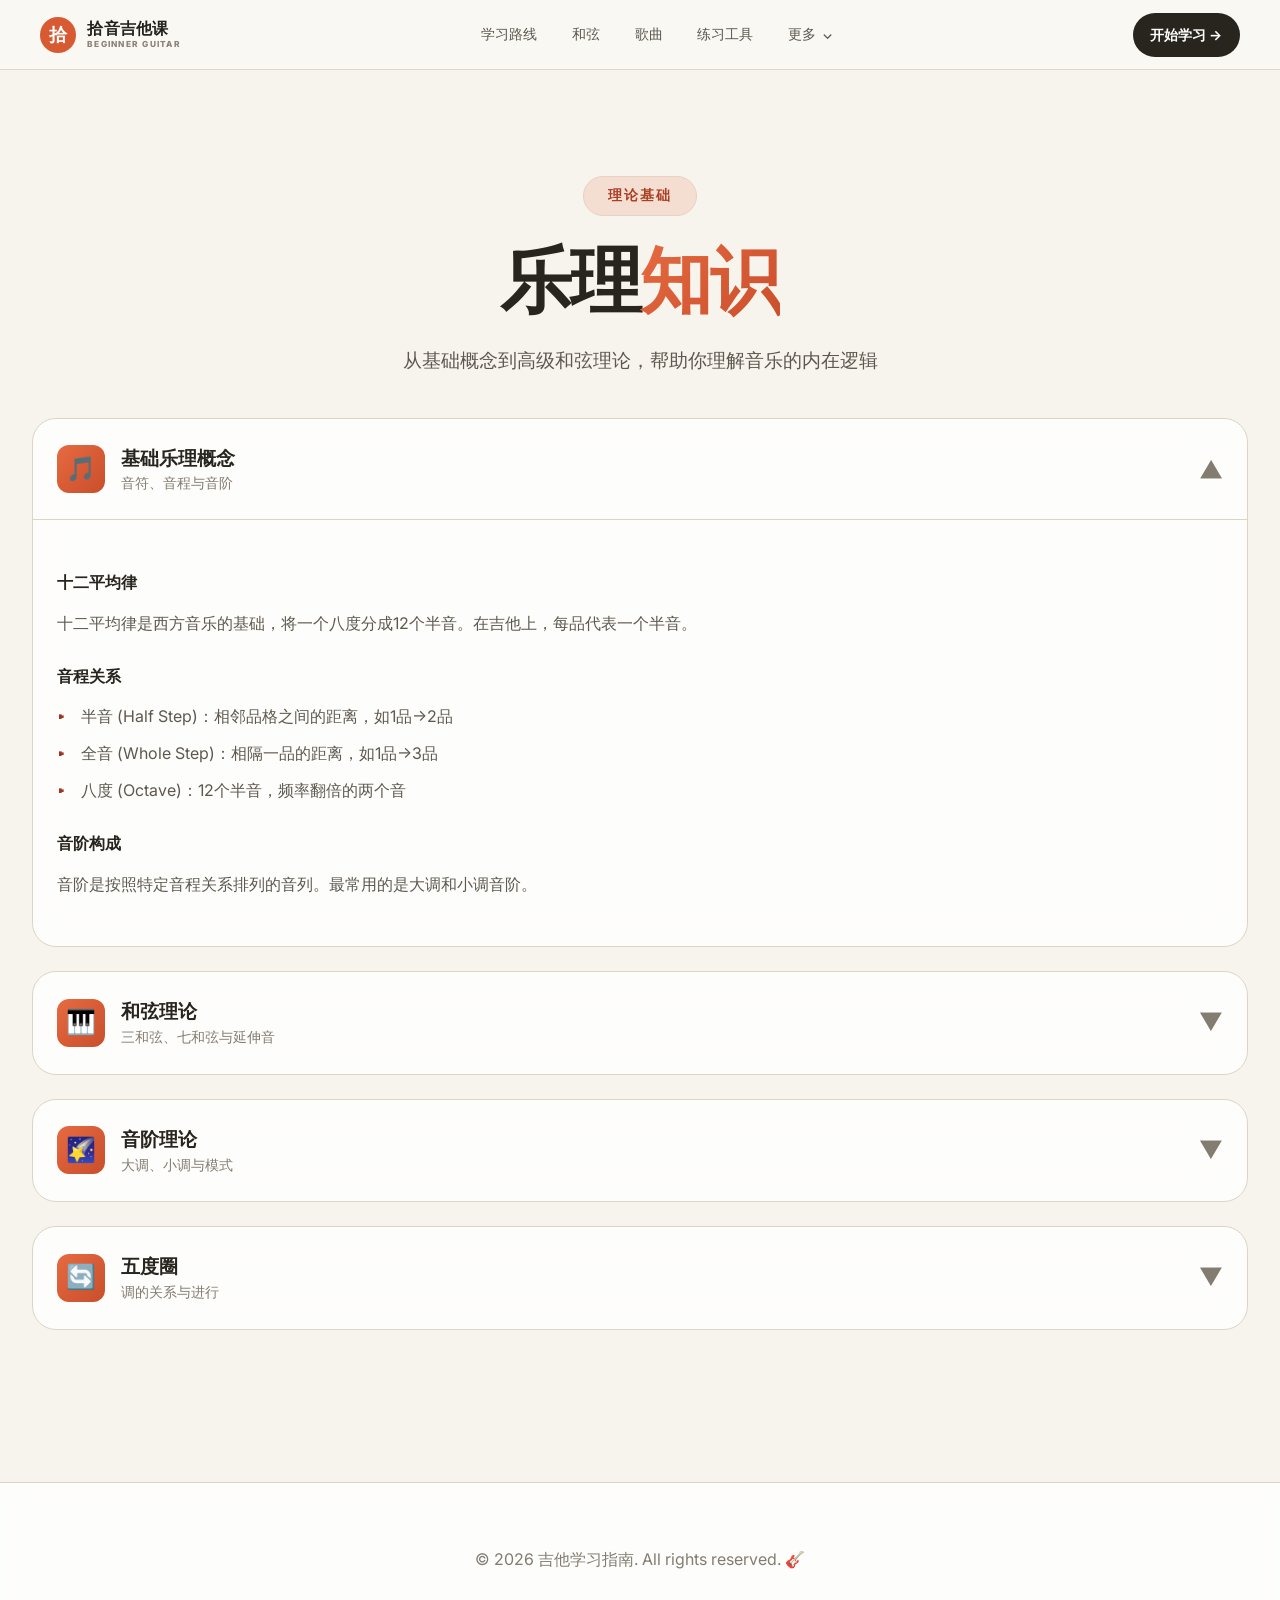
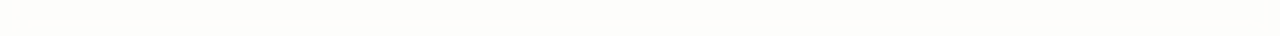
<file: theory.html>
<!DOCTYPE html>
<html lang="zh-CN">
<head>
  <meta charset="UTF-8">
  <meta name="viewport" content="width=device-width, initial-scale=1.0">
  <link rel="icon" href="data:,">
  <title>乐理知识 | 吉他学习指南</title>
  <meta name="description" content="从基础概念到高级和弦理论，包含交互式和弦构建器">
  <link rel="stylesheet" href="css/style.css?v=4">
  <link rel="preconnect" href="https://fonts.googleapis.com">
  <link rel="preconnect" href="https://fonts.gstatic.com" crossorigin>
  <link href="https://fonts.googleapis.com/css2?family=Inter:wght@400;500;600;700;800&family=Fira+Code:wght@400;500&display=swap" rel="stylesheet">
  <style>
    .theory-container {
    max-width: 1600px;
    margin: 0 auto;
    padding: 0 2rem;
  }

    .theory-section {
      background: var(--glass-bg);
      border: 1px solid var(--glass-border);
      border-radius: var(--radius-lg);
      margin-bottom: 1.5rem;
      overflow: hidden;
      transition: var(--transition-normal);
      backdrop-filter: blur(20px);
    }

    .theory-section:hover {
      border-color: rgba(255, 107, 53, 0.3);
    }

    .theory-header {
      padding: 1.5rem;
      display: flex;
      justify-content: space-between;
      align-items: center;
      cursor: pointer;
      border-bottom: 1px solid transparent;
      transition: var(--transition-fast);
    }

    .theory-section.open .theory-header {
      border-bottom-color: var(--glass-border);
    }

    .theory-title-group {
      display: flex;
      align-items: center;
      gap: 1rem;
    }

    .theory-icon {
      width: 48px;
      height: 48px;
      background: var(--gradient-primary);
      border-radius: 12px;
      display: flex;
      align-items: center;
      justify-content: center;
      font-size: 1.5rem;
    }

    .theory-title {
      font-size: 1.2rem;
      font-weight: 700;
    }

    .theory-title span {
      display: block;
      font-size: 0.85rem;
      font-weight: 400;
      color: var(--text-muted);
    }

    .theory-toggle {
      font-size: 1.5rem;
      color: var(--text-muted);
      transition: transform var(--transition-fast);
    }

    .theory-section.open .theory-toggle {
      transform: rotate(180deg);
    }

    .theory-body {
      max-height: 0;
      overflow: hidden;
      transition: max-height var(--transition-slow);
    }

    .theory-section.open .theory-body {
      max-height: 4000px;
    }

    .theory-content {
      padding: 1.5rem;
    }

    .theory-text {
      color: var(--text-secondary);
      line-height: 1.8;
      margin-bottom: 1.5rem;
    }

    .theory-text h4 {
      color: var(--text-primary);
      font-size: 1rem;
      font-weight: 700;
      margin: 1.5rem 0 0.75rem;
    }

    .theory-text ul {
      list-style: none;
      padding: 0;
    }

    .theory-text li {
      padding-left: 1.5rem;
      position: relative;
      margin-bottom: 0.5rem;
    }

    .theory-text li::before {
      content: '▸';
      position: absolute;
      left: 0;
      color: var(--accent-secondary);
      font-weight: 700;
    }

    .chord-builder {
      background: var(--bg-secondary);
      border-radius: var(--radius-md);
      padding: 1.5rem;
      margin-top: 1.5rem;
    }

    .builder-title {
      font-size: 1rem;
      font-weight: 700;
      margin-bottom: 1rem;
      color: var(--accent-secondary);
    }

    .builder-controls {
      display: flex;
      gap: 1rem;
      flex-wrap: wrap;
      margin-bottom: 1.5rem;
    }

    .builder-select {
      padding: 0.75rem 1rem;
      background: var(--glass-bg);
      border: 1px solid var(--glass-border);
      border-radius: var(--radius-md);
      color: var(--text-primary);
      font-size: 1rem;
      min-width: 120px;
    }

    .builder-result {
      background: var(--glass-bg);
      border-radius: var(--radius-md);
      padding: 1rem;
      margin-top: 1rem;
    }

    .builder-result-title {
      font-size: 0.85rem;
      color: var(--text-muted);
      margin-bottom: 0.5rem;
    }

    .builder-result-value {
      font-size: 1.3rem;
      font-weight: 700;
      color: var(--accent-secondary);
    }

    .formula-display {
      font-family: 'Fira Code', monospace;
      background: rgba(255, 107, 53, 0.1);
      padding: 0.5rem 1rem;
      border-radius: var(--radius-sm);
      margin-top: 0.5rem;
      display: inline-block;
    }

    @media (max-width: 768px) {
      .theory-container {
        padding: 0 1rem;
      }

      .builder-controls {
        flex-direction: column;
      }

      .builder-select {
        width: 100%;
      }
    }
  </style>
</head>
<body>
  <!-- Page Content -->
  <div class="page-content">
    <!-- Page Header -->
    <div class="page-header">
      <span class="section-tag">理论基础</span>
      <h1 class="page-title">乐理<span>知识</span></h1>
      <p class="section-desc">
        从基础概念到高级和弦理论，帮助你理解音乐的内在逻辑
      </p>
    </div>

    <!-- Theory Container -->
    <div class="theory-container" id="theoryContainer">
      <!-- Section 1: Basics -->
      <div class="theory-section open">
        <div class="theory-header">
          <div class="theory-title-group">
            <div class="theory-icon">🎵</div>
            <div class="theory-title">
              基础乐理概念
              <span>音符、音程与音阶</span>
            </div>
          </div>
          <div class="theory-toggle">▼</div>
        </div>
        <div class="theory-body">
          <div class="theory-content">
            <div class="theory-text">
              <h4>十二平均律</h4>
              <p>十二平均律是西方音乐的基础，将一个八度分成12个半音。在吉他上，每品代表一个半音。</p>

              <h4>音程关系</h4>
              <ul>
                <li>半音 (Half Step)：相邻品格之间的距离，如1品→2品</li>
                <li>全音 (Whole Step)：相隔一品的距离，如1品→3品</li>
                <li>八度 (Octave)：12个半音，频率翻倍的两个音</li>
              </ul>

              <h4>音阶构成</h4>
              <p>音阶是按照特定音程关系排列的音列。最常用的是大调和小调音阶。</p>
            </div>
          </div>
        </div>
      </div>

      <!-- Section 2: Chord Theory -->
      <div class="theory-section">
        <div class="theory-header">
          <div class="theory-title-group">
            <div class="theory-icon">🎹</div>
            <div class="theory-title">
              和弦理论
              <span>三和弦、七和弦与延伸音</span>
            </div>
          </div>
          <div class="theory-toggle">▼</div>
        </div>
        <div class="theory-body">
          <div class="theory-content">
            <div class="theory-text">
              <h4>三和弦 (Triads)</h4>
              <p>三和弦由三个音组成，是和弦的基础。</p>
              <ul>
                <li>大三和弦：1 - 3 - 5（大三度 + 小三度）</li>
                <li>小三和弦：1 - ♭3 - 5（小三度 + 大三度）</li>
                <li>减三和弦：1 - ♭3 - ♭5（两个小三度）</li>
                <li>增三和弦：1 - 3 - #5（两个大三度）</li>
              </ul>

              <h4>七和弦 (Seventh Chords)</h4>
              <p>在三和弦基础上加入第七个三度音（7音）。</p>
              <ul>
                <li>属七和弦 (7)：1 - 3 - 5 - ♭7</li>
                <li>大七和弦 (maj7)：1 - 3 - 5 - 7</li>
                <li>小七和弦 (m7)：1 - ♭3 - 5 - ♭7</li>
                <li>半减七和弦 (m7b5)：1 - ♭3 - ♭5 - ♭7</li>
              </ul>
            </div>

            <!-- Chord Builder -->
            <div class="chord-builder">
              <div class="builder-title">🎸 和弦构建器</div>
              <div class="builder-controls">
                <select class="builder-select" id="rootNote">
                  <option value="C">C</option>
                  <option value="C#">C#</option>
                  <option value="D">D</option>
                  <option value="D#">D#</option>
                  <option value="E">E</option>
                  <option value="F">F</option>
                  <option value="F#">F#</option>
                  <option value="G">G</option>
                  <option value="G#">G#</option>
                  <option value="A">A</option>
                  <option value="A#">A#</option>
                  <option value="B">B</option>
                </select>
                <select class="builder-select" id="chordQuality">
                  <option value="major">大三和弦</option>
                  <option value="minor">小三和弦</option>
                  <option value="dom7">属七和弦</option>
                  <option value="maj7">大七和弦</option>
                  <option value="minor7">小七和弦</option>
                </select>
              </div>
              <div class="builder-result">
                <div class="builder-result-title">构成音</div>
                <div class="builder-result-value" id="chordResult">C - E - G</div>
                <div class="formula-display" id="chordFormula">1 - 3 - 5</div>
              </div>
            </div>
          </div>
        </div>
      </div>

      <!-- Section 3: Scale Theory -->
      <div class="theory-section">
        <div class="theory-header">
          <div class="theory-title-group">
            <div class="theory-icon">🌠</div>
            <div class="theory-title">
              音阶理论
              <span>大调、小调与模式</span>
            </div>
          </div>
          <div class="theory-toggle">▼</div>
        </div>
        <div class="theory-body">
          <div class="theory-content">
            <div class="theory-text">
              <h4>大调音阶</h4>
              <p>大调音阶的音程结构为：全 - 全 - 半 - 全 - 全 - 全 - 半</p>
              <div class="formula-display">W - W - H - W - W - W - H</div>

              <h4>小调音阶</h4>
              <p>自然小调音阶的音程结构为：全 - 半 - 全 - 全 - 半 - 全 - 全</p>
              <div class="formula-display">W - H - W - W - H - W - W</div>

              <h4>关系大小调</h4>
              <p>每个大调都有一个相对小调，它们共享相同的调号，但从不同的音开始。</p>
              <ul>
                <li>C 大调 → A 小调（相对小调）</li>
                <li>G 大调 → E 小调</li>
                <li>D 大调 → B 小调</li>
                <li>F 大调 → D 小调</li>
              </ul>
            </div>
          </div>
        </div>
      </div>

      <!-- Section 4: Circle of Fifths -->
      <div class="theory-section">
        <div class="theory-header">
          <div class="theory-title-group">
            <div class="theory-icon">🔄</div>
            <div class="theory-title">
              五度圈
              <span>调的关系与进行</span>
            </div>
          </div>
          <div class="theory-toggle">▼</div>
        </div>
        <div class="theory-body">
          <div class="theory-content">
            <div class="theory-text">
              <h4>五度圈是什么？</h4>
              <p>五度圈是展示所有调之间关系的图形化工具。它帮助我们理解：</p>
              <ul>
                <li>相邻的调只相差一个升降号</li>
                <li>顺时针方向增加升号（销号）</li>
                <li>逆时针方向增加降号</li>
              </ul>

              <h4>常见进行</h4>
              <p>在五度圈上相邻的和弦通常是好听的进行。</p>
              <div class="formula-display">I - V - vi - IV</div>
              <div class="formula-display">I - IV - V</div>
              <div class="formula-display">vi - IV - I - V</div>
            </div>
          </div>
        </div>
      </div>
    </div>
  </div>

  <!-- Footer -->
  <footer class="footer">
    <p>&copy; 2026 吉他学习指南. All rights reserved. 🎸</p>
  </footer>

  <script src="js/nav.js?v=6"></script>
  <script src="js/fretboard-renderer.js?v=4"></script>
  <script>
    (function() {
      // Accordion functionality
      document.querySelectorAll('.theory-header').forEach(function(header) {
        header.addEventListener('click', function() {
          var section = this.closest('.theory-section');
          section.classList.toggle('open');
        });
      });

      // Chord Builder
      var rootNote = document.getElementById('rootNote');
      var chordQuality = document.getElementById('chordQuality');
      var chordResult = document.getElementById('chordResult');
      var chordFormula = document.getElementById('chordFormula');

      var notes = ['C', 'C#', 'D', 'D#', 'E', 'F', 'F#', 'G', 'G#', 'A', 'A#', 'B'];

      var chordTypes = {
        major: { intervals: [0, 4, 7], formula: '1 - 3 - 5' },
        minor: { intervals: [0, 3, 7], formula: '1 - ♭3 - 5' },
        dom7: { intervals: [0, 4, 7, 10], formula: '1 - 3 - 5 - ♭7' },
        maj7: { intervals: [0, 4, 7, 11], formula: '1 - 3 - 5 - 7' },
        minor7: { intervals: [0, 3, 7, 10], formula: '1 - ♭3 - 5 - ♭7' }
      };

      function updateChord() {
        var root = rootNote.value;
        var quality = chordQuality.value;
        var rootIndex = notes.indexOf(root);
        var intervals = chordTypes[quality].intervals;

        var chordNotes = intervals.map(function(interval) {
          return notes[(rootIndex + interval) % 12];
        });

        chordResult.textContent = chordNotes.join(' - ');
        chordFormula.textContent = chordTypes[quality].formula;
      }

      rootNote.addEventListener('change', updateChord);
      chordQuality.addEventListener('change', updateChord);
    })();
  </script>
</body>
</html>
</file>
<file: css/style.css>
/* ═══════════════════════════════════════════════════════════════
   Guitar Learning Guide - Premium Glassmorphism Design 2026
   Advanced Frosted Glass | Dynamic Gradients | Fluid Animations
   ═══════════════════════════════════════════════════════════════ */

/* ─── CSS Variables ─── */
:root {
  /* Core Colors - Deep Base (lightened for glass contrast) */
  --bg-primary: #0c0c18;
  --bg-secondary: #12121f;
  --bg-tertiary: #1a1a28;
  
  /* Premium Glass Effect */
  --glass-bg: rgba(255, 255, 255, 0.06);
  --glass-bg-light: rgba(255, 255, 255, 0.09);
  --glass-bg-hover: rgba(255, 255, 255, 0.14);
  --glass-border: rgba(255, 255, 255, 0.08);
  --glass-border-light: rgba(255, 255, 255, 0.15);
  --glass-shadow: 0 8px 32px rgba(0, 0, 0, 0.3);
  --glass-shadow-lg: 0 25px 50px rgba(0, 0, 0, 0.4);
  
  /* Premium Accent Gradients */
  --accent-primary: #ff7a45;
  --accent-secondary: #ffb347;
  --accent-tertiary: #ffd89b;
  --gradient-primary: linear-gradient(135deg, #ff7a45 0%, #ffb347 50%, #ffd89b 100%);
  --gradient-glow: linear-gradient(135deg, rgba(255,122,69,0.5) 0%, rgba(255,179,71,0.3) 100%);
  --gradient-frost: linear-gradient(180deg, rgba(255,255,255,0.1) 0%, rgba(255,255,255,0.02) 100%);
  
  /* Text Colors */
  --text-primary: rgba(255, 255, 255, 0.95);
  --text-secondary: rgba(255, 255, 255, 0.75);
  --text-muted: rgba(255, 255, 255, 0.45);
  --text-accent: #ffb347;
  
  /* Spacing */
  --space-xs: 0.5rem;
  --space-sm: 1rem;
  --space-md: 1.5rem;
  --space-lg: 2.5rem;
  --space-xl: 4rem;
  
  /* Border Radius */
  --radius-sm: 12px;
  --radius-md: 16px;
  --radius-lg: 24px;
  --radius-xl: 32px;
  
  /* Transitions */
  --transition-fast: 0.2s cubic-bezier(0.4, 0, 0.2, 1);
  --transition-normal: 0.3s cubic-bezier(0.4, 0, 0.2, 1);
  --transition-slow: 0.5s cubic-bezier(0.4, 0, 0.2, 1);
}

/* ─── Base Reset ─── */
*, *::before, *::after {
  box-sizing: border-box;
  margin: 0;
  padding: 0;
}

html {
  scroll-behavior: smooth;
}

body {
  font-family: 'Inter', -apple-system, BlinkMacSystemFont, 'Segoe UI', Roboto, sans-serif;
  background: var(--bg-primary);
  color: var(--text-primary);
  line-height: 1.6;
  min-height: 100vh;
  overflow-x: hidden;
}

/* Animated Aurora Background */
body::before {
  content: '';
  position: fixed;
  top: -50%;
  left: -50%;
  width: 200%;
  height: 200%;
  background: 
    radial-gradient(ellipse at 20% 30%, rgba(255,122,69,0.20) 0%, transparent 40%),
    radial-gradient(ellipse at 80% 70%, rgba(255,179,71,0.15) 0%, transparent 40%),
    radial-gradient(ellipse at 50% 50%, rgba(100,149,237,0.08) 0%, transparent 50%);
  pointer-events: none;
  z-index: -1;
  animation: auroraMove 20s ease-in-out infinite;
}

@keyframes auroraMove {
  0%, 100% { transform: translate(0, 0) rotate(0deg); }
  25% { transform: translate(2%, 2%) rotate(2deg); }
  50% { transform: translate(-1%, 3%) rotate(-1deg); }
  75% { transform: translate(3%, -2%) rotate(1deg); }
}

/* ─── Navigation - Premium Glass ─── */
.main-nav {
  position: fixed;
  top: 0;
  left: 0;
  right: 0;
  z-index: 1000;
  padding: 0.75rem 1.5rem;
  background: rgba(5, 5, 8, 0.8);
  backdrop-filter: blur(20px) saturate(180%);
  -webkit-backdrop-filter: blur(20px) saturate(180%);
  border-bottom: 1px solid rgba(255, 255, 255, 0.05);
}

.nav-container {
  max-width: 1600px;
  margin: 0 auto;
  display: flex;
  align-items: center;
  justify-content: space-between;
  gap: var(--space-md);
}

.nav-brand {
  font-size: 1.3rem;
  font-weight: 800;
  background: linear-gradient(135deg, #ff7a45 0%, #ffb347 100%);
  -webkit-background-clip: text;
  -webkit-text-fill-color: transparent;
  background-clip: text;
  text-decoration: none;
  white-space: nowrap;
  letter-spacing: -0.5px;
}

.nav-links {
  display: flex;
  gap: 0.25rem;
  list-style: none;
  align-items: center;
  margin: 0;
  padding: 0;
}

.nav-link {
  color: var(--text-secondary);
  text-decoration: none;
  padding: 0.5rem 0.875rem;
  border-radius: 10px;
  font-weight: 500;
  font-size: 0.9rem;
  transition: var(--transition-normal);
  position: relative;
  background: transparent;
  border: 1px solid transparent;
}

.nav-link:hover {
  color: var(--text-primary);
  background: rgba(255, 255, 255, 0.05);
}

.nav-link.active {
  color: var(--text-accent);
  background: rgba(255, 179, 71, 0.1);
  border-color: rgba(255, 179, 71, 0.2);
}

/* ─── Page Content ─── */
.page-content {
  max-width: 1600px;
  margin: 0 auto;
  padding: calc(80px + var(--space-xl)) 0 var(--space-xl);
}

/* ─── Page Header ─── */
.page-header {
  text-align: center;
  margin-bottom: 2rem;
  padding: 2rem 2rem 0.5rem;
  max-width: 1600px;
  margin-left: auto;
  margin-right: auto;
}

.section-tag {
  display: inline-block;
  padding: var(--space-xs) var(--space-md);
  background: var(--gradient-glow);
  border: 1px solid rgba(255, 179, 71, 0.3);
  border-radius: var(--radius-lg);
  font-size: 0.85rem;
  font-weight: 600;
  color: var(--text-accent);
  text-transform: uppercase;
  letter-spacing: 2px;
  margin-bottom: var(--space-md);
}

.page-title {
  font-size: clamp(2.5rem, 6vw, 4.5rem);
  font-weight: 800;
  margin-bottom: var(--space-md);
  letter-spacing: -2px;
  line-height: 1.1;
}

.page-title span {
  background: var(--gradient-primary);
  -webkit-background-clip: text;
  -webkit-text-fill-color: transparent;
  background-clip: text;
}

.section-desc {
  font-size: 1.2rem;
  color: var(--text-secondary);
  max-width: 700px;
  margin: 0 auto;
  line-height: 1.8;
}

/* ─── Glass Cards ─── */
.glass-card {
  background: var(--glass-bg);
  backdrop-filter: blur(20px) saturate(150%);
  -webkit-backdrop-filter: blur(20px) saturate(150%);
  border: 1px solid var(--glass-border);
  border-radius: var(--radius-lg);
  padding: var(--space-lg);
  transition: var(--transition-normal);
  position: relative;
  overflow: hidden;
}

.glass-card::before {
  content: '';
  position: absolute;
  top: 0;
  left: 0;
  right: 0;
  height: 1px;
  background: var(--gradient-frost);
}

.glass-card:hover {
  background: var(--glass-bg-light);
  border-color: var(--glass-border-light);
  transform: translateY(-4px);
  box-shadow: var(--glass-shadow-lg);
}

/* ─── Buttons - Glass Style ─── */
.btn {
  display: inline-flex;
  align-items: center;
  justify-content: center;
  gap: var(--space-xs);
  padding: var(--space-sm) var(--space-md);
  font-size: 0.95rem;
  font-weight: 600;
  border-radius: var(--radius-md);
  cursor: pointer;
  transition: var(--transition-normal);
  border: 1px solid var(--glass-border);
  background: var(--glass-bg);
  color: var(--text-secondary);
  position: relative;
  overflow: hidden;
}

.btn::before {
  content: '';
  position: absolute;
  top: 0;
  left: 0;
  right: 0;
  height: 50%;
  background: var(--gradient-frost);
  pointer-events: none;
}

.btn:hover {
  background: var(--glass-bg-hover);
  border-color: var(--glass-border-light);
  color: var(--text-primary);
  transform: translateY(-2px);
}

.btn-primary {
  background: var(--gradient-primary);
  border-color: transparent;
  color: #000;
}

.btn-primary:hover {
  box-shadow: 0 8px 25px rgba(255, 122, 69, 0.4);
}

/* ─── Filter Tabs - Glass Pills ─── */
.filter-tabs {
  display: flex;
  gap: var(--space-xs);
  flex-wrap: wrap;
  margin-bottom: var(--space-lg);
  padding: var(--space-sm);
  background: var(--glass-bg);
  backdrop-filter: blur(10px);
  border: 1px solid var(--glass-border);
  border-radius: var(--radius-xl);
  justify-content: center;
}

.filter-tab {
  padding: var(--space-xs) var(--space-md);
  background: transparent;
  border: 1px solid transparent;
  border-radius: var(--radius-lg);
  color: var(--text-secondary);
  font-size: 0.9rem;
  font-weight: 500;
  cursor: pointer;
  transition: var(--transition-normal);
}

.filter-tab:hover {
  background: var(--glass-bg-light);
  color: var(--text-primary);
}

.filter-tab.active {
  background: var(--gradient-primary);
  border-color: transparent;
  color: #000;
}

/* ─── Grids ─── */
.chord-grid,
.scales-grid,
.songs-grid {
  display: grid;
  grid-template-columns: repeat(auto-fill, minmax(300px, 1fr));
  gap: var(--space-md);
  align-items: start;
}

/* ─── Cards ─── */
.card {
  background: var(--glass-bg);
  backdrop-filter: blur(16px);
  border: 1px solid var(--glass-border);
  border-radius: var(--radius-lg);
  padding: var(--space-md);
  cursor: pointer;
  transition: var(--transition-normal);
}

.card:hover {
  background: var(--glass-bg-light);
  border-color: var(--glass-border-light);
}

.card-header {
  display: flex;
  align-items: center;
  gap: var(--space-sm);
  margin-bottom: var(--space-sm);
}

.card-icon {
  width: 48px;
  height: 48px;
  background: var(--gradient-glow);
  border: 1px solid rgba(255, 179, 71, 0.3);
  border-radius: var(--radius-md);
  display: flex;
  align-items: center;
  justify-content: center;
  font-size: 1.5rem;
}

.card-title {
  font-size: 1.1rem;
  font-weight: 700;
  color: var(--text-primary);
}

.card-subtitle {
  font-size: 0.9rem;
  color: var(--text-muted);
}

/* ─── Fretboard Container - Glass ─── */
.fretboard-container {
  background: rgba(0, 0, 0, 0.3);
  backdrop-filter: blur(10px);
  border: 1px solid var(--glass-border);
  border-radius: var(--radius-md);
  padding: var(--space-md);
  margin: var(--space-md) 0;
  overflow-x: auto;
}

/* ─── Info Blocks ─── */
.info-block {
  background: var(--glass-bg);
  backdrop-filter: blur(10px);
  border: 1px solid var(--glass-border);
  border-radius: var(--radius-md);
  padding: var(--space-md);
  margin-bottom: var(--space-sm);
}

.info-label {
  font-size: 0.75rem;
  color: var(--text-muted);
  text-transform: uppercase;
  letter-spacing: 1px;
  margin-bottom: var(--space-xs);
}

.info-value {
  font-size: 1.25rem;
  font-weight: 700;
  color: var(--text-accent);
}

/* ─── Formula Display ─── */
.chord-formula {
  display: flex;
  gap: var(--space-xs);
  align-items: center;
  flex-wrap: wrap;
}

.formula-note {
  padding: var(--space-xs) var(--space-sm);
  background: var(--glass-bg-light);
  border: 1px solid var(--glass-border);
  border-radius: var(--radius-sm);
  font-family: 'Fira Code', monospace;
  font-size: 0.9rem;
}

.formula-note.root {
  background: rgba(255, 122, 69, 0.2);
  border-color: rgba(255, 122, 69, 0.4);
  color: var(--text-accent);
}

.formula-arrow {
  color: var(--text-muted);
}

/* ─── Controls ─── */
.control-group {
  background: var(--glass-bg);
  backdrop-filter: blur(10px);
  border: 1px solid var(--glass-border);
  border-radius: var(--radius-md);
  padding: var(--space-md);
}

.control-label {
  font-size: 0.75rem;
  color: var(--text-muted);
  text-transform: uppercase;
  letter-spacing: 1px;
  margin-bottom: var(--space-sm);
  display: block;
}

.control-options {
  display: flex;
  gap: var(--space-xs);
  flex-wrap: wrap;
}

.option-btn {
  padding: var(--space-xs) var(--space-md);
  background: var(--glass-bg);
  border: 1px solid var(--glass-border);
  border-radius: var(--radius-sm);
  color: var(--text-secondary);
  font-size: 0.9rem;
  cursor: pointer;
  transition: var(--transition-normal);
}

.option-btn:hover {
  background: var(--glass-bg-light);
  border-color: var(--glass-border-light);
  color: var(--text-primary);
  transform: translateY(-1px);
}

.option-btn.active {
  background: var(--gradient-primary);
  border-color: transparent;
  color: #000;
  box-shadow: 0 4px 15px rgba(255, 122, 69, 0.3);
}

/* ─── Concept Cards (CAGED) ─── */
.concept-grid {
  display: grid;
  grid-template-columns: repeat(auto-fit, minmax(120px, 1fr));
  gap: var(--space-md);
  margin: var(--space-lg) 0;
}

.concept-card {
  background: var(--glass-bg);
  backdrop-filter: blur(10px);
  border: 1px solid var(--glass-border);
  border-radius: var(--radius-lg);
  padding: var(--space-md);
  text-align: center;
  cursor: pointer;
  transition: var(--transition-normal);
}

.concept-card:hover,
.concept-card.active {
  background: var(--glass-bg-light);
  border-color: var(--glass-border-light);
  transform: translateY(-4px);
  box-shadow: var(--glass-shadow);
}

.concept-letter {
  width: 56px;
  height: 56px;
  background: var(--gradient-primary);
  border-radius: 50%;
  display: flex;
  align-items: center;
  justify-content: center;
  font-size: 1.5rem;
  font-weight: 800;
  margin: 0 auto var(--space-sm);
  color: #000;
}

.concept-name {
  font-weight: 700;
  margin-bottom: var(--space-xs);
  color: var(--text-primary);
}

.concept-desc {
  font-size: 0.85rem;
  color: var(--text-muted);
}

/* ─── Method Cards ─── */
.method-card {
  background: var(--glass-bg);
  backdrop-filter: blur(20px) saturate(150%);
  border: 1px solid var(--glass-border);
  border-radius: var(--radius-xl);
  margin-bottom: var(--space-lg);
  overflow: hidden;
}

.method-header {
  padding: var(--space-lg);
  background: linear-gradient(135deg, rgba(255,122,69,0.1) 0%, rgba(255,179,71,0.05) 100%);
  border-bottom: 1px solid var(--glass-border);
}

.method-title {
  font-size: 1.6rem;
  font-weight: 800;
  margin-bottom: var(--space-xs);
  background: var(--gradient-primary);
  -webkit-background-clip: text;
  -webkit-text-fill-color: transparent;
  background-clip: text;
}

.method-subtitle {
  color: var(--text-muted);
  font-size: 1rem;
}

.method-content {
  padding: var(--space-lg);
}

/* ─── Shape Info ─── */
.shape-info {
  background: rgba(255, 179, 71, 0.08);
  border-left: 3px solid var(--accent-primary);
  padding: var(--space-md);
  border-radius: 0 var(--radius-md) var(--radius-md) 0;
  margin-top: var(--space-md);
  font-size: 0.95rem;
  line-height: 1.7;
  color: var(--text-secondary);
}

/* ─── Footer ─── */
.footer {
  text-align: center;
  padding: var(--space-xl) var(--space-md);
  background: var(--glass-bg);
  backdrop-filter: blur(10px);
  border-top: 1px solid var(--glass-border);
  color: var(--text-muted);
  margin-top: var(--space-xl);
}

/* ─── Responsive ─── */
@media (max-width: 768px) {
  .nav-links {
    overflow-x: auto;
    flex-wrap: nowrap;
    max-width: calc(100vw - 140px);
    scrollbar-width: none;
    -ms-overflow-style: none;
    gap: calc(var(--space-xs) / 2);
  }
  
  .nav-links::-webkit-scrollbar {
    display: none;
  }
  
  .nav-link {
    white-space: nowrap;
    padding: calc(var(--space-xs) / 2) var(--space-sm);
    font-size: 0.85rem;
  }
  
  .page-content {
    padding: calc(70px + var(--space-lg)) var(--space-sm) var(--space-lg);
  }
  
  .page-header {
    padding: 1.5rem 1rem 0.25rem;
  }
  
  .chord-grid,
  .scales-grid,
  .songs-grid {
    grid-template-columns: 1fr;
  }
  
  .concept-grid {
    grid-template-columns: repeat(3, 1fr);
  }
  
  .filter-tabs {
    overflow-x: auto;
    flex-wrap: nowrap;
    justify-content: flex-start;
  }
}

/* ─── Animations ─── */
@keyframes fadeInUp {
  from {
    opacity: 0;
    transform: translateY(30px);
  }
  to {
    opacity: 1;
    transform: translateY(0);
  }
}

.animate-in {
  animation: fadeInUp 0.6s ease forwards;
}

@keyframes pulse {
  0%, 100% { transform: scale(1); }
  50% { transform: scale(1.05); }
}

.pulse {
  animation: pulse 2s ease-in-out infinite;
}

/* ─── Utility Classes ─── */
.text-gradient {
  background: var(--gradient-primary);
  -webkit-background-clip: text;
  -webkit-text-fill-color: transparent;
  background-clip: text;
}

.glass {
  background: var(--glass-bg);
  backdrop-filter: blur(16px);
  border: 1px solid var(--glass-border);
  border-radius: var(--radius-lg);
}

/* ─── Scrollbar ─── */
::-webkit-scrollbar {
  width: 8px;
  height: 8px;
}

::-webkit-scrollbar-track {
  background: var(--bg-secondary);
}

::-webkit-scrollbar-thumb {
  background: var(--glass-border-light);
  border-radius: 4px;
}

::-webkit-scrollbar-thumb:hover {
  background: var(--glass-border);
}

/* ─── Selection ─── */
::selection {
  background: rgba(255, 122, 69, 0.3);
  color: var(--text-primary);
}

/* ═══════════════════════════════════════════════════════════════
   2026 redesign — warm, approachable beginner experience
   ═══════════════════════════════════════════════════════════════ */
:root {
  --bg-primary: #f7f4ed;
  --bg-secondary: #eee9de;
  --bg-tertiary: #e5ded0;
  --glass-bg: rgba(255,255,255,.78);
  --glass-bg-light: #fff;
  --glass-bg-hover: #fff;
  --glass-border: #dcd4c5;
  --glass-border-light: #bfb4a1;
  --glass-shadow: 0 12px 35px rgba(51,42,31,.08);
  --glass-shadow-lg: 0 18px 48px rgba(51,42,31,.13);
  --accent-primary: #d85a32;
  --accent-secondary: #9f351e;
  --accent-tertiary: #f2c8a9;
  --gradient-primary: linear-gradient(135deg,#e66b41 0%,#c94e2b 100%);
  --gradient-glow: #f6e1d5;
  --gradient-frost: linear-gradient(180deg,rgba(255,255,255,.8),transparent);
  --text-primary: #28251f;
  --text-secondary: #5e594f;
  --text-muted: #837c70;
  --text-accent: #b84225;
}

body {
  font-family: 'Noto Sans SC','Inter',sans-serif;
  background: var(--bg-primary);
  color: var(--text-primary);
}
body::before { display:none; }
a,button,input,select { font:inherit; }
a:focus-visible,button:focus-visible,summary:focus-visible { outline:3px solid #e38b6d;outline-offset:3px; }

.main-nav {
  padding:.8rem 1.5rem;
  background:rgba(250,248,243,.93);
  border-bottom:1px solid #ded8cc;
  backdrop-filter:blur(16px);
}
.nav-container { max-width:1200px; }
.nav-brand {
  display:flex;align-items:center;gap:.7rem;
  color:#25221d;background:none;-webkit-text-fill-color:initial;
  font-size:1rem;line-height:1.1;letter-spacing:.02em;
}
.nav-brand small { display:block;color:#8a8276;font-size:.52rem;letter-spacing:.15em;margin-top:.2rem; }
.brand-mark { display:grid;place-items:center;width:36px;height:36px;border-radius:50%;background:#d85a32;color:#fff;font-family:'DM Serif Display',serif;font-size:1.15rem; }
.nav-links { gap:.25rem; }
.nav-link { color:#5c574e;border-radius:999px;padding:.55rem .9rem;font-size:.88rem; }
.nav-link:hover { color:#28251f;background:#eee9df; }
.nav-link.active { color:#a83d22;background:#f6ddd1;border-color:transparent; }
.nav-more { position:relative; }
.nav-more summary { list-style:none;cursor:pointer; }
.nav-more summary::-webkit-details-marker { display:none; }
.nav-more summary::after { content:'⌄';margin-left:.35rem; }
.nav-menu { display:none;position:absolute;right:0;top:calc(100% + .65rem);min-width:170px;padding:.5rem;background:#fff;border:1px solid #ded8cc;border-radius:14px;box-shadow:var(--glass-shadow-lg); }
.nav-more[open] .nav-menu { display:grid; }
.nav-menu .nav-link { white-space:nowrap; }
.nav-cta { padding:.68rem 1.1rem;border-radius:999px;background:#28251f;color:#fff;text-decoration:none;font-size:.86rem;font-weight:700; }
.nav-cta:hover { background:#d85a32; }

.glass-card,.stage-card,.tool-card,.method-card,.concept-card { backdrop-filter:none;box-shadow:var(--glass-shadow); }
.page-title span,.method-title,.tool-title,.text-gradient { background:var(--gradient-primary);background-clip:text;-webkit-background-clip:text; }
.section-tag { color:#a93f24;background:#f4ded2;border-color:#ead0c3; }
.btn-primary { color:#fff;box-shadow:0 8px 20px rgba(196,72,39,.18); }
.filter-tab,.btn { color:var(--text-secondary); }
.tool-select { color-scheme:light;color:var(--text-primary); }

/* Home */
.home-page { overflow-x:hidden; }
.home-page main { padding-top:72px; }
.home-hero { min-height:700px;display:grid;grid-template-columns:1.05fr .95fr;gap:7rem;align-items:center;max-width:1200px;margin:auto;padding:6.5rem 1.5rem 5rem; }
.eyebrow { display:inline-flex;align-items:center;gap:.6rem;color:#a64025;font-size:.78rem;font-weight:800;letter-spacing:.13em;text-transform:uppercase; }
.eyebrow>span { width:24px;height:2px;background:#d85a32; }
.home-hero h1 { font-family:'DM Serif Display','Noto Sans SC',serif;font-size:clamp(3.5rem,6vw,5.6rem);line-height:1.05;letter-spacing:-.04em;margin:1.25rem 0 1.5rem;font-weight:400; }
.home-hero h1 em { color:#d85a32;font-style:normal; }
.home-hero__lead { max-width:570px;font-size:1.08rem;line-height:1.9;color:var(--text-secondary); }
.home-actions { display:flex;align-items:center;gap:1.6rem;margin:2rem 0; }
.btn-large { padding:1rem 1.45rem;border-radius:12px;text-decoration:none; }
.text-link { color:#403b33;text-underline-offset:5px;font-weight:600;font-size:.92rem; }
.hero-promises { display:flex;gap:1.2rem;list-style:none;color:#766f64;font-size:.82rem; }
.hero-promises span { color:#c94e2b;margin-right:.25rem; }
.lesson-preview { position:relative;background:#fffaf1;border:1px solid #ddd3c1;border-radius:28px;padding:1.5rem;box-shadow:0 28px 70px rgba(64,48,30,.15);transform:rotate(1.5deg); }
.lesson-preview::before { content:'';position:absolute;width:80%;height:75%;left:16%;top:14%;background:#e1b997;filter:blur(60px);opacity:.24;z-index:-1; }
.preview-top,.preview-footer { display:flex;justify-content:space-between;align-items:center;color:#7c7469;font-size:.78rem; }
.preview-label { text-transform:uppercase;letter-spacing:.12em;font-weight:800; }
.preview-count { background:#f0e9dc;padding:.4rem .65rem;border-radius:999px; }
.chord-visual { min-height:250px;display:flex;align-items:center;justify-content:center;gap:2.2rem;margin:1rem 0; }
.chord-name { font:7rem/1 'DM Serif Display',serif;color:#d85a32; }
.mini-fretboard { position:relative;width:150px;height:190px;background:repeating-linear-gradient(to right,transparent 0,transparent 28px,#6f6558 29px,#6f6558 30px),repeating-linear-gradient(to bottom,transparent 0,transparent 45px,#b1a99d 46px,#b1a99d 47px);border-top:5px solid #4d453b; }
.mini-fretboard i { position:absolute;top:-22px;color:#766e63; }
.mini-fretboard b { position:absolute;left:calc((var(--x) - 1) * 30px + 9px);top:calc((var(--y) - 1) * 47px + 10px);display:grid;place-items:center;width:23px;height:23px;border-radius:50%;background:#d85a32;color:white;font-size:.7rem; }
.preview-copy small { color:#a49a8b;text-transform:uppercase;letter-spacing:.12em;font-weight:700; }
.preview-copy h2 { font-family:'DM Serif Display','Noto Sans SC',serif;font-size:1.7rem;font-weight:400;margin:.35rem 0; }
.preview-copy p { color:#777065;font-size:.88rem; }
.progress-line { height:5px;background:#e7dfd2;border-radius:9px;margin:1.25rem 0 .75rem;overflow:hidden; }
.progress-line span { display:block;width:25%;height:100%;background:#d85a32; }
.beginner-strip { max-width:1200px;margin:0 auto 2rem;padding:1.5rem 1.8rem;border-top:1px solid #d9d1c4;border-bottom:1px solid #d9d1c4;display:flex;justify-content:space-between;align-items:center; }
.beginner-strip div { display:flex;gap:1rem;align-items:center; }
.beginner-strip span { color:#756e63;font-size:.9rem; }
.beginner-strip a { color:#b84225;font-size:.88rem;font-weight:700;text-decoration:none; }
.home-section,.resource-section { max-width:1200px;margin:auto;padding:7rem 1.5rem; }
.home-heading { display:flex;justify-content:space-between;align-items:end;gap:3rem;margin-bottom:3rem; }
.home-heading h2,.daily-copy h2,.final-cta h2 { font-family:'DM Serif Display','Noto Sans SC',serif;font-weight:400;font-size:clamp(2.4rem,4vw,3.8rem);line-height:1.15;margin-top:1rem;letter-spacing:-.025em; }
.home-heading>p { max-width:420px;color:var(--text-secondary);line-height:1.8; }
.journey-grid { display:grid;grid-template-columns:repeat(3,1fr);gap:1.25rem; }
.journey-card { position:relative;min-height:395px;padding:1.8rem;background:#fdfbf7;border:1px solid #ddd6c9;border-radius:18px;color:inherit;text-decoration:none;transition:.25s ease; }
.journey-card:hover { transform:translateY(-6px);box-shadow:var(--glass-shadow-lg);border-color:#cbbfad; }
.journey-number { font:2rem 'DM Serif Display',serif;color:#d2c8b8; }
.journey-time { position:absolute;right:1.5rem;top:1.7rem;color:#8b8275;font-size:.75rem;background:#eee9df;padding:.35rem .65rem;border-radius:999px; }
.journey-icon { margin:4rem 0 2rem;font:3.5rem 'DM Serif Display',serif;color:#d85a32; }
.journey-icon--rhythm { font-size:1.35rem;letter-spacing:.35em;border-bottom:3px solid #d85a32;padding-bottom:.8rem;width:max-content; }
.journey-card h3 { font-size:1.25rem;margin-bottom:.75rem; }
.journey-card p { color:#756e64;line-height:1.75;font-size:.9rem; }
.journey-card b { position:absolute;bottom:1.7rem;left:1.8rem;color:#b84225;font-size:.86rem; }
.daily-section { max-width:1200px;margin:2rem auto 5rem;background:#24372f;color:#fff;border-radius:28px;padding:5rem;display:grid;grid-template-columns:.9fr 1.1fr;gap:6rem;align-items:center; }
.eyebrow--light { color:#edb69f; }.eyebrow--light>span{background:#edb69f;}
.daily-copy p { color:#c8d1ca;line-height:1.8;margin:1.5rem 0 2rem; }
.btn-light { background:#fff;color:#26372f;border:0;text-decoration:none;border-radius:10px;font-weight:700; }
.routine-card { background:#f9f6ef;color:#2d2a25;border-radius:20px;padding:1rem; }
.routine-row { display:grid;grid-template-columns:40px 1fr auto;gap:1rem;align-items:center;padding:1rem;border-bottom:1px solid #ded7ca; }
.routine-row>span { color:#c84d2c;font:1.2rem 'DM Serif Display',serif; }
.routine-row strong,.routine-row small { display:block; }.routine-row small { color:#81796e;margin-top:.2rem; }
.routine-row time { color:#81796e;font-size:.82rem; }
.routine-total { display:flex;justify-content:space-between;padding:1.2rem 1rem .4rem;color:#70695e; }.routine-total strong{color:#c84d2c;}
.resource-section { padding-top:3rem; }
.resource-grid { display:grid;grid-template-columns:1fr 1fr;border-top:1px solid #d7cfc1; }
.resource-grid a { display:grid;grid-template-columns:55px 1fr auto;gap:1.2rem;align-items:center;padding:1.6rem;border-bottom:1px solid #d7cfc1;color:inherit;text-decoration:none; }
.resource-grid a:nth-child(odd) { border-right:1px solid #d7cfc1; }
.resource-grid a>span { display:grid;place-items:center;width:48px;height:48px;border-radius:50%;background:#eee6d9;color:#b84225;font:1.2rem 'DM Serif Display',serif; }
.resource-grid a:hover { background:#fffaf3; }.resource-grid a:hover>b{transform:translateX(4px);}
.resource-grid h3 { font-size:1rem;margin-bottom:.2rem; }.resource-grid p{color:#837b6f;font-size:.83rem;}.resource-grid b{transition:.2s;}
.final-cta { text-align:center;padding:8rem 1.5rem;background:#eee8dc; }
.final-cta>span { color:#b84225;font-size:.78rem;font-weight:800;letter-spacing:.15em; }
.final-cta h2 { margin:1rem 0 2rem; }
.home-footer { display:flex;align-items:center;justify-content:center;gap:1.5rem;margin:0;background:#27251f;color:#ddd6ca;padding:2rem; }
.home-footer p,.home-footer span { color:#999286;font-size:.8rem; }

@media (max-width: 900px) {
  .nav-cta { display:none; }
  .home-hero { grid-template-columns:1fr;gap:3rem;padding-top:4.5rem; }
  .lesson-preview { max-width:520px;width:100%;margin:auto; }
  .journey-grid { grid-template-columns:1fr; }
  .journey-card { min-height:310px; }
  .daily-section { margin-left:1rem;margin-right:1rem;padding:3rem 2rem;grid-template-columns:1fr;gap:3rem; }
}
@media (max-width: 680px) {
  .main-nav { padding:.65rem .8rem; }
  .nav-brand>span:last-child { display:none; }
  .nav-links { max-width:calc(100vw - 64px);gap:0; }
  .nav-link { padding:.5rem .62rem;font-size:.78rem; }
  .home-page main { padding-top:62px; }
  .home-hero { padding:4rem 1.15rem 3rem;min-height:auto; }
  .home-hero h1 { font-size:3.1rem; }
  .home-actions { align-items:flex-start;flex-direction:column;gap:1rem; }
  .hero-promises { flex-wrap:wrap;gap:.6rem 1rem; }
  .chord-visual { min-height:210px;gap:1rem;transform:scale(.9); }
  .beginner-strip { margin:0 1rem;display:block;padding:1.2rem 0; }
  .beginner-strip div { display:block;margin-bottom:.7rem; }.beginner-strip span{display:block;margin-top:.25rem;}
  .home-section,.resource-section { padding:5rem 1rem; }
  .home-heading { display:block; }.home-heading>p{margin-top:1rem;}
  .daily-section { border-radius:18px; }
  .resource-grid { grid-template-columns:1fr; }
  .resource-grid a:nth-child(odd) { border-right:0; }
  .home-footer { flex-wrap:wrap;gap:.6rem 1rem; }
}

@media (prefers-reduced-motion: reduce) {
  *,*::before,*::after { scroll-behavior:auto!important;animation:none!important;transition:none!important; }
}
</file>
